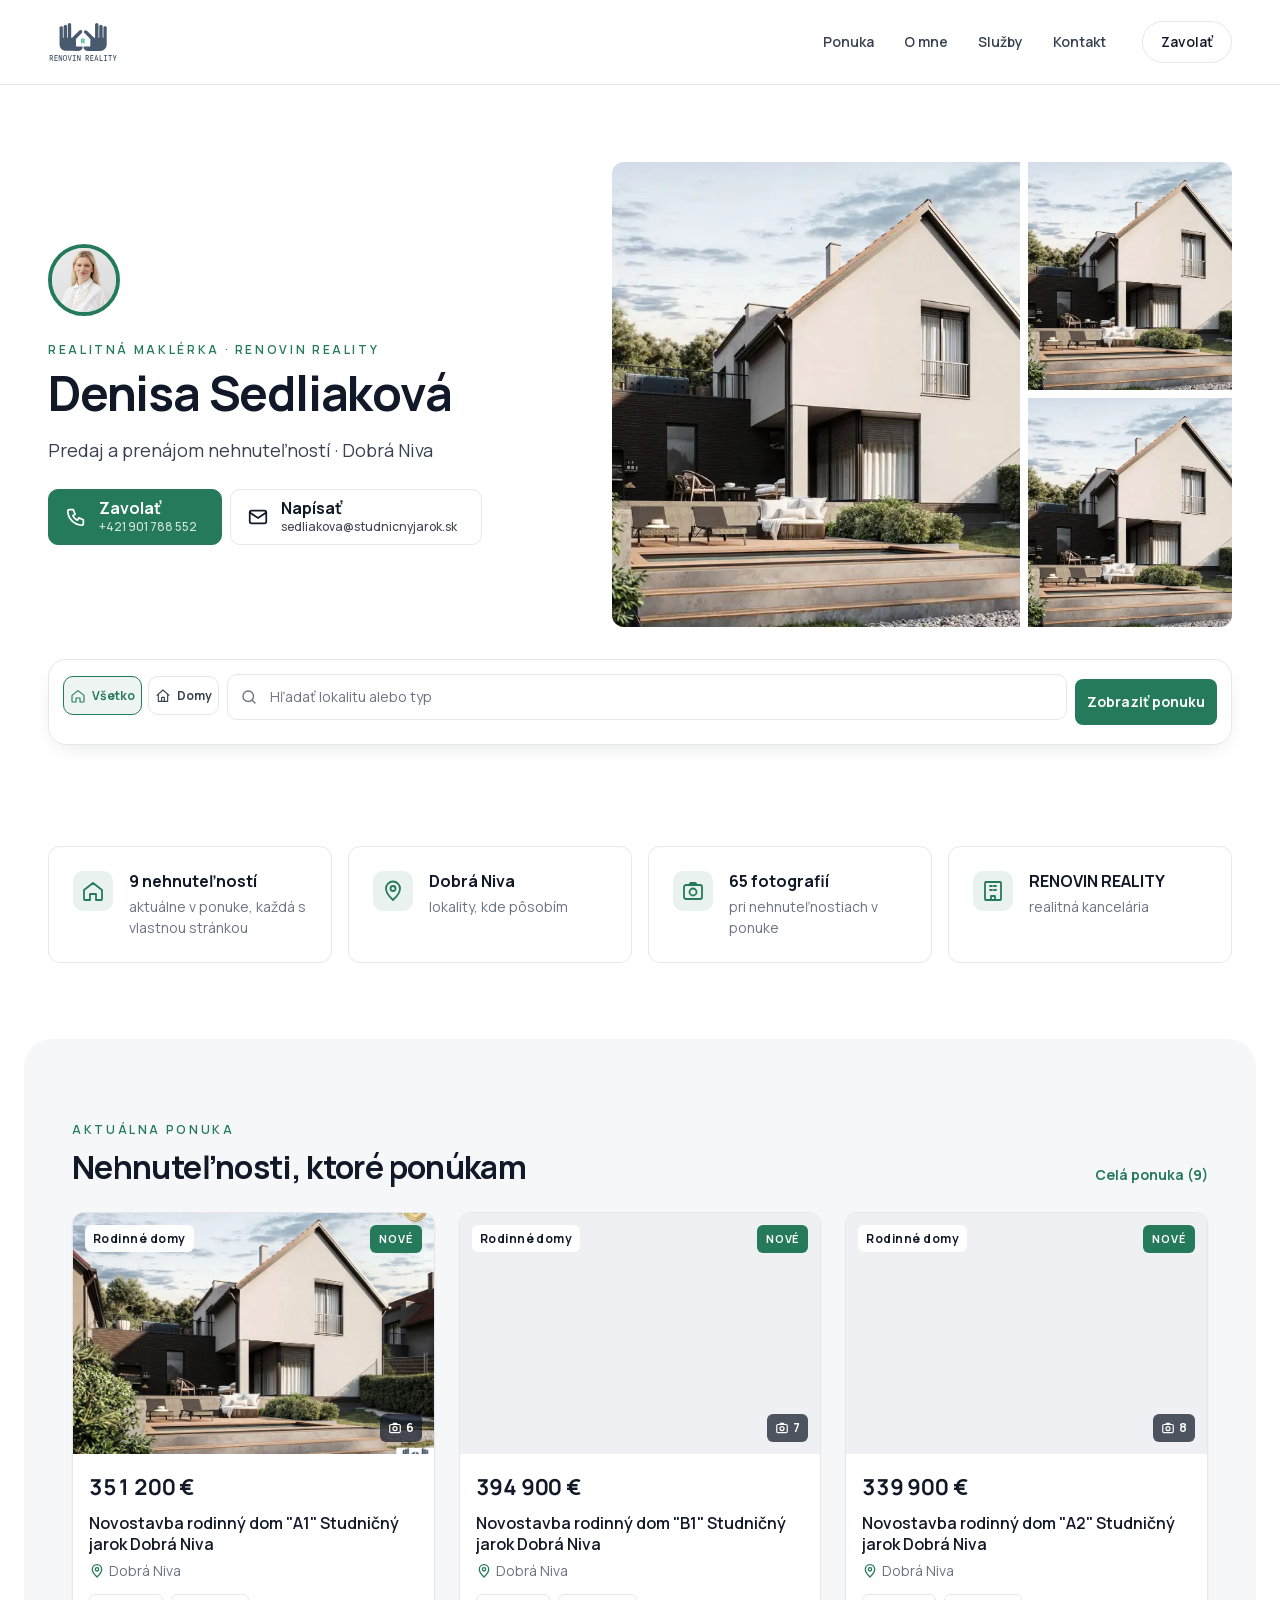
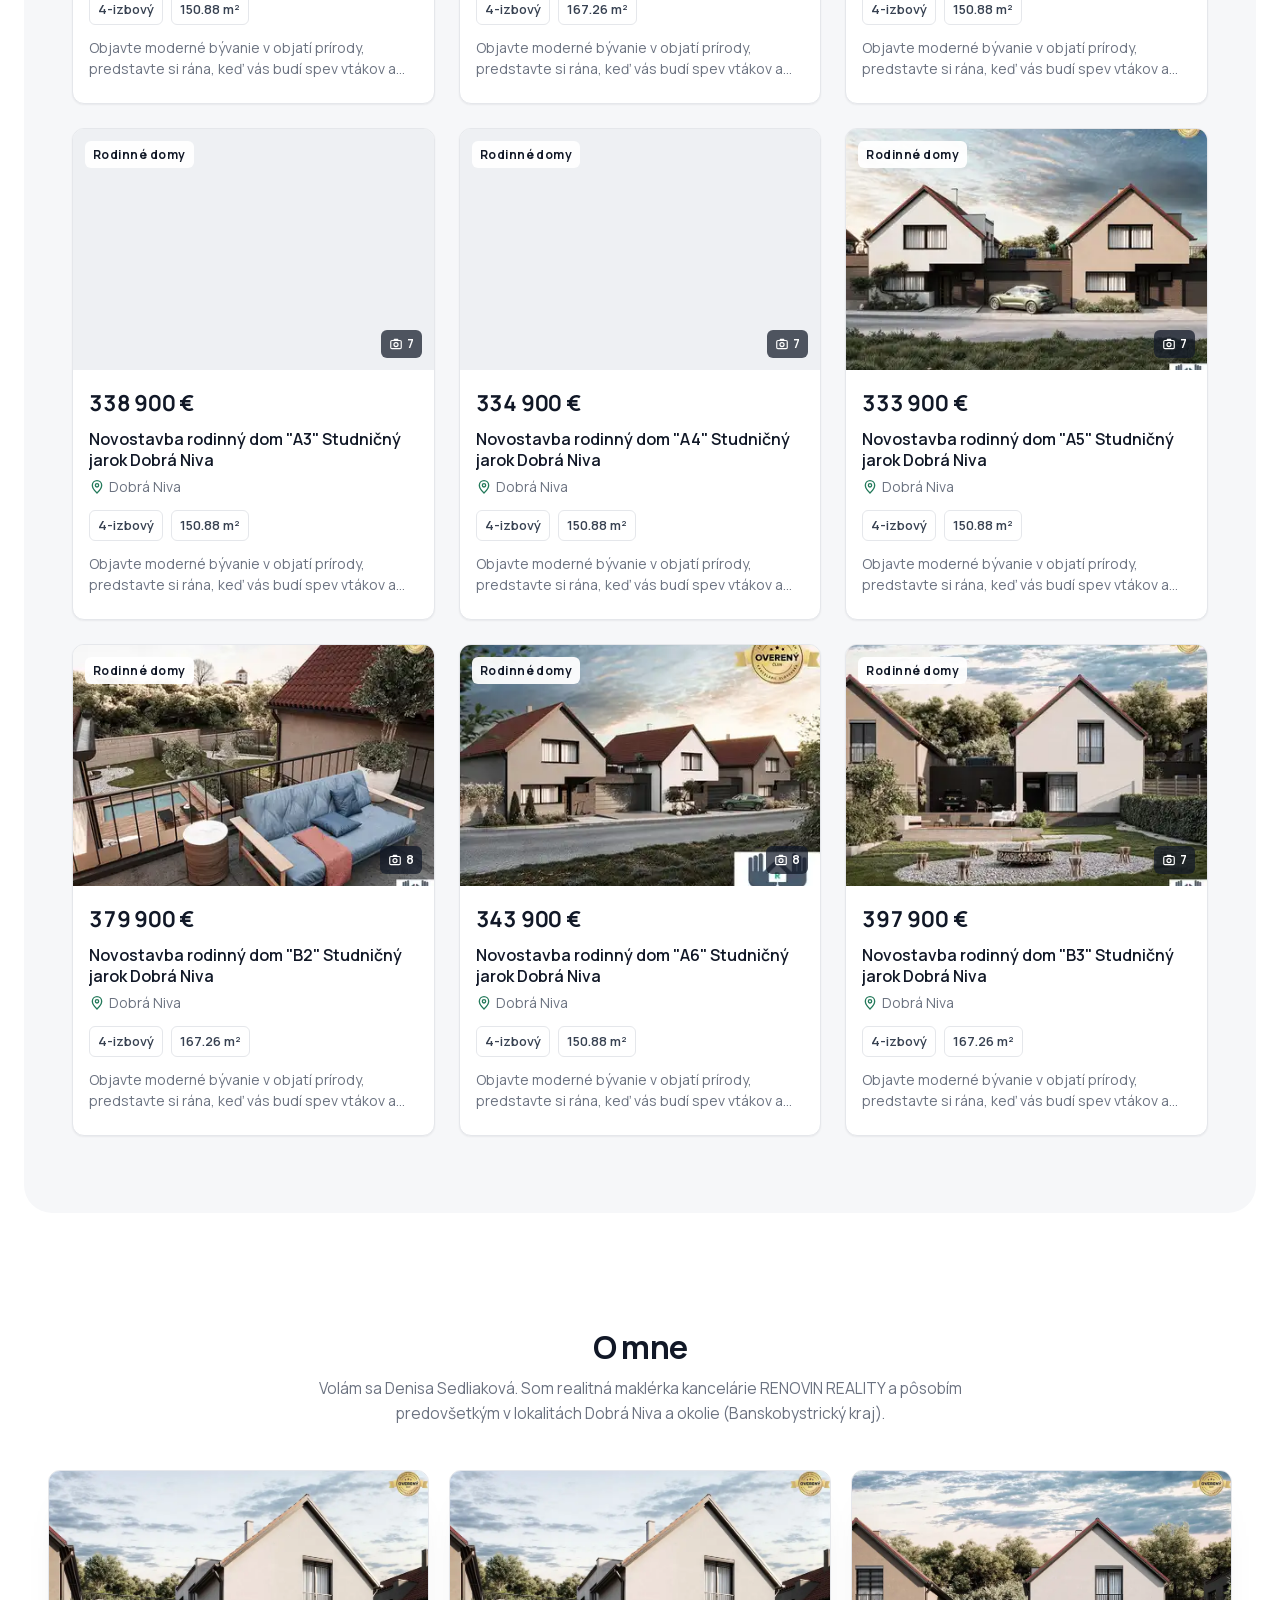
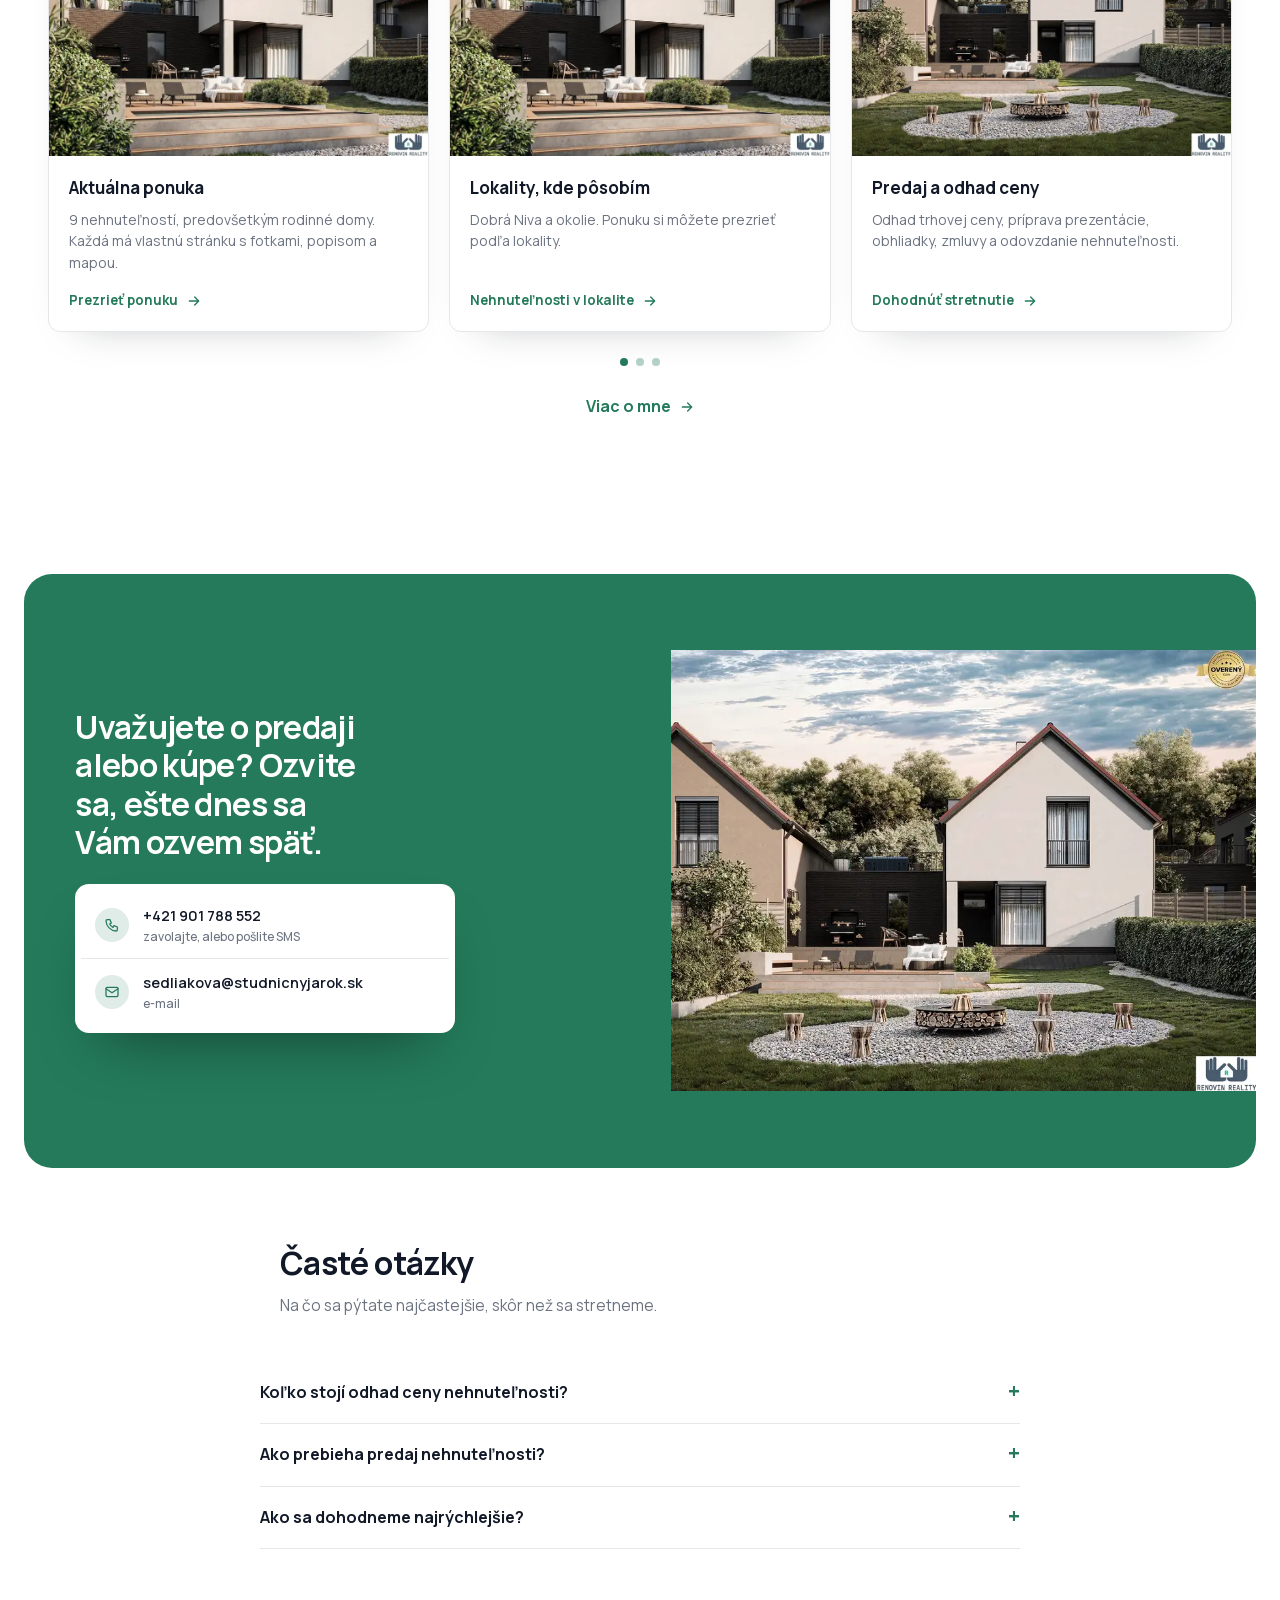
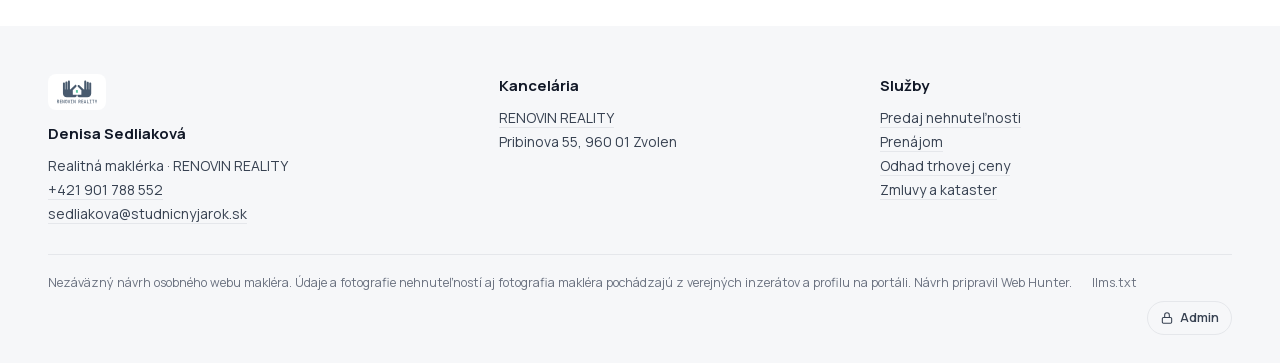
<file: denisa-sedliakova/index.html>
<!doctype html>
<html lang="sk"><head>
<meta charset="utf-8">
<meta name="viewport" content="width=device-width,initial-scale=1">
<title>Denisa Sedliaková | realitný maklér Dobrá Niva | RENOVIN REALITY</title>
<meta name="description" content="Denisa Sedliaková, realitný maklér kancelárie RENOVIN REALITY. Aktuálne 9 ponúk nehnuteľností, lokality Dobrá Niva a okolie. Predaj, prenájom, odhad ceny a ko">
<meta property="og:title" content="Denisa Sedliaková | realitný maklér Dobrá Niva | RENOVIN REALITY">
<meta property="og:description" content="Denisa Sedliaková, realitný maklér kancelárie RENOVIN REALITY. Aktuálne 9 ponúk nehnuteľností, lokality Dobrá Niva a okolie. Predaj, prenájom, odhad ceny a ko">
<meta property="og:type" content="profile">
<meta property="og:locale" content="sk_SK">
<meta property="og:image" content="assets/n/926059/00.webp">
<meta name="twitter:card" content="summary_large_image">
<meta name="robots" content="noindex">
<script type="application/ld+json">{"@context":"https://schema.org","@graph":[{"@type":"RealEstateAgent","name":"RENOVIN REALITY","url":"https://www.renovinreality.sk/","logo":"assets/logo.svg","telephone":"+421901788552","email":"projekt@renovin.sk","address":"Pribinova 55, 960 01 Zvolen"},{"@type":"Person","name":"Denisa Sedliaková","jobTitle":"Realitná maklérka","worksFor":{"@type":"RealEstateAgent","name":"RENOVIN REALITY"},"telephone":"+421901788552","email":"sedliakova@studnicnyjarok.sk","areaServed":[{"@type":"City","name":"Dobrá Niva"}]},{"@type":"ItemList","name":"Aktuálna ponuka nehnuteľností","numberOfItems":9,"itemListElement":[{"@type":"ListItem","position":1,"name":"Novostavba rodinný dom \"A1\" Studničný jarok Dobrá Niva"},{"@type":"ListItem","position":2,"name":"Novostavba rodinný dom \"B1\" Studničný jarok Dobrá Niva"},{"@type":"ListItem","position":3,"name":"Novostavba rodinný dom \"A2\" Studničný jarok Dobrá Niva"},{"@type":"ListItem","position":4,"name":"Novostavba rodinný dom \"A3\" Studničný jarok Dobrá Niva"},{"@type":"ListItem","position":5,"name":"Novostavba rodinný dom \"A4\" Studničný jarok Dobrá Niva"},{"@type":"ListItem","position":6,"name":"Novostavba rodinný dom \"A5\" Studničný jarok Dobrá Niva"},{"@type":"ListItem","position":7,"name":"Novostavba rodinný dom \"B2\" Studničný jarok Dobrá Niva"},{"@type":"ListItem","position":8,"name":"Novostavba rodinný dom \"A6\" Studničný jarok Dobrá Niva"},{"@type":"ListItem","position":9,"name":"Novostavba rodinný dom \"B3\" Studničný jarok Dobrá Niva"}]},{"@type":"FAQPage","mainEntity":[{"@type":"Question","name":"Koľko stojí odhad ceny nehnuteľnosti?","acceptedAnswer":{"@type":"Answer","text":"Odhad trhovej ceny vychádza z aktuálnych ponúk a predajov v lokalite, nie z cenníkových tabuliek. Podmienky Vám poviem pri prvom telefonáte."}},{"@type":"Question","name":"Ako prebieha predaj nehnuteľnosti?","acceptedAnswer":{"@type":"Answer","text":"Najprv obhliadka a odhad ceny, potom príprava prezentácie (fotografie, popis, inzercia), obhliadky so záujemcami, rezervačná zmluva, kúpna zmluva, návrh na vklad do katastra a odovzdanie nehnuteľnosti. O každom kroku viete vopred."}},{"@type":"Question","name":"Ako sa dohodneme najrýchlejšie?","acceptedAnswer":{"@type":"Answer","text":"Najrýchlejšie cez WhatsApp alebo telefón. Termín stretnutia alebo obhliadky dohodneme podľa Vás."}}]}]}</script>
<link rel="preload" href="assets/fonts/Manrope-latin-ext.woff2" as="font" type="font/woff2" crossorigin>
<link rel="stylesheet" href="assets/style.css">
<link rel="stylesheet" href="assets/makler.css">
<style>:root{--accent:#247a5b;--accent-deep:#0f3326}</style>
</head><body class="mk mk-uvod--svetla">
<div class="mk-page">

<div class="mk-svetla-hlava"><header class="mk-top mk-top--svetla" id="top"><div class="mk-in mk-top__in">
  <a class="mk-logo" href="./" aria-label="RENOVIN REALITY"><img src="assets/logo.svg" alt="RENOVIN REALITY"></a>
  <nav class="mk-nav" aria-label="Hlavná"><a href="nabidka/">Ponuka</a><a href="o-mne/">O mne</a><a href="sluzby/">Služby</a><a href="kontakt/">Kontakt</a></nav>
  <a class="mk-top__cta" href="tel:+421901788552">Zavolať</a>
  <button class="mk-burger" type="button" aria-label="Otvoriť menu" aria-expanded="false"><span></span></button>
</div></header></div>
<section class="mk-svetla" id="uvod"><div class="mk-in mk-svetla__in">
  <div class="mk-svetla__text">
    <div class="mk-hero__osoba mk-hero__osoba--portret"><div class="mk-portret"><img src="assets/portret.jpg" alt="Denisa Sedliaková" fetchpriority="high"><p><b>Denisa Sedliaková</b><span>Realitná maklérka</span></p></div></div>
    <p class="eyebrow">Realitná maklérka · RENOVIN REALITY</p>
    <h1>Denisa Sedliaková</h1>
    <p class="mk-svetla__pod">Predaj a prenájom nehnuteľností · Dobrá Niva</p>
    <div class="mk-cta mk-cta--svetla"><a class="mk-cta__b mk-cta__b--tel" href="tel:+421901788552"><svg viewBox="0 0 24 24" aria-hidden="true"><path d="M5 4h4l2 5-2.5 1.5a11 11 0 0 0 5 5L15 13l5 2v4a2 2 0 0 1-2 2A16 16 0 0 1 3 6a2 2 0 0 1 2-2"/></svg><span>Zavolať<small>+421 901 788 552</small></span></a><a class="mk-cta__b mk-cta__b--mail" href="mailto:sedliakova@studnicnyjarok.sk"><svg viewBox="0 0 24 24" aria-hidden="true"><rect x="3" y="5" width="18" height="14" rx="2"/><path d="m3 7 9 6 9-6"/></svg><span>Napísať<small>sedliakova@studnicnyjarok.sk</small></span></a></div>
  </div>
  <div class="mk-svetla__kolaz mk-svetla__kolaz--3"><img class="mk-svetla__f0" src="assets/n/926059/00.webp" srcset="assets/n/926059/00_m.webp 400w, assets/n/926059/00.webp 900w" sizes="(max-width: 860px) 100vw, 640px" width="900" height="675" alt="" fetchpriority="high" decoding="async"><img class="mk-svetla__f1" src="assets/n/926264/00.webp" srcset="assets/n/926264/00_m.webp 400w, assets/n/926264/00.webp 900w" sizes="(max-width: 860px) 100vw, 640px" width="900" height="675" alt="" loading="lazy" decoding="async"><img class="mk-svetla__f2" src="assets/n/975377/00.webp" srcset="assets/n/975377/00_m.webp 400w, assets/n/975377/00.webp 900w" sizes="(max-width: 860px) 100vw, 640px" width="900" height="675" alt="" loading="lazy" decoding="async"></div>
</div>
<div class="mk-in"><form class="mk-hledani" id="hledani" role="search" aria-label="Hľadanie v ponuke" action="nabidka/" method="get">
  <div class="mk-hledani__taby"><button type="button" class="mk-tab is-on" data-typ=""><svg viewBox="0 0 24 24" aria-hidden="true"><path d="M3 11l9-7 9 7v9a1 1 0 0 1-1 1h-5v-6H9v6H4a1 1 0 0 1-1-1z"/></svg>Všetko</button><button type="button" class="mk-tab" data-typ="dum"><svg viewBox="0 0 24 24" aria-hidden="true"><path d="M3 11l9-8 9 8"/><path d="M5 10v10h14V10"/><path d="M10 20v-6h4v6"/></svg>Domy</button></div>
  <label class="mk-hledani__pole"><svg viewBox="0 0 24 24" aria-hidden="true"><circle cx="11" cy="11" r="7"/><path d="m20 20-3.5-3.5"/></svg>
    <input type="search" name="q" placeholder="Hľadať lokalitu alebo typ" autocomplete="off" aria-label="Hľadať v ponuke"></label>
  <button type="submit" class="mk-hledani__btn">Zobraziť ponuku</button>
</form></div></section>

<main>
<section class="mk-vyhody"><div class="mk-in"><ul><li><svg viewBox="0 0 24 24" aria-hidden="true"><path d="M3 11l9-7 9 7v9a1 1 0 0 1-1 1h-5v-6H9v6H4a1 1 0 0 1-1-1z"/></svg><span><b>9 nehnuteľností</b>aktuálne v ponuke, každá s vlastnou stránkou</span></li><li><svg viewBox="0 0 24 24" aria-hidden="true"><path d="M12 21s-7-6.2-7-11.5a7 7 0 0 1 14 0C19 14.8 12 21 12 21z"/><circle cx="12" cy="9.5" r="2.5"/></svg><span><b>Dobrá Niva</b>lokality, kde pôsobím</span></li><li><svg viewBox="0 0 24 24" aria-hidden="true"><rect x="3" y="6" width="18" height="14" rx="2"/><circle cx="12" cy="13" r="3.5"/><path d="M8 6l1.5-2h5L16 6"/></svg><span><b>65 fotografií</b>pri nehnuteľnostiach v ponuke</span></li><li><svg viewBox="0 0 24 24" aria-hidden="true"><rect x="4" y="3" width="16" height="18" rx="1"/><path d="M9 7h2M13 7h2M9 11h2M13 11h2M10 21v-4h4v4"/></svg><span><b>RENOVIN REALITY</b>realitná kancelária</span></li></ul></div></section>
<section id="nabidka" class="mk-nabidka rv"><div class="mk-in">
  <div class="mk-sec-h"><div><span class="eyebrow">Aktuálna ponuka</span><h2>Nehnuteľnosti, ktoré ponúkam</h2></div>
    <a class="dt-vse" href="nabidka/">Celá ponuka (9)</a></div>
  <div class="mk-mriz"><a class="mk-karta" href="novostavba-rodinny-dom-a1-studnicny-jarok-dobra-ni-926059/" data-typ="dum" data-tr="ostatni" data-cena="351200" data-obec="Dobrá Niva" data-datum="2026-10-19" data-text="novostavba rodinný dom &quot;a1&quot; studničný jarok dobrá niva dobrá niva">
  <span class="mk-karta__foto"><img src="assets/n/926059/00.webp" srcset="assets/n/926059/00_m.webp 400w, assets/n/926059/00.webp 900w" sizes="(max-width: 700px) 100vw, 400px" width="900" height="675" alt="Novostavba rodinný dom &quot;A1&quot; Studničný jarok Dobrá Niva" loading="lazy" decoding="async"><span class="mk-karta__stitek">Rodinné domy</span><span class="mk-karta__nove">Nové</span><span class="mk-karta__pocet"><svg viewBox="0 0 24 24" aria-hidden="true"><rect x="3" y="6" width="18" height="14" rx="2"/><circle cx="12" cy="13" r="3.5"/><path d="M8 6l1.5-2h5L16 6"/></svg>6</span></span>
  <span class="mk-karta__telo"><span class="mk-karta__cena">351 200 €</span><b>Novostavba rodinný dom &quot;A1&quot; Studničný jarok Dobrá Niva</b>
    <span class="mk-karta__misto"><svg viewBox="0 0 24 24" aria-hidden="true"><path d="M12 21s-7-6.2-7-11.5a7 7 0 0 1 14 0C19 14.8 12 21 12 21z"/><circle cx="12" cy="9.5" r="2.5"/></svg>Dobrá Niva</span>
    <span class="mk-karta__chipy"><span>4-izbový</span><span>150.88 m²</span></span>
    <span class="mk-karta__popis">Objavte moderné bývanie v objatí prírody, predstavte si rána, keď vás budí spev vtákov a vôňa čerstvého vzduchu - objavte Studničný jarok. Deti sa…</span></span>
</a><a class="mk-karta" href="novostavba-rodinny-dom-b1-studnicny-jarok-dobra-ni-926264/" data-typ="dum" data-tr="ostatni" data-cena="394900" data-obec="Dobrá Niva" data-datum="2026-10-19" data-text="novostavba rodinný dom &quot;b1&quot; studničný jarok dobrá niva dobrá niva">
  <span class="mk-karta__foto"><img src="assets/n/926264/00.webp" srcset="assets/n/926264/00_m.webp 400w, assets/n/926264/00.webp 900w" sizes="(max-width: 700px) 100vw, 400px" width="900" height="675" alt="Novostavba rodinný dom &quot;B1&quot; Studničný jarok Dobrá Niva" loading="lazy" decoding="async"><span class="mk-karta__stitek">Rodinné domy</span><span class="mk-karta__nove">Nové</span><span class="mk-karta__pocet"><svg viewBox="0 0 24 24" aria-hidden="true"><rect x="3" y="6" width="18" height="14" rx="2"/><circle cx="12" cy="13" r="3.5"/><path d="M8 6l1.5-2h5L16 6"/></svg>7</span></span>
  <span class="mk-karta__telo"><span class="mk-karta__cena">394 900 €</span><b>Novostavba rodinný dom &quot;B1&quot; Studničný jarok Dobrá Niva</b>
    <span class="mk-karta__misto"><svg viewBox="0 0 24 24" aria-hidden="true"><path d="M12 21s-7-6.2-7-11.5a7 7 0 0 1 14 0C19 14.8 12 21 12 21z"/><circle cx="12" cy="9.5" r="2.5"/></svg>Dobrá Niva</span>
    <span class="mk-karta__chipy"><span>4-izbový</span><span>167.26 m²</span></span>
    <span class="mk-karta__popis">Objavte moderné bývanie v objatí prírody, predstavte si rána, keď vás budí spev vtákov a vôňa čerstvého vzduchu - objavte Studničný jarok. Deti sa…</span></span>
</a><a class="mk-karta" href="novostavba-rodinny-dom-a2-studnicny-jarok-dobra-ni-975377/" data-typ="dum" data-tr="ostatni" data-cena="339900" data-obec="Dobrá Niva" data-datum="2026-10-19" data-text="novostavba rodinný dom &quot;a2&quot; studničný jarok dobrá niva dobrá niva">
  <span class="mk-karta__foto"><img src="assets/n/975377/00.webp" srcset="assets/n/975377/00_m.webp 400w, assets/n/975377/00.webp 900w" sizes="(max-width: 700px) 100vw, 400px" width="900" height="675" alt="Novostavba rodinný dom &quot;A2&quot; Studničný jarok Dobrá Niva" loading="lazy" decoding="async"><span class="mk-karta__stitek">Rodinné domy</span><span class="mk-karta__nove">Nové</span><span class="mk-karta__pocet"><svg viewBox="0 0 24 24" aria-hidden="true"><rect x="3" y="6" width="18" height="14" rx="2"/><circle cx="12" cy="13" r="3.5"/><path d="M8 6l1.5-2h5L16 6"/></svg>8</span></span>
  <span class="mk-karta__telo"><span class="mk-karta__cena">339 900 €</span><b>Novostavba rodinný dom &quot;A2&quot; Studničný jarok Dobrá Niva</b>
    <span class="mk-karta__misto"><svg viewBox="0 0 24 24" aria-hidden="true"><path d="M12 21s-7-6.2-7-11.5a7 7 0 0 1 14 0C19 14.8 12 21 12 21z"/><circle cx="12" cy="9.5" r="2.5"/></svg>Dobrá Niva</span>
    <span class="mk-karta__chipy"><span>4-izbový</span><span>150.88 m²</span></span>
    <span class="mk-karta__popis">Objavte moderné bývanie v objatí prírody, predstavte si rána, keď vás budí spev vtákov a vôňa čerstvého vzduchu - objavte Studničný jarok. Deti sa…</span></span>
</a><a class="mk-karta" href="novostavba-rodinny-dom-a3-studnicny-jarok-dobra-ni-975380/" data-typ="dum" data-tr="ostatni" data-cena="338900" data-obec="Dobrá Niva" data-datum="2026-10-19" data-text="novostavba rodinný dom &quot;a3&quot; studničný jarok dobrá niva dobrá niva">
  <span class="mk-karta__foto"><img src="assets/n/975380/00.webp" srcset="assets/n/975380/00_m.webp 400w, assets/n/975380/00.webp 900w" sizes="(max-width: 700px) 100vw, 400px" width="900" height="675" alt="Novostavba rodinný dom &quot;A3&quot; Studničný jarok Dobrá Niva" loading="lazy" decoding="async"><span class="mk-karta__stitek">Rodinné domy</span><span class="mk-karta__pocet"><svg viewBox="0 0 24 24" aria-hidden="true"><rect x="3" y="6" width="18" height="14" rx="2"/><circle cx="12" cy="13" r="3.5"/><path d="M8 6l1.5-2h5L16 6"/></svg>7</span></span>
  <span class="mk-karta__telo"><span class="mk-karta__cena">338 900 €</span><b>Novostavba rodinný dom &quot;A3&quot; Studničný jarok Dobrá Niva</b>
    <span class="mk-karta__misto"><svg viewBox="0 0 24 24" aria-hidden="true"><path d="M12 21s-7-6.2-7-11.5a7 7 0 0 1 14 0C19 14.8 12 21 12 21z"/><circle cx="12" cy="9.5" r="2.5"/></svg>Dobrá Niva</span>
    <span class="mk-karta__chipy"><span>4-izbový</span><span>150.88 m²</span></span>
    <span class="mk-karta__popis">Objavte moderné bývanie v objatí prírody, predstavte si rána, keď vás budí spev vtákov a vôňa čerstvého vzduchu - objavte Studničný jarok. Deti sa…</span></span>
</a><a class="mk-karta" href="novostavba-rodinny-dom-a4-studnicny-jarok-dobra-ni-975382/" data-typ="dum" data-tr="ostatni" data-cena="334900" data-obec="Dobrá Niva" data-datum="2026-10-19" data-text="novostavba rodinný dom &quot;a4&quot; studničný jarok dobrá niva dobrá niva">
  <span class="mk-karta__foto"><img src="assets/n/975382/00.webp" srcset="assets/n/975382/00_m.webp 400w, assets/n/975382/00.webp 900w" sizes="(max-width: 700px) 100vw, 400px" width="900" height="675" alt="Novostavba rodinný dom &quot;A4&quot; Studničný jarok Dobrá Niva" loading="lazy" decoding="async"><span class="mk-karta__stitek">Rodinné domy</span><span class="mk-karta__pocet"><svg viewBox="0 0 24 24" aria-hidden="true"><rect x="3" y="6" width="18" height="14" rx="2"/><circle cx="12" cy="13" r="3.5"/><path d="M8 6l1.5-2h5L16 6"/></svg>7</span></span>
  <span class="mk-karta__telo"><span class="mk-karta__cena">334 900 €</span><b>Novostavba rodinný dom &quot;A4&quot; Studničný jarok Dobrá Niva</b>
    <span class="mk-karta__misto"><svg viewBox="0 0 24 24" aria-hidden="true"><path d="M12 21s-7-6.2-7-11.5a7 7 0 0 1 14 0C19 14.8 12 21 12 21z"/><circle cx="12" cy="9.5" r="2.5"/></svg>Dobrá Niva</span>
    <span class="mk-karta__chipy"><span>4-izbový</span><span>150.88 m²</span></span>
    <span class="mk-karta__popis">Objavte moderné bývanie v objatí prírody, predstavte si rána, keď vás budí spev vtákov a vôňa čerstvého vzduchu - objavte Studničný jarok. Deti sa…</span></span>
</a><a class="mk-karta" href="novostavba-rodinny-dom-a5-studnicny-jarok-dobra-ni-975383/" data-typ="dum" data-tr="ostatni" data-cena="333900" data-obec="Dobrá Niva" data-datum="2026-10-19" data-text="novostavba rodinný dom &quot;a5&quot; studničný jarok dobrá niva dobrá niva">
  <span class="mk-karta__foto"><img src="assets/n/975383/00.webp" srcset="assets/n/975383/00_m.webp 400w, assets/n/975383/00.webp 900w" sizes="(max-width: 700px) 100vw, 400px" width="900" height="675" alt="Novostavba rodinný dom &quot;A5&quot; Studničný jarok Dobrá Niva" loading="lazy" decoding="async"><span class="mk-karta__stitek">Rodinné domy</span><span class="mk-karta__pocet"><svg viewBox="0 0 24 24" aria-hidden="true"><rect x="3" y="6" width="18" height="14" rx="2"/><circle cx="12" cy="13" r="3.5"/><path d="M8 6l1.5-2h5L16 6"/></svg>7</span></span>
  <span class="mk-karta__telo"><span class="mk-karta__cena">333 900 €</span><b>Novostavba rodinný dom &quot;A5&quot; Studničný jarok Dobrá Niva</b>
    <span class="mk-karta__misto"><svg viewBox="0 0 24 24" aria-hidden="true"><path d="M12 21s-7-6.2-7-11.5a7 7 0 0 1 14 0C19 14.8 12 21 12 21z"/><circle cx="12" cy="9.5" r="2.5"/></svg>Dobrá Niva</span>
    <span class="mk-karta__chipy"><span>4-izbový</span><span>150.88 m²</span></span>
    <span class="mk-karta__popis">Objavte moderné bývanie v objatí prírody, predstavte si rána, keď vás budí spev vtákov a vôňa čerstvého vzduchu - objavte Studničný jarok. Deti sa…</span></span>
</a><a class="mk-karta" href="novostavba-rodinny-dom-b2-studnicny-jarok-dobra-ni-975385/" data-typ="dum" data-tr="ostatni" data-cena="379900" data-obec="Dobrá Niva" data-datum="2026-10-19" data-text="novostavba rodinný dom &quot;b2&quot; studničný jarok dobrá niva dobrá niva">
  <span class="mk-karta__foto"><img src="assets/n/975385/00.webp" srcset="assets/n/975385/00_m.webp 400w, assets/n/975385/00.webp 900w" sizes="(max-width: 700px) 100vw, 400px" width="900" height="675" alt="Novostavba rodinný dom &quot;B2&quot; Studničný jarok Dobrá Niva" loading="lazy" decoding="async"><span class="mk-karta__stitek">Rodinné domy</span><span class="mk-karta__pocet"><svg viewBox="0 0 24 24" aria-hidden="true"><rect x="3" y="6" width="18" height="14" rx="2"/><circle cx="12" cy="13" r="3.5"/><path d="M8 6l1.5-2h5L16 6"/></svg>8</span></span>
  <span class="mk-karta__telo"><span class="mk-karta__cena">379 900 €</span><b>Novostavba rodinný dom &quot;B2&quot; Studničný jarok Dobrá Niva</b>
    <span class="mk-karta__misto"><svg viewBox="0 0 24 24" aria-hidden="true"><path d="M12 21s-7-6.2-7-11.5a7 7 0 0 1 14 0C19 14.8 12 21 12 21z"/><circle cx="12" cy="9.5" r="2.5"/></svg>Dobrá Niva</span>
    <span class="mk-karta__chipy"><span>4-izbový</span><span>167.26 m²</span></span>
    <span class="mk-karta__popis">Objavte moderné bývanie v objatí prírody, predstavte si rána, keď vás budí spev vtákov a vôňa čerstvého vzduchu - objavte Studničný jarok. Deti sa…</span></span>
</a><a class="mk-karta" href="novostavba-rodinny-dom-a6-studnicny-jarok-dobra-ni-975384/" data-typ="dum" data-tr="ostatni" data-cena="343900" data-obec="Dobrá Niva" data-datum="2026-10-19" data-text="novostavba rodinný dom &quot;a6&quot; studničný jarok dobrá niva dobrá niva">
  <span class="mk-karta__foto"><img src="assets/n/975384/00.webp" srcset="assets/n/975384/00_m.webp 400w, assets/n/975384/00.webp 840w" sizes="(max-width: 700px) 100vw, 400px" width="840" height="630" alt="Novostavba rodinný dom &quot;A6&quot; Studničný jarok Dobrá Niva" loading="lazy" decoding="async"><span class="mk-karta__stitek">Rodinné domy</span><span class="mk-karta__pocet"><svg viewBox="0 0 24 24" aria-hidden="true"><rect x="3" y="6" width="18" height="14" rx="2"/><circle cx="12" cy="13" r="3.5"/><path d="M8 6l1.5-2h5L16 6"/></svg>8</span></span>
  <span class="mk-karta__telo"><span class="mk-karta__cena">343 900 €</span><b>Novostavba rodinný dom &quot;A6&quot; Studničný jarok Dobrá Niva</b>
    <span class="mk-karta__misto"><svg viewBox="0 0 24 24" aria-hidden="true"><path d="M12 21s-7-6.2-7-11.5a7 7 0 0 1 14 0C19 14.8 12 21 12 21z"/><circle cx="12" cy="9.5" r="2.5"/></svg>Dobrá Niva</span>
    <span class="mk-karta__chipy"><span>4-izbový</span><span>150.88 m²</span></span>
    <span class="mk-karta__popis">Objavte moderné bývanie v objatí prírody, predstavte si rána, keď vás budí spev vtákov a vôňa čerstvého vzduchu - objavte Studničný jarok. Deti sa…</span></span>
</a><a class="mk-karta" href="novostavba-rodinny-dom-b3-studnicny-jarok-dobra-ni-975387/" data-typ="dum" data-tr="ostatni" data-cena="397900" data-obec="Dobrá Niva" data-datum="2026-10-19" data-text="novostavba rodinný dom &quot;b3&quot; studničný jarok dobrá niva dobrá niva">
  <span class="mk-karta__foto"><img src="assets/n/975387/00.webp" srcset="assets/n/975387/00_m.webp 400w, assets/n/975387/00.webp 900w" sizes="(max-width: 700px) 100vw, 400px" width="900" height="675" alt="Novostavba rodinný dom &quot;B3&quot; Studničný jarok Dobrá Niva" loading="lazy" decoding="async"><span class="mk-karta__stitek">Rodinné domy</span><span class="mk-karta__pocet"><svg viewBox="0 0 24 24" aria-hidden="true"><rect x="3" y="6" width="18" height="14" rx="2"/><circle cx="12" cy="13" r="3.5"/><path d="M8 6l1.5-2h5L16 6"/></svg>7</span></span>
  <span class="mk-karta__telo"><span class="mk-karta__cena">397 900 €</span><b>Novostavba rodinný dom &quot;B3&quot; Studničný jarok Dobrá Niva</b>
    <span class="mk-karta__misto"><svg viewBox="0 0 24 24" aria-hidden="true"><path d="M12 21s-7-6.2-7-11.5a7 7 0 0 1 14 0C19 14.8 12 21 12 21z"/><circle cx="12" cy="9.5" r="2.5"/></svg>Dobrá Niva</span>
    <span class="mk-karta__chipy"><span>4-izbový</span><span>167.26 m²</span></span>
    <span class="mk-karta__popis">Objavte moderné bývanie v objatí prírody, predstavte si rána, keď vás budí spev vtákov a vôňa čerstvého vzduchu - objavte Studničný jarok. Deti sa…</span></span>
</a></div>
  <p class="mk-prazdno" hidden>Tomuto výberu zatiaľ nezodpovedá žiadna ponuka. Napíšte mi, čo hľadáte.</p>
</div></section>

<section id="o-mne" class="mk-omne rv"><div class="mk-in">
  <div class="mk-nadpis"><h2>O mne</h2><p>Volám sa Denisa Sedliaková. Som realitná maklérka kancelárie RENOVIN REALITY a pôsobím predovšetkým v lokalitách Dobrá Niva a okolie (Banskobystrický kraj).</p></div>
  <div class="mk-karty"><article class="mk-kart"><span class="mk-kart__foto"><img src="assets/n/926264/00.webp" alt="" loading="lazy"></span><div class="mk-kart__telo"><b>Aktuálna ponuka</b><p>9 nehnuteľností, predovšetkým rodinné domy. Každá má vlastnú stránku s fotkami, popisom a mapou.</p><a class="mk-kart__odkaz" href="nabidka/">Prezrieť ponuku<svg viewBox="0 0 24 24" aria-hidden="true"><path d="M5 12h14M13 6l6 6-6 6"/></svg></a></div></article><article class="mk-kart"><span class="mk-kart__foto"><img src="assets/n/975377/00.webp" alt="" loading="lazy"></span><div class="mk-kart__telo"><b>Lokality, kde pôsobím</b><p>Dobrá Niva a okolie. Ponuku si môžete prezrieť podľa lokality.</p><a class="mk-kart__odkaz" href="nabidka/">Nehnuteľnosti v lokalite<svg viewBox="0 0 24 24" aria-hidden="true"><path d="M5 12h14M13 6l6 6-6 6"/></svg></a></div></article><article class="mk-kart"><span class="mk-kart__foto"><img src="assets/n/975380/00.webp" alt="" loading="lazy"></span><div class="mk-kart__telo"><b>Predaj a odhad ceny</b><p>Odhad trhovej ceny, príprava prezentácie, obhliadky, zmluvy a odovzdanie nehnuteľnosti.</p><a class="mk-kart__odkaz" href="tel:+421901788552">Dohodnúť stretnutie<svg viewBox="0 0 24 24" aria-hidden="true"><path d="M5 12h14M13 6l6 6-6 6"/></svg></a></div></article></div>
  <div class="mk-tecky" aria-hidden="true"><i></i><i></i><i></i></div>
  <p class="mk-vice"><a href="o-mne/">Viac o mne<svg viewBox="0 0 24 24" aria-hidden="true"><path d="M5 12h14M13 6l6 6-6 6"/></svg></a></p>
</div></section>

<section id="sluzby" class="mk-pas rv">
  <div class="mk-pas__text"><h2>Uvažujete o predaji alebo kúpe? Ozvite sa, ešte dnes sa Vám ozvem späť.</h2>
    <div class="mk-pas__karta"><a href="tel:+421901788552"><span class="mk-pas__ik"><svg viewBox="0 0 24 24"><path d="M5 4h4l2 5-2.5 1.5a11 11 0 0 0 5 5L15 13l5 2v4a2 2 0 0 1-2 2A16 16 0 0 1 3 6a2 2 0 0 1 2-2"/></svg></span><span>+421 901 788 552<small>zavolajte, alebo pošlite SMS</small></span></a><a href="mailto:sedliakova@studnicnyjarok.sk"><span class="mk-pas__ik"><svg viewBox="0 0 24 24"><rect x="3" y="5" width="18" height="14" rx="2"/><path d="m3 7 9 6 9-6"/></svg></span><span>sedliakova@studnicnyjarok.sk<small>e-mail</small></span></a></div></div>
  <img class="mk-pas__foto" src="assets/n/975382/00.webp" alt="" loading="lazy">
</section>
<section id="faq" class="rv"><div class="mk-in">
  <div class="mk-nadpis"><h2>Časté otázky</h2><p>Na čo sa pýtate najčastejšie, skôr než sa stretneme.</p></div>
  <div class="mk-faq"><details><summary>Koľko stojí odhad ceny nehnuteľnosti?</summary><p>Odhad trhovej ceny vychádza z aktuálnych ponúk a predajov v lokalite, nie z cenníkových tabuliek. Podmienky Vám poviem pri prvom telefonáte.</p></details><details><summary>Ako prebieha predaj nehnuteľnosti?</summary><p>Najprv obhliadka a odhad ceny, potom príprava prezentácie (fotografie, popis, inzercia), obhliadky so záujemcami, rezervačná zmluva, kúpna zmluva, návrh na vklad do katastra a odovzdanie nehnuteľnosti. O každom kroku viete vopred.</p></details><details><summary>Ako sa dohodneme najrýchlejšie?</summary><p>Najrýchlejšie cez WhatsApp alebo telefón. Termín stretnutia alebo obhliadky dohodneme podľa Vás.</p></details></div>
</div></section>
</main>
<footer id="kontakt" class="mk-pata"><div class="mk-in">
  <div class="mk-pata__grid">
    <div><img class="mk-pata__logo" src="assets/logo.svg" alt="RENOVIN REALITY" loading="lazy"><b>Denisa Sedliaková</b><p>Realitná maklérka · RENOVIN REALITY</p>
      <ul><li><a href="tel:+421901788552">+421 901 788 552</a></li><li><a href="mailto:sedliakova@studnicnyjarok.sk">sedliakova@studnicnyjarok.sk</a></li></ul></div>
    <div><b>Kancelária</b><ul><li><a href="https://www.renovinreality.sk/" target=_blank rel=noopener>RENOVIN REALITY</a></li><li>Pribinova 55, 960 01 Zvolen</li></ul></div>
    <div><b>Služby</b><ul><li><a href="sluzby/">Predaj nehnuteľnosti</a></li><li><a href="sluzby/">Prenájom</a></li><li><a href="sluzby/">Odhad trhovej ceny</a></li><li><a href="sluzby/">Zmluvy a kataster</a></li></ul></div>
  </div>
  <div class="mk-pata__dole"><span>Nezáväzný návrh osobného webu makléra. Údaje a fotografie nehnuteľností aj fotografia makléra pochádzajú z verejných inzerátov a profilu na portáli. Návrh pripravil Web Hunter.</span><a href="llms.txt">llms.txt</a>
    <a class="mk-admin" href="admin/"><svg viewBox="0 0 24 24" aria-hidden="true"><rect x="4" y="11" width="16" height="10" rx="2"/><path d="M8 11V7a4 4 0 0 1 8 0v4"/></svg>Admin</a></div>
</div></footer>
<nav class="mk-lista" aria-label="Rýchly kontakt"><a href="tel:+421901788552"><svg viewBox="0 0 24 24" aria-hidden="true"><path d="M5 4h4l2 5-2.5 1.5a11 11 0 0 0 5 5L15 13l5 2v4a2 2 0 0 1-2 2A16 16 0 0 1 3 6a2 2 0 0 1 2-2"/></svg>Zavolať</a><a href="mailto:sedliakova@studnicnyjarok.sk"><svg viewBox="0 0 24 24" aria-hidden="true"><rect x="3" y="5" width="18" height="14" rx="2"/><path d="m3 7 9 6 9-6"/></svg>Napísať</a></nav>
</div>
<script>
(function(){
var top=document.querySelector('.mk-top'),burger=document.querySelector('.mk-burger'),hero=document.querySelector('.mk-hero');
if(top&&hero){var prah=0;function lista(){if(!prah)prah=hero.offsetHeight-120;top.classList.toggle('on',window.scrollY>prah)}
  lista();addEventListener('scroll',lista,{passive:true})}
addEventListener('error',function(e){var t=e.target;if(t&&t.tagName==='IMG'){t.classList.add('is-broken');if(t.parentNode)t.parentNode.classList.add('bez-fotky')}},true);
var mapa=document.querySelector('[data-mapa]');
if(mapa){var vrstva=mapa.querySelector('.mk-mapa__dlazdice');function skal(){var w=mapa.clientWidth,W=parseInt(vrstva.style.width,10)||1;vrstva.style.transform='scale('+(w/W)+')'}
  skal();addEventListener('resize',skal);var nacti=function(){mapa.classList.add('is-on');mapa.querySelectorAll('img[data-src]').forEach(function(i){i.onload=function(){i.classList.add('is-on')};i.src=i.dataset.src;i.removeAttribute('data-src')})};
  if('IntersectionObserver' in window){new IntersectionObserver(function(es,o){if(es[0].isIntersecting){nacti();o.disconnect()}},{rootMargin:'400px'}).observe(mapa)}else nacti()}
var razeni=document.querySelector('.mk-razeni');
if(razeni){razeni.addEventListener('change',function(){var m=document.querySelector('.mk-mriz'),k=[].slice.call(m.querySelectorAll('.mk-karta')),v=razeni.value;
  k.sort(function(a,b){if(v==='cena-asc')return (+a.dataset.cena||9e15)-(+b.dataset.cena||9e15);if(v==='cena-desc')return (+b.dataset.cena)-(+a.dataset.cena);return (b.dataset.datum||'').localeCompare(a.dataset.datum||'')});
  k.forEach(function(x){m.appendChild(x)})})}
if(burger){burger.addEventListener('click',function(){var o=top.classList.toggle('menu');
  burger.setAttribute('aria-expanded',o?'true':'false')});
  top.querySelectorAll('.mk-nav a').forEach(function(a){a.addEventListener('click',function(){
    top.classList.remove('menu');burger.setAttribute('aria-expanded','false')})})}
document.querySelectorAll('.rv').forEach(function(el){el.classList.add('in')});
var qs=new URLSearchParams(location.search),stav={typ:qs.get('typ')||'',tr:'',q:qs.get('q')||''},karty=[].slice.call(document.querySelectorAll('.mk-karta')),
  pocet=document.querySelector('[data-pocet]'),prazdno=document.querySelector('.mk-prazdno'),
  form=document.getElementById('hledani'),pole=form?form.querySelector('input'):null;
function norm(s){return (s||'').toLowerCase().normalize('NFD').replace(/[̀-ͯ]/g,'')}
stav.min=0;stav.max=0;stav.lok='';
function filtr(){var n=0,q=norm(stav.q);karty.forEach(function(k){var c=+k.dataset.cena||0,ok=(!stav.typ||k.dataset.typ===stav.typ)&&
  (!stav.tr||k.dataset.tr===stav.tr)&&(!q||norm(k.dataset.text).indexOf(q)>-1)&&(!stav.lok||k.dataset.obec===stav.lok)&&
  (!stav.min||c>=stav.min)&&(!stav.max||(c&&c<=stav.max));k.hidden=!ok;if(ok)n++});
  if(pocet)pocet.textContent=n;if(prazdno)prazdno.hidden=n>0;
  var ft=document.querySelector('[data-f-typ]');if(ft)ft.value=stav.typ}
var fp=document.querySelector('.mk-fpanel');
if(fp){fp.addEventListener('input',function(e){var t=e.target,d=t.dataset;
  if('fTyp' in d){stav.typ=t.value;document.querySelectorAll('.mk-tab').forEach(function(x){x.classList.toggle('is-on',x.getAttribute('data-typ')===stav.typ)})}
  if('fTr' in d)stav.tr=t.value;if('fLok' in d)stav.lok=t.value;if('fQ' in d)stav.q=t.value;
  if('fMin' in d)stav.min=+t.value||0;if('fMax' in d)stav.max=+t.value||0;filtr()});
  fp.addEventListener('reset',function(){setTimeout(function(){stav.typ='';stav.tr='';stav.lok='';stav.min=0;stav.max=0;stav.q='';if(pole)pole.value='';
    document.querySelectorAll('.mk-tab').forEach(function(x){x.classList.toggle('is-on',!x.getAttribute('data-typ'))});filtr()},0)})}
document.querySelectorAll('.mk-tab').forEach(function(b){b.addEventListener('click',function(){
  stav.typ=b.getAttribute('data-typ');document.querySelectorAll('.mk-tab').forEach(function(x){x.classList.toggle('is-on',x===b)});filtr()})});
document.querySelectorAll('.mk-pil').forEach(function(b){b.addEventListener('click',function(){
  stav.tr=b.getAttribute('data-tr');b.parentNode.querySelectorAll('.mk-pil').forEach(function(x){x.classList.toggle('is-on',x===b)});filtr()})});
if(pole){pole.addEventListener('input',function(){stav.q=pole.value;filtr()})}
if(form){form.addEventListener('submit',function(e){var c=document.getElementById('nabidka');
  if(!c||!karty.length||form.getAttribute('action')&&!document.body.classList.contains('mk-nabidka-str')){
    if(form.getAttribute('action')){e.preventDefault();location.href=form.getAttribute('action')+'?typ='+encodeURIComponent(stav.typ)+'&q='+encodeURIComponent(pole?pole.value:'');return}}
  e.preventDefault();stav.q=pole?pole.value:'';filtr();if(c)c.scrollIntoView({block:'start'})})}
if(pole&&stav.q)pole.value=stav.q;var fq=document.querySelector('[data-f-q]');if(fq&&stav.q)fq.value=stav.q;
document.querySelectorAll('.mk-tab').forEach(function(b){b.classList.toggle('is-on',b.getAttribute('data-typ')===stav.typ)});
if(karty.length)filtr();
})();
</script>
</body></html>
</file>
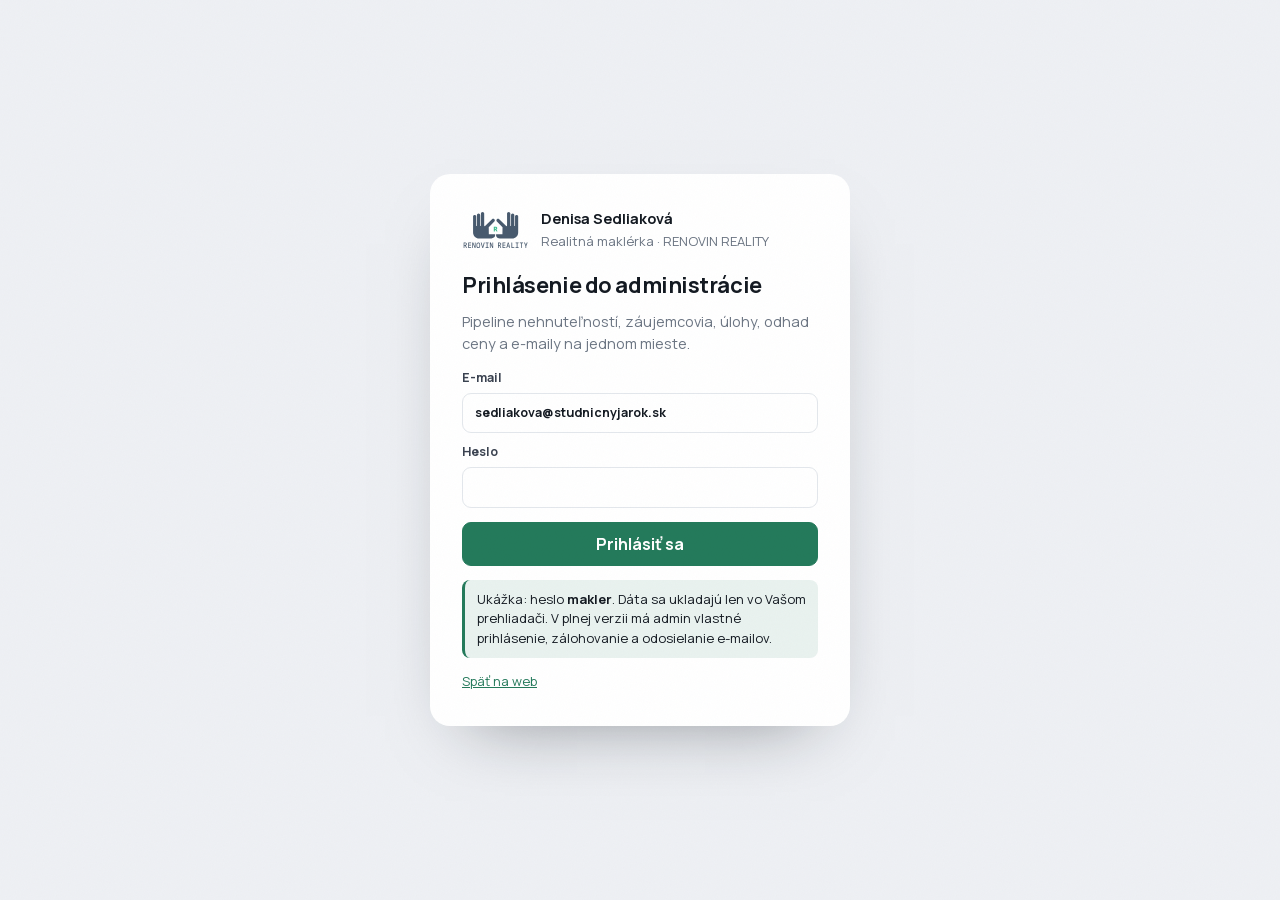
<file: denisa-sedliakova/admin/index.html>
<!doctype html>
<html lang="sk"><head>
<meta charset="utf-8"><meta name="viewport" content="width=device-width,initial-scale=1">
<title>Admin · Denisa Sedliaková</title>
<meta name="robots" content="noindex,nofollow">
<link rel="stylesheet" href="../assets/style.css">
<style>
:root{--display:Manrope,-apple-system,BlinkMacSystemFont,'Segoe UI',sans-serif;--a:#1f8a8a;--ink:#141a22;--soft:#3a4250;--muted:#6b7583;--line:#e3e7ec;--bg:#eef0f4;--card:#fff;--r:14px}
*{box-sizing:border-box}h1,h2,h3{font-family:var(--display);font-weight:800;letter-spacing:-.02em}body{margin:0;font-family:Manrope,-apple-system,BlinkMacSystemFont,'Segoe UI',sans-serif;background:var(--bg);color:var(--ink);font-size:14.5px;line-height:1.5}
a{color:var(--a)}button,input,select,textarea{font:inherit}
.btn{display:inline-flex;align-items:center;gap:8px;border:1px solid var(--line);background:#fff;color:var(--ink);padding:9px 14px;border-radius:9px;cursor:pointer;font-weight:700;text-decoration:none}
.btn:hover{border-color:var(--a);color:var(--a)}.btn--p{background:var(--a);border-color:var(--a);color:#fff}.btn--p:hover{filter:brightness(.92);color:#fff}
.btn--s{padding:6px 10px;font-size:13px}
input,select,textarea{width:100%;padding:10px 12px;border:1px solid var(--line);border-radius:9px;background:#fff;color:var(--ink)}
input:focus,select:focus,textarea:focus{outline:2px solid var(--a);outline-offset:1px}
label{display:grid;gap:5px;font-size:12.5px;font-weight:700;color:var(--soft)}
.hidden{display:none!important}
/* přihlášení */
.login{min-height:100vh;display:grid;place-items:center;padding:20px}
.login__box{background:#fff;border-radius:20px;padding:34px 32px;width:min(420px,100%);box-shadow:0 30px 70px -40px rgba(20,26,34,.5);display:grid;gap:14px}
.login__logo{display:flex;align-items:center;gap:12px;margin-bottom:8px}.login__logo img{height:38px;width:auto;max-width:160px;object-fit:contain}
.login__logo b{display:block}.login__logo span{color:var(--muted);font-size:13px}
.login h1{font-size:22px;margin:0}.login p{margin:0;color:var(--muted)}
.tip{background:color-mix(in srgb,var(--a) 10%,#fff);border-left:3px solid var(--a);padding:10px 12px;border-radius:8px;font-size:13px}
/* aplikace */
.app{display:grid;grid-template-columns:240px minmax(0,1fr);min-height:100vh}
.side{background:#fff;border-right:1px solid var(--line);padding:18px 14px;display:flex;flex-direction:column;gap:6px;position:sticky;top:0;height:100vh}
.side__brand{display:flex;align-items:center;gap:10px;padding:6px 8px 16px;border-bottom:1px solid var(--line);margin-bottom:8px}
.side__brand img{height:34px;width:auto;max-width:120px;object-fit:contain}.side__brand b{font-size:14px;display:block}.side__brand span{font-size:12px;color:var(--muted)}
.side a.nav{display:flex;align-items:center;gap:10px;padding:10px 12px;border-radius:10px;color:var(--soft);text-decoration:none;font-weight:600}
.side a.nav svg{width:18px;height:18px;stroke:currentColor;fill:none;stroke-width:1.8;stroke-linecap:round;stroke-linejoin:round}
.side a.nav.on{background:color-mix(in srgb,var(--a) 12%,#fff);color:var(--a)}
.side__dole{margin-top:auto;display:grid;gap:8px;font-size:12.5px;color:var(--muted)}
.side__osoba{display:flex;align-items:center;gap:10px;padding:8px}.side__osoba img{width:36px;height:36px;border-radius:50%;object-fit:cover;object-position:top}.side__inic{width:36px;height:36px;border-radius:50%;display:grid;place-items:center;background:var(--accent);color:#fff;font-weight:800;font-size:13px;flex:0 0 auto}
.main{padding:22px clamp(16px,3vw,36px) 60px}
.hlava{display:flex;align-items:flex-end;justify-content:space-between;gap:16px;flex-wrap:wrap;margin-bottom:20px}
.hlava h1{font-size:24px;margin:0}.hlava p{margin:4px 0 0;color:var(--muted)}
.kpi{display:grid;grid-template-columns:repeat(auto-fit,minmax(190px,1fr));gap:12px;margin-bottom:22px}
.kpi div{background:var(--card);border:1px solid var(--line);border-radius:var(--r);padding:16px 18px}
.kpi b{display:block;font-size:21px;font-weight:800;letter-spacing:-.02em;white-space:nowrap}.kpi span{color:var(--muted);font-size:12.5px;text-transform:uppercase;letter-spacing:.06em}
.karta{background:var(--card);border:1px solid var(--line);border-radius:var(--r);padding:18px}
.karta h2{font-size:16px;margin:0 0 12px}
.dva{display:grid;grid-template-columns:repeat(auto-fit,minmax(320px,1fr));gap:16px}
table{width:100%;border-collapse:collapse}th,td{text-align:left;padding:10px 8px;border-bottom:1px solid var(--line);vertical-align:top}th{font-size:12px;color:var(--muted);text-transform:uppercase;letter-spacing:.05em}
.stitek{display:inline-block;padding:3px 8px;border-radius:999px;font-size:12px;font-weight:700;background:color-mix(in srgb,var(--a) 12%,#fff);color:var(--a)}
/* kanban */
.kanban{display:grid;grid-auto-flow:column;grid-auto-columns:minmax(230px,1fr);gap:12px;overflow-x:auto;padding-bottom:10px;align-items:start}
.sloupec{background:#e6e9ef;border-radius:var(--r);padding:10px;min-height:200px}
.sloupec.over{outline:2px dashed var(--a)}
.sloupec__h{display:flex;justify-content:space-between;align-items:center;padding:4px 6px 10px;font-weight:800;font-size:13px}
.sloupec__h span{background:#fff;border-radius:999px;padding:1px 8px;font-size:12px;color:var(--muted)}
.kk{background:#fff;border-radius:10px;padding:8px;margin-bottom:8px;cursor:grab;box-shadow:0 8px 20px -14px rgba(0,0,0,.4);display:grid;grid-template-columns:56px 1fr;gap:10px;align-items:center}
.kk img{width:56px;height:44px;object-fit:cover;border-radius:6px;background:var(--bg)}
.kk b{display:block;font-size:13px;line-height:1.25}.kk span{font-size:12px;color:var(--muted)}.kk em{font-style:normal;color:var(--a);font-weight:700;font-size:12.5px}
.kk.dragging{opacity:.4}
img.is-broken{visibility:hidden}.kk .bez-fotky,.bez-fotky{background:var(--bg) center/28px no-repeat url("data:image/svg+xml,%3Csvg xmlns='http://www.w3.org/2000/svg' viewBox='0 0 24 24' fill='none' stroke='%239aa3ad' stroke-width='1.6'%3E%3Cpath d='M3 11l9-8 9 8v9a1 1 0 0 1-1 1H4a1 1 0 0 1-1-1z'/%3E%3C/svg%3E")}
/* panel detailu */
.panel{position:fixed;inset:0 0 0 auto;width:min(480px,100%);background:#fff;box-shadow:-20px 0 60px -30px rgba(0,0,0,.4);padding:22px;overflow:auto;z-index:20;display:grid;gap:14px;align-content:start}
.panel img.foto{width:100%;aspect-ratio:16/9;object-fit:cover;border-radius:10px;background:var(--bg)}
.panel h2{margin:0;font-size:18px}.panel .zavrit{position:absolute;right:14px;top:12px;border:0;background:var(--bg);width:34px;height:34px;border-radius:50%;cursor:pointer;font-size:18px}
.pozn{display:grid;gap:8px}.pozn div{background:var(--bg);border-radius:8px;padding:8px 10px;font-size:13px}.pozn small{color:var(--muted);display:block}
.zatemneni{position:fixed;inset:0;background:rgba(20,26,34,.35);z-index:19}
/* odhad */
.odhad{display:grid;grid-template-columns:repeat(auto-fit,minmax(150px,1fr));gap:12px}
.vysledek{background:linear-gradient(160deg,color-mix(in srgb,var(--a) 14%,#fff),#fff);border:1px solid color-mix(in srgb,var(--a) 30%,#fff)}
.vysledek b.cena{display:block;font-size:30px;font-weight:800;letter-spacing:-.02em}
.rozpeti{display:flex;justify-content:space-between;font-size:13px;color:var(--muted);margin-top:6px}
.pruh{height:8px;border-radius:999px;background:linear-gradient(90deg,#d9e6ea,var(--a),#d9e6ea);margin-top:10px;position:relative}
.pruh i{position:absolute;top:-4px;width:16px;height:16px;border-radius:50%;background:#fff;border:3px solid var(--a);transform:translateX(-50%)}
.toast{position:fixed;left:50%;bottom:22px;transform:translateX(-50%);background:var(--ink);color:#fff;padding:10px 16px;border-radius:999px;font-size:13px;z-index:30;opacity:0;transition:opacity .3s}
.toast.on{opacity:1}
.ukol{display:flex;gap:10px;align-items:flex-start;padding:10px 0;border-bottom:1px solid var(--line)}.ukol input[type=checkbox]{width:18px;height:18px;margin-top:2px}
.ukol.hotovo b{text-decoration:line-through;color:var(--muted)}.ukol small{color:var(--muted);display:block}
.ukol.pozde small{color:#c0392b;font-weight:700}
.burger{display:none}
@media(max-width:820px){.app{grid-template-columns:1fr}.side{position:static;height:auto;flex-direction:row;flex-wrap:wrap;align-items:center}
  .side__brand{border:0;padding:6px 8px;margin:0;flex:1 1 100%}.side a.nav{padding:8px 10px;font-size:13px}.side__dole{display:none}.kanban{grid-auto-columns:minmax(220px,260px)}}
</style>
</head><body>
<script id="mk-data" type="application/json">{"slug": "denisa-sedliakova", "jmeno": "Denisa Sedliaková", "role": "Realitná maklérka", "email": "sedliakova@studnicnyjarok.sk", "telefon": "+421901788552", "wa": "", "kancelar": "RENOVIN REALITY", "logo": "../assets/logo.svg", "foto": "../assets/portret.jpg", "accent": "#247a5b", "nemovitosti": [{"id": "926059", "slug": "novostavba-rodinny-dom-a1-studnicny-jarok-dobra-ni-926059", "titul": "Novostavba rodinný dom \"A1\" Studničný jarok Dobrá Niva", "typ": "dům", "tr": "prodej", "cena": 351200, "plocha": 150.88, "dispozice": "4-izbový", "obec": "Dobrá Niva", "okres": "Zvolen", "kraj": "Banskobystrický kraj", "foto": "../assets/n/926059/00_m.webp", "foto_velka": "../assets/n/926059/00.webp", "portal": "https://www.zoznamrealit.sk/novostavba-rodinny-dom-a1-studnicny-jarok-dobra-niva-926059", "vlozeno": "2026-10-19"}, {"id": "926264", "slug": "novostavba-rodinny-dom-b1-studnicny-jarok-dobra-ni-926264", "titul": "Novostavba rodinný dom \"B1\" Studničný jarok Dobrá Niva", "typ": "dům", "tr": "prodej", "cena": 394900, "plocha": 167.26, "dispozice": "4-izbový", "obec": "Dobrá Niva", "okres": "Zvolen", "kraj": "Banskobystrický kraj", "foto": "../assets/n/926264/00_m.webp", "foto_velka": "../assets/n/926264/00.webp", "portal": "https://www.zoznamrealit.sk/novostavba-rodinny-dom-b1-studnicny-jarok-dobra-niva-926264", "vlozeno": "2026-10-19"}, {"id": "975377", "slug": "novostavba-rodinny-dom-a2-studnicny-jarok-dobra-ni-975377", "titul": "Novostavba rodinný dom \"A2\" Studničný jarok Dobrá Niva", "typ": "dům", "tr": "prodej", "cena": 339900, "plocha": 150.88, "dispozice": "4-izbový", "obec": "Dobrá Niva", "okres": "Zvolen", "kraj": "Banskobystrický kraj", "foto": "../assets/n/975377/00_m.webp", "foto_velka": "../assets/n/975377/00.webp", "portal": "https://www.zoznamrealit.sk/novostavba-rodinny-dom-a2-studnicny-jarok-dobra-niva-975377", "vlozeno": "2026-10-19"}, {"id": "975380", "slug": "novostavba-rodinny-dom-a3-studnicny-jarok-dobra-ni-975380", "titul": "Novostavba rodinný dom \"A3\" Studničný jarok Dobrá Niva", "typ": "dům", "tr": "prodej", "cena": 338900, "plocha": 150.88, "dispozice": "4-izbový", "obec": "Dobrá Niva", "okres": "Zvolen", "kraj": "Banskobystrický kraj", "foto": "../assets/n/975380/00_m.webp", "foto_velka": "../assets/n/975380/00.webp", "portal": "https://www.zoznamrealit.sk/novostavba-rodinny-dom-a3-studnicny-jarok-dobra-niva-975380", "vlozeno": "2026-10-19"}, {"id": "975382", "slug": "novostavba-rodinny-dom-a4-studnicny-jarok-dobra-ni-975382", "titul": "Novostavba rodinný dom \"A4\" Studničný jarok Dobrá Niva", "typ": "dům", "tr": "prodej", "cena": 334900, "plocha": 150.88, "dispozice": "4-izbový", "obec": "Dobrá Niva", "okres": "Zvolen", "kraj": "Banskobystrický kraj", "foto": "../assets/n/975382/00_m.webp", "foto_velka": "../assets/n/975382/00.webp", "portal": "https://www.zoznamrealit.sk/novostavba-rodinny-dom-a4-studnicny-jarok-dobra-niva-975382", "vlozeno": "2026-10-19"}, {"id": "975383", "slug": "novostavba-rodinny-dom-a5-studnicny-jarok-dobra-ni-975383", "titul": "Novostavba rodinný dom \"A5\" Studničný jarok Dobrá Niva", "typ": "dům", "tr": "prodej", "cena": 333900, "plocha": 150.88, "dispozice": "4-izbový", "obec": "Dobrá Niva", "okres": "Zvolen", "kraj": "Banskobystrický kraj", "foto": "../assets/n/975383/00_m.webp", "foto_velka": "../assets/n/975383/00.webp", "portal": "https://www.zoznamrealit.sk/novostavba-rodinny-dom-a5-studnicny-jarok-dobra-niva-975383", "vlozeno": "2026-10-19"}, {"id": "975385", "slug": "novostavba-rodinny-dom-b2-studnicny-jarok-dobra-ni-975385", "titul": "Novostavba rodinný dom \"B2\" Studničný jarok Dobrá Niva", "typ": "dům", "tr": "prodej", "cena": 379900, "plocha": 167.26, "dispozice": "4-izbový", "obec": "Dobrá Niva", "okres": "Zvolen", "kraj": "Banskobystrický kraj", "foto": "../assets/n/975385/00_m.webp", "foto_velka": "../assets/n/975385/00.webp", "portal": "https://www.zoznamrealit.sk/novostavba-rodinny-dom-b2-studnicny-jarok-dobra-niva-975385", "vlozeno": "2026-10-19"}, {"id": "975384", "slug": "novostavba-rodinny-dom-a6-studnicny-jarok-dobra-ni-975384", "titul": "Novostavba rodinný dom \"A6\" Studničný jarok Dobrá Niva", "typ": "dům", "tr": "prodej", "cena": 343900, "plocha": 150.88, "dispozice": "4-izbový", "obec": "Dobrá Niva", "okres": "Zvolen", "kraj": "Banskobystrický kraj", "foto": "../assets/n/975384/00_m.webp", "foto_velka": "../assets/n/975384/00.webp", "portal": "https://www.zoznamrealit.sk/novostavba-rodinny-dom-a6-studnicny-jarok-dobra-niva-975384", "vlozeno": "2026-10-19"}, {"id": "975387", "slug": "novostavba-rodinny-dom-b3-studnicny-jarok-dobra-ni-975387", "titul": "Novostavba rodinný dom \"B3\" Studničný jarok Dobrá Niva", "typ": "dům", "tr": "prodej", "cena": 397900, "plocha": 167.26, "dispozice": "4-izbový", "obec": "Dobrá Niva", "okres": "Zvolen", "kraj": "Banskobystrický kraj", "foto": "../assets/n/975387/00_m.webp", "foto_velka": "../assets/n/975387/00.webp", "portal": "https://www.zoznamrealit.sk/novostavba-rodinny-dom-b3-studnicny-jarok-dobra-niva-975387", "vlozeno": "2026-10-19"}]}</script>

<div id="login" class="login"><div class="login__box">
  <div class="login__logo"><img src="../assets/logo.svg" alt="RENOVIN REALITY"><div><b>Denisa Sedliaková</b><span>Realitná maklérka · RENOVIN REALITY</span></div></div>
  <h1>Prihlásenie do administrácie</h1>
  <p>Pipeline nehnuteľností, záujemcovia, úlohy, odhad ceny a e-maily na jednom mieste.</p>
  <form>
    <label>E-mail<input type="email" value="sedliakova@studnicnyjarok.sk" autocomplete="username"></label>
    <label style="margin-top:10px">Heslo<input type="password" id="heslo" autocomplete="current-password" required></label>
    <p id="login-chyba" class="hidden" style="color:#c0392b;font-size:13px">Nesprávne heslo.</p>
    <button class="btn btn--p" type="submit" style="margin-top:14px;width:100%;justify-content:center">Prihlásiť sa</button>
  </form>
  <div class="tip">Ukážka: heslo <b>makler</b>. Dáta sa ukladajú len vo Vašom prehliadači. V plnej verzii má admin vlastné prihlásenie, zálohovanie a odosielanie e-mailov.</div>
  <p style="font-size:13px"><a href="../">Späť na web</a></p>
</div></div>

<div id="app" class="app hidden">
<aside class="side">
  <div class="side__brand"><img src="../assets/logo.svg" alt="RENOVIN REALITY"><div><b>Denisa Sedliaková</b><span>Realitná maklérka</span></div></div>
  <a class="nav" href="#prehled"><svg viewBox="0 0 24 24" aria-hidden="true"><rect x="3" y="3" width="8" height="8" rx="1"/><rect x="13" y="3" width="8" height="8" rx="1"/><rect x="3" y="13" width="8" height="8" rx="1"/><rect x="13" y="13" width="8" height="8" rx="1"/></svg>Prehľad</a><a class="nav" href="#pipeline"><svg viewBox="0 0 24 24" aria-hidden="true"><rect x="3" y="4" width="5" height="16" rx="1"/><rect x="10" y="4" width="5" height="10" rx="1"/><rect x="17" y="4" width="5" height="13" rx="1"/></svg>Pipeline</a><a class="nav" href="#zajemci"><svg viewBox="0 0 24 24" aria-hidden="true"><circle cx="9" cy="8" r="4"/><path d="M2 21c0-4 3-7 7-7s7 3 7 7"/><path d="M17 4a4 4 0 0 1 0 8M22 21c0-3-1.5-5.5-4-6.5"/></svg>Záujemcovia</a><a class="nav" href="#ukoly"><svg viewBox="0 0 24 24" aria-hidden="true"><path d="M9 6h11M9 12h11M9 18h11"/><path d="m3 6 1.5 1.5L7 5M3 12l1.5 1.5L7 11M3 18l1.5 1.5L7 17"/></svg>Úlohy</a><a class="nav" href="#odhad"><svg viewBox="0 0 24 24" aria-hidden="true"><path d="M4 19h16M6 15l4-5 4 3 4-6"/></svg>Odhad ceny</a><a class="nav" href="#emaily"><svg viewBox="0 0 24 24" aria-hidden="true"><rect x="3" y="5" width="18" height="14" rx="2"/><path d="m3 7 9 6 9-6"/></svg>E-maily</a><a class="nav" href="#nastaveni"><svg viewBox="0 0 24 24" aria-hidden="true"><circle cx="12" cy="12" r="3"/><path d="M19.4 15a1.7 1.7 0 0 0 .3 1.8l.1.1a2 2 0 1 1-2.8 2.8l-.1-.1a1.7 1.7 0 0 0-1.8-.3 1.7 1.7 0 0 0-1 1.5V21a2 2 0 1 1-4 0v-.1a1.7 1.7 0 0 0-1.1-1.5 1.7 1.7 0 0 0-1.8.3l-.1.1a2 2 0 1 1-2.8-2.8l.1-.1a1.7 1.7 0 0 0 .3-1.8 1.7 1.7 0 0 0-1.5-1H3a2 2 0 1 1 0-4h.1a1.7 1.7 0 0 0 1.5-1.1 1.7 1.7 0 0 0-.3-1.8l-.1-.1a2 2 0 1 1 2.8-2.8l.1.1a1.7 1.7 0 0 0 1.8.3H9a1.7 1.7 0 0 0 1-1.5V3a2 2 0 1 1 4 0v.1a1.7 1.7 0 0 0 1 1.5 1.7 1.7 0 0 0 1.8-.3l.1-.1a2 2 0 1 1 2.8 2.8l-.1.1a1.7 1.7 0 0 0-.3 1.8V9a1.7 1.7 0 0 0 1.5 1H21a2 2 0 1 1 0 4h-.1a1.7 1.7 0 0 0-1.5 1z"/></svg>Nastavenia</a>
  <div class="side__dole"><div class="side__osoba"><img src="../assets/portret.jpg" alt=""><div><b>Denisa Sedliaková</b><br>sedliakova@studnicnyjarok.sk</div></div>
    <a class="btn btn--s" href="../" target="_blank">Zobraziť web</a><button class="btn btn--s" id="odhlasit">Odhlásiť</button></div>
</aside>
<main class="main">
  <section class="sekce" id="s-prehled">
    <div class="hlava"><div><h1>Prehľad</h1><p>Čo sa deje vo Vašej ponuke.</p></div></div>
    <div class="kpi" id="kpi"></div>
    <div class="dva"><div class="karta"><h2>Pipeline podľa fáz</h2><table id="prehled-faze"></table></div>
      <div class="karta"><h2>Úlohy na tento týždeň</h2><div id="prehled-ukoly"></div></div></div>
  </section>
  <section class="sekce hidden" id="s-pipeline">
    <div class="hlava"><div><h1>Pipeline nehnuteľností</h1><p>Presuňte kartu do inej fázy, kliknutím otvoríte detail.</p></div></div>
    <div class="kanban" id="kanban"></div>
  </section>
  <section class="sekce hidden" id="s-zajemci">
    <div class="hlava"><div><h1>Záujemcovia</h1><p>Kto hľadá čo a v akej fáze rokovania je.</p></div></div>
    <div class="karta" style="margin-bottom:16px"><h2>Nový záujemca</h2><form id="z-form" class="odhad">
      <label>Meno<input name="jmeno" required></label><label>Telefón<input name="telefon"></label><label>E-mail<input name="email" type="email"></label>
      <label>Hľadá<input name="hleda" placeholder="2-izbový byt, Bratislava"></label><label>Rozpočet (€)<input name="rozpocet" type="number" min="0"></label>
      <label>Nehnuteľnosť<select name="nem" id="z-nem"></select></label><label>Poznámka<input name="pozn"></label>
      <label>&nbsp;<button class="btn btn--p" type="submit">Pridať záujemcu</button></label></form></div>
    <div class="karta" style="overflow:auto"><table><thead><tr><th>Záujemca</th><th>Hľadá</th><th>Nehnuteľnosť</th><th>Stav</th><th>Poznámka</th><th></th></tr></thead><tbody id="zajemci-tab"></tbody></table></div>
  </section>
  <section class="sekce hidden" id="s-ukoly">
    <div class="hlava"><div><h1>Úlohy a pripomienky</h1><p>Obhliadky, telefonáty, podklady. Čo je po termíne, svieti červeno.</p></div></div>
    <div class="karta" style="margin-bottom:16px"><form id="u-form" class="odhad"><label>Čo<input name="text" required placeholder="Zavolať späť pánovi Novákovi"></label>
      <label>Kedy<input name="datum" id="u-datum" type="date" required></label><label>Nehnuteľnosť<select name="nem" id="u-nem"></select></label>
      <label>&nbsp;<button class="btn btn--p" type="submit">Pridať úlohu</button></label></form></div>
    <div class="karta" id="ukoly-list"></div>
  </section>
  <section class="sekce hidden" id="s-odhad">
    <div class="hlava"><div><h1>Odhad ceny</h1><p>Vložte odkaz na inzerát (ZoznamRealit.sk, Nehnuteľnosti.sk, Reality.sk), alebo vyplňte údaje ručne.</p></div></div>
    <div class="karta" style="margin-bottom:16px"><div style="display:flex;gap:8px;flex-wrap:wrap"><input id="o-url" placeholder="https://www.nehnutelnosti.sk/detail/…" style="flex:1 1 320px"><button class="btn btn--p" id="o-url-btn" type="button">Načítať z odkazu</button></div></div>
    <div class="dva"><form class="karta" id="o-form"><h2>Údaje o nehnuteľnosti</h2><div class="odhad">
      <label>Typ<select id="o-typ"><option value="byt">byt</option><option value="dům">dom</option><option value="pozemek">pozemok</option><option value="chata">chata</option><option value="komerční">komerčné</option></select></label><label>Ponuka<select id="o-tr"><option value="prodej">predaj</option><option value="pronájem">prenájom</option></select></label>
      <label>Obec<input id="o-obec" list="o-obec-list" placeholder="Bratislava"><datalist id="o-obec-list"></datalist></label><label>Dispozícia<input id="o-disp" placeholder="3+kk"></label>
      <label>Plocha (m²)<input id="o-plocha" type="number" min="1" required></label><label>Ponúkaná cena (€, nepovinné)<input id="o-cena" type="number" min="0"></label></div>
      <button class="btn btn--p" type="submit" style="margin-top:14px">Vypočítať odhad</button></form>
      <div id="o-vysledek"><div class="karta"><p style="margin:0;color:var(--muted)">Odhad vychádza z mediánu ceny za m² v obci, okrese alebo kraji podľa aktuálnych inzerátov na slovenských portáloch. Je orientačný, nenahrádza znalecký posudok.</p></div></div></div>
  </section>
  <section class="sekce hidden" id="s-emaily">
    <div class="hlava"><div><h1>E-maily záujemcom</h1><p>Šablóny, ktoré sa vyplnia menom záujemcu a nehnuteľnosťou. V plnej verzii odchádzajú automaticky (deň pred obhliadkou, po obhliadke, po týždni).</p></div></div>
    <div class="dva"><div class="karta"><div class="odhad"><label>Šablóna<select id="e-sablona"></select></label><label>Nehnuteľnosť<select id="e-nem"></select></label><label>Záujemca<select id="e-zajemce"></select></label></div></div>
      <div class="karta"><label>Komu<input id="e-komu"></label><label style="margin-top:10px">Predmet<input id="e-predmet"></label><label style="margin-top:10px">Text<textarea id="e-telo" rows="12"></textarea></label>
        <div style="display:flex;gap:8px;margin-top:12px"><button class="btn btn--p" id="e-otevrit" type="button">Otvoriť v pošte</button><button class="btn" id="e-kopirovat" type="button">Skopírovať text</button></div></div></div>
  </section>
  <section class="sekce hidden" id="s-nastaveni">
    <div class="hlava"><div><h1>Nastavenia</h1></div></div>
    <form class="karta" id="n-form" style="max-width:420px"><label>Provízia (% z ceny, pre odhad na prehľade)<input id="n-provize" type="number" min="0" max="15" step="0.5"></label>
      <div style="display:flex;gap:8px;margin-top:14px"><button class="btn btn--p" type="submit">Uložiť</button><button class="btn" type="button" id="n-reset">Obnoviť ukážkové dáta</button></div></form>
  </section>
</main>
</div>
<div id="zatemneni" class="zatemneni hidden"></div>
<div id="panel" class="panel hidden"></div>
<div id="toast" class="toast" role="status"></div>
<script>
(function(){
var D=JSON.parse(document.getElementById('mk-data').textContent);
var KEY='mkcrm:'+D.slug, FAZE=['Nábor','Príprava','V inzercii','Obhliadky','Rezervácia','Predané'];
var S=null;
function nacti(){try{S=JSON.parse(localStorage.getItem(KEY)||'null')}catch(e){S=null}
  if(!S){S={faze:{},pozn:{},zajemci:[],ukoly:[],nast:{provize:3,prihlasen:false},seed:true};
    D.nemovitosti.forEach(function(n){S.faze[n.id]='V inzercii'});
    var dnes=new Date();function d(o){var x=new Date(dnes);x.setDate(x.getDate()+o);return x.toISOString().slice(0,10)}
    var n0=D.nemovitosti[0]||{},n1=D.nemovitosti[1]||n0;
    S.zajemci=[{id:'z1',jmeno:'Jana Ukážková (ukážka)',telefon:'+421 900 000 111',email:'jana@example.com',hleda:'3-izbový byt, '+(n0.obec||''),rozpocet:n0.cena||0,nem:n0.id,stav:'Obhliadka',pozn:'Záujem o obhliadku cez víkend.'},
      {id:'z2',jmeno:'Peter Ukážkový (ukážka)',telefon:'+421 900 000 222',email:'peter@example.com',hleda:'dom so záhradou',rozpocet:Math.round((n1.cena||0)*1.1),nem:n1.id,stav:'Nový',pozn:'Prišiel z inzerátu, poslať ďalšie ponuky.'}];
    S.ukoly=[{id:'u1',text:'Obhliadka: '+(n0.titul||'nehnuteľnosť')+' s Janou Ukážkovou',datum:d(1),nem:n0.id,hotovo:false},
      {id:'u2',text:'Zavolať späť Petrovi Ukážkovému',datum:d(0),nem:n1.id,hotovo:false},
      {id:'u3',text:'Pripraviť podklady pre kúpnu zmluvu',datum:d(-2),nem:n0.id,hotovo:true}];
    uloz()}}
function uloz(){localStorage.setItem(KEY,JSON.stringify(S))}
var LBL={prodej:'predaj','pronájem':'prenájom','dražba':'dražba','dům':'dom',pozemek:'pozemok','komerční':'komerčné','ostatní':'ostatné','garáž':'garáž'};
function lbl(v){return esc(LBL[v]||v)}
function Kc(n){return n?Math.round(n).toLocaleString('sk-SK')+' €':'cena na vyžiadanie'}
function esc(s){return String(s==null?'':s).replace(/[&<>"']/g,function(c){return{'&':'&amp;','<':'&lt;','>':'&gt;','"':'&quot;',"'":'&#39;'}[c]})}
function nem(id){return D.nemovitosti.find(function(n){return String(n.id)===String(id)})}
function toast(t){var e=document.getElementById('toast');e.textContent=t;e.classList.add('on');setTimeout(function(){e.classList.remove('on')},2200)}
function $(s,r){return (r||document).querySelector(s)}
function $$(s,r){return [].slice.call((r||document).querySelectorAll(s))}
document.documentElement.style.setProperty('--a',D.accent);
addEventListener('error',function(e){var t=e.target;if(t&&t.tagName==='IMG'){t.classList.add('is-broken');if(t.parentNode)t.parentNode.classList.add('bez-fotky')}},true);

/* ---------- přihlášení ---------- */
function ukazApp(){$('#login').classList.add('hidden');$('#app').classList.remove('hidden');jdi(location.hash.replace('#','')||'prehled')}
$('#login form').addEventListener('submit',function(e){e.preventDefault();
  if($('#heslo').value.trim().toLowerCase()!=='makler'){$('#login-chyba').classList.remove('hidden');return}
  S.nast.prihlasen=true;uloz();ukazApp()});
$('#odhlasit').addEventListener('click',function(){S.nast.prihlasen=false;uloz();location.hash='';location.reload()});

/* ---------- navigace ---------- */
function jdi(sekce){$$('.sekce').forEach(function(s){s.classList.toggle('hidden',s.id!=='s-'+sekce)});
  $$('.side a.nav').forEach(function(a){a.classList.toggle('on',a.getAttribute('href')==='#'+sekce)});
  location.hash=sekce;({prehled:prehled,pipeline:pipeline,zajemci:zajemci,ukoly:ukoly,odhad:odhadInit,emaily:emaily,nastaveni:nastaveni}[sekce]||prehled)()}
$$('.side a.nav').forEach(function(a){a.addEventListener('click',function(e){e.preventDefault();jdi(a.getAttribute('href').slice(1))})});

/* ---------- přehled ---------- */
function prehled(){var hodnota=0,prodano=0;D.nemovitosti.forEach(function(n){if(n.cena&&n.tr==='prodej'){if(S.faze[n.id]==='Predané')prodano+=n.cena;else hodnota+=n.cena}});
  var dnes=new Date().toISOString().slice(0,10),tyden=new Date();tyden.setDate(tyden.getDate()+7);tyden=tyden.toISOString().slice(0,10);
  var uk=S.ukoly.filter(function(u){return !u.hotovo&&u.datum<=tyden});
  $('#kpi').innerHTML='<div><b>'+D.nemovitosti.length+'</b><span>nehnuteľností v ponuke</span></div>'+
    '<div><b>'+Kc(hodnota)+'</b><span>hodnota aktívnej ponuky</span></div>'+
    '<div><b>'+Kc(hodnota*S.nast.provize/100)+'</b><span>odhad provízie ('+S.nast.provize+' %)</span></div>'+
    '<div><b>'+S.zajemci.length+'</b><span>záujemcov</span></div><div><b>'+uk.length+'</b><span>úloh do 7 dní</span></div>';
  var faze={};FAZE.forEach(function(f){faze[f]=0});D.nemovitosti.forEach(function(n){faze[S.faze[n.id]||'V inzercii']++});
  $('#prehled-faze').innerHTML=FAZE.map(function(f){return '<tr><td>'+f+'</td><td><b>'+faze[f]+'</b></td></tr>'}).join('');
  $('#prehled-ukoly').innerHTML=uk.length?uk.sort(function(a,b){return a.datum<b.datum?-1:1}).map(function(u){var n=nem(u.nem);
    return '<div class="ukol'+(u.datum<dnes?' pozde':'')+'"><div><b>'+esc(u.text)+'</b><small>'+u.datum+(n?' · '+esc(n.titul):'')+'</small></div></div>'}).join(''):'<p>Žiadne úlohy. Pridajte prvú v sekcii Úlohy.</p>'}

/* ---------- pipeline ---------- */
var otevreno=null;
function pipeline(){var k=$('#kanban');k.innerHTML=FAZE.map(function(f){var karty=D.nemovitosti.filter(function(n){return (S.faze[n.id]||'V inzercii')===f});
  return '<div class="sloupec" data-faze="'+f+'"><div class="sloupec__h">'+f+'<span>'+karty.length+'</span></div>'+karty.map(function(n){
    return '<div class="kk" draggable="true" data-id="'+esc(n.id)+'"><img src="'+esc(n.foto||'')+'" alt="" loading="lazy"><div><b>'+esc(n.titul)+'</b><span>'+esc(n.obec)+'</span><br><em>'+Kc(n.cena)+'</em></div></div>'}).join('')+'</div>'}).join('');
  $$('.kk',k).forEach(function(c){c.addEventListener('dragstart',function(e){e.dataTransfer.setData('text',c.dataset.id);c.classList.add('dragging')});
    c.addEventListener('dragend',function(){c.classList.remove('dragging')});c.addEventListener('click',function(){otevri(c.dataset.id)})});
  $$('.sloupec',k).forEach(function(s){s.addEventListener('dragover',function(e){e.preventDefault();s.classList.add('over')});s.addEventListener('dragleave',function(){s.classList.remove('over')});
    s.addEventListener('drop',function(e){e.preventDefault();s.classList.remove('over');var id=e.dataTransfer.getData('text');S.faze[id]=s.dataset.faze;uloz();pipeline();toast('Presunuté do „'+s.dataset.faze+'“')})})}
function otevri(id){var n=nem(id);if(!n)return;otevreno=id;var p=$('#panel');p.classList.remove('hidden');$('#zatemneni').classList.remove('hidden');
  var z=S.zajemci.filter(function(x){return String(x.nem)===String(id)});
  p.innerHTML='<button class="zavrit" aria-label="Zavrieť">×</button><img class="foto" src="'+esc(n.foto_velka||n.foto||'')+'" alt=""><h2>'+esc(n.titul)+'</h2>'+
    '<div><span class="stitek">'+lbl(n.tr)+' · '+lbl(n.typ)+'</span> &nbsp; <b>'+Kc(n.cena)+'</b>'+(n.plocha?' · '+n.plocha+' m²':'')+(n.cena&&n.plocha?' · '+Kc(n.cena/n.plocha)+'/m²':'')+'</div>'+
    '<div style="color:var(--muted)">'+esc([n.obec,n.okres,n.kraj].filter(Boolean).join(', '))+(n.vlozeno?' · v ponuke od '+n.vlozeno:'')+'</div>'+
    '<div style="display:flex;gap:8px;flex-wrap:wrap"><a class="btn btn--s" href="../'+esc(n.slug)+'/" target="_blank">Stránka na webe</a>'+(n.portal?'<a class="btn btn--s" href="'+esc(n.portal)+'" target="_blank" rel="noopener">Inzerát na portáli</a>':'')+'</div>'+
    '<label>Fáza<select id="p-faze">'+FAZE.map(function(f){return '<option'+((S.faze[id]||'V inzercii')===f?' selected':'')+'>'+f+'</option>'}).join('')+'</select></label>'+
    '<div class="karta"><h2>Záujemcovia ('+z.length+')</h2>'+(z.length?z.map(function(x){return '<div>'+esc(x.jmeno)+' · <span class="stitek">'+esc(x.stav)+'</span> · '+esc(x.telefon)+'</div>'}).join(''):'<p style="margin:0;color:var(--muted)">Zatiaľ žiadny. Pridajte v sekcii Záujemcovia.</p>')+'</div>'+
    '<div class="karta"><h2>Poznámky</h2><div class="pozn" id="p-pozn"></div><div style="display:flex;gap:8px;margin-top:10px"><input id="p-nova" placeholder="Napr. obhliadka prebehla, záujemca chce zľavu"><button class="btn btn--p" id="p-pridat">Pridať</button></div></div>'+
    '<div class="karta"><h2>Rýchle akcie</h2><div style="display:flex;gap:8px;flex-wrap:wrap"><button class="btn btn--s" data-akce="prohlidka">+ Úloha: obhliadka zajtra</button><button class="btn btn--s" data-akce="email">Napísať záujemcom</button><button class="btn btn--s" data-akce="odhad">Porovnať s cenami v okolí</button></div></div>';
  vykresliPozn();
  $('.zavrit',p).addEventListener('click',zavri);$('#p-faze').addEventListener('change',function(){S.faze[id]=this.value;uloz();pipeline();toast('Fáza zmenená')});
  $('#p-pridat').addEventListener('click',function(){var t=$('#p-nova').value.trim();if(!t)return;(S.pozn[id]=S.pozn[id]||[]).unshift({t:new Date().toISOString().slice(0,16).replace('T',' '),txt:t});uloz();$('#p-nova').value='';vykresliPozn()});
  $$('[data-akce]',p).forEach(function(b){b.addEventListener('click',function(){var a=b.dataset.akce;
    if(a==='prohlidka'){var d=new Date();d.setDate(d.getDate()+1);S.ukoly.unshift({id:'u'+Date.now(),text:'Obhliadka: '+n.titul,datum:d.toISOString().slice(0,10),nem:id,hotovo:false});uloz();toast('Úloha pridaná');}
    if(a==='email'){zavri();jdi('emaily');$('#e-nem').value=id;$('#e-sablona').value='nova';sestavEmail()}
    if(a==='odhad'){zavri();jdi('odhad');$('#o-typ').value=n.typ;$('#o-tr').value=n.tr;$('#o-obec').value=n.obec||'';$('#o-plocha').value=n.plocha||'';$('#o-cena').value=n.cena||'';spocitej()}})})}
function vykresliPozn(){var l=S.pozn[otevreno]||[];$('#p-pozn').innerHTML=l.length?l.map(function(p){return '<div>'+esc(p.txt)+'<small>'+p.t+'</small></div>'}).join(''):'<p style="margin:0;color:var(--muted)">Zatiaľ bez poznámok.</p>'}
function zavri(){$('#panel').classList.add('hidden');$('#zatemneni').classList.add('hidden');otevreno=null}
$('#zatemneni').addEventListener('click',zavri);

/* ---------- zájemci ---------- */
var STAVY=['Nový','Kontaktovaný','Obhliadka','Ponuka','Uzavreté','Nezáujem'];
function zajemci(){var t=$('#zajemci-tab');t.innerHTML=S.zajemci.map(function(z){var n=nem(z.nem);
  return '<tr><td><b>'+esc(z.jmeno)+'</b><br><small>'+esc(z.telefon)+' · '+esc(z.email)+'</small></td><td>'+esc(z.hleda)+'<br><small>rozpočet '+Kc(z.rozpocet)+'</small></td><td>'+(n?esc(n.titul):'-')+'</td>'+
    '<td><select data-z="'+z.id+'">'+STAVY.map(function(s){return '<option'+(s===z.stav?' selected':'')+'>'+s+'</option>'}).join('')+'</select></td><td>'+esc(z.pozn)+'</td><td><button class="btn btn--s" data-smaz="'+z.id+'">×</button></td></tr>'}).join('')||'<tr><td colspan="6">Zatiaľ žiadny záujemca.</td></tr>';
  $$('select[data-z]',t).forEach(function(s){s.addEventListener('change',function(){var z=S.zajemci.find(function(x){return x.id===s.dataset.z});z.stav=s.value;uloz();toast('Stav uložený')})});
  $$('[data-smaz]',t).forEach(function(b){b.addEventListener('click',function(){S.zajemci=S.zajemci.filter(function(x){return x.id!==b.dataset.smaz});uloz();zajemci()})});
  $('#z-nem').innerHTML='<option value="">bez nehnuteľnosti</option>'+D.nemovitosti.map(function(n){return '<option value="'+esc(n.id)+'">'+esc(n.titul)+' · '+esc(n.obec)+'</option>'}).join('')}
$('#z-form').addEventListener('submit',function(e){e.preventDefault();var f=e.target;
  S.zajemci.unshift({id:'z'+Date.now(),jmeno:f.jmeno.value,telefon:f.telefon.value,email:f.email.value,hleda:f.hleda.value,rozpocet:+f.rozpocet.value||0,nem:f.nem.value,stav:'Nový',pozn:f.pozn.value});
  uloz();f.reset();zajemci();toast('Záujemca pridaný')});

/* ---------- úkoly ---------- */
function ukoly(){var dnes=new Date().toISOString().slice(0,10);var l=S.ukoly.slice().sort(function(a,b){return (a.hotovo-b.hotovo)||(a.datum<b.datum?-1:1)});
  $('#ukoly-list').innerHTML=l.map(function(u){var n=nem(u.nem);return '<div class="ukol'+(u.hotovo?' hotovo':'')+(!u.hotovo&&u.datum<dnes?' pozde':'')+'"><input type="checkbox" data-u="'+u.id+'"'+(u.hotovo?' checked':'')+'><div><b>'+esc(u.text)+'</b><small>'+u.datum+(n?' · '+esc(n.titul):'')+'</small></div></div>'}).join('')||'<p>Žiadne úlohy.</p>';
  $$('input[data-u]').forEach(function(c){c.addEventListener('change',function(){var u=S.ukoly.find(function(x){return x.id===c.dataset.u});u.hotovo=c.checked;uloz();ukoly()})});
  $('#u-nem').innerHTML='<option value="">bez nehnuteľnosti</option>'+D.nemovitosti.map(function(n){return '<option value="'+esc(n.id)+'">'+esc(n.titul)+'</option>'}).join('');
  if(!$('#u-datum').value)$('#u-datum').value=dnes}
$('#u-form').addEventListener('submit',function(e){e.preventDefault();var f=e.target;S.ukoly.unshift({id:'u'+Date.now(),text:f.text.value,datum:f.datum.value,nem:f.nem.value,hotovo:false});uloz();f.text.value='';ukoly();toast('Úloha pridaná')});

/* ---------- odhad ceny ---------- */
var CENY=null;
function slug(s){return String(s||'').toLowerCase().normalize('NFD').replace(/[̀-ͯ]/g,'').replace(/[^a-z0-9]+/g,'-').replace(/^-|-$/g,'')}
function odhadInit(){if(CENY)return;fetch('../assets/ceny.json').then(function(r){return r.json()}).then(function(j){CENY=j;var o=$('#o-obec-list');o.innerHTML=j.filter(function(r){return r.u==='obec'}).map(function(r){return r.k}).filter(function(v,i,a){return a.indexOf(v)===i}).sort().map(function(k){return '<option value="'+esc(k)+'">'}).join('')}).catch(function(){$('#o-vysledek').innerHTML='<p>Cenové dáta sa nepodarilo načítať (v náhľade zo súboru nie sú dostupné, na webe áno).</p>'})}
function zUrl(){var u=$('#o-url').value.trim();if(!u)return;var m;
  if((m=u.match(/sreality\.cz\/detail\/(prodej|pronajem)\/(byt|dum|pozemek|komercni|ostatni)\/([^\/]+)\/([^\/]+)\//))){
    $('#o-tr').value=m[1]==='pronajem'?'pronájem':'prodej';$('#o-typ').value={byt:'byt',dum:'dům',pozemek:'pozemek',komercni:'komerční',ostatni:'ostatní'}[m[2]];
    if(/^\d\+(kk|1)$/.test(m[3]))$('#o-disp').value=m[3];najdiObec(m[4])}
  else if((m=u.match(/realitymix\.cz\/detail\/([^\/]+)\/([^\/]+)-\d+\.html/))){var s=m[2];
    $('#o-tr').value=/pronajem/.test(s)?'pronájem':'prodej';$('#o-typ').value=/pozemk/.test(s)?'pozemek':/dom|vil|chat|chalup/.test(s)?'dům':/byt/.test(s)?'byt':/komer|kancel/.test(s)?'komerční':'byt';
    var d=s.match(/(\d)-?(kk|1)(?:-|$)/);if(d)$('#o-disp').value=d[1]+'+'+d[2];var p=s.match(/(\d+)-m2/);if(p)$('#o-plocha').value=p[1];najdiObec(m[1])}
  else if((m=u.match(/bezrealitky\.cz\/.*?(prodej|pronajem)-(bytu|domu|pozemku)[^\/]*?-(.+?)(?:\?|$)/))){$('#o-tr').value=m[1]==='pronajem'?'pronájem':'prodej';$('#o-typ').value={bytu:'byt',domu:'dům',pozemku:'pozemek'}[m[2]];najdiObec(m[3])}
  else{toast('Adresu neviem prečítať, vyplňte polia ručne');return}
  toast('Údaje z inzerátu predvyplnené, skontrolujte plochu');spocitej()}
function najdiObec(seo){if(!CENY)return;var s=slug(seo),best='';CENY.forEach(function(r){if(r.u!=='obec')return;var k=slug(r.k);if(s.indexOf(k)===0&&k.length>best.length)best=r.k});if(best)$('#o-obec').value=best}
function spocitej(){if(!CENY){$('#o-vysledek').innerHTML='<p>Načítavam cenové dáta…</p>';return}
  var typ=$('#o-typ').value,tr=$('#o-tr').value,ob=$('#o-obec').value.trim(),pl=+$('#o-plocha').value,cena=+$('#o-cena').value;
  if(!pl){$('#o-vysledek').innerHTML='<p>Zadajte plochu v m².</p>';return}
  var obR=CENY.find(function(r){return r.u==='obec'&&r.t===typ&&r.r===tr&&slug(r.k)===slug(ob)});
  var okres=obR&&obR.ok,kraj=obR&&obR.kr;
  if(!obR){var any=CENY.find(function(r){return r.u==='obec'&&slug(r.k)===slug(ob)&&r.ok});if(any){okres=any.ok;kraj=any.kr}}
  var kand=[[obR,'obec '+ob],[CENY.find(function(r){return r.u==='okres'&&r.k===okres&&r.t===typ&&r.r===tr}),'okres '+okres],
    [CENY.find(function(r){return r.u==='kraj'&&r.k===kraj&&r.t===typ&&r.r===tr}),kraj],[CENY.find(function(r){return r.u==='cr'&&r.t===typ&&r.r===tr}),'celá SR']];
  var pouz=null;for(var i=0;i<kand.length;i++){if(kand[i][0]&&kand[i][0].n>=8){pouz=kand[i];break}}
  if(!pouz){for(i=0;i<kand.length;i++){if(kand[i][0]){pouz=kand[i];break}}}
  if(!pouz){$('#o-vysledek').innerHTML='<p>Pre túto kombináciu nemám dáta.</p>';return}
  var r=pouz[0],med=r.med*pl,q1=r.q1*pl,q3=r.q3*pl,jm=(tr==='pronájem'?' / mesiac':'');
  var moje=D.nemovitosti.filter(function(n){return n.typ===typ&&n.tr===tr&&n.cena&&n.plocha});var mojeM2=moje.length?moje.reduce(function(a,n){return a+n.cena/n.plocha},0)/moje.length:0;
  var poz=cena?Math.max(0,Math.min(100,(cena-q1)/(q3-q1)*100)):50;
  $('#o-vysledek').innerHTML='<div class="karta vysledek"><span style="color:var(--muted)">Orientačná trhová cena</span><b class="cena">'+Kc(med)+jm+'</b>'+
    '<div class="rozpeti"><span>spodná štvrtina '+Kc(q1)+'</span><span>horná štvrtina '+Kc(q3)+'</span></div><div class="pruh"><i style="left:'+poz+'%"></i></div>'+
    (cena?'<p><b>Zadaná cena '+Kc(cena)+'</b> je '+(cena<q1?'pod spodnou štvrtinou (rýchly predaj, možno podcenené)':cena>q3?'nad hornou štvrtinou (dlhší predaj, priestor na zľavu)':'v obvyklom rozpätí')+'.</p>':'')+
    '<p style="color:var(--muted);font-size:13px;margin:8px 0 0">Medián '+Kc(r.med)+'/m², '+r.n+' inzerátov, úroveň: '+esc(pouz[1])+'. Zdroj: aktuálna inzercia (ZoznamRealit.sk, Nehnuteľnosti.sk, Reality.sk). Nie je to znalecký posudok.</p>'+
    (mojeM2?'<p style="font-size:13px;margin:6px 0 0">Vaša ponuka rovnakého typu: priemer '+Kc(mojeM2)+'/m² ('+moje.length+' nehnuteľností).</p>':'')+'</div>'}
$('#o-url-btn').addEventListener('click',zUrl);$('#o-url').addEventListener('keydown',function(e){if(e.key==='Enter'){e.preventDefault();zUrl()}});
$('#o-form').addEventListener('submit',function(e){e.preventDefault();spocitej()});

/* ---------- e-maily ---------- */
var SABLONY={potvrzeni:{n:'Potvrdenie obhliadky',p:'Potvrdenie obhliadky: {titul}',t:'Dobrý deň, {zajemce},\n\npotvrdzujem našu obhliadku nehnuteľnosti {titul} ({obec}) v termíne {datum}. Stretneme sa priamo pred domom.\n\nAk by sa čokoľvek zmenilo, dajte mi prosím vedieť, najrýchlejšie cez WhatsApp.\n\nTeším sa na Vás,\n{makler}\n{telefon}'},
  podekovani:{n:'Poďakovanie po obhliadke',p:'Ďakujem za obhliadku: {titul}',t:'Dobrý deň, {zajemce},\n\nďakujem za dnešnú obhliadku nehnuteľnosti {titul}. Ak máte akékoľvek otázky k technickému stavu, financovaniu alebo termínu odovzdania, rád ich zodpoviem.\n\nAk by Vás nehnuteľnosť zaujala, dajte mi prosím vedieť do konca týždňa, záujemcov je viac.\n\nS pozdravom\n{makler}\n{telefon}'},
  nova:{n:'Nová ponuka pre záujemcu',p:'Nová ponuka: {titul}',t:'Dobrý deň, {zajemce},\n\nmám pre Vás novú ponuku, ktorá zodpovedá tomu, čo hľadáte: {titul}, {obec}, {cena}.\n\nPodrobnosti a fotografie: {odkaz}\n\nAk Vás zaujme, dohodneme obhliadku hneď tento týždeň.\n\nS pozdravom\n{makler}\n{telefon}'},
  followup:{n:'Pripomenutie po týždni',p:'Ešte k nehnuteľnosti {titul}',t:'Dobrý deň, {zajemce},\n\npred týždňom sme spolu hovorili o nehnuteľnosti {titul}. Chcem sa len spýtať, či je pre Vás stále aktuálna, prípadne či mám poslať iné ponuky v lokalite {obec}.\n\nS pozdravom\n{makler}\n{telefon}'},
  doporuceni:{n:'Prosba o odporúčanie po predaji',p:'Ďakujem za spoluprácu',t:'Dobrý deň, {zajemce},\n\nďakujem za dôveru pri predaji nehnuteľnosti {titul}. Ak ste boli spokojní, budem vďačný za krátke hodnotenie alebo odporúčanie známym, ktorí riešia predaj či kúpu.\n\nSo želaním všetkého dobrého\n{makler}\n{telefon}'}};
function emaily(){$('#e-sablona').innerHTML=Object.keys(SABLONY).map(function(k){return '<option value="'+k+'">'+SABLONY[k].n+'</option>'}).join('');
  $('#e-nem').innerHTML=D.nemovitosti.map(function(n){return '<option value="'+esc(n.id)+'">'+esc(n.titul)+' · '+esc(n.obec)+'</option>'}).join('');
  $('#e-zajemce').innerHTML=S.zajemci.map(function(z){return '<option value="'+z.id+'">'+esc(z.jmeno)+'</option>'}).join('')||'<option value="">(pridajte záujemcu)</option>';sestavEmail()}
function sestavEmail(){var s=SABLONY[$('#e-sablona').value]||SABLONY.nova,n=nem($('#e-nem').value)||{},z=S.zajemci.find(function(x){return x.id===$('#e-zajemce').value})||{jmeno:'',email:''};
  var d=new Date();d.setDate(d.getDate()+1);var odkaz=location.href.replace(/admin\/.*$/,'')+(n.slug||'')+'/';
  var map={zajemce:z.jmeno.replace(/ \(ukážka\)/,'')||'',titul:n.titul||'',obec:n.obec||'',cena:Kc(n.cena),datum:d.toLocaleDateString('sk-SK')+' o 17:00',makler:D.jmeno,telefon:D.telefon,odkaz:odkaz};
  function f(t){return t.replace(/\{(\w+)\}/g,function(_,k){return map[k]||''})}
  $('#e-predmet').value=f(s.p);$('#e-telo').value=f(s.t);$('#e-komu').value=z.email||''}
$$('#e-sablona,#e-nem,#e-zajemce').forEach(function(el){el.addEventListener('change',sestavEmail)});
$('#e-kopirovat').addEventListener('click',function(){navigator.clipboard&&navigator.clipboard.writeText($('#e-telo').value).then(function(){toast('Skopírované')})});
$('#e-otevrit').addEventListener('click',function(){location.href='mailto:'+encodeURIComponent($('#e-komu').value)+'?subject='+encodeURIComponent($('#e-predmet').value)+'&body='+encodeURIComponent($('#e-telo').value)});

/* ---------- nastavení ---------- */
function nastaveni(){$('#n-provize').value=S.nast.provize}
$('#n-form').addEventListener('submit',function(e){e.preventDefault();S.nast.provize=+$('#n-provize').value||3;uloz();toast('Uložené')});
$('#n-reset').addEventListener('click',function(){localStorage.removeItem(KEY);location.reload()});

nacti();if(S.nast.prihlasen)ukazApp();
})();
</script>
</body></html>
</file>
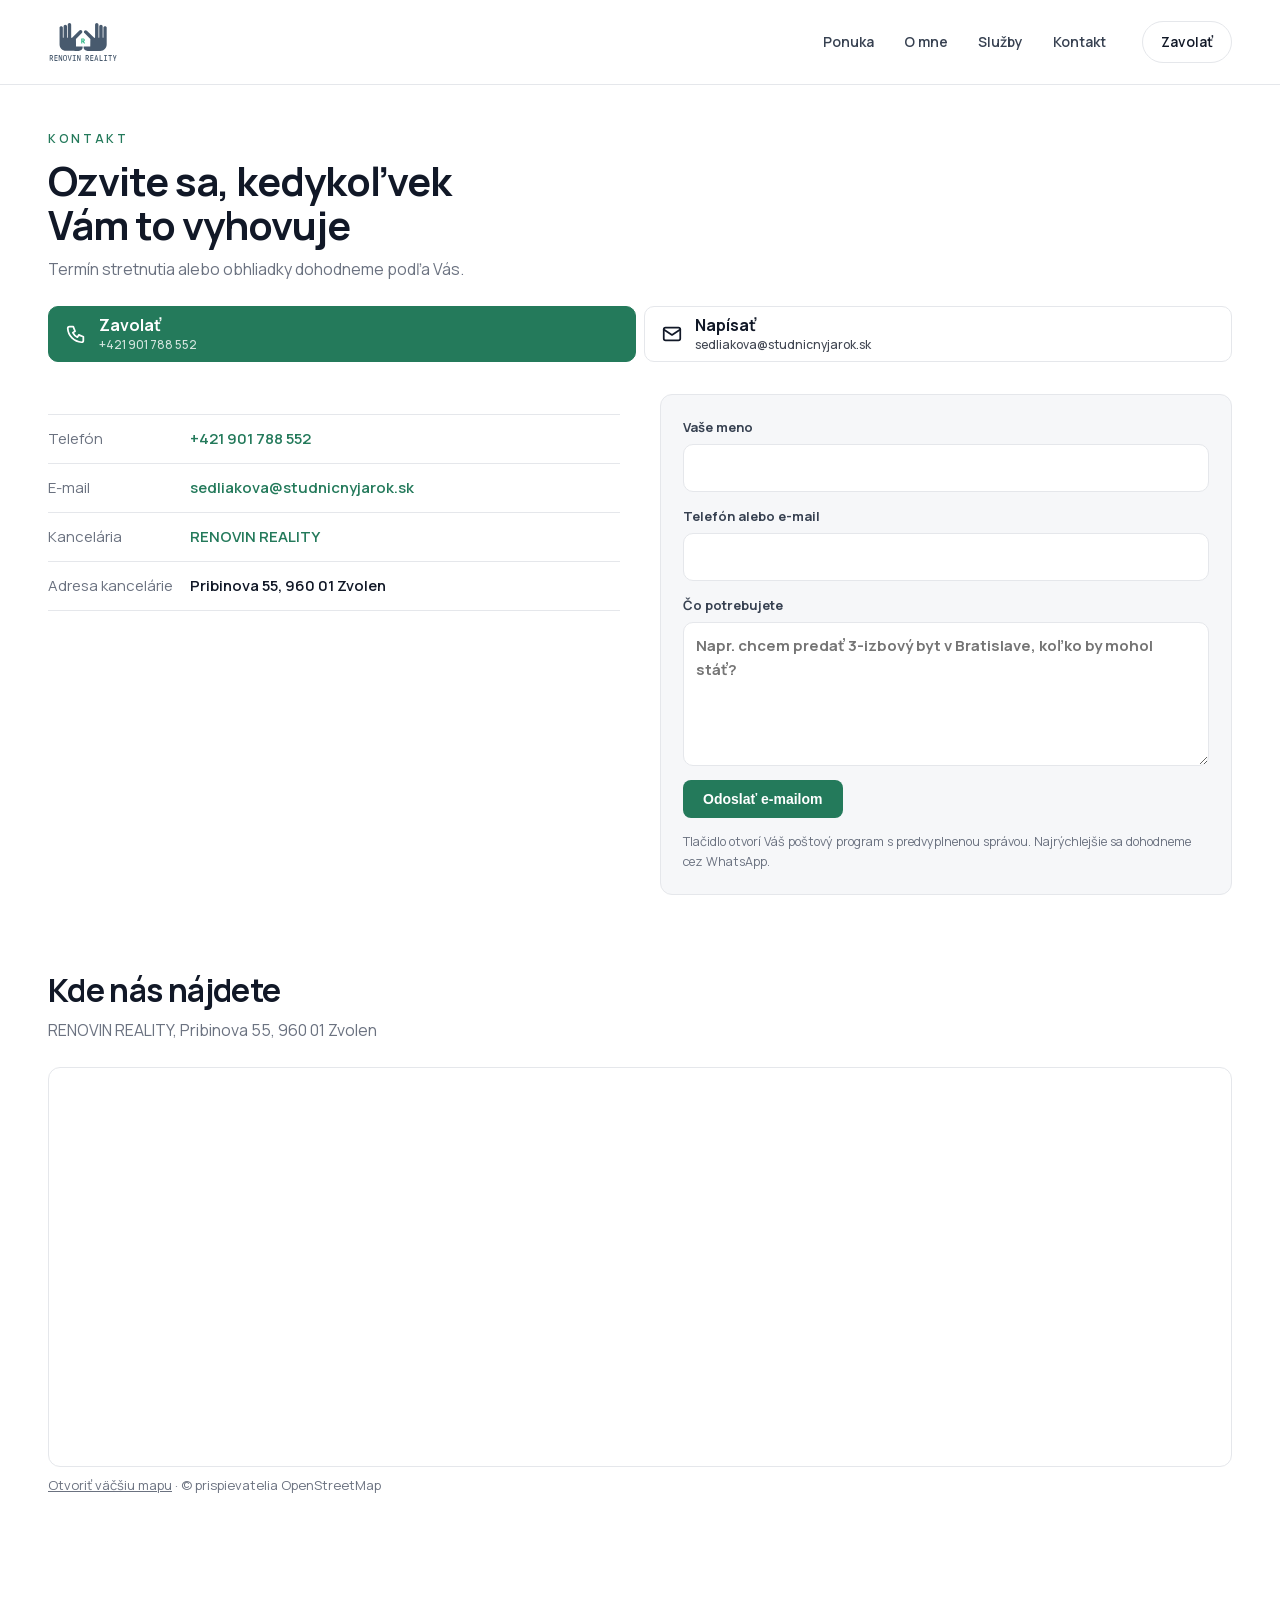
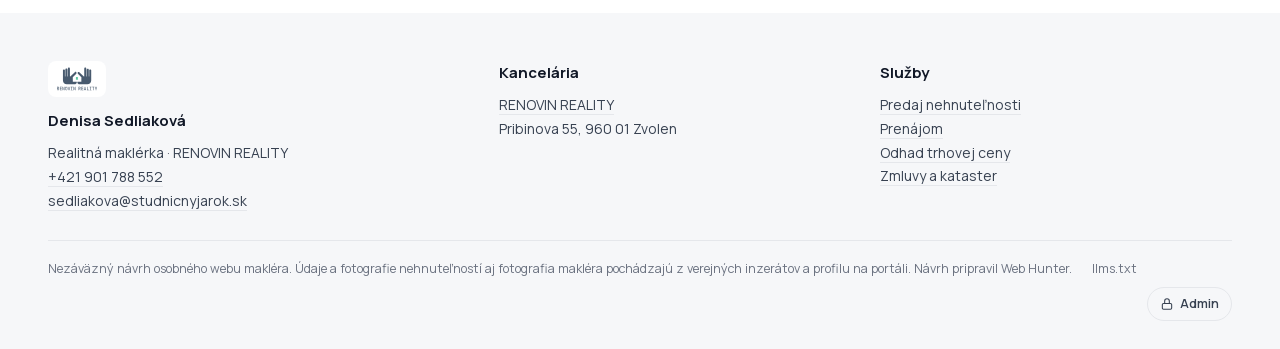
<file: denisa-sedliakova/kontakt/index.html>
<!doctype html>
<html lang="sk"><head>
<meta charset="utf-8">
<meta name="viewport" content="width=device-width,initial-scale=1">
<title>Kontakt | Denisa Sedliaková</title>
<meta name="description" content="Kontakt na makléra Denisa Sedliaková: telefón, e-mail, WhatsApp.">
<meta property="og:title" content="Kontakt | Denisa Sedliaková">
<meta property="og:description" content="Kontakt na makléra Denisa Sedliaková: telefón, e-mail, WhatsApp.">
<meta property="og:type" content="website"><meta property="og:locale" content="sk_SK">

<meta name="robots" content="noindex">
<link rel="preload" href="../assets/fonts/Manrope-latin-ext.woff2" as="font" type="font/woff2" crossorigin>
<link rel="stylesheet" href="../assets/style.css">
<link rel="stylesheet" href="../assets/makler.css">
<style>:root{--accent:#247a5b;--accent-deep:#0f3326}</style>
</head><body class="mk mk-str ">
<div class="mk-page">
<header class="mk-top mk-top--svetla" id="top"><div class="mk-in mk-top__in">
  <a class="mk-logo" href="../" aria-label="RENOVIN REALITY"><img src="../assets/logo.svg" alt="RENOVIN REALITY"></a>
  <nav class="mk-nav" aria-label="Hlavná"><a href="../nabidka/">Ponuka</a><a href="../o-mne/">O mne</a><a href="../sluzby/">Služby</a><a href="../kontakt/" aria-current=page>Kontakt</a></nav>
  <a class="mk-top__cta" href="tel:+421901788552">Zavolať</a>
  <button class="mk-burger" type="button" aria-label="Otvoriť menu" aria-expanded="false"><span></span></button>
</div></header>
<main class="mk-str__telo">
<div class="mk-in mk-str__hlava"><span class="eyebrow">Kontakt</span><h1>Ozvite sa, kedykoľvek Vám to vyhovuje</h1><p>Termín stretnutia alebo obhliadky dohodneme podľa Vás.</p></div><div class="mk-in"><div class="mk-cta mk-cta--velke"><a class="mk-cta__b mk-cta__b--tel" href="tel:+421901788552"><svg viewBox="0 0 24 24" aria-hidden="true"><path d="M5 4h4l2 5-2.5 1.5a11 11 0 0 0 5 5L15 13l5 2v4a2 2 0 0 1-2 2A16 16 0 0 1 3 6a2 2 0 0 1 2-2"/></svg><span>Zavolať<small>+421 901 788 552</small></span></a><a class="mk-cta__b mk-cta__b--mail" href="mailto:sedliakova@studnicnyjarok.sk"><svg viewBox="0 0 24 24" aria-hidden="true"><rect x="3" y="5" width="18" height="14" rx="2"/><path d="m3 7 9 6 9-6"/></svg><span>Napísať<small>sedliakova@studnicnyjarok.sk</small></span></a></div></div>
<div class="mk-in mk-kontakt"><div><dl class="mk-fakta-tab"><div><dt>Telefón</dt><dd><a href="tel:+421901788552">+421 901 788 552</a></dd></div><div><dt>E-mail</dt><dd><a href="mailto:sedliakova@studnicnyjarok.sk">sedliakova@studnicnyjarok.sk</a></dd></div><div><dt>Kancelária</dt><dd><a href="https://www.renovinreality.sk/" target=_blank rel=noopener>RENOVIN REALITY</a></dd></div><div><dt>Adresa kancelárie</dt><dd>Pribinova 55, 960 01 Zvolen</dd></div></dl></div><form class="mk-form" action="mailto:sedliakova@studnicnyjarok.sk" method="get">
  <label>Vaše meno<input name="jmeno" required></label>
  <label>Telefón alebo e-mail<input name="kontakt" required></label>
  <label>Čo potrebujete<textarea name="body" rows="5" placeholder="Napr. chcem predať 3-izbový byt v Bratislave, koľko by mohol stáť?"></textarea></label>
  <input type="hidden" name="subject" value="Otázka z webu">
  <button type="submit" class="mk-hero__btn">Odoslať e-mailom</button>
  <p class="mk-form__pozn">Tlačidlo otvorí Váš poštový program s predvyplnenou správou. Najrýchlejšie sa dohodneme cez WhatsApp.</p>
</form></div>
<section class="mk-kmapa"><div class="mk-in">
  <div class="mk-kmapa__h"><h2>Kde nás nájdete</h2><p>RENOVIN REALITY, Pribinova 55, 960 01 Zvolen</p></div>
  <div class="mk-kmapa__ram"><iframe src="https://www.openstreetmap.org/export/embed.html?bbox=19.14356%2C48.56123%2C19.15956%2C48.56923&amp;layer=mapnik&amp;marker=48.565227%2C19.151562" title="Mapa: poloha kancelárie" referrerpolicy="no-referrer"></iframe></div>
  <p class="mk-kmapa__odkaz"><a href="https://www.openstreetmap.org/?mlat=48.565227&amp;mlon=19.151562#map=17/48.565227/19.151562" target="_blank" rel="noopener">Otvoriť väčšiu mapu</a> · © prispievatelia OpenStreetMap</p>
</div></section>
</main>
<footer id="kontakt" class="mk-pata"><div class="mk-in">
  <div class="mk-pata__grid">
    <div><img class="mk-pata__logo" src="../assets/logo.svg" alt="RENOVIN REALITY" loading="lazy"><b>Denisa Sedliaková</b><p>Realitná maklérka · RENOVIN REALITY</p>
      <ul><li><a href="tel:+421901788552">+421 901 788 552</a></li><li><a href="mailto:sedliakova@studnicnyjarok.sk">sedliakova@studnicnyjarok.sk</a></li></ul></div>
    <div><b>Kancelária</b><ul><li><a href="https://www.renovinreality.sk/" target=_blank rel=noopener>RENOVIN REALITY</a></li><li>Pribinova 55, 960 01 Zvolen</li></ul></div>
    <div><b>Služby</b><ul><li><a href="../sluzby/">Predaj nehnuteľnosti</a></li><li><a href="../sluzby/">Prenájom</a></li><li><a href="../sluzby/">Odhad trhovej ceny</a></li><li><a href="../sluzby/">Zmluvy a kataster</a></li></ul></div>
  </div>
  <div class="mk-pata__dole"><span>Nezáväzný návrh osobného webu makléra. Údaje a fotografie nehnuteľností aj fotografia makléra pochádzajú z verejných inzerátov a profilu na portáli. Návrh pripravil Web Hunter.</span><a href="../llms.txt">llms.txt</a>
    <a class="mk-admin" href="../admin/"><svg viewBox="0 0 24 24" aria-hidden="true"><rect x="4" y="11" width="16" height="10" rx="2"/><path d="M8 11V7a4 4 0 0 1 8 0v4"/></svg>Admin</a></div>
</div></footer>
<nav class="mk-lista" aria-label="Rýchly kontakt"><a href="tel:+421901788552"><svg viewBox="0 0 24 24" aria-hidden="true"><path d="M5 4h4l2 5-2.5 1.5a11 11 0 0 0 5 5L15 13l5 2v4a2 2 0 0 1-2 2A16 16 0 0 1 3 6a2 2 0 0 1 2-2"/></svg>Zavolať</a><a href="mailto:sedliakova@studnicnyjarok.sk"><svg viewBox="0 0 24 24" aria-hidden="true"><rect x="3" y="5" width="18" height="14" rx="2"/><path d="m3 7 9 6 9-6"/></svg>Napísať</a></nav>
</div>
<script>
(function(){
var top=document.querySelector('.mk-top'),burger=document.querySelector('.mk-burger'),hero=document.querySelector('.mk-hero');
if(top&&hero){var prah=0;function lista(){if(!prah)prah=hero.offsetHeight-120;top.classList.toggle('on',window.scrollY>prah)}
  lista();addEventListener('scroll',lista,{passive:true})}
addEventListener('error',function(e){var t=e.target;if(t&&t.tagName==='IMG'){t.classList.add('is-broken');if(t.parentNode)t.parentNode.classList.add('bez-fotky')}},true);
var mapa=document.querySelector('[data-mapa]');
if(mapa){var vrstva=mapa.querySelector('.mk-mapa__dlazdice');function skal(){var w=mapa.clientWidth,W=parseInt(vrstva.style.width,10)||1;vrstva.style.transform='scale('+(w/W)+')'}
  skal();addEventListener('resize',skal);var nacti=function(){mapa.classList.add('is-on');mapa.querySelectorAll('img[data-src]').forEach(function(i){i.onload=function(){i.classList.add('is-on')};i.src=i.dataset.src;i.removeAttribute('data-src')})};
  if('IntersectionObserver' in window){new IntersectionObserver(function(es,o){if(es[0].isIntersecting){nacti();o.disconnect()}},{rootMargin:'400px'}).observe(mapa)}else nacti()}
var razeni=document.querySelector('.mk-razeni');
if(razeni){razeni.addEventListener('change',function(){var m=document.querySelector('.mk-mriz'),k=[].slice.call(m.querySelectorAll('.mk-karta')),v=razeni.value;
  k.sort(function(a,b){if(v==='cena-asc')return (+a.dataset.cena||9e15)-(+b.dataset.cena||9e15);if(v==='cena-desc')return (+b.dataset.cena)-(+a.dataset.cena);return (b.dataset.datum||'').localeCompare(a.dataset.datum||'')});
  k.forEach(function(x){m.appendChild(x)})})}
if(burger){burger.addEventListener('click',function(){var o=top.classList.toggle('menu');
  burger.setAttribute('aria-expanded',o?'true':'false')});
  top.querySelectorAll('.mk-nav a').forEach(function(a){a.addEventListener('click',function(){
    top.classList.remove('menu');burger.setAttribute('aria-expanded','false')})})}
document.querySelectorAll('.rv').forEach(function(el){el.classList.add('in')});
var qs=new URLSearchParams(location.search),stav={typ:qs.get('typ')||'',tr:'',q:qs.get('q')||''},karty=[].slice.call(document.querySelectorAll('.mk-karta')),
  pocet=document.querySelector('[data-pocet]'),prazdno=document.querySelector('.mk-prazdno'),
  form=document.getElementById('hledani'),pole=form?form.querySelector('input'):null;
function norm(s){return (s||'').toLowerCase().normalize('NFD').replace(/[̀-ͯ]/g,'')}
stav.min=0;stav.max=0;stav.lok='';
function filtr(){var n=0,q=norm(stav.q);karty.forEach(function(k){var c=+k.dataset.cena||0,ok=(!stav.typ||k.dataset.typ===stav.typ)&&
  (!stav.tr||k.dataset.tr===stav.tr)&&(!q||norm(k.dataset.text).indexOf(q)>-1)&&(!stav.lok||k.dataset.obec===stav.lok)&&
  (!stav.min||c>=stav.min)&&(!stav.max||(c&&c<=stav.max));k.hidden=!ok;if(ok)n++});
  if(pocet)pocet.textContent=n;if(prazdno)prazdno.hidden=n>0;
  var ft=document.querySelector('[data-f-typ]');if(ft)ft.value=stav.typ}
var fp=document.querySelector('.mk-fpanel');
if(fp){fp.addEventListener('input',function(e){var t=e.target,d=t.dataset;
  if('fTyp' in d){stav.typ=t.value;document.querySelectorAll('.mk-tab').forEach(function(x){x.classList.toggle('is-on',x.getAttribute('data-typ')===stav.typ)})}
  if('fTr' in d)stav.tr=t.value;if('fLok' in d)stav.lok=t.value;if('fQ' in d)stav.q=t.value;
  if('fMin' in d)stav.min=+t.value||0;if('fMax' in d)stav.max=+t.value||0;filtr()});
  fp.addEventListener('reset',function(){setTimeout(function(){stav.typ='';stav.tr='';stav.lok='';stav.min=0;stav.max=0;stav.q='';if(pole)pole.value='';
    document.querySelectorAll('.mk-tab').forEach(function(x){x.classList.toggle('is-on',!x.getAttribute('data-typ'))});filtr()},0)})}
document.querySelectorAll('.mk-tab').forEach(function(b){b.addEventListener('click',function(){
  stav.typ=b.getAttribute('data-typ');document.querySelectorAll('.mk-tab').forEach(function(x){x.classList.toggle('is-on',x===b)});filtr()})});
document.querySelectorAll('.mk-pil').forEach(function(b){b.addEventListener('click',function(){
  stav.tr=b.getAttribute('data-tr');b.parentNode.querySelectorAll('.mk-pil').forEach(function(x){x.classList.toggle('is-on',x===b)});filtr()})});
if(pole){pole.addEventListener('input',function(){stav.q=pole.value;filtr()})}
if(form){form.addEventListener('submit',function(e){var c=document.getElementById('nabidka');
  if(!c||!karty.length||form.getAttribute('action')&&!document.body.classList.contains('mk-nabidka-str')){
    if(form.getAttribute('action')){e.preventDefault();location.href=form.getAttribute('action')+'?typ='+encodeURIComponent(stav.typ)+'&q='+encodeURIComponent(pole?pole.value:'');return}}
  e.preventDefault();stav.q=pole?pole.value:'';filtr();if(c)c.scrollIntoView({block:'start'})})}
if(pole&&stav.q)pole.value=stav.q;var fq=document.querySelector('[data-f-q]');if(fq&&stav.q)fq.value=stav.q;
document.querySelectorAll('.mk-tab').forEach(function(b){b.classList.toggle('is-on',b.getAttribute('data-typ')===stav.typ)});
if(karty.length)filtr();
})();
</script>
</body></html>
</file>
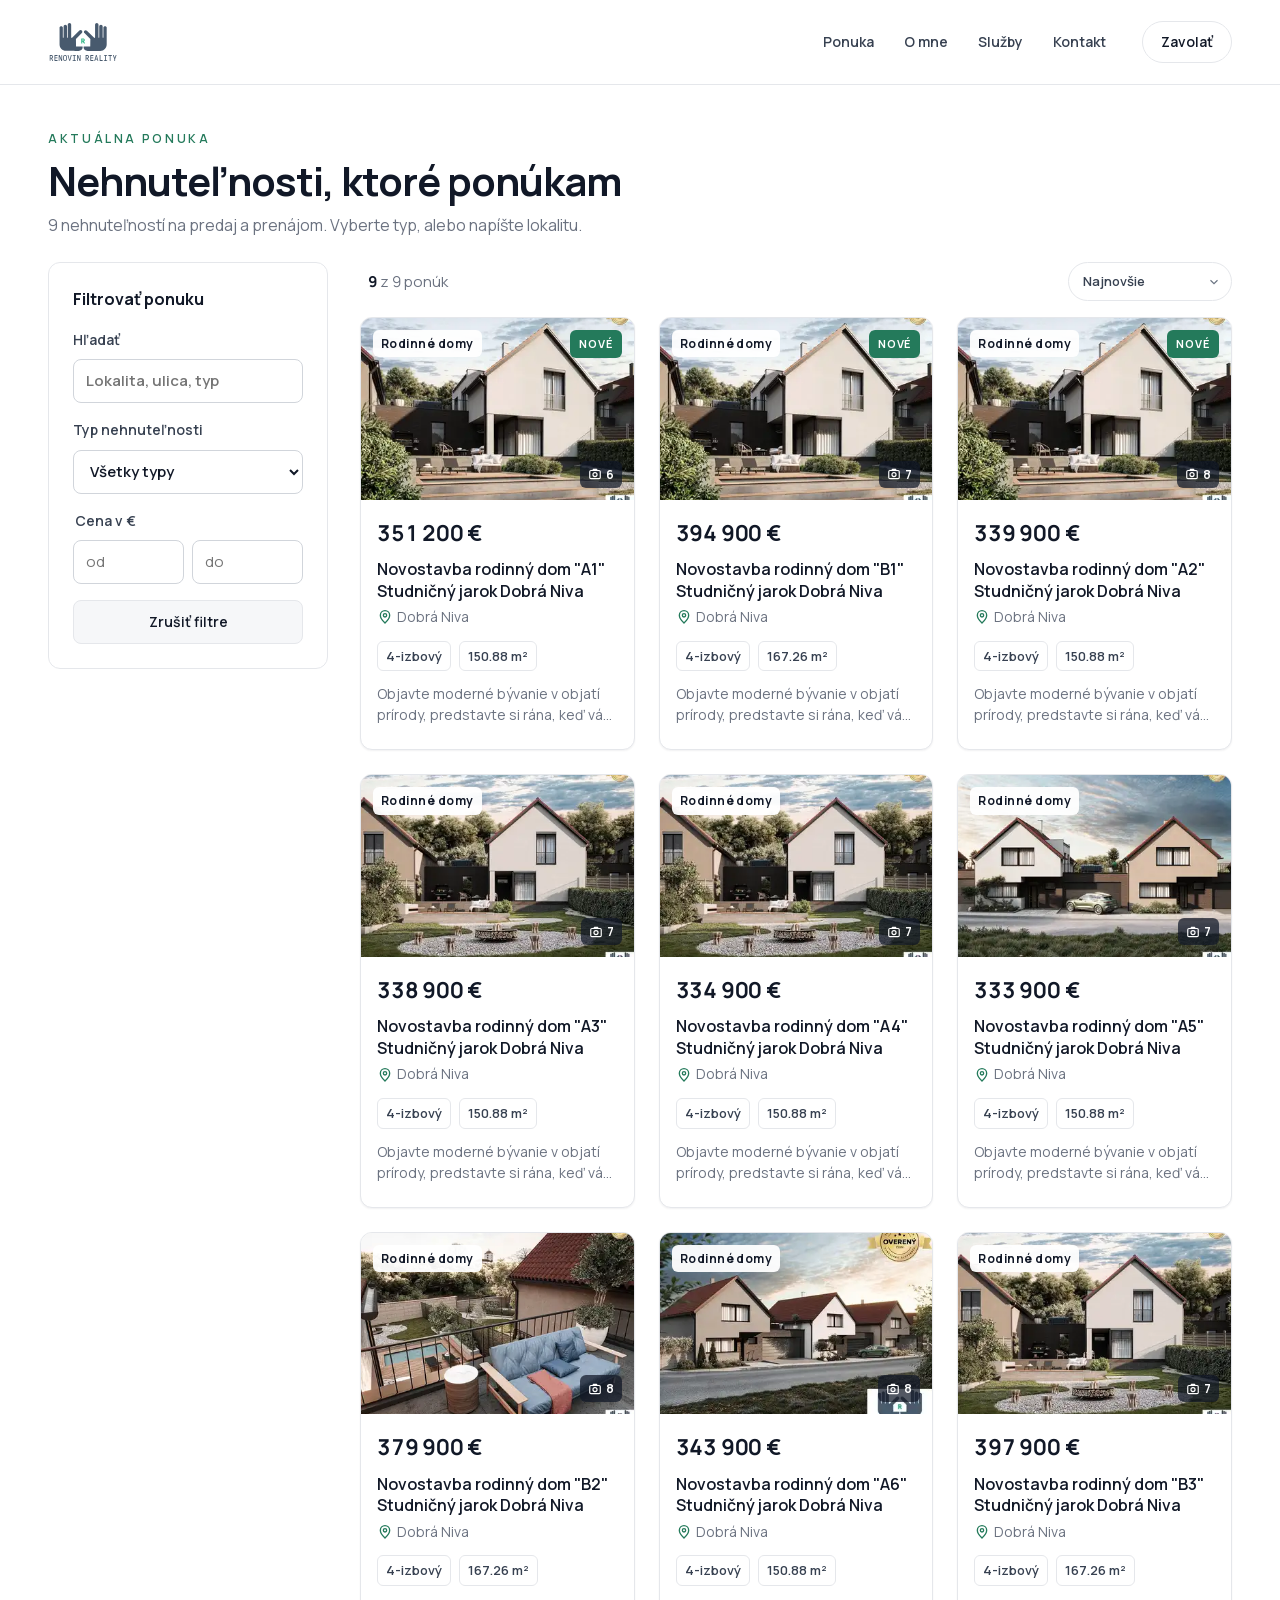
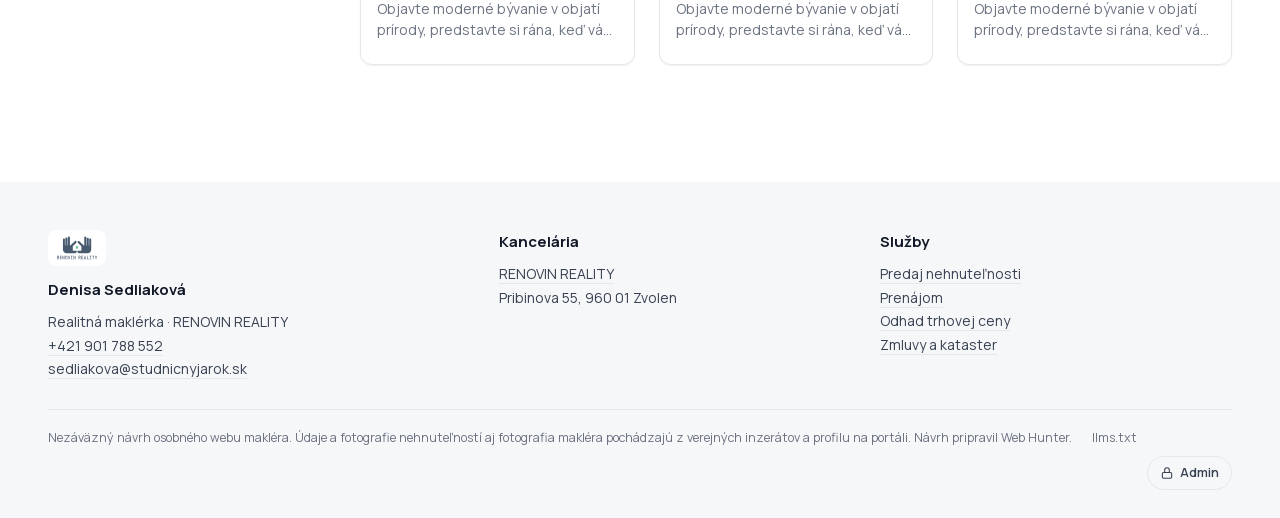
<file: denisa-sedliakova/nabidka/index.html>
<!doctype html>
<html lang="sk"><head>
<meta charset="utf-8">
<meta name="viewport" content="width=device-width,initial-scale=1">
<title>Ponuka nehnuteľností | Denisa Sedliaková</title>
<meta name="description" content="Denisa Sedliaková, realitný maklér kancelárie RENOVIN REALITY. Aktuálne 9 ponúk nehnuteľností, lokality Dobrá Niva a okolie. Predaj, prenájom, odhad ceny a ko">
<meta property="og:title" content="Ponuka nehnuteľností | Denisa Sedliaková">
<meta property="og:description" content="Denisa Sedliaková, realitný maklér kancelárie RENOVIN REALITY. Aktuálne 9 ponúk nehnuteľností, lokality Dobrá Niva a okolie. Predaj, prenájom, odhad ceny a ko">
<meta property="og:type" content="website"><meta property="og:locale" content="sk_SK">

<meta name="robots" content="noindex">
<link rel="preload" href="../assets/fonts/Manrope-latin-ext.woff2" as="font" type="font/woff2" crossorigin>
<link rel="stylesheet" href="../assets/style.css">
<link rel="stylesheet" href="../assets/makler.css">
<style>:root{--accent:#247a5b;--accent-deep:#0f3326}</style>
</head><body class="mk mk-str mk-nabidka-str">
<div class="mk-page">
<header class="mk-top mk-top--svetla" id="top"><div class="mk-in mk-top__in">
  <a class="mk-logo" href="../" aria-label="RENOVIN REALITY"><img src="../assets/logo.svg" alt="RENOVIN REALITY"></a>
  <nav class="mk-nav" aria-label="Hlavná"><a href="../nabidka/" aria-current=page>Ponuka</a><a href="../o-mne/">O mne</a><a href="../sluzby/">Služby</a><a href="../kontakt/">Kontakt</a></nav>
  <a class="mk-top__cta" href="tel:+421901788552">Zavolať</a>
  <button class="mk-burger" type="button" aria-label="Otvoriť menu" aria-expanded="false"><span></span></button>
</div></header>
<main class="mk-str__telo">
<div class="mk-in mk-str__hlava"><span class="eyebrow">Aktuálna ponuka</span><h1>Nehnuteľnosti, ktoré ponúkam</h1><p>9 nehnuteľností na predaj a prenájom. Vyberte typ, alebo napíšte lokalitu.</p></div><section id="nabidka" class="mk-nabidka mk-nabidka--portal rv"><div class="mk-in mk-portal">
  <form class="mk-fpanel" aria-label="Filtre ponuky" onsubmit="return false"><b class="mk-fpanel__h">Filtrovať ponuku</b><label>Hľadať<input type="search" placeholder="Lokalita, ulica, typ" autocomplete="off" data-f-q></label><label>Typ nehnuteľnosti<select data-f-typ><option value="">Všetky typy</option><option value="dum">Domy</option></select></label><fieldset><legend>Cena v €</legend><div class="mk-fpanel__od"><input type="number" inputmode="numeric" min="0" step="1000" placeholder="od" aria-label="Cena od" data-f-min><input type="number" inputmode="numeric" min="0" step="1000" placeholder="do" aria-label="Cena do" data-f-max></div></fieldset><button type="reset" class="mk-fpanel__reset">Zrušiť filtre</button></form>
  <div class="mk-portal__vysledky">
  <div class="mk-portal__lista"><span class="mk-filtr__pocet"><b data-pocet>9</b> z 9 ponúk</span><select class="mk-razeni" aria-label="Zoradenie"><option value="nove">Najnovšie</option><option value="cena-asc">Cena od najnižšej</option><option value="cena-desc">Cena od najvyššej</option></select></div>
  <div class="mk-mriz"><a class="mk-karta" href="../novostavba-rodinny-dom-a1-studnicny-jarok-dobra-ni-926059/" data-typ="dum" data-tr="ostatni" data-cena="351200" data-obec="Dobrá Niva" data-datum="2026-10-19" data-text="novostavba rodinný dom &quot;a1&quot; studničný jarok dobrá niva dobrá niva">
  <span class="mk-karta__foto"><img src="../assets/n/926059/00.webp" srcset="../assets/n/926059/00_m.webp 400w, ../assets/n/926059/00.webp 900w" sizes="(max-width: 700px) 100vw, 400px" width="900" height="675" alt="Novostavba rodinný dom &quot;A1&quot; Studničný jarok Dobrá Niva" loading="lazy" decoding="async"><span class="mk-karta__stitek">Rodinné domy</span><span class="mk-karta__nove">Nové</span><span class="mk-karta__pocet"><svg viewBox="0 0 24 24" aria-hidden="true"><rect x="3" y="6" width="18" height="14" rx="2"/><circle cx="12" cy="13" r="3.5"/><path d="M8 6l1.5-2h5L16 6"/></svg>6</span></span>
  <span class="mk-karta__telo"><span class="mk-karta__cena">351 200 €</span><b>Novostavba rodinný dom &quot;A1&quot; Studničný jarok Dobrá Niva</b>
    <span class="mk-karta__misto"><svg viewBox="0 0 24 24" aria-hidden="true"><path d="M12 21s-7-6.2-7-11.5a7 7 0 0 1 14 0C19 14.8 12 21 12 21z"/><circle cx="12" cy="9.5" r="2.5"/></svg>Dobrá Niva</span>
    <span class="mk-karta__chipy"><span>4-izbový</span><span>150.88 m²</span></span>
    <span class="mk-karta__popis">Objavte moderné bývanie v objatí prírody, predstavte si rána, keď vás budí spev vtákov a vôňa čerstvého vzduchu - objavte Studničný jarok. Deti sa…</span></span>
</a><a class="mk-karta" href="../novostavba-rodinny-dom-b1-studnicny-jarok-dobra-ni-926264/" data-typ="dum" data-tr="ostatni" data-cena="394900" data-obec="Dobrá Niva" data-datum="2026-10-19" data-text="novostavba rodinný dom &quot;b1&quot; studničný jarok dobrá niva dobrá niva">
  <span class="mk-karta__foto"><img src="../assets/n/926264/00.webp" srcset="../assets/n/926264/00_m.webp 400w, ../assets/n/926264/00.webp 900w" sizes="(max-width: 700px) 100vw, 400px" width="900" height="675" alt="Novostavba rodinný dom &quot;B1&quot; Studničný jarok Dobrá Niva" loading="lazy" decoding="async"><span class="mk-karta__stitek">Rodinné domy</span><span class="mk-karta__nove">Nové</span><span class="mk-karta__pocet"><svg viewBox="0 0 24 24" aria-hidden="true"><rect x="3" y="6" width="18" height="14" rx="2"/><circle cx="12" cy="13" r="3.5"/><path d="M8 6l1.5-2h5L16 6"/></svg>7</span></span>
  <span class="mk-karta__telo"><span class="mk-karta__cena">394 900 €</span><b>Novostavba rodinný dom &quot;B1&quot; Studničný jarok Dobrá Niva</b>
    <span class="mk-karta__misto"><svg viewBox="0 0 24 24" aria-hidden="true"><path d="M12 21s-7-6.2-7-11.5a7 7 0 0 1 14 0C19 14.8 12 21 12 21z"/><circle cx="12" cy="9.5" r="2.5"/></svg>Dobrá Niva</span>
    <span class="mk-karta__chipy"><span>4-izbový</span><span>167.26 m²</span></span>
    <span class="mk-karta__popis">Objavte moderné bývanie v objatí prírody, predstavte si rána, keď vás budí spev vtákov a vôňa čerstvého vzduchu - objavte Studničný jarok. Deti sa…</span></span>
</a><a class="mk-karta" href="../novostavba-rodinny-dom-a2-studnicny-jarok-dobra-ni-975377/" data-typ="dum" data-tr="ostatni" data-cena="339900" data-obec="Dobrá Niva" data-datum="2026-10-19" data-text="novostavba rodinný dom &quot;a2&quot; studničný jarok dobrá niva dobrá niva">
  <span class="mk-karta__foto"><img src="../assets/n/975377/00.webp" srcset="../assets/n/975377/00_m.webp 400w, ../assets/n/975377/00.webp 900w" sizes="(max-width: 700px) 100vw, 400px" width="900" height="675" alt="Novostavba rodinný dom &quot;A2&quot; Studničný jarok Dobrá Niva" loading="lazy" decoding="async"><span class="mk-karta__stitek">Rodinné domy</span><span class="mk-karta__nove">Nové</span><span class="mk-karta__pocet"><svg viewBox="0 0 24 24" aria-hidden="true"><rect x="3" y="6" width="18" height="14" rx="2"/><circle cx="12" cy="13" r="3.5"/><path d="M8 6l1.5-2h5L16 6"/></svg>8</span></span>
  <span class="mk-karta__telo"><span class="mk-karta__cena">339 900 €</span><b>Novostavba rodinný dom &quot;A2&quot; Studničný jarok Dobrá Niva</b>
    <span class="mk-karta__misto"><svg viewBox="0 0 24 24" aria-hidden="true"><path d="M12 21s-7-6.2-7-11.5a7 7 0 0 1 14 0C19 14.8 12 21 12 21z"/><circle cx="12" cy="9.5" r="2.5"/></svg>Dobrá Niva</span>
    <span class="mk-karta__chipy"><span>4-izbový</span><span>150.88 m²</span></span>
    <span class="mk-karta__popis">Objavte moderné bývanie v objatí prírody, predstavte si rána, keď vás budí spev vtákov a vôňa čerstvého vzduchu - objavte Studničný jarok. Deti sa…</span></span>
</a><a class="mk-karta" href="../novostavba-rodinny-dom-a3-studnicny-jarok-dobra-ni-975380/" data-typ="dum" data-tr="ostatni" data-cena="338900" data-obec="Dobrá Niva" data-datum="2026-10-19" data-text="novostavba rodinný dom &quot;a3&quot; studničný jarok dobrá niva dobrá niva">
  <span class="mk-karta__foto"><img src="../assets/n/975380/00.webp" srcset="../assets/n/975380/00_m.webp 400w, ../assets/n/975380/00.webp 900w" sizes="(max-width: 700px) 100vw, 400px" width="900" height="675" alt="Novostavba rodinný dom &quot;A3&quot; Studničný jarok Dobrá Niva" loading="lazy" decoding="async"><span class="mk-karta__stitek">Rodinné domy</span><span class="mk-karta__pocet"><svg viewBox="0 0 24 24" aria-hidden="true"><rect x="3" y="6" width="18" height="14" rx="2"/><circle cx="12" cy="13" r="3.5"/><path d="M8 6l1.5-2h5L16 6"/></svg>7</span></span>
  <span class="mk-karta__telo"><span class="mk-karta__cena">338 900 €</span><b>Novostavba rodinný dom &quot;A3&quot; Studničný jarok Dobrá Niva</b>
    <span class="mk-karta__misto"><svg viewBox="0 0 24 24" aria-hidden="true"><path d="M12 21s-7-6.2-7-11.5a7 7 0 0 1 14 0C19 14.8 12 21 12 21z"/><circle cx="12" cy="9.5" r="2.5"/></svg>Dobrá Niva</span>
    <span class="mk-karta__chipy"><span>4-izbový</span><span>150.88 m²</span></span>
    <span class="mk-karta__popis">Objavte moderné bývanie v objatí prírody, predstavte si rána, keď vás budí spev vtákov a vôňa čerstvého vzduchu - objavte Studničný jarok. Deti sa…</span></span>
</a><a class="mk-karta" href="../novostavba-rodinny-dom-a4-studnicny-jarok-dobra-ni-975382/" data-typ="dum" data-tr="ostatni" data-cena="334900" data-obec="Dobrá Niva" data-datum="2026-10-19" data-text="novostavba rodinný dom &quot;a4&quot; studničný jarok dobrá niva dobrá niva">
  <span class="mk-karta__foto"><img src="../assets/n/975382/00.webp" srcset="../assets/n/975382/00_m.webp 400w, ../assets/n/975382/00.webp 900w" sizes="(max-width: 700px) 100vw, 400px" width="900" height="675" alt="Novostavba rodinný dom &quot;A4&quot; Studničný jarok Dobrá Niva" loading="lazy" decoding="async"><span class="mk-karta__stitek">Rodinné domy</span><span class="mk-karta__pocet"><svg viewBox="0 0 24 24" aria-hidden="true"><rect x="3" y="6" width="18" height="14" rx="2"/><circle cx="12" cy="13" r="3.5"/><path d="M8 6l1.5-2h5L16 6"/></svg>7</span></span>
  <span class="mk-karta__telo"><span class="mk-karta__cena">334 900 €</span><b>Novostavba rodinný dom &quot;A4&quot; Studničný jarok Dobrá Niva</b>
    <span class="mk-karta__misto"><svg viewBox="0 0 24 24" aria-hidden="true"><path d="M12 21s-7-6.2-7-11.5a7 7 0 0 1 14 0C19 14.8 12 21 12 21z"/><circle cx="12" cy="9.5" r="2.5"/></svg>Dobrá Niva</span>
    <span class="mk-karta__chipy"><span>4-izbový</span><span>150.88 m²</span></span>
    <span class="mk-karta__popis">Objavte moderné bývanie v objatí prírody, predstavte si rána, keď vás budí spev vtákov a vôňa čerstvého vzduchu - objavte Studničný jarok. Deti sa…</span></span>
</a><a class="mk-karta" href="../novostavba-rodinny-dom-a5-studnicny-jarok-dobra-ni-975383/" data-typ="dum" data-tr="ostatni" data-cena="333900" data-obec="Dobrá Niva" data-datum="2026-10-19" data-text="novostavba rodinný dom &quot;a5&quot; studničný jarok dobrá niva dobrá niva">
  <span class="mk-karta__foto"><img src="../assets/n/975383/00.webp" srcset="../assets/n/975383/00_m.webp 400w, ../assets/n/975383/00.webp 900w" sizes="(max-width: 700px) 100vw, 400px" width="900" height="675" alt="Novostavba rodinný dom &quot;A5&quot; Studničný jarok Dobrá Niva" loading="lazy" decoding="async"><span class="mk-karta__stitek">Rodinné domy</span><span class="mk-karta__pocet"><svg viewBox="0 0 24 24" aria-hidden="true"><rect x="3" y="6" width="18" height="14" rx="2"/><circle cx="12" cy="13" r="3.5"/><path d="M8 6l1.5-2h5L16 6"/></svg>7</span></span>
  <span class="mk-karta__telo"><span class="mk-karta__cena">333 900 €</span><b>Novostavba rodinný dom &quot;A5&quot; Studničný jarok Dobrá Niva</b>
    <span class="mk-karta__misto"><svg viewBox="0 0 24 24" aria-hidden="true"><path d="M12 21s-7-6.2-7-11.5a7 7 0 0 1 14 0C19 14.8 12 21 12 21z"/><circle cx="12" cy="9.5" r="2.5"/></svg>Dobrá Niva</span>
    <span class="mk-karta__chipy"><span>4-izbový</span><span>150.88 m²</span></span>
    <span class="mk-karta__popis">Objavte moderné bývanie v objatí prírody, predstavte si rána, keď vás budí spev vtákov a vôňa čerstvého vzduchu - objavte Studničný jarok. Deti sa…</span></span>
</a><a class="mk-karta" href="../novostavba-rodinny-dom-b2-studnicny-jarok-dobra-ni-975385/" data-typ="dum" data-tr="ostatni" data-cena="379900" data-obec="Dobrá Niva" data-datum="2026-10-19" data-text="novostavba rodinný dom &quot;b2&quot; studničný jarok dobrá niva dobrá niva">
  <span class="mk-karta__foto"><img src="../assets/n/975385/00.webp" srcset="../assets/n/975385/00_m.webp 400w, ../assets/n/975385/00.webp 900w" sizes="(max-width: 700px) 100vw, 400px" width="900" height="675" alt="Novostavba rodinný dom &quot;B2&quot; Studničný jarok Dobrá Niva" loading="lazy" decoding="async"><span class="mk-karta__stitek">Rodinné domy</span><span class="mk-karta__pocet"><svg viewBox="0 0 24 24" aria-hidden="true"><rect x="3" y="6" width="18" height="14" rx="2"/><circle cx="12" cy="13" r="3.5"/><path d="M8 6l1.5-2h5L16 6"/></svg>8</span></span>
  <span class="mk-karta__telo"><span class="mk-karta__cena">379 900 €</span><b>Novostavba rodinný dom &quot;B2&quot; Studničný jarok Dobrá Niva</b>
    <span class="mk-karta__misto"><svg viewBox="0 0 24 24" aria-hidden="true"><path d="M12 21s-7-6.2-7-11.5a7 7 0 0 1 14 0C19 14.8 12 21 12 21z"/><circle cx="12" cy="9.5" r="2.5"/></svg>Dobrá Niva</span>
    <span class="mk-karta__chipy"><span>4-izbový</span><span>167.26 m²</span></span>
    <span class="mk-karta__popis">Objavte moderné bývanie v objatí prírody, predstavte si rána, keď vás budí spev vtákov a vôňa čerstvého vzduchu - objavte Studničný jarok. Deti sa…</span></span>
</a><a class="mk-karta" href="../novostavba-rodinny-dom-a6-studnicny-jarok-dobra-ni-975384/" data-typ="dum" data-tr="ostatni" data-cena="343900" data-obec="Dobrá Niva" data-datum="2026-10-19" data-text="novostavba rodinný dom &quot;a6&quot; studničný jarok dobrá niva dobrá niva">
  <span class="mk-karta__foto"><img src="../assets/n/975384/00.webp" srcset="../assets/n/975384/00_m.webp 400w, ../assets/n/975384/00.webp 840w" sizes="(max-width: 700px) 100vw, 400px" width="840" height="630" alt="Novostavba rodinný dom &quot;A6&quot; Studničný jarok Dobrá Niva" loading="lazy" decoding="async"><span class="mk-karta__stitek">Rodinné domy</span><span class="mk-karta__pocet"><svg viewBox="0 0 24 24" aria-hidden="true"><rect x="3" y="6" width="18" height="14" rx="2"/><circle cx="12" cy="13" r="3.5"/><path d="M8 6l1.5-2h5L16 6"/></svg>8</span></span>
  <span class="mk-karta__telo"><span class="mk-karta__cena">343 900 €</span><b>Novostavba rodinný dom &quot;A6&quot; Studničný jarok Dobrá Niva</b>
    <span class="mk-karta__misto"><svg viewBox="0 0 24 24" aria-hidden="true"><path d="M12 21s-7-6.2-7-11.5a7 7 0 0 1 14 0C19 14.8 12 21 12 21z"/><circle cx="12" cy="9.5" r="2.5"/></svg>Dobrá Niva</span>
    <span class="mk-karta__chipy"><span>4-izbový</span><span>150.88 m²</span></span>
    <span class="mk-karta__popis">Objavte moderné bývanie v objatí prírody, predstavte si rána, keď vás budí spev vtákov a vôňa čerstvého vzduchu - objavte Studničný jarok. Deti sa…</span></span>
</a><a class="mk-karta" href="../novostavba-rodinny-dom-b3-studnicny-jarok-dobra-ni-975387/" data-typ="dum" data-tr="ostatni" data-cena="397900" data-obec="Dobrá Niva" data-datum="2026-10-19" data-text="novostavba rodinný dom &quot;b3&quot; studničný jarok dobrá niva dobrá niva">
  <span class="mk-karta__foto"><img src="../assets/n/975387/00.webp" srcset="../assets/n/975387/00_m.webp 400w, ../assets/n/975387/00.webp 900w" sizes="(max-width: 700px) 100vw, 400px" width="900" height="675" alt="Novostavba rodinný dom &quot;B3&quot; Studničný jarok Dobrá Niva" loading="lazy" decoding="async"><span class="mk-karta__stitek">Rodinné domy</span><span class="mk-karta__pocet"><svg viewBox="0 0 24 24" aria-hidden="true"><rect x="3" y="6" width="18" height="14" rx="2"/><circle cx="12" cy="13" r="3.5"/><path d="M8 6l1.5-2h5L16 6"/></svg>7</span></span>
  <span class="mk-karta__telo"><span class="mk-karta__cena">397 900 €</span><b>Novostavba rodinný dom &quot;B3&quot; Studničný jarok Dobrá Niva</b>
    <span class="mk-karta__misto"><svg viewBox="0 0 24 24" aria-hidden="true"><path d="M12 21s-7-6.2-7-11.5a7 7 0 0 1 14 0C19 14.8 12 21 12 21z"/><circle cx="12" cy="9.5" r="2.5"/></svg>Dobrá Niva</span>
    <span class="mk-karta__chipy"><span>4-izbový</span><span>167.26 m²</span></span>
    <span class="mk-karta__popis">Objavte moderné bývanie v objatí prírody, predstavte si rána, keď vás budí spev vtákov a vôňa čerstvého vzduchu - objavte Studničný jarok. Deti sa…</span></span>
</a></div>
  <p class="mk-prazdno" hidden>Tomuto výberu zatiaľ nezodpovedá žiadna ponuka. Napíšte mi, čo hľadáte.</p>
  </div>
</div></section>
</main>
<footer id="kontakt" class="mk-pata"><div class="mk-in">
  <div class="mk-pata__grid">
    <div><img class="mk-pata__logo" src="../assets/logo.svg" alt="RENOVIN REALITY" loading="lazy"><b>Denisa Sedliaková</b><p>Realitná maklérka · RENOVIN REALITY</p>
      <ul><li><a href="tel:+421901788552">+421 901 788 552</a></li><li><a href="mailto:sedliakova@studnicnyjarok.sk">sedliakova@studnicnyjarok.sk</a></li></ul></div>
    <div><b>Kancelária</b><ul><li><a href="https://www.renovinreality.sk/" target=_blank rel=noopener>RENOVIN REALITY</a></li><li>Pribinova 55, 960 01 Zvolen</li></ul></div>
    <div><b>Služby</b><ul><li><a href="../sluzby/">Predaj nehnuteľnosti</a></li><li><a href="../sluzby/">Prenájom</a></li><li><a href="../sluzby/">Odhad trhovej ceny</a></li><li><a href="../sluzby/">Zmluvy a kataster</a></li></ul></div>
  </div>
  <div class="mk-pata__dole"><span>Nezáväzný návrh osobného webu makléra. Údaje a fotografie nehnuteľností aj fotografia makléra pochádzajú z verejných inzerátov a profilu na portáli. Návrh pripravil Web Hunter.</span><a href="../llms.txt">llms.txt</a>
    <a class="mk-admin" href="../admin/"><svg viewBox="0 0 24 24" aria-hidden="true"><rect x="4" y="11" width="16" height="10" rx="2"/><path d="M8 11V7a4 4 0 0 1 8 0v4"/></svg>Admin</a></div>
</div></footer>
<nav class="mk-lista" aria-label="Rýchly kontakt"><a href="tel:+421901788552"><svg viewBox="0 0 24 24" aria-hidden="true"><path d="M5 4h4l2 5-2.5 1.5a11 11 0 0 0 5 5L15 13l5 2v4a2 2 0 0 1-2 2A16 16 0 0 1 3 6a2 2 0 0 1 2-2"/></svg>Zavolať</a><a href="mailto:sedliakova@studnicnyjarok.sk"><svg viewBox="0 0 24 24" aria-hidden="true"><rect x="3" y="5" width="18" height="14" rx="2"/><path d="m3 7 9 6 9-6"/></svg>Napísať</a></nav>
</div>
<script>
(function(){
var top=document.querySelector('.mk-top'),burger=document.querySelector('.mk-burger'),hero=document.querySelector('.mk-hero');
if(top&&hero){var prah=0;function lista(){if(!prah)prah=hero.offsetHeight-120;top.classList.toggle('on',window.scrollY>prah)}
  lista();addEventListener('scroll',lista,{passive:true})}
addEventListener('error',function(e){var t=e.target;if(t&&t.tagName==='IMG'){t.classList.add('is-broken');if(t.parentNode)t.parentNode.classList.add('bez-fotky')}},true);
var mapa=document.querySelector('[data-mapa]');
if(mapa){var vrstva=mapa.querySelector('.mk-mapa__dlazdice');function skal(){var w=mapa.clientWidth,W=parseInt(vrstva.style.width,10)||1;vrstva.style.transform='scale('+(w/W)+')'}
  skal();addEventListener('resize',skal);var nacti=function(){mapa.classList.add('is-on');mapa.querySelectorAll('img[data-src]').forEach(function(i){i.onload=function(){i.classList.add('is-on')};i.src=i.dataset.src;i.removeAttribute('data-src')})};
  if('IntersectionObserver' in window){new IntersectionObserver(function(es,o){if(es[0].isIntersecting){nacti();o.disconnect()}},{rootMargin:'400px'}).observe(mapa)}else nacti()}
var razeni=document.querySelector('.mk-razeni');
if(razeni){razeni.addEventListener('change',function(){var m=document.querySelector('.mk-mriz'),k=[].slice.call(m.querySelectorAll('.mk-karta')),v=razeni.value;
  k.sort(function(a,b){if(v==='cena-asc')return (+a.dataset.cena||9e15)-(+b.dataset.cena||9e15);if(v==='cena-desc')return (+b.dataset.cena)-(+a.dataset.cena);return (b.dataset.datum||'').localeCompare(a.dataset.datum||'')});
  k.forEach(function(x){m.appendChild(x)})})}
if(burger){burger.addEventListener('click',function(){var o=top.classList.toggle('menu');
  burger.setAttribute('aria-expanded',o?'true':'false')});
  top.querySelectorAll('.mk-nav a').forEach(function(a){a.addEventListener('click',function(){
    top.classList.remove('menu');burger.setAttribute('aria-expanded','false')})})}
document.querySelectorAll('.rv').forEach(function(el){el.classList.add('in')});
var qs=new URLSearchParams(location.search),stav={typ:qs.get('typ')||'',tr:'',q:qs.get('q')||''},karty=[].slice.call(document.querySelectorAll('.mk-karta')),
  pocet=document.querySelector('[data-pocet]'),prazdno=document.querySelector('.mk-prazdno'),
  form=document.getElementById('hledani'),pole=form?form.querySelector('input'):null;
function norm(s){return (s||'').toLowerCase().normalize('NFD').replace(/[̀-ͯ]/g,'')}
stav.min=0;stav.max=0;stav.lok='';
function filtr(){var n=0,q=norm(stav.q);karty.forEach(function(k){var c=+k.dataset.cena||0,ok=(!stav.typ||k.dataset.typ===stav.typ)&&
  (!stav.tr||k.dataset.tr===stav.tr)&&(!q||norm(k.dataset.text).indexOf(q)>-1)&&(!stav.lok||k.dataset.obec===stav.lok)&&
  (!stav.min||c>=stav.min)&&(!stav.max||(c&&c<=stav.max));k.hidden=!ok;if(ok)n++});
  if(pocet)pocet.textContent=n;if(prazdno)prazdno.hidden=n>0;
  var ft=document.querySelector('[data-f-typ]');if(ft)ft.value=stav.typ}
var fp=document.querySelector('.mk-fpanel');
if(fp){fp.addEventListener('input',function(e){var t=e.target,d=t.dataset;
  if('fTyp' in d){stav.typ=t.value;document.querySelectorAll('.mk-tab').forEach(function(x){x.classList.toggle('is-on',x.getAttribute('data-typ')===stav.typ)})}
  if('fTr' in d)stav.tr=t.value;if('fLok' in d)stav.lok=t.value;if('fQ' in d)stav.q=t.value;
  if('fMin' in d)stav.min=+t.value||0;if('fMax' in d)stav.max=+t.value||0;filtr()});
  fp.addEventListener('reset',function(){setTimeout(function(){stav.typ='';stav.tr='';stav.lok='';stav.min=0;stav.max=0;stav.q='';if(pole)pole.value='';
    document.querySelectorAll('.mk-tab').forEach(function(x){x.classList.toggle('is-on',!x.getAttribute('data-typ'))});filtr()},0)})}
document.querySelectorAll('.mk-tab').forEach(function(b){b.addEventListener('click',function(){
  stav.typ=b.getAttribute('data-typ');document.querySelectorAll('.mk-tab').forEach(function(x){x.classList.toggle('is-on',x===b)});filtr()})});
document.querySelectorAll('.mk-pil').forEach(function(b){b.addEventListener('click',function(){
  stav.tr=b.getAttribute('data-tr');b.parentNode.querySelectorAll('.mk-pil').forEach(function(x){x.classList.toggle('is-on',x===b)});filtr()})});
if(pole){pole.addEventListener('input',function(){stav.q=pole.value;filtr()})}
if(form){form.addEventListener('submit',function(e){var c=document.getElementById('nabidka');
  if(!c||!karty.length||form.getAttribute('action')&&!document.body.classList.contains('mk-nabidka-str')){
    if(form.getAttribute('action')){e.preventDefault();location.href=form.getAttribute('action')+'?typ='+encodeURIComponent(stav.typ)+'&q='+encodeURIComponent(pole?pole.value:'');return}}
  e.preventDefault();stav.q=pole?pole.value:'';filtr();if(c)c.scrollIntoView({block:'start'})})}
if(pole&&stav.q)pole.value=stav.q;var fq=document.querySelector('[data-f-q]');if(fq&&stav.q)fq.value=stav.q;
document.querySelectorAll('.mk-tab').forEach(function(b){b.classList.toggle('is-on',b.getAttribute('data-typ')===stav.typ)});
if(karty.length)filtr();
})();
</script>
</body></html>
</file>
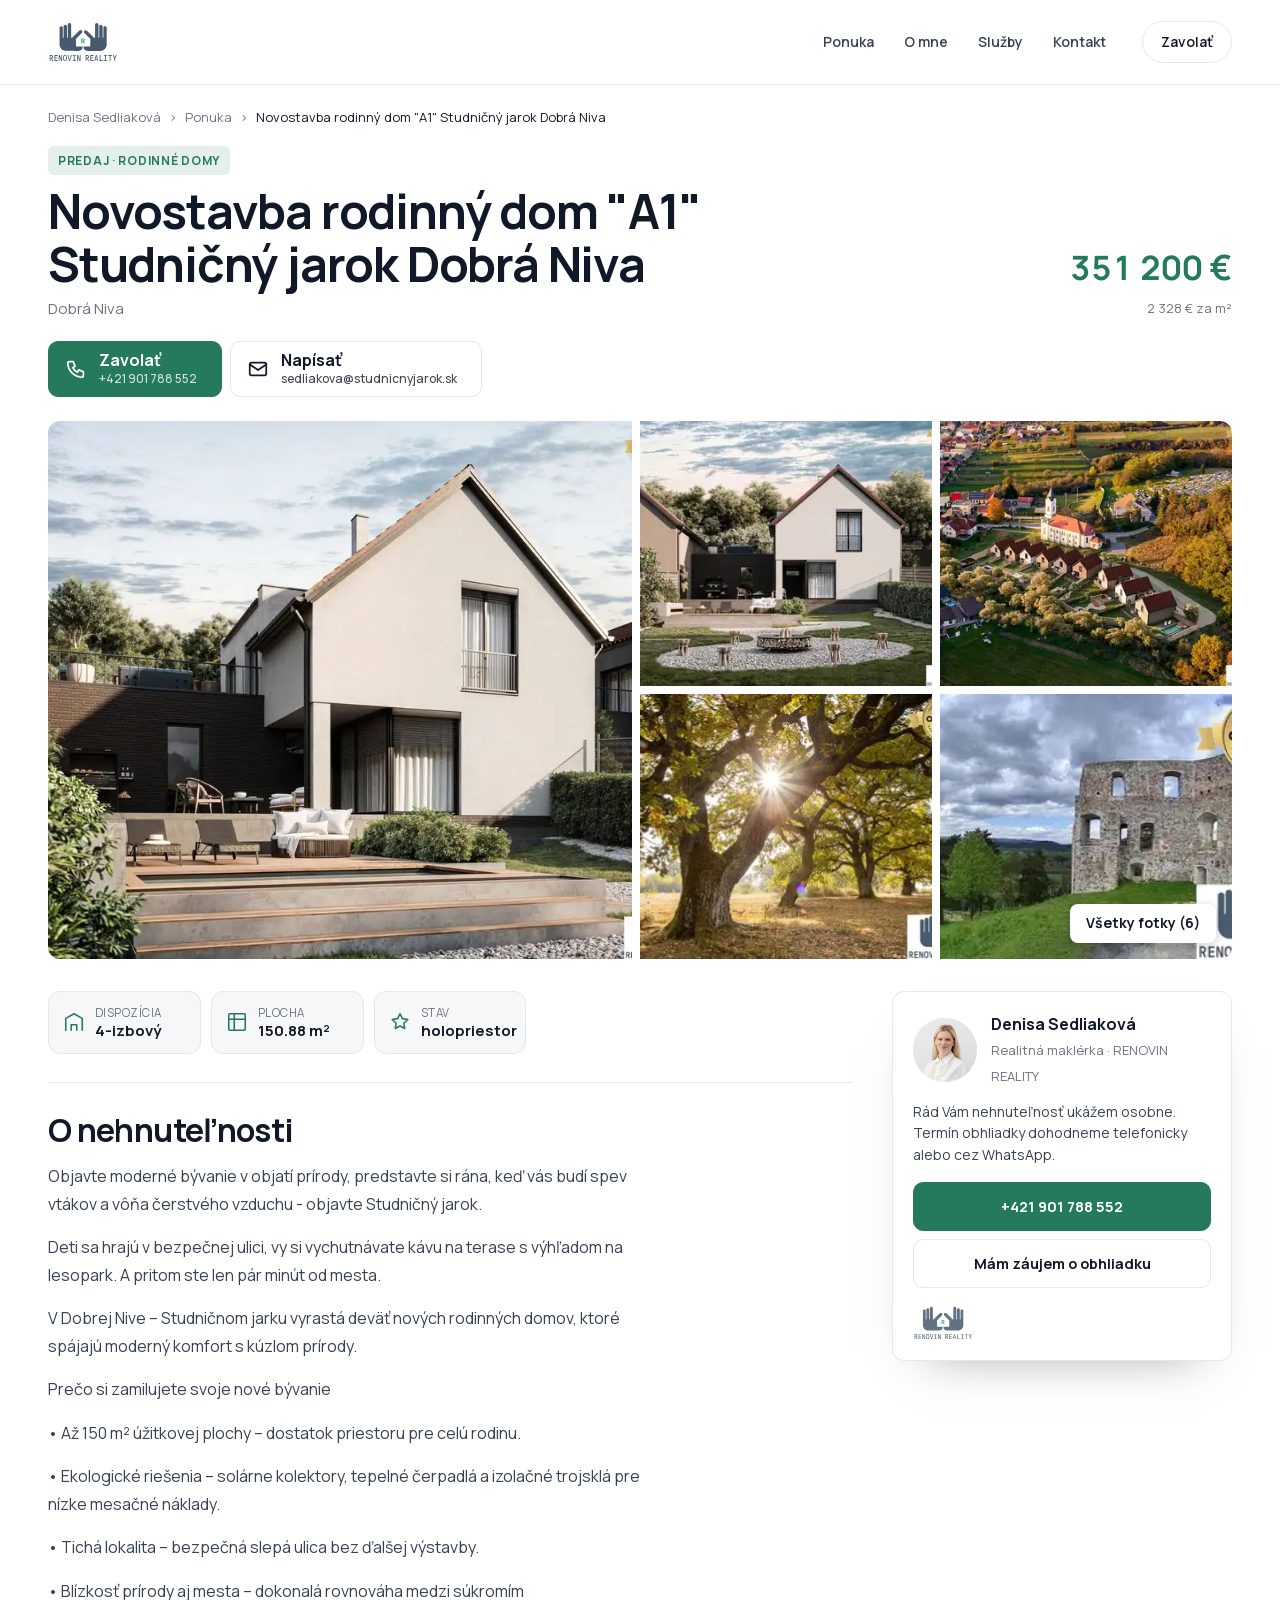
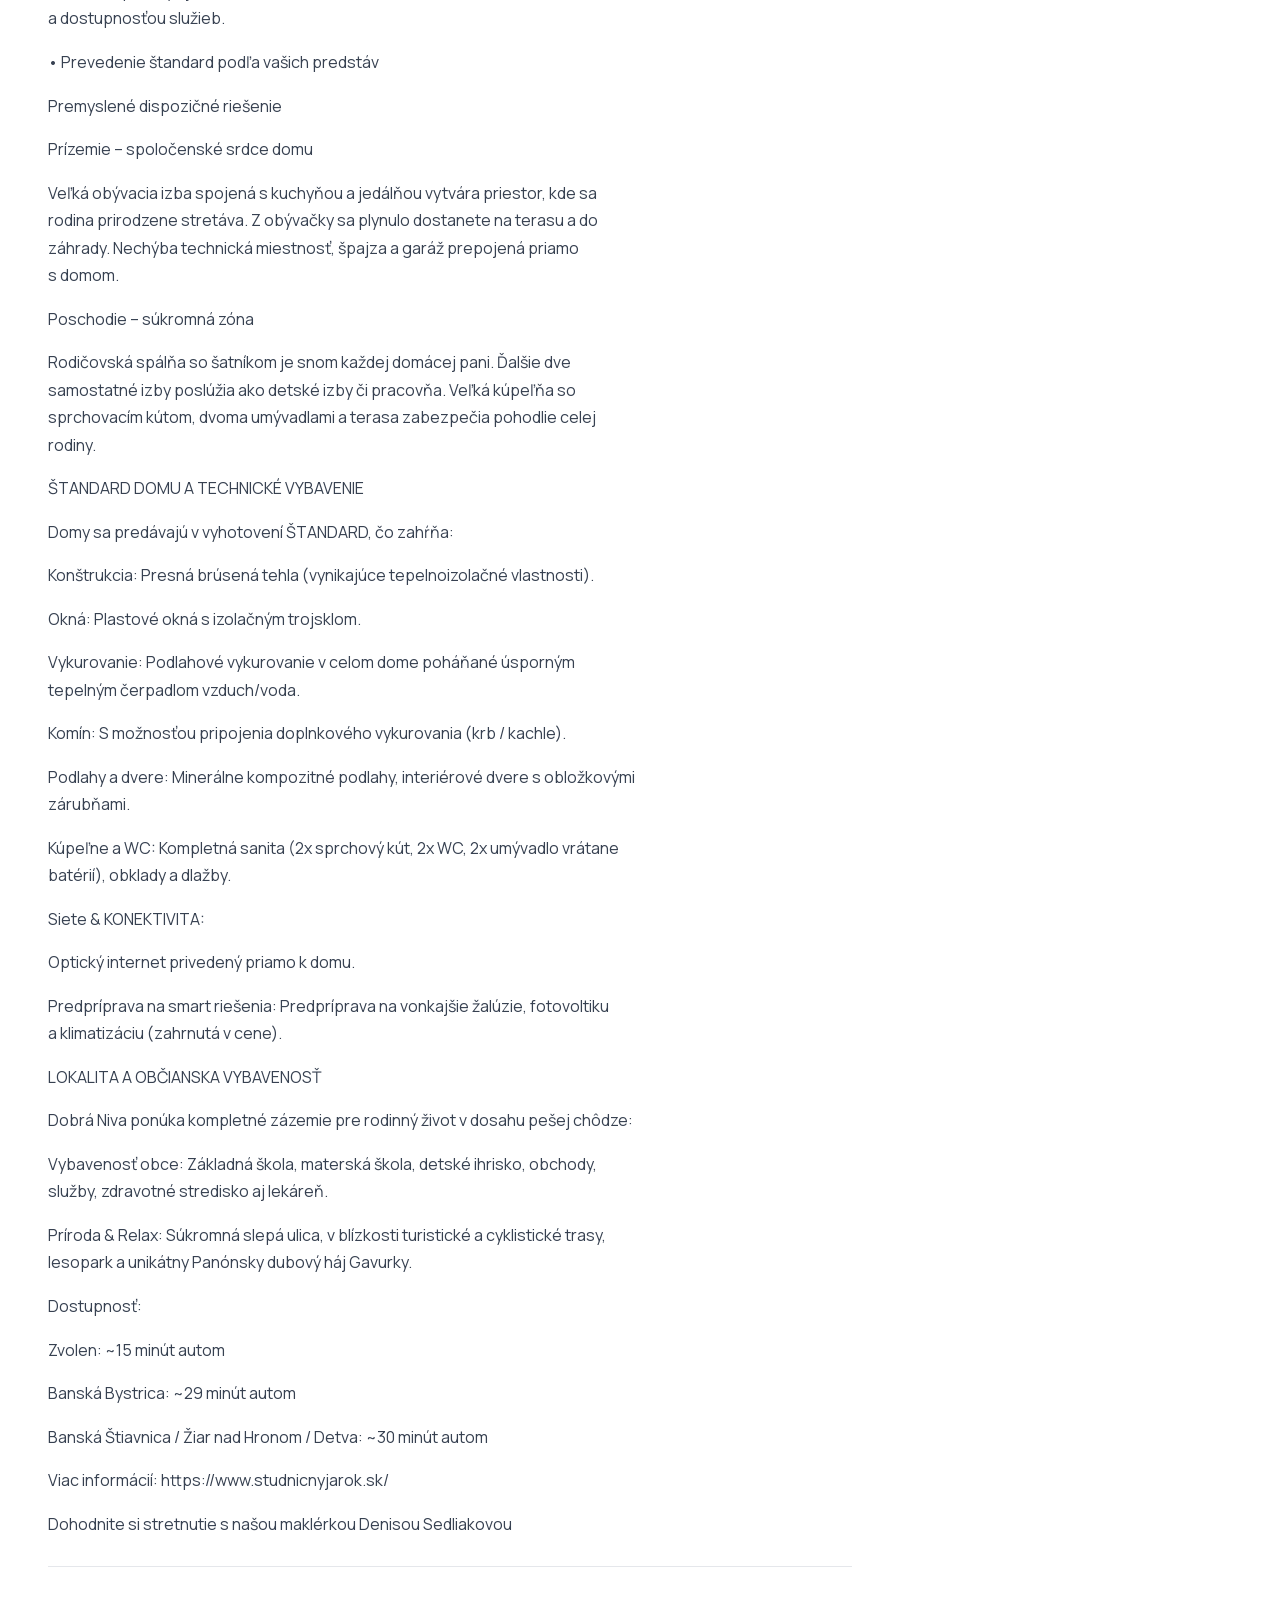
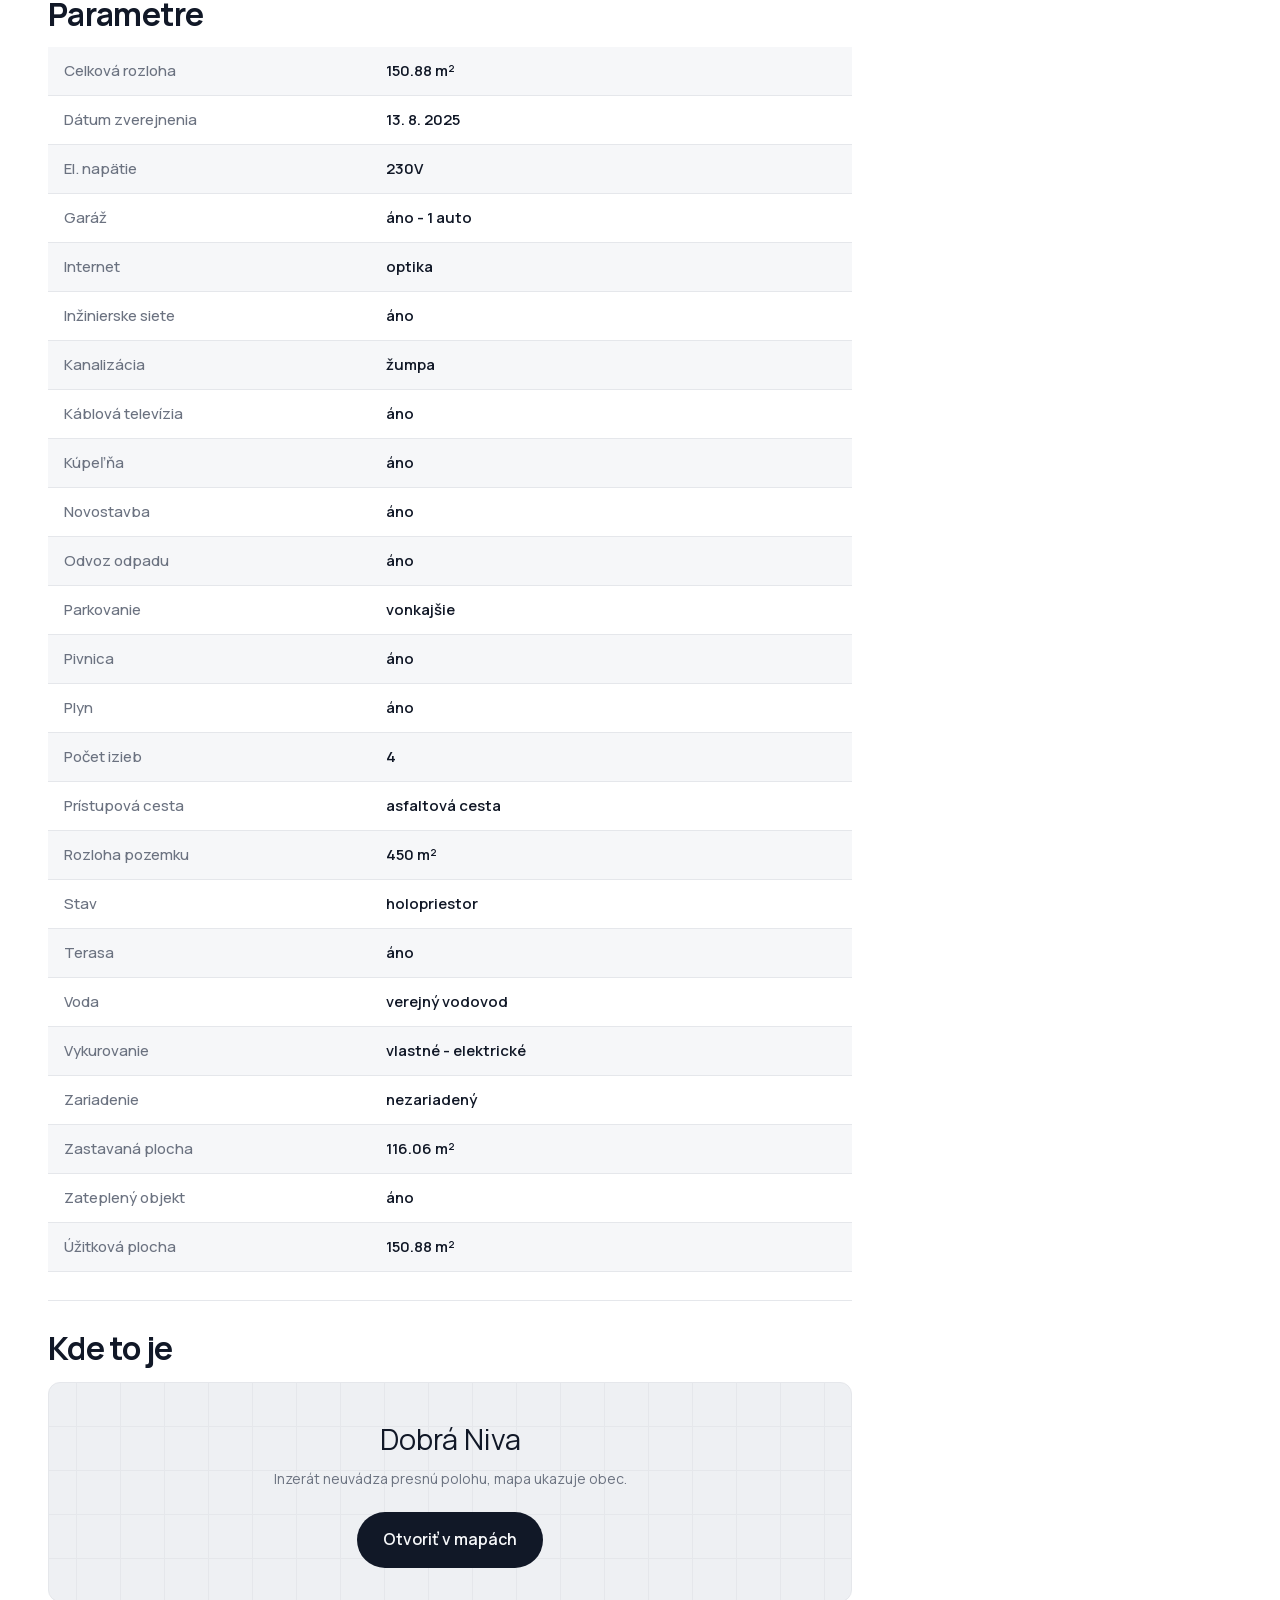
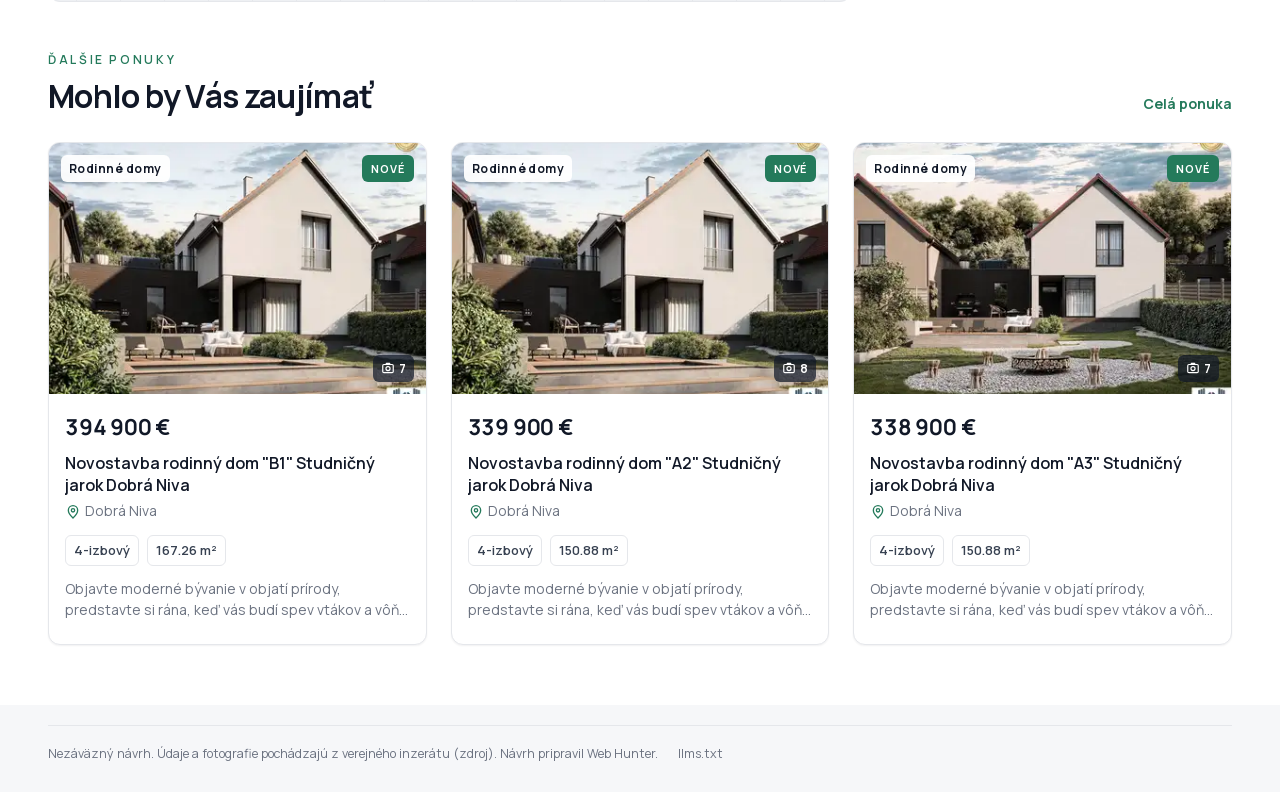
<file: denisa-sedliakova/novostavba-rodinny-dom-a1-studnicny-jarok-dobra-ni-926059/index.html>
<!doctype html>
<html lang="sk"><head>
<meta charset="utf-8">
<meta name="viewport" content="width=device-width,initial-scale=1">
<title>Novostavba rodinný dom &quot;A1&quot; Studničný jarok Dobrá Niva | Denisa Sedliaková</title>
<meta name="description" content="Objavte moderné bývanie v objatí prírody, predstavte si rána, keď vás budí spev vtákov a vôňa čerstvého vzduchu - objavte Studničný jarok.
Deti sa hrajú v bez">
<meta property="og:title" content="Novostavba rodinný dom &quot;A1&quot; Studničný jarok Dobrá Niva">
<meta property="og:description" content="Objavte moderné bývanie v objatí prírody, predstavte si rána, keď vás budí spev vtákov a vôňa čerstvého vzduchu - objavte Studničný jarok.
Deti sa hrajú v bez">
<meta property="og:type" content="website">
<meta property="og:locale" content="sk_SK">
<meta property="og:image" content="../assets/n/926059/00.webp">
<meta property="og:image:alt" content="Novostavba rodinný dom &quot;A1&quot; Studničný jarok Dobrá Niva">
<meta name="twitter:card" content="summary_large_image">
<meta name="twitter:title" content="Novostavba rodinný dom &quot;A1&quot; Studničný jarok Dobrá Niva">
<meta name="twitter:description" content="Objavte moderné bývanie v objatí prírody, predstavte si rána, keď vás budí spev vtákov a vôňa čerstvého vzduchu - objavte Studničný jarok.
Deti sa hrajú v bez">
<meta name="robots" content="noindex">
<script type="application/ld+json">{"@context":"https://schema.org","@graph":[{"@type":"House","@id":"#nemovitost","name":"Novostavba rodinný dom \"A1\" Studničný jarok Dobrá Niva","address":{"@type":"PostalAddress","addressCountry":"SK","addressLocality":"Dobrá Niva"},"description":"Objavte moderné bývanie v objatí prírody, predstavte si rána, keď vás budí spev vtákov a vôňa čerstvého vzduchu - objavte Studničný jarok.\nDeti sa hrajú v bez","photo":["../assets/n/926059/00.webp","../assets/n/926059/01.webp","../assets/n/926059/02.webp","../assets/n/926059/03.webp","../assets/n/926059/04.webp","../assets/n/926059/05.webp"],"floorSize":{"@type":"QuantitativeValue","value":150.88,"unitCode":"MTK"},"numberOfRooms":4,"additionalProperty":[{"@type":"PropertyValue","name":"Dispozice","value":"4-izbový"},{"@type":"PropertyValue","name":"Stav objektu","value":"holopriestor"}],"offers":{"@type":"Offer","price":351200,"priceCurrency":"EUR","availability":"https://schema.org/InStock","businessFunction":"http://purl.org/goodrelations/v1#Sell","seller":{"@id":"#kancelar"}}},{"@type":"RealEstateAgent","@id":"#kancelar","name":"RENOVIN REALITY","url":"https://www.renovinreality.sk/","logo":"../assets/logo.svg","telephone":"+421901788552","email":"projekt@renovin.sk","address":"Pribinova 55, 960 01 Zvolen"},{"@type":"Person","@id":"#makler","name":"Denisa Sedliaková","jobTitle":"realitný maklér","telephone":"+421901788552","email":"sedliakova@studnicnyjarok.sk","image":"../assets/portret.jpg","worksFor":{"@id":"#kancelar"}},{"@type":"RealEstateListing","name":"Novostavba rodinný dom \"A1\" Studničný jarok Dobrá Niva","mainEntity":{"@id":"#nemovitost"},"inLanguage":"sk-SK","description":"Objavte moderné bývanie v objatí prírody, predstavte si rána, keď vás budí spev vtákov a vôňa čerstvého vzduchu - objavte Studničný jarok.\nDeti sa hrajú v bez","primaryImageOfPage":"../assets/n/926059/00.webp","datePosted":"2026-10-19"}]}</script>
<link rel="preload" href="../assets/fonts/Manrope-latin-ext.woff2" as="font" type="font/woff2" crossorigin>
<link rel="stylesheet" href="../assets/style.css">
<link rel="stylesheet" href="../assets/makler.css">
<style>:root{--accent:#247a5b;--accent-deep:#0f3326}</style>
</head><body class="mk mk-detail">
<div class="mk-page">
<header class="mk-top mk-top--svetla"><div class="mk-in mk-top__in">
  <a class="mk-logo" href="../" aria-label="RENOVIN REALITY"><img src="../assets/logo.svg" alt="RENOVIN REALITY"></a>
  <nav class="mk-nav" aria-label="Hlavná">
    <a href="../nabidka/">Ponuka</a><a href="../o-mne/">O mne</a><a href="../sluzby/">Služby</a><a href="../kontakt/">Kontakt</a>
  </nav>
  <a class="mk-top__cta" href="tel:+421901788552">Zavolať</a>
</div></header>

<main class="mk-in dt">
<nav class="dt-drobky" aria-label="Kde ste"><a href="../">Denisa Sedliaková</a><span>›</span><a href="../nabidka/">Ponuka</a><span>›</span><em>Novostavba rodinný dom &quot;A1&quot; Studničný jarok Dobrá Niva</em></nav>
<div class="dt-hlava">
  <div><span class="dt-stitek">Predaj · Rodinné domy</span><h1>Novostavba rodinný dom &quot;A1&quot; Studničný jarok Dobrá Niva</h1><p class="dt-misto">Dobrá Niva</p></div>
  <div class="dt-cena"><b>351 200 €</b><span>2 328 € za m²</span></div>
</div>
<div class="mk-cta mk-cta--detail"><a class="mk-cta__b mk-cta__b--tel" href="tel:+421901788552"><svg viewBox="0 0 24 24" aria-hidden="true"><path d="M5 4h4l2 5-2.5 1.5a11 11 0 0 0 5 5L15 13l5 2v4a2 2 0 0 1-2 2A16 16 0 0 1 3 6a2 2 0 0 1 2-2"/></svg><span>Zavolať<small>+421 901 788 552</small></span></a><a class="mk-cta__b mk-cta__b--mail" href="mailto:sedliakova@studnicnyjarok.sk"><svg viewBox="0 0 24 24" aria-hidden="true"><rect x="3" y="5" width="18" height="14" rx="2"/><path d="m3 7 9 6 9-6"/></svg><span>Napísať<small>sedliakova@studnicnyjarok.sk</small></span></a></div>
<div class="dt-gal dt-gal--5">
  <button type="button" class="dt-gal__hl" data-i="0" aria-label="Zväčšiť fotografiu 1"><img src="../assets/n/926059/00.webp" srcset="../assets/n/926059/00_m.webp 400w, ../assets/n/926059/00.webp 900w" sizes="(max-width: 860px) 100vw, 760px" width="900" height="675" alt="Novostavba rodinný dom &quot;A1&quot; Studničný jarok Dobrá Niva, fotografia 1" fetchpriority="high" decoding="async"></button>
  <div class="dt-gal__mriez"><button type="button" class="dt-gal__m" data-i="1" aria-label="Fotografia 2"><img src="../assets/n/926059/01.webp" srcset="../assets/n/926059/01_m.webp 400w, ../assets/n/926059/01.webp 900w" sizes="(max-width: 860px) 50vw, 300px" width="900" height="675" alt="" loading="lazy" decoding="async"></button><button type="button" class="dt-gal__m" data-i="2" aria-label="Fotografia 3"><img src="../assets/n/926059/02.webp" srcset="../assets/n/926059/02_m.webp 400w, ../assets/n/926059/02.webp 900w" sizes="(max-width: 860px) 50vw, 300px" width="900" height="675" alt="" loading="lazy" decoding="async"></button><button type="button" class="dt-gal__m" data-i="3" aria-label="Fotografia 4"><img src="../assets/n/926059/03.webp" srcset="../assets/n/926059/03_m.webp 400w, ../assets/n/926059/03.webp 900w" sizes="(max-width: 860px) 50vw, 300px" width="900" height="599" alt="" loading="lazy" decoding="async"></button><button type="button" class="dt-gal__m" data-i="4" aria-label="Fotografia 5"><img src="../assets/n/926059/04.webp" srcset="../assets/n/926059/04_m.webp 400w, ../assets/n/926059/04.webp 738w" sizes="(max-width: 860px) 50vw, 300px" width="738" height="406" alt="" loading="lazy" decoding="async"></button></div>
  <button type="button" class="dt-gal__vsetky" data-i="0">Všetky fotky (6)</button>
  <ul class="dt-gal__zoznam" hidden><li data-src="../assets/n/926059/00.webp" data-w="900" data-h="675"></li><li data-src="../assets/n/926059/01.webp" data-w="900" data-h="675"></li><li data-src="../assets/n/926059/02.webp" data-w="900" data-h="675"></li><li data-src="../assets/n/926059/03.webp" data-w="900" data-h="599"></li><li data-src="../assets/n/926059/04.webp" data-w="738" data-h="406"></li><li data-src="../assets/n/926059/05.webp" data-w="900" data-h="675"></li></ul>
</div>
<div class="dt-lb" hidden role="dialog" aria-modal="true" aria-label="Fotografie: Novostavba rodinný dom &quot;A1&quot; Studničný jarok Dobrá Niva">
  <img class="dt-lb__img" alt="Novostavba rodinný dom &quot;A1&quot; Studničný jarok Dobrá Niva">
  <button type="button" class="dt-lb__x" aria-label="Zavrieť">×</button>
  <button type="button" class="dt-lb__nav dt-lb__prev" aria-label="Predchádzajúca fotografia">‹</button>
  <button type="button" class="dt-lb__nav dt-lb__next" aria-label="Ďalšia fotografia">›</button>
  <span class="dt-lb__pocet"></span>
</div>
<div class="dt-grid">
  <div class="dt-obsah">
    <ul class="dt-fakta"><li><svg viewBox="0 0 24 24" aria-hidden="true"><path d="M3 21V8l9-5 9 5v13"/><path d="M9 21v-6h6v6"/></svg><span>Dispozícia</span><b>4-izbový</b></li><li><svg viewBox="0 0 24 24" aria-hidden="true"><rect x="3" y="3" width="18" height="18" rx="1"/><path d="M3 9h18M9 3v18"/></svg><span>Plocha</span><b>150.88 m²</b></li><li><svg viewBox="0 0 24 24" aria-hidden="true"><path d="M12 3l2.6 5.3 5.9.9-4.3 4.1 1 5.8L12 16.4 6.8 19.1l1-5.8L3.5 9.2l5.9-.9z"/></svg><span>Stav</span><b>holopriestor</b></li></ul>
    
    <section class="dt-sekce" id="popis"><h2>O nehnuteľnosti</h2><div class="dt-prose"><p>Objavte moderné bývanie v objatí prírody, predstavte si rána, keď vás budí spev vtákov a vôňa čerstvého vzduchu - objavte Studničný jarok.</p><p>Deti sa hrajú v bezpečnej ulici, vy si vychutnávate kávu na terase s výhľadom na lesopark. A pritom ste len pár minút od mesta.</p><p>V Dobrej Nive – Studničnom jarku vyrastá deväť nových rodinných domov, ktoré spájajú moderný komfort s kúzlom prírody.</p><p>Prečo si zamilujete svoje nové bývanie</p><p>•	Až 150 m² úžitkovej plochy – dostatok priestoru pre celú rodinu.</p><p>•	Ekologické riešenia – solárne kolektory, tepelné čerpadlá a izolačné trojsklá pre nízke mesačné náklady.</p><p>•	Tichá lokalita – bezpečná slepá ulica bez ďalšej výstavby.</p><p>•	Blízkosť prírody aj mesta – dokonalá rovnováha medzi súkromím a dostupnosťou služieb.</p><p>•	Prevedenie štandard podľa vašich predstáv</p><p>Premyslené dispozičné riešenie</p><p>Prízemie – spoločenské srdce domu</p><p>Veľká obývacia izba spojená s kuchyňou a jedálňou vytvára priestor, kde sa rodina prirodzene stretáva. Z obývačky sa plynulo dostanete na terasu a do záhrady. Nechýba technická miestnosť, špajza a garáž prepojená priamo s domom.</p><p>Poschodie – súkromná zóna</p><p>Rodičovská spálňa so šatníkom je snom každej domácej pani. Ďalšie dve samostatné izby poslúžia ako detské izby či pracovňa. Veľká kúpeľňa so sprchovacím kútom, dvoma umývadlami a terasa zabezpečia pohodlie celej rodiny.</p><p>ŠTANDARD DOMU A TECHNICKÉ VYBAVENIE</p><p>Domy sa predávajú v vyhotovení ŠTANDARD, čo zahŕňa:</p><p>Konštrukcia: Presná brúsená tehla (vynikajúce tepelnoizolačné vlastnosti).</p><p>Okná: Plastové okná s izolačným trojsklom.</p><p>Vykurovanie: Podlahové vykurovanie v celom dome poháňané úsporným tepelným čerpadlom vzduch/voda.</p><p>Komín: S možnosťou pripojenia doplnkového vykurovania (krb / kachle).</p><p>Podlahy a dvere: Minerálne kompozitné podlahy, interiérové dvere s obložkovými zárubňami.</p><p>Kúpeľne a WC: Kompletná sanita (2x sprchový kút, 2x WC, 2x umývadlo vrátane batérií), obklady a dlažby.</p><p>Siete &amp; KONEKTIVITA:</p><p>Optický internet privedený priamo k domu.</p><p>Predpríprava na smart riešenia: Predpríprava na vonkajšie žalúzie, fotovoltiku a klimatizáciu (zahrnutá v cene).</p><p>LOKALITA A OBČIANSKA VYBAVENOSŤ</p><p>Dobrá Niva ponúka kompletné zázemie pre rodinný život v dosahu pešej chôdze:</p><p>Vybavenosť obce: Základná škola, materská škola, detské ihrisko, obchody, služby, zdravotné stredisko aj lekáreň.</p><p>Príroda &amp; Relax: Súkromná slepá ulica, v blízkosti turistické a cyklistické trasy, lesopark a unikátny Panónsky dubový háj Gavurky.</p><p>Dostupnosť:</p><p>Zvolen: ~15 minút autom</p><p>Banská Bystrica: ~29 minút autom</p><p>Banská Štiavnica / Žiar nad Hronom / Detva: ~30 minút autom</p><p>Viac informácií: https://www.studnicnyjarok.sk/</p><p>Dohodnite si stretnutie s našou maklérkou Denisou Sedliakovou</p></div></section>
    <section class="dt-sekce" id="parametry"><h2>Parametre</h2><table class="dt-tab"><tbody><tr><th scope=row>Celková rozloha</th><td>150.88 m²</td></tr><tr><th scope=row>Dátum zverejnenia</th><td>13. 8. 2025</td></tr><tr><th scope=row>El. napätie</th><td>230V</td></tr><tr><th scope=row>Garáž</th><td>áno - 1 auto</td></tr><tr><th scope=row>Internet</th><td>optika</td></tr><tr><th scope=row>Inžinierske siete</th><td>áno</td></tr><tr><th scope=row>Kanalizácia</th><td>žumpa</td></tr><tr><th scope=row>Káblová televízia</th><td>áno</td></tr><tr><th scope=row>Kúpeľňa</th><td>áno</td></tr><tr><th scope=row>Novostavba</th><td>áno</td></tr><tr><th scope=row>Odvoz odpadu</th><td>áno</td></tr><tr><th scope=row>Parkovanie</th><td>vonkajšie</td></tr><tr><th scope=row>Pivnica</th><td>áno</td></tr><tr><th scope=row>Plyn</th><td>áno</td></tr><tr><th scope=row>Počet izieb</th><td>4</td></tr><tr><th scope=row>Prístupová cesta</th><td>asfaltová cesta</td></tr><tr><th scope=row>Rozloha pozemku</th><td>450 m²</td></tr><tr><th scope=row>Stav</th><td>holopriestor</td></tr><tr><th scope=row>Terasa</th><td>áno</td></tr><tr><th scope=row>Voda</th><td>verejný vodovod</td></tr><tr><th scope=row>Vykurovanie</th><td>vlastné - elektrické</td></tr><tr><th scope=row>Zariadenie</th><td>nezariadený</td></tr><tr><th scope=row>Zastavaná plocha</th><td>116.06 m²</td></tr><tr><th scope=row>Zateplený objekt</th><td>áno</td></tr><tr><th scope=row>Úžitková plocha</th><td>150.88 m²</td></tr></tbody></table></section>
    <section class="dt-sekce" id="mapa"><h2>Kde to je</h2><div class="map map--flat"><div class="map__ask">
  <p class="map__place">Dobrá Niva</p>
  <p class="map__note">Inzerát neuvádza presnú polohu, mapa ukazuje obec.</p>
  <a class="btn btn--dark" href="https://www.openstreetmap.org/search?query=Dobr%C3%A1%20Niva" target="_blank" rel="noopener">Otvoriť v mapách</a>
</div></div></section>
  </div>
  <aside class="dt-bok"><div class="dt-makler">
  <div class="dt-makler__hlava"><img class="dt-makler__foto" src="../assets/portret.jpg" alt="" width="56" height="56" loading="lazy"><div><b>Denisa Sedliaková</b><span>Realitná maklérka · RENOVIN REALITY</span></div></div>
  <p class="dt-makler__pozn">Rád Vám nehnuteľnosť ukážem osobne. Termín obhliadky dohodneme telefonicky alebo cez WhatsApp.</p>
  <div class="dt-makler__tl"><a class="dt-btn dt-btn--akcent" href="tel:+421901788552">+421 901 788 552</a><a class="dt-btn" href="mailto:sedliakova@studnicnyjarok.sk?subject=Otázka k nehnuteľnosti: Novostavba rodinný dom &quot;A1&quot; Studničný jarok Dobrá Niva">Mám záujem o obhliadku</a></div>
  <img class="dt-makler__logo" src="../assets/logo.svg" alt="RENOVIN REALITY" loading="lazy">
</div></aside>
</div>
<section class="dt-dalsi rv"><div class="mk-sec-h"><div><span class="eyebrow">Ďalšie ponuky</span>
  <h2>Mohlo by Vás zaujímať</h2></div><a class="dt-vse" href="../nabidka/">Celá ponuka</a></div>
  <div class="mk-mriz"><a class="mk-karta" href="../novostavba-rodinny-dom-b1-studnicny-jarok-dobra-ni-926264/" data-typ="dum" data-tr="ostatni" data-cena="394900" data-obec="Dobrá Niva" data-datum="2026-10-19" data-text="novostavba rodinný dom &quot;b1&quot; studničný jarok dobrá niva dobrá niva">
  <span class="mk-karta__foto"><img src="../assets/n/926264/00.webp" srcset="../assets/n/926264/00_m.webp 400w, ../assets/n/926264/00.webp 900w" sizes="(max-width: 700px) 100vw, 400px" width="900" height="675" alt="Novostavba rodinný dom &quot;B1&quot; Studničný jarok Dobrá Niva" loading="lazy" decoding="async"><span class="mk-karta__stitek">Rodinné domy</span><span class="mk-karta__nove">Nové</span><span class="mk-karta__pocet"><svg viewBox="0 0 24 24" aria-hidden="true"><rect x="3" y="6" width="18" height="14" rx="2"/><circle cx="12" cy="13" r="3.5"/><path d="M8 6l1.5-2h5L16 6"/></svg>7</span></span>
  <span class="mk-karta__telo"><span class="mk-karta__cena">394 900 €</span><b>Novostavba rodinný dom &quot;B1&quot; Studničný jarok Dobrá Niva</b>
    <span class="mk-karta__misto"><svg viewBox="0 0 24 24" aria-hidden="true"><path d="M12 21s-7-6.2-7-11.5a7 7 0 0 1 14 0C19 14.8 12 21 12 21z"/><circle cx="12" cy="9.5" r="2.5"/></svg>Dobrá Niva</span>
    <span class="mk-karta__chipy"><span>4-izbový</span><span>167.26 m²</span></span>
    <span class="mk-karta__popis">Objavte moderné bývanie v objatí prírody, predstavte si rána, keď vás budí spev vtákov a vôňa čerstvého vzduchu - objavte Studničný jarok. Deti sa…</span></span>
</a><a class="mk-karta" href="../novostavba-rodinny-dom-a2-studnicny-jarok-dobra-ni-975377/" data-typ="dum" data-tr="ostatni" data-cena="339900" data-obec="Dobrá Niva" data-datum="2026-10-19" data-text="novostavba rodinný dom &quot;a2&quot; studničný jarok dobrá niva dobrá niva">
  <span class="mk-karta__foto"><img src="../assets/n/975377/00.webp" srcset="../assets/n/975377/00_m.webp 400w, ../assets/n/975377/00.webp 900w" sizes="(max-width: 700px) 100vw, 400px" width="900" height="675" alt="Novostavba rodinný dom &quot;A2&quot; Studničný jarok Dobrá Niva" loading="lazy" decoding="async"><span class="mk-karta__stitek">Rodinné domy</span><span class="mk-karta__nove">Nové</span><span class="mk-karta__pocet"><svg viewBox="0 0 24 24" aria-hidden="true"><rect x="3" y="6" width="18" height="14" rx="2"/><circle cx="12" cy="13" r="3.5"/><path d="M8 6l1.5-2h5L16 6"/></svg>8</span></span>
  <span class="mk-karta__telo"><span class="mk-karta__cena">339 900 €</span><b>Novostavba rodinný dom &quot;A2&quot; Studničný jarok Dobrá Niva</b>
    <span class="mk-karta__misto"><svg viewBox="0 0 24 24" aria-hidden="true"><path d="M12 21s-7-6.2-7-11.5a7 7 0 0 1 14 0C19 14.8 12 21 12 21z"/><circle cx="12" cy="9.5" r="2.5"/></svg>Dobrá Niva</span>
    <span class="mk-karta__chipy"><span>4-izbový</span><span>150.88 m²</span></span>
    <span class="mk-karta__popis">Objavte moderné bývanie v objatí prírody, predstavte si rána, keď vás budí spev vtákov a vôňa čerstvého vzduchu - objavte Studničný jarok. Deti sa…</span></span>
</a><a class="mk-karta" href="../novostavba-rodinny-dom-a3-studnicny-jarok-dobra-ni-975380/" data-typ="dum" data-tr="ostatni" data-cena="338900" data-obec="Dobrá Niva" data-datum="2026-10-19" data-text="novostavba rodinný dom &quot;a3&quot; studničný jarok dobrá niva dobrá niva">
  <span class="mk-karta__foto"><img src="../assets/n/975380/00.webp" srcset="../assets/n/975380/00_m.webp 400w, ../assets/n/975380/00.webp 900w" sizes="(max-width: 700px) 100vw, 400px" width="900" height="675" alt="Novostavba rodinný dom &quot;A3&quot; Studničný jarok Dobrá Niva" loading="lazy" decoding="async"><span class="mk-karta__stitek">Rodinné domy</span><span class="mk-karta__nove">Nové</span><span class="mk-karta__pocet"><svg viewBox="0 0 24 24" aria-hidden="true"><rect x="3" y="6" width="18" height="14" rx="2"/><circle cx="12" cy="13" r="3.5"/><path d="M8 6l1.5-2h5L16 6"/></svg>7</span></span>
  <span class="mk-karta__telo"><span class="mk-karta__cena">338 900 €</span><b>Novostavba rodinný dom &quot;A3&quot; Studničný jarok Dobrá Niva</b>
    <span class="mk-karta__misto"><svg viewBox="0 0 24 24" aria-hidden="true"><path d="M12 21s-7-6.2-7-11.5a7 7 0 0 1 14 0C19 14.8 12 21 12 21z"/><circle cx="12" cy="9.5" r="2.5"/></svg>Dobrá Niva</span>
    <span class="mk-karta__chipy"><span>4-izbový</span><span>150.88 m²</span></span>
    <span class="mk-karta__popis">Objavte moderné bývanie v objatí prírody, predstavte si rána, keď vás budí spev vtákov a vôňa čerstvého vzduchu - objavte Studničný jarok. Deti sa…</span></span>
</a></div></section>
</main>
<footer class="mk-pata mk-pata--detail"><div class="mk-in"><div class="mk-pata__dole"><span>Nezáväzný návrh. Údaje a fotografie pochádzajú z verejného inzerátu (<a href="https://www.zoznamrealit.sk/novostavba-rodinny-dom-a1-studnicny-jarok-dobra-niva-926059" target="_blank" rel="noopener">zdroj</a>). Návrh pripravil Web Hunter.</span><a href="../llms.txt">llms.txt</a></div></div></footer>
</div>
<nav class="mk-lista" aria-label="Rýchly kontakt"><a href="tel:+421901788552"><svg viewBox="0 0 24 24" aria-hidden="true"><path d="M5 4h4l2 5-2.5 1.5a11 11 0 0 0 5 5L15 13l5 2v4a2 2 0 0 1-2 2A16 16 0 0 1 3 6a2 2 0 0 1 2-2"/></svg>Zavolať</a><a href="mailto:sedliakova@studnicnyjarok.sk"><svg viewBox="0 0 24 24" aria-hidden="true"><rect x="3" y="5" width="18" height="14" rx="2"/><path d="m3 7 9 6 9-6"/></svg>Napísať</a></nav>
<script>
// Video a 3D prohlídka: přehrávač se vloží až na klik, ne při načtení stránky.
document.querySelectorAll('.media-plocha').forEach(function(b){
  b.addEventListener('click', function(){
    var f=document.createElement('iframe');
    f.src=b.dataset.embed;
    f.title=b.getAttribute('aria-label')||'Prohlídka';
    f.allow='accelerometer; autoplay; encrypted-media; gyroscope; fullscreen; xr-spatial-tracking';
    f.setAttribute('allowfullscreen','');
    f.loading='lazy';
    b.replaceWith(f);
    f.focus({preventScroll:true});
  });
});

// Lepicí lišta se ukáže, až hero odjede z obrazovky.
const hero=document.querySelector('.hero'),bar=document.querySelector('.bar');
if(hero&&bar)new IntersectionObserver(([e])=>bar.classList.toggle('on',!e.isIntersecting),
  {threshold:0.08}).observe(hero);

// Sekce se odhalují při scrollu, jednou.
const rv=new IntersectionObserver((es)=>es.forEach(e=>{if(e.isIntersecting){
  e.target.classList.add('in');rv.unobserve(e.target)}}),{threshold:0.12});
document.querySelectorAll('.rv').forEach(el=>rv.observe(el));

// Slideshow: šipky, klávesnice, tah prstem, klik na náhled.
const show=document.getElementById('show');
if(show){
  const slides=[...show.querySelectorAll('.slide')];
  const thumbs=[...document.querySelectorAll('.thumb')];
  const now=document.getElementById('slide-now');
  let i=0;
  const go=n=>{
    i=(n+slides.length)%slides.length;
    slides.forEach((s,k)=>s.classList.toggle('is-on',k===i));
    thumbs.forEach((t,k)=>{t.classList.toggle('is-on',k===i);
      if(k===i)t.scrollIntoView({block:'nearest',inline:'center',behavior:'smooth'})});
    if(now)now.textContent=i+1;
    // Sousední fotku předběžně načteme, ať další snímek neproblikne.
    const nx=slides[(i+1)%slides.length].querySelector('img');
    if(nx&&nx.loading==='lazy'){nx.loading='eager';}
  };
  show.querySelector('.show__prev').onclick=()=>go(i-1);
  show.querySelector('.show__next').onclick=()=>go(i+1);
  thumbs.forEach(t=>t.onclick=()=>go(+t.dataset.t));
  document.addEventListener('keydown',e=>{
    if(e.key==='ArrowLeft')go(i-1); if(e.key==='ArrowRight')go(i+1)});
  let x0=null;
  show.addEventListener('touchstart',e=>{x0=e.touches[0].clientX},{passive:true});
  show.addEventListener('touchend',e=>{
    if(x0===null)return; const dx=e.changedTouches[0].clientX-x0;
    if(Math.abs(dx)>45)go(dx<0?i+1:i-1); x0=null},{passive:true});
}

// Mapa se načte sama, ale až když na ni dojde scroll. Kdo se k ní nedostane,
// nestáhne ani dlaždici.
const map=document.querySelector('[data-map]');
if(map){
  const load=()=>{
    map.classList.add('is-on');
    map.querySelectorAll('.map__tiles img[data-src]').forEach(img=>{
      img.onload=()=>img.classList.add('is-on');
      img.src=img.dataset.src; img.removeAttribute('data-src');
    });
  };
  new IntersectionObserver((es,o)=>{if(es[0].isIntersecting){load();o.disconnect();}},
    {rootMargin:'400px'}).observe(map);
}

document.querySelectorAll('.dt-video').forEach(function(b){b.addEventListener('click',function(){
  var f=document.createElement('iframe');
  f.src=b.dataset.embed||('https://www.youtube-nocookie.com/embed/'+b.dataset.yt+'?autoplay=1&rel=0');
  f.title=b.getAttribute('aria-label');f.loading='lazy';
  f.allow='autoplay; encrypted-media; picture-in-picture; fullscreen; xr-spatial-tracking; gyroscope; accelerometer';
  f.allowFullscreen=true;f.className='dt-video__frame';b.replaceWith(f)})});

(function(){var lb=document.querySelector('.dt-lb');if(!lb)return;
var src=[].slice.call(document.querySelectorAll('.dt-gal__zoznam li')).map(function(l){return l.dataset.src}),i=0,
  img=lb.querySelector('.dt-lb__img'),poc=lb.querySelector('.dt-lb__pocet'),spat=null;
function ukaz(n){i=(n+src.length)%src.length;img.src=src[i];poc.textContent=(i+1)+' / '+src.length}
function otvor(n){spat=document.activeElement;ukaz(n);lb.hidden=false;document.body.style.overflow='hidden';lb.querySelector('.dt-lb__x').focus()}
function zavri(){lb.hidden=true;document.body.style.overflow='';if(spat)spat.focus()}
document.querySelectorAll('.dt-gal [data-i]').forEach(function(b){b.addEventListener('click',function(){otvor(+b.dataset.i)})});
lb.querySelector('.dt-lb__x').addEventListener('click',zavri);
lb.querySelector('.dt-lb__prev').addEventListener('click',function(){ukaz(i-1)});
lb.querySelector('.dt-lb__next').addEventListener('click',function(){ukaz(i+1)});
lb.addEventListener('click',function(e){if(e.target===lb)zavri()});
addEventListener('keydown',function(e){if(lb.hidden)return;if(e.key==='Escape')zavri();if(e.key==='ArrowLeft')ukaz(i-1);if(e.key==='ArrowRight')ukaz(i+1)});
var x0=null;lb.addEventListener('touchstart',function(e){x0=e.touches[0].clientX},{passive:true});
lb.addEventListener('touchend',function(e){if(x0===null)return;var d=e.changedTouches[0].clientX-x0;if(Math.abs(d)>40)ukaz(i+(d<0?1:-1));x0=null})})();
</script>
</body></html>
</file>
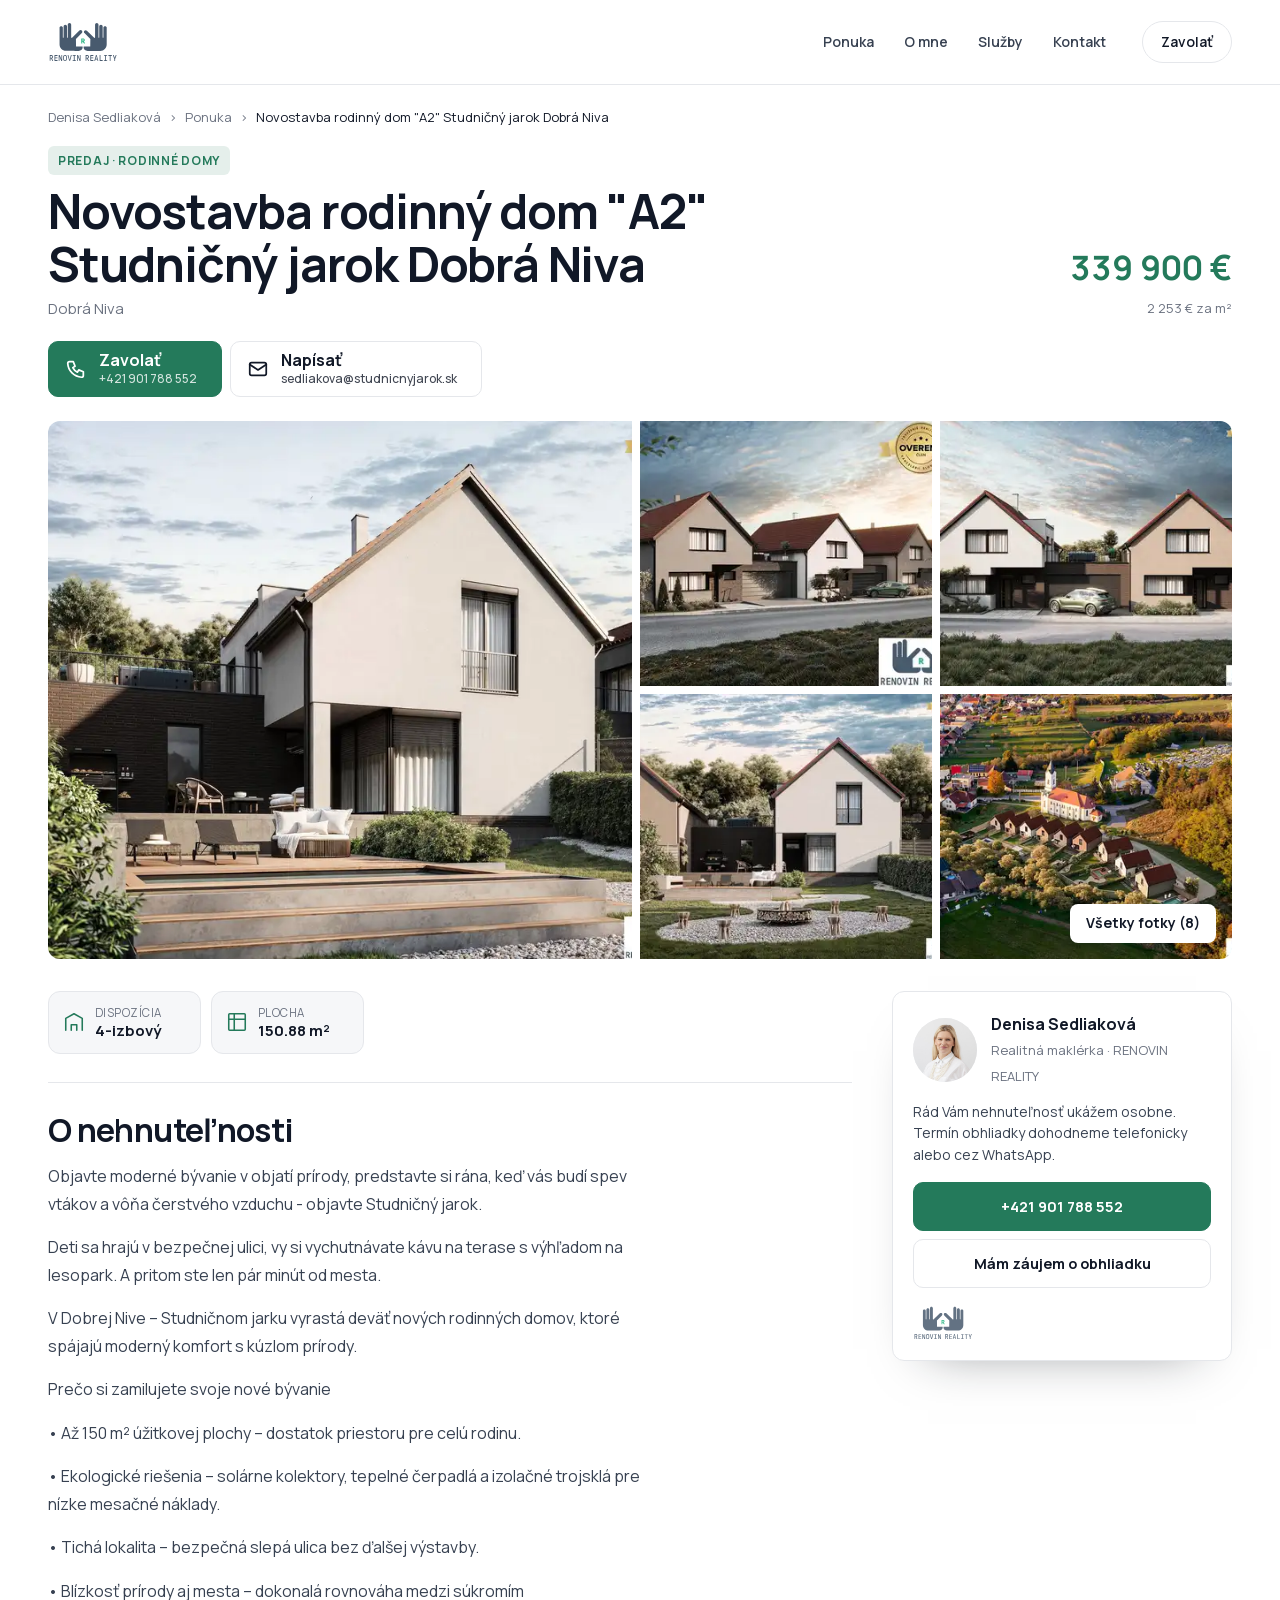
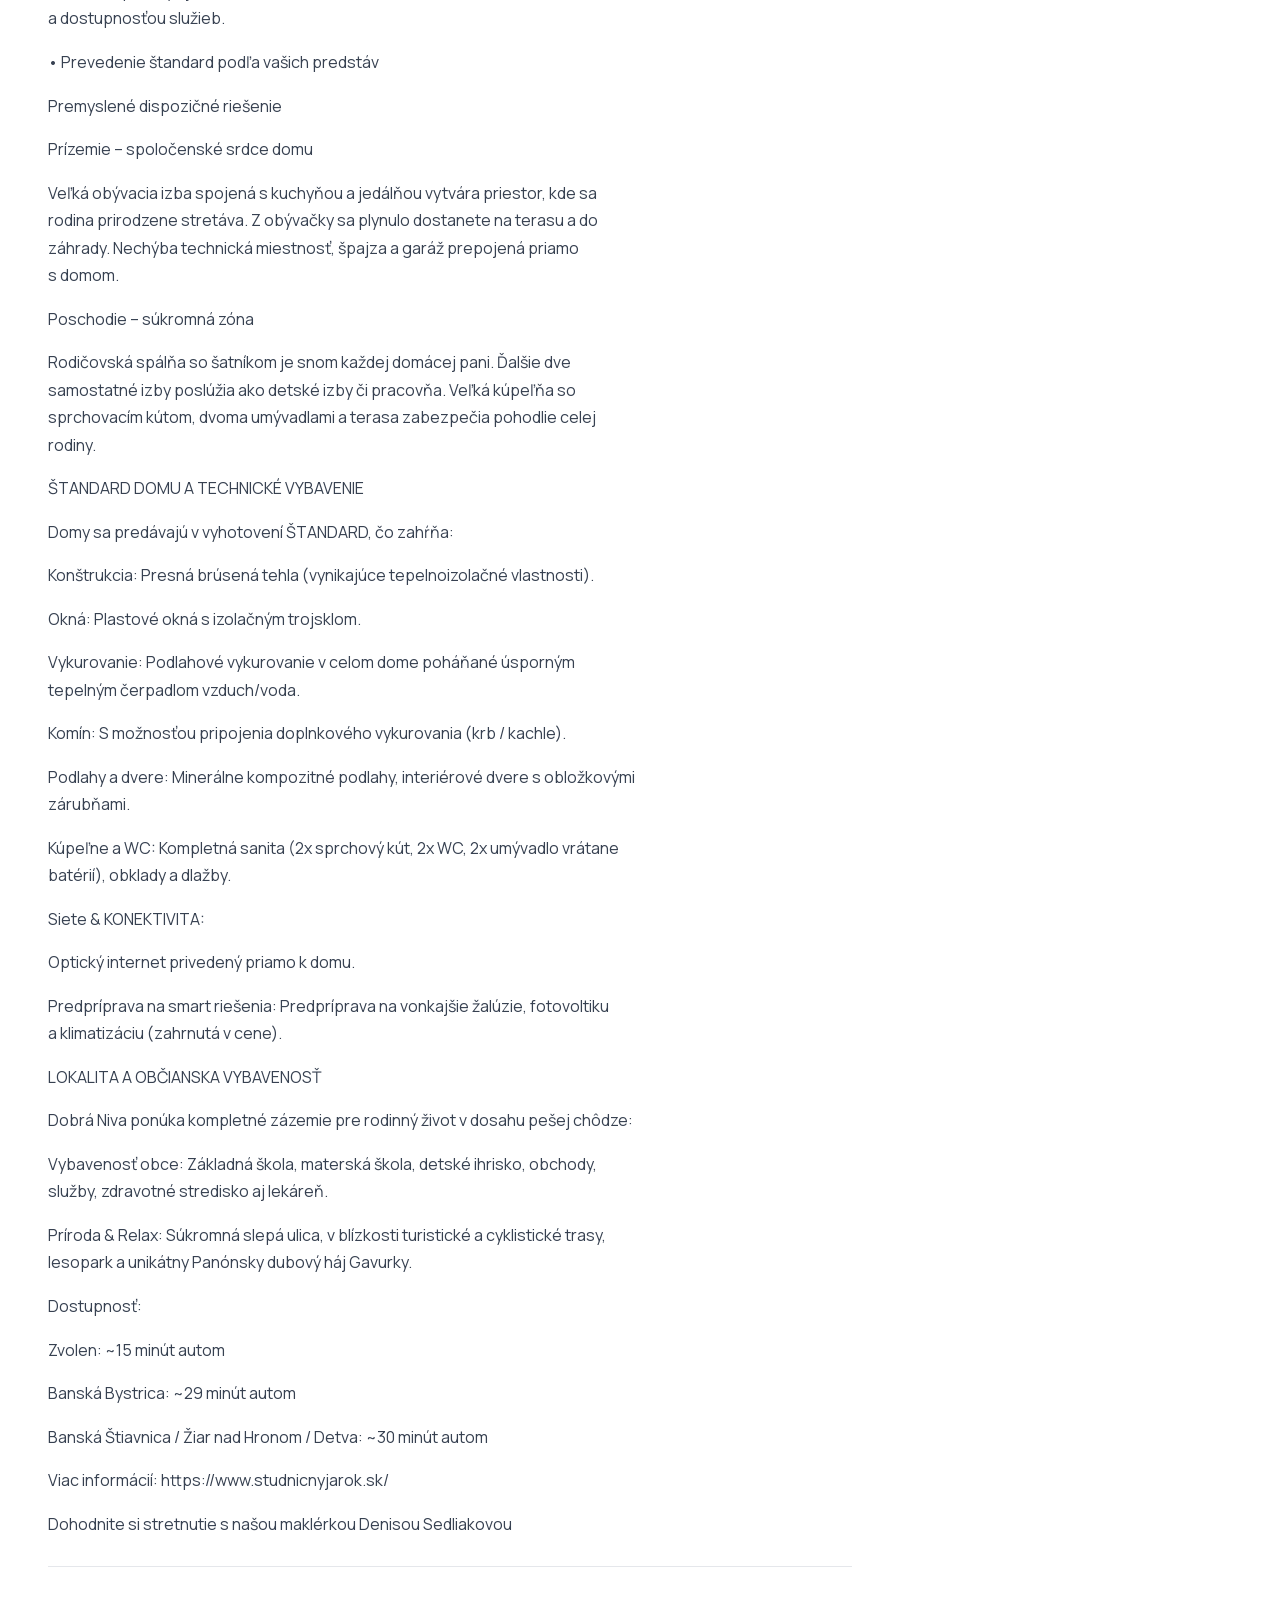
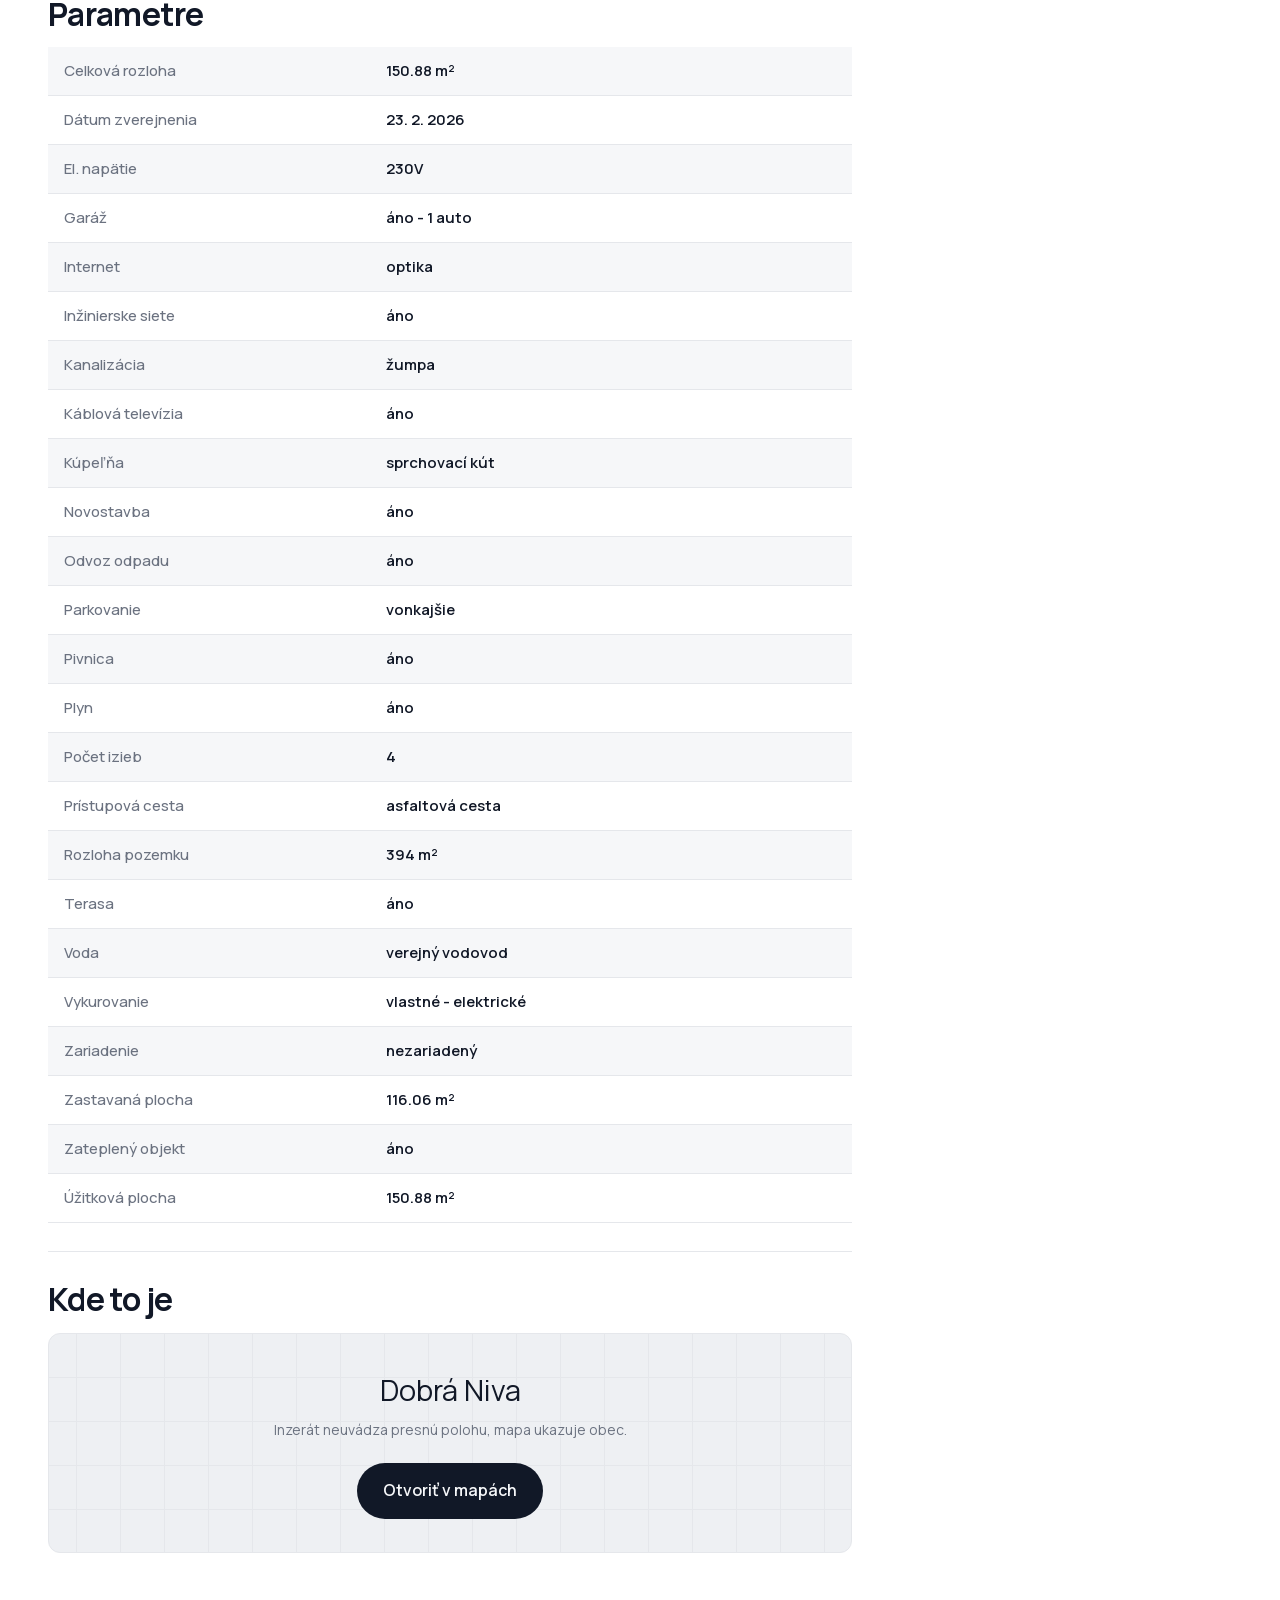
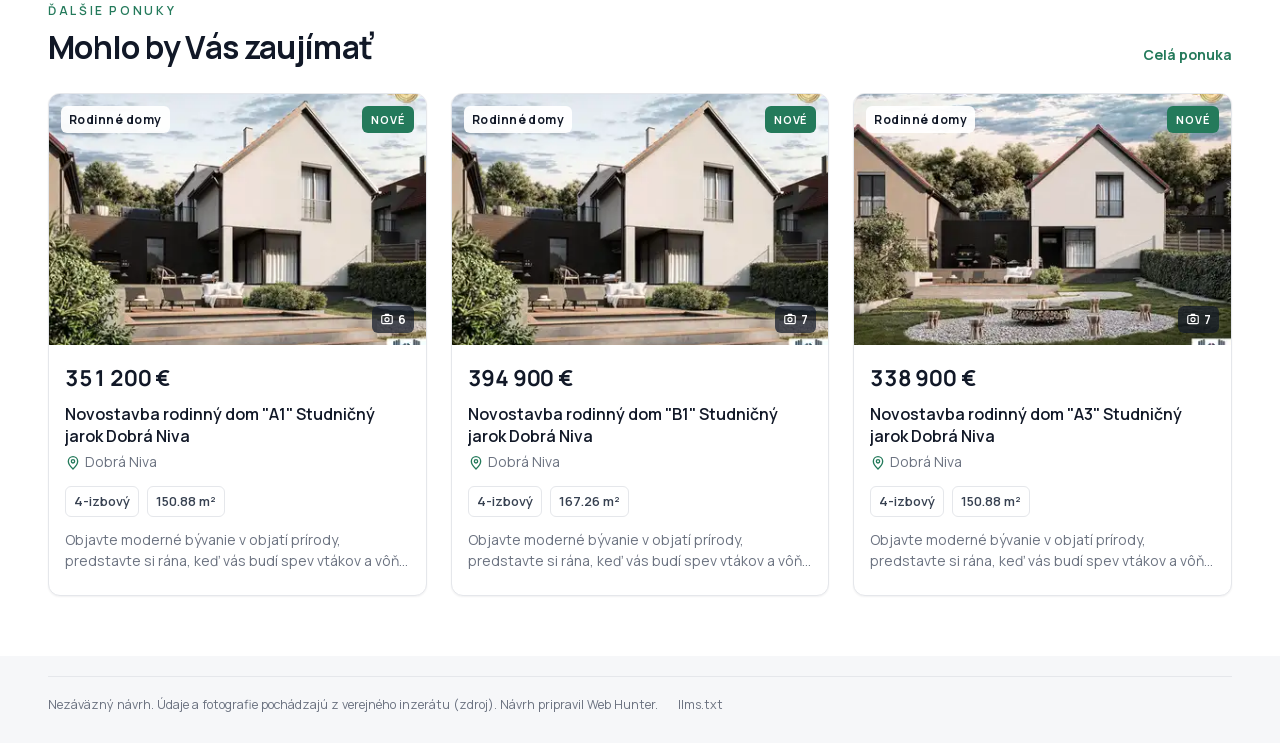
<file: denisa-sedliakova/novostavba-rodinny-dom-a2-studnicny-jarok-dobra-ni-975377/index.html>
<!doctype html>
<html lang="sk"><head>
<meta charset="utf-8">
<meta name="viewport" content="width=device-width,initial-scale=1">
<title>Novostavba rodinný dom &quot;A2&quot; Studničný jarok Dobrá Niva | Denisa Sedliaková</title>
<meta name="description" content="Objavte moderné bývanie v objatí prírody, predstavte si rána, keď vás budí spev vtákov a vôňa čerstvého vzduchu - objavte Studničný jarok.
Deti sa hrajú v bez">
<meta property="og:title" content="Novostavba rodinný dom &quot;A2&quot; Studničný jarok Dobrá Niva">
<meta property="og:description" content="Objavte moderné bývanie v objatí prírody, predstavte si rána, keď vás budí spev vtákov a vôňa čerstvého vzduchu - objavte Studničný jarok.
Deti sa hrajú v bez">
<meta property="og:type" content="website">
<meta property="og:locale" content="sk_SK">
<meta property="og:image" content="../assets/n/975377/00.webp">
<meta property="og:image:alt" content="Novostavba rodinný dom &quot;A2&quot; Studničný jarok Dobrá Niva">
<meta name="twitter:card" content="summary_large_image">
<meta name="twitter:title" content="Novostavba rodinný dom &quot;A2&quot; Studničný jarok Dobrá Niva">
<meta name="twitter:description" content="Objavte moderné bývanie v objatí prírody, predstavte si rána, keď vás budí spev vtákov a vôňa čerstvého vzduchu - objavte Studničný jarok.
Deti sa hrajú v bez">
<meta name="robots" content="noindex">
<script type="application/ld+json">{"@context":"https://schema.org","@graph":[{"@type":"House","@id":"#nemovitost","name":"Novostavba rodinný dom \"A2\" Studničný jarok Dobrá Niva","address":{"@type":"PostalAddress","addressCountry":"SK","addressLocality":"Dobrá Niva"},"description":"Objavte moderné bývanie v objatí prírody, predstavte si rána, keď vás budí spev vtákov a vôňa čerstvého vzduchu - objavte Studničný jarok.\nDeti sa hrajú v bez","photo":["../assets/n/975377/00.webp","../assets/n/975377/01.webp","../assets/n/975377/02.webp","../assets/n/975377/03.webp","../assets/n/975377/04.webp","../assets/n/975377/05.webp","../assets/n/975377/06.webp","../assets/n/975377/07.webp"],"floorSize":{"@type":"QuantitativeValue","value":150.88,"unitCode":"MTK"},"numberOfRooms":4,"additionalProperty":[{"@type":"PropertyValue","name":"Dispozice","value":"4-izbový"}],"offers":{"@type":"Offer","price":339900,"priceCurrency":"EUR","availability":"https://schema.org/InStock","businessFunction":"http://purl.org/goodrelations/v1#Sell","seller":{"@id":"#kancelar"}}},{"@type":"RealEstateAgent","@id":"#kancelar","name":"RENOVIN REALITY","url":"https://www.renovinreality.sk/","logo":"../assets/logo.svg","telephone":"+421901788552","email":"projekt@renovin.sk","address":"Pribinova 55, 960 01 Zvolen"},{"@type":"Person","@id":"#makler","name":"Denisa Sedliaková","jobTitle":"realitný maklér","telephone":"+421901788552","email":"sedliakova@studnicnyjarok.sk","image":"../assets/portret.jpg","worksFor":{"@id":"#kancelar"}},{"@type":"RealEstateListing","name":"Novostavba rodinný dom \"A2\" Studničný jarok Dobrá Niva","mainEntity":{"@id":"#nemovitost"},"inLanguage":"sk-SK","description":"Objavte moderné bývanie v objatí prírody, predstavte si rána, keď vás budí spev vtákov a vôňa čerstvého vzduchu - objavte Studničný jarok.\nDeti sa hrajú v bez","primaryImageOfPage":"../assets/n/975377/00.webp","datePosted":"2026-10-19"}]}</script>
<link rel="preload" href="../assets/fonts/Manrope-latin-ext.woff2" as="font" type="font/woff2" crossorigin>
<link rel="stylesheet" href="../assets/style.css">
<link rel="stylesheet" href="../assets/makler.css">
<style>:root{--accent:#247a5b;--accent-deep:#0f3326}</style>
</head><body class="mk mk-detail">
<div class="mk-page">
<header class="mk-top mk-top--svetla"><div class="mk-in mk-top__in">
  <a class="mk-logo" href="../" aria-label="RENOVIN REALITY"><img src="../assets/logo.svg" alt="RENOVIN REALITY"></a>
  <nav class="mk-nav" aria-label="Hlavná">
    <a href="../nabidka/">Ponuka</a><a href="../o-mne/">O mne</a><a href="../sluzby/">Služby</a><a href="../kontakt/">Kontakt</a>
  </nav>
  <a class="mk-top__cta" href="tel:+421901788552">Zavolať</a>
</div></header>

<main class="mk-in dt">
<nav class="dt-drobky" aria-label="Kde ste"><a href="../">Denisa Sedliaková</a><span>›</span><a href="../nabidka/">Ponuka</a><span>›</span><em>Novostavba rodinný dom &quot;A2&quot; Studničný jarok Dobrá Niva</em></nav>
<div class="dt-hlava">
  <div><span class="dt-stitek">Predaj · Rodinné domy</span><h1>Novostavba rodinný dom &quot;A2&quot; Studničný jarok Dobrá Niva</h1><p class="dt-misto">Dobrá Niva</p></div>
  <div class="dt-cena"><b>339 900 €</b><span>2 253 € za m²</span></div>
</div>
<div class="mk-cta mk-cta--detail"><a class="mk-cta__b mk-cta__b--tel" href="tel:+421901788552"><svg viewBox="0 0 24 24" aria-hidden="true"><path d="M5 4h4l2 5-2.5 1.5a11 11 0 0 0 5 5L15 13l5 2v4a2 2 0 0 1-2 2A16 16 0 0 1 3 6a2 2 0 0 1 2-2"/></svg><span>Zavolať<small>+421 901 788 552</small></span></a><a class="mk-cta__b mk-cta__b--mail" href="mailto:sedliakova@studnicnyjarok.sk"><svg viewBox="0 0 24 24" aria-hidden="true"><rect x="3" y="5" width="18" height="14" rx="2"/><path d="m3 7 9 6 9-6"/></svg><span>Napísať<small>sedliakova@studnicnyjarok.sk</small></span></a></div>
<div class="dt-gal dt-gal--5">
  <button type="button" class="dt-gal__hl" data-i="0" aria-label="Zväčšiť fotografiu 1"><img src="../assets/n/975377/00.webp" srcset="../assets/n/975377/00_m.webp 400w, ../assets/n/975377/00.webp 900w" sizes="(max-width: 860px) 100vw, 760px" width="900" height="675" alt="Novostavba rodinný dom &quot;A2&quot; Studničný jarok Dobrá Niva, fotografia 1" fetchpriority="high" decoding="async"></button>
  <div class="dt-gal__mriez"><button type="button" class="dt-gal__m" data-i="1" aria-label="Fotografia 2"><img src="../assets/n/975377/01.webp" srcset="../assets/n/975377/01_m.webp 400w, ../assets/n/975377/01.webp 840w" sizes="(max-width: 860px) 50vw, 300px" width="840" height="630" alt="" loading="lazy" decoding="async"></button><button type="button" class="dt-gal__m" data-i="2" aria-label="Fotografia 3"><img src="../assets/n/975377/02.webp" srcset="../assets/n/975377/02_m.webp 400w, ../assets/n/975377/02.webp 900w" sizes="(max-width: 860px) 50vw, 300px" width="900" height="675" alt="" loading="lazy" decoding="async"></button><button type="button" class="dt-gal__m" data-i="3" aria-label="Fotografia 4"><img src="../assets/n/975377/03.webp" srcset="../assets/n/975377/03_m.webp 400w, ../assets/n/975377/03.webp 900w" sizes="(max-width: 860px) 50vw, 300px" width="900" height="675" alt="" loading="lazy" decoding="async"></button><button type="button" class="dt-gal__m" data-i="4" aria-label="Fotografia 5"><img src="../assets/n/975377/04.webp" srcset="../assets/n/975377/04_m.webp 400w, ../assets/n/975377/04.webp 900w" sizes="(max-width: 860px) 50vw, 300px" width="900" height="675" alt="" loading="lazy" decoding="async"></button></div>
  <button type="button" class="dt-gal__vsetky" data-i="0">Všetky fotky (8)</button>
  <ul class="dt-gal__zoznam" hidden><li data-src="../assets/n/975377/00.webp" data-w="900" data-h="675"></li><li data-src="../assets/n/975377/01.webp" data-w="840" data-h="630"></li><li data-src="../assets/n/975377/02.webp" data-w="900" data-h="675"></li><li data-src="../assets/n/975377/03.webp" data-w="900" data-h="675"></li><li data-src="../assets/n/975377/04.webp" data-w="900" data-h="675"></li><li data-src="../assets/n/975377/05.webp" data-w="900" data-h="599"></li><li data-src="../assets/n/975377/06.webp" data-w="738" data-h="406"></li><li data-src="../assets/n/975377/07.webp" data-w="900" data-h="675"></li></ul>
</div>
<div class="dt-lb" hidden role="dialog" aria-modal="true" aria-label="Fotografie: Novostavba rodinný dom &quot;A2&quot; Studničný jarok Dobrá Niva">
  <img class="dt-lb__img" alt="Novostavba rodinný dom &quot;A2&quot; Studničný jarok Dobrá Niva">
  <button type="button" class="dt-lb__x" aria-label="Zavrieť">×</button>
  <button type="button" class="dt-lb__nav dt-lb__prev" aria-label="Predchádzajúca fotografia">‹</button>
  <button type="button" class="dt-lb__nav dt-lb__next" aria-label="Ďalšia fotografia">›</button>
  <span class="dt-lb__pocet"></span>
</div>
<div class="dt-grid">
  <div class="dt-obsah">
    <ul class="dt-fakta"><li><svg viewBox="0 0 24 24" aria-hidden="true"><path d="M3 21V8l9-5 9 5v13"/><path d="M9 21v-6h6v6"/></svg><span>Dispozícia</span><b>4-izbový</b></li><li><svg viewBox="0 0 24 24" aria-hidden="true"><rect x="3" y="3" width="18" height="18" rx="1"/><path d="M3 9h18M9 3v18"/></svg><span>Plocha</span><b>150.88 m²</b></li></ul>
    
    <section class="dt-sekce" id="popis"><h2>O nehnuteľnosti</h2><div class="dt-prose"><p>Objavte moderné bývanie v objatí prírody, predstavte si rána, keď vás budí spev vtákov a vôňa čerstvého vzduchu - objavte Studničný jarok.</p><p>Deti sa hrajú v bezpečnej ulici, vy si vychutnávate kávu na terase s výhľadom na lesopark. A pritom ste len pár minút od mesta.</p><p>V Dobrej Nive – Studničnom jarku vyrastá deväť nových rodinných domov, ktoré spájajú moderný komfort s kúzlom prírody.</p><p>Prečo si zamilujete svoje nové bývanie</p><p>•	Až 150 m² úžitkovej plochy – dostatok priestoru pre celú rodinu.</p><p>•	Ekologické riešenia – solárne kolektory, tepelné čerpadlá a izolačné trojsklá pre nízke mesačné náklady.</p><p>•	Tichá lokalita – bezpečná slepá ulica bez ďalšej výstavby.</p><p>•	Blízkosť prírody aj mesta – dokonalá rovnováha medzi súkromím a dostupnosťou služieb.</p><p>•	Prevedenie štandard podľa vašich predstáv</p><p>Premyslené dispozičné riešenie</p><p>Prízemie – spoločenské srdce domu</p><p>Veľká obývacia izba spojená s kuchyňou a jedálňou vytvára priestor, kde sa rodina prirodzene stretáva. Z obývačky sa plynulo dostanete na terasu a do záhrady. Nechýba technická miestnosť, špajza a garáž prepojená priamo s domom.</p><p>Poschodie – súkromná zóna</p><p>Rodičovská spálňa so šatníkom je snom každej domácej pani. Ďalšie dve samostatné izby poslúžia ako detské izby či pracovňa. Veľká kúpeľňa so sprchovacím kútom, dvoma umývadlami a terasa zabezpečia pohodlie celej rodiny.</p><p>ŠTANDARD DOMU A TECHNICKÉ VYBAVENIE</p><p>Domy sa predávajú v vyhotovení ŠTANDARD, čo zahŕňa:</p><p>Konštrukcia: Presná brúsená tehla (vynikajúce tepelnoizolačné vlastnosti).</p><p>Okná: Plastové okná s izolačným trojsklom.</p><p>Vykurovanie: Podlahové vykurovanie v celom dome poháňané úsporným tepelným čerpadlom vzduch/voda.</p><p>Komín: S možnosťou pripojenia doplnkového vykurovania (krb / kachle).</p><p>Podlahy a dvere: Minerálne kompozitné podlahy, interiérové dvere s obložkovými zárubňami.</p><p>Kúpeľne a WC: Kompletná sanita (2x sprchový kút, 2x WC, 2x umývadlo vrátane batérií), obklady a dlažby.</p><p>Siete &amp; KONEKTIVITA:</p><p>Optický internet privedený priamo k domu.</p><p>Predpríprava na smart riešenia: Predpríprava na vonkajšie žalúzie, fotovoltiku a klimatizáciu (zahrnutá v cene).</p><p>LOKALITA A OBČIANSKA VYBAVENOSŤ</p><p>Dobrá Niva ponúka kompletné zázemie pre rodinný život v dosahu pešej chôdze:</p><p>Vybavenosť obce: Základná škola, materská škola, detské ihrisko, obchody, služby, zdravotné stredisko aj lekáreň.</p><p>Príroda &amp; Relax: Súkromná slepá ulica, v blízkosti turistické a cyklistické trasy, lesopark a unikátny Panónsky dubový háj Gavurky.</p><p>Dostupnosť:</p><p>Zvolen: ~15 minút autom</p><p>Banská Bystrica: ~29 minút autom</p><p>Banská Štiavnica / Žiar nad Hronom / Detva: ~30 minút autom</p><p>Viac informácií: https://www.studnicnyjarok.sk/</p><p>Dohodnite si stretnutie s našou maklérkou Denisou Sedliakovou</p></div></section>
    <section class="dt-sekce" id="parametry"><h2>Parametre</h2><table class="dt-tab"><tbody><tr><th scope=row>Celková rozloha</th><td>150.88 m²</td></tr><tr><th scope=row>Dátum zverejnenia</th><td>23. 2. 2026</td></tr><tr><th scope=row>El. napätie</th><td>230V</td></tr><tr><th scope=row>Garáž</th><td>áno - 1 auto</td></tr><tr><th scope=row>Internet</th><td>optika</td></tr><tr><th scope=row>Inžinierske siete</th><td>áno</td></tr><tr><th scope=row>Kanalizácia</th><td>žumpa</td></tr><tr><th scope=row>Káblová televízia</th><td>áno</td></tr><tr><th scope=row>Kúpeľňa</th><td>sprchovací kút</td></tr><tr><th scope=row>Novostavba</th><td>áno</td></tr><tr><th scope=row>Odvoz odpadu</th><td>áno</td></tr><tr><th scope=row>Parkovanie</th><td>vonkajšie</td></tr><tr><th scope=row>Pivnica</th><td>áno</td></tr><tr><th scope=row>Plyn</th><td>áno</td></tr><tr><th scope=row>Počet izieb</th><td>4</td></tr><tr><th scope=row>Prístupová cesta</th><td>asfaltová cesta</td></tr><tr><th scope=row>Rozloha pozemku</th><td>394 m²</td></tr><tr><th scope=row>Terasa</th><td>áno</td></tr><tr><th scope=row>Voda</th><td>verejný vodovod</td></tr><tr><th scope=row>Vykurovanie</th><td>vlastné - elektrické</td></tr><tr><th scope=row>Zariadenie</th><td>nezariadený</td></tr><tr><th scope=row>Zastavaná plocha</th><td>116.06 m²</td></tr><tr><th scope=row>Zateplený objekt</th><td>áno</td></tr><tr><th scope=row>Úžitková plocha</th><td>150.88 m²</td></tr></tbody></table></section>
    <section class="dt-sekce" id="mapa"><h2>Kde to je</h2><div class="map map--flat"><div class="map__ask">
  <p class="map__place">Dobrá Niva</p>
  <p class="map__note">Inzerát neuvádza presnú polohu, mapa ukazuje obec.</p>
  <a class="btn btn--dark" href="https://www.openstreetmap.org/search?query=Dobr%C3%A1%20Niva" target="_blank" rel="noopener">Otvoriť v mapách</a>
</div></div></section>
  </div>
  <aside class="dt-bok"><div class="dt-makler">
  <div class="dt-makler__hlava"><img class="dt-makler__foto" src="../assets/portret.jpg" alt="" width="56" height="56" loading="lazy"><div><b>Denisa Sedliaková</b><span>Realitná maklérka · RENOVIN REALITY</span></div></div>
  <p class="dt-makler__pozn">Rád Vám nehnuteľnosť ukážem osobne. Termín obhliadky dohodneme telefonicky alebo cez WhatsApp.</p>
  <div class="dt-makler__tl"><a class="dt-btn dt-btn--akcent" href="tel:+421901788552">+421 901 788 552</a><a class="dt-btn" href="mailto:sedliakova@studnicnyjarok.sk?subject=Otázka k nehnuteľnosti: Novostavba rodinný dom &quot;A2&quot; Studničný jarok Dobrá Niva">Mám záujem o obhliadku</a></div>
  <img class="dt-makler__logo" src="../assets/logo.svg" alt="RENOVIN REALITY" loading="lazy">
</div></aside>
</div>
<section class="dt-dalsi rv"><div class="mk-sec-h"><div><span class="eyebrow">Ďalšie ponuky</span>
  <h2>Mohlo by Vás zaujímať</h2></div><a class="dt-vse" href="../nabidka/">Celá ponuka</a></div>
  <div class="mk-mriz"><a class="mk-karta" href="../novostavba-rodinny-dom-a1-studnicny-jarok-dobra-ni-926059/" data-typ="dum" data-tr="ostatni" data-cena="351200" data-obec="Dobrá Niva" data-datum="2026-10-19" data-text="novostavba rodinný dom &quot;a1&quot; studničný jarok dobrá niva dobrá niva">
  <span class="mk-karta__foto"><img src="../assets/n/926059/00.webp" srcset="../assets/n/926059/00_m.webp 400w, ../assets/n/926059/00.webp 900w" sizes="(max-width: 700px) 100vw, 400px" width="900" height="675" alt="Novostavba rodinný dom &quot;A1&quot; Studničný jarok Dobrá Niva" loading="lazy" decoding="async"><span class="mk-karta__stitek">Rodinné domy</span><span class="mk-karta__nove">Nové</span><span class="mk-karta__pocet"><svg viewBox="0 0 24 24" aria-hidden="true"><rect x="3" y="6" width="18" height="14" rx="2"/><circle cx="12" cy="13" r="3.5"/><path d="M8 6l1.5-2h5L16 6"/></svg>6</span></span>
  <span class="mk-karta__telo"><span class="mk-karta__cena">351 200 €</span><b>Novostavba rodinný dom &quot;A1&quot; Studničný jarok Dobrá Niva</b>
    <span class="mk-karta__misto"><svg viewBox="0 0 24 24" aria-hidden="true"><path d="M12 21s-7-6.2-7-11.5a7 7 0 0 1 14 0C19 14.8 12 21 12 21z"/><circle cx="12" cy="9.5" r="2.5"/></svg>Dobrá Niva</span>
    <span class="mk-karta__chipy"><span>4-izbový</span><span>150.88 m²</span></span>
    <span class="mk-karta__popis">Objavte moderné bývanie v objatí prírody, predstavte si rána, keď vás budí spev vtákov a vôňa čerstvého vzduchu - objavte Studničný jarok. Deti sa…</span></span>
</a><a class="mk-karta" href="../novostavba-rodinny-dom-b1-studnicny-jarok-dobra-ni-926264/" data-typ="dum" data-tr="ostatni" data-cena="394900" data-obec="Dobrá Niva" data-datum="2026-10-19" data-text="novostavba rodinný dom &quot;b1&quot; studničný jarok dobrá niva dobrá niva">
  <span class="mk-karta__foto"><img src="../assets/n/926264/00.webp" srcset="../assets/n/926264/00_m.webp 400w, ../assets/n/926264/00.webp 900w" sizes="(max-width: 700px) 100vw, 400px" width="900" height="675" alt="Novostavba rodinný dom &quot;B1&quot; Studničný jarok Dobrá Niva" loading="lazy" decoding="async"><span class="mk-karta__stitek">Rodinné domy</span><span class="mk-karta__nove">Nové</span><span class="mk-karta__pocet"><svg viewBox="0 0 24 24" aria-hidden="true"><rect x="3" y="6" width="18" height="14" rx="2"/><circle cx="12" cy="13" r="3.5"/><path d="M8 6l1.5-2h5L16 6"/></svg>7</span></span>
  <span class="mk-karta__telo"><span class="mk-karta__cena">394 900 €</span><b>Novostavba rodinný dom &quot;B1&quot; Studničný jarok Dobrá Niva</b>
    <span class="mk-karta__misto"><svg viewBox="0 0 24 24" aria-hidden="true"><path d="M12 21s-7-6.2-7-11.5a7 7 0 0 1 14 0C19 14.8 12 21 12 21z"/><circle cx="12" cy="9.5" r="2.5"/></svg>Dobrá Niva</span>
    <span class="mk-karta__chipy"><span>4-izbový</span><span>167.26 m²</span></span>
    <span class="mk-karta__popis">Objavte moderné bývanie v objatí prírody, predstavte si rána, keď vás budí spev vtákov a vôňa čerstvého vzduchu - objavte Studničný jarok. Deti sa…</span></span>
</a><a class="mk-karta" href="../novostavba-rodinny-dom-a3-studnicny-jarok-dobra-ni-975380/" data-typ="dum" data-tr="ostatni" data-cena="338900" data-obec="Dobrá Niva" data-datum="2026-10-19" data-text="novostavba rodinný dom &quot;a3&quot; studničný jarok dobrá niva dobrá niva">
  <span class="mk-karta__foto"><img src="../assets/n/975380/00.webp" srcset="../assets/n/975380/00_m.webp 400w, ../assets/n/975380/00.webp 900w" sizes="(max-width: 700px) 100vw, 400px" width="900" height="675" alt="Novostavba rodinný dom &quot;A3&quot; Studničný jarok Dobrá Niva" loading="lazy" decoding="async"><span class="mk-karta__stitek">Rodinné domy</span><span class="mk-karta__nove">Nové</span><span class="mk-karta__pocet"><svg viewBox="0 0 24 24" aria-hidden="true"><rect x="3" y="6" width="18" height="14" rx="2"/><circle cx="12" cy="13" r="3.5"/><path d="M8 6l1.5-2h5L16 6"/></svg>7</span></span>
  <span class="mk-karta__telo"><span class="mk-karta__cena">338 900 €</span><b>Novostavba rodinný dom &quot;A3&quot; Studničný jarok Dobrá Niva</b>
    <span class="mk-karta__misto"><svg viewBox="0 0 24 24" aria-hidden="true"><path d="M12 21s-7-6.2-7-11.5a7 7 0 0 1 14 0C19 14.8 12 21 12 21z"/><circle cx="12" cy="9.5" r="2.5"/></svg>Dobrá Niva</span>
    <span class="mk-karta__chipy"><span>4-izbový</span><span>150.88 m²</span></span>
    <span class="mk-karta__popis">Objavte moderné bývanie v objatí prírody, predstavte si rána, keď vás budí spev vtákov a vôňa čerstvého vzduchu - objavte Studničný jarok. Deti sa…</span></span>
</a></div></section>
</main>
<footer class="mk-pata mk-pata--detail"><div class="mk-in"><div class="mk-pata__dole"><span>Nezáväzný návrh. Údaje a fotografie pochádzajú z verejného inzerátu (<a href="https://www.zoznamrealit.sk/novostavba-rodinny-dom-a2-studnicny-jarok-dobra-niva-975377" target="_blank" rel="noopener">zdroj</a>). Návrh pripravil Web Hunter.</span><a href="../llms.txt">llms.txt</a></div></div></footer>
</div>
<nav class="mk-lista" aria-label="Rýchly kontakt"><a href="tel:+421901788552"><svg viewBox="0 0 24 24" aria-hidden="true"><path d="M5 4h4l2 5-2.5 1.5a11 11 0 0 0 5 5L15 13l5 2v4a2 2 0 0 1-2 2A16 16 0 0 1 3 6a2 2 0 0 1 2-2"/></svg>Zavolať</a><a href="mailto:sedliakova@studnicnyjarok.sk"><svg viewBox="0 0 24 24" aria-hidden="true"><rect x="3" y="5" width="18" height="14" rx="2"/><path d="m3 7 9 6 9-6"/></svg>Napísať</a></nav>
<script>
// Video a 3D prohlídka: přehrávač se vloží až na klik, ne při načtení stránky.
document.querySelectorAll('.media-plocha').forEach(function(b){
  b.addEventListener('click', function(){
    var f=document.createElement('iframe');
    f.src=b.dataset.embed;
    f.title=b.getAttribute('aria-label')||'Prohlídka';
    f.allow='accelerometer; autoplay; encrypted-media; gyroscope; fullscreen; xr-spatial-tracking';
    f.setAttribute('allowfullscreen','');
    f.loading='lazy';
    b.replaceWith(f);
    f.focus({preventScroll:true});
  });
});

// Lepicí lišta se ukáže, až hero odjede z obrazovky.
const hero=document.querySelector('.hero'),bar=document.querySelector('.bar');
if(hero&&bar)new IntersectionObserver(([e])=>bar.classList.toggle('on',!e.isIntersecting),
  {threshold:0.08}).observe(hero);

// Sekce se odhalují při scrollu, jednou.
const rv=new IntersectionObserver((es)=>es.forEach(e=>{if(e.isIntersecting){
  e.target.classList.add('in');rv.unobserve(e.target)}}),{threshold:0.12});
document.querySelectorAll('.rv').forEach(el=>rv.observe(el));

// Slideshow: šipky, klávesnice, tah prstem, klik na náhled.
const show=document.getElementById('show');
if(show){
  const slides=[...show.querySelectorAll('.slide')];
  const thumbs=[...document.querySelectorAll('.thumb')];
  const now=document.getElementById('slide-now');
  let i=0;
  const go=n=>{
    i=(n+slides.length)%slides.length;
    slides.forEach((s,k)=>s.classList.toggle('is-on',k===i));
    thumbs.forEach((t,k)=>{t.classList.toggle('is-on',k===i);
      if(k===i)t.scrollIntoView({block:'nearest',inline:'center',behavior:'smooth'})});
    if(now)now.textContent=i+1;
    // Sousední fotku předběžně načteme, ať další snímek neproblikne.
    const nx=slides[(i+1)%slides.length].querySelector('img');
    if(nx&&nx.loading==='lazy'){nx.loading='eager';}
  };
  show.querySelector('.show__prev').onclick=()=>go(i-1);
  show.querySelector('.show__next').onclick=()=>go(i+1);
  thumbs.forEach(t=>t.onclick=()=>go(+t.dataset.t));
  document.addEventListener('keydown',e=>{
    if(e.key==='ArrowLeft')go(i-1); if(e.key==='ArrowRight')go(i+1)});
  let x0=null;
  show.addEventListener('touchstart',e=>{x0=e.touches[0].clientX},{passive:true});
  show.addEventListener('touchend',e=>{
    if(x0===null)return; const dx=e.changedTouches[0].clientX-x0;
    if(Math.abs(dx)>45)go(dx<0?i+1:i-1); x0=null},{passive:true});
}

// Mapa se načte sama, ale až když na ni dojde scroll. Kdo se k ní nedostane,
// nestáhne ani dlaždici.
const map=document.querySelector('[data-map]');
if(map){
  const load=()=>{
    map.classList.add('is-on');
    map.querySelectorAll('.map__tiles img[data-src]').forEach(img=>{
      img.onload=()=>img.classList.add('is-on');
      img.src=img.dataset.src; img.removeAttribute('data-src');
    });
  };
  new IntersectionObserver((es,o)=>{if(es[0].isIntersecting){load();o.disconnect();}},
    {rootMargin:'400px'}).observe(map);
}

document.querySelectorAll('.dt-video').forEach(function(b){b.addEventListener('click',function(){
  var f=document.createElement('iframe');
  f.src=b.dataset.embed||('https://www.youtube-nocookie.com/embed/'+b.dataset.yt+'?autoplay=1&rel=0');
  f.title=b.getAttribute('aria-label');f.loading='lazy';
  f.allow='autoplay; encrypted-media; picture-in-picture; fullscreen; xr-spatial-tracking; gyroscope; accelerometer';
  f.allowFullscreen=true;f.className='dt-video__frame';b.replaceWith(f)})});

(function(){var lb=document.querySelector('.dt-lb');if(!lb)return;
var src=[].slice.call(document.querySelectorAll('.dt-gal__zoznam li')).map(function(l){return l.dataset.src}),i=0,
  img=lb.querySelector('.dt-lb__img'),poc=lb.querySelector('.dt-lb__pocet'),spat=null;
function ukaz(n){i=(n+src.length)%src.length;img.src=src[i];poc.textContent=(i+1)+' / '+src.length}
function otvor(n){spat=document.activeElement;ukaz(n);lb.hidden=false;document.body.style.overflow='hidden';lb.querySelector('.dt-lb__x').focus()}
function zavri(){lb.hidden=true;document.body.style.overflow='';if(spat)spat.focus()}
document.querySelectorAll('.dt-gal [data-i]').forEach(function(b){b.addEventListener('click',function(){otvor(+b.dataset.i)})});
lb.querySelector('.dt-lb__x').addEventListener('click',zavri);
lb.querySelector('.dt-lb__prev').addEventListener('click',function(){ukaz(i-1)});
lb.querySelector('.dt-lb__next').addEventListener('click',function(){ukaz(i+1)});
lb.addEventListener('click',function(e){if(e.target===lb)zavri()});
addEventListener('keydown',function(e){if(lb.hidden)return;if(e.key==='Escape')zavri();if(e.key==='ArrowLeft')ukaz(i-1);if(e.key==='ArrowRight')ukaz(i+1)});
var x0=null;lb.addEventListener('touchstart',function(e){x0=e.touches[0].clientX},{passive:true});
lb.addEventListener('touchend',function(e){if(x0===null)return;var d=e.changedTouches[0].clientX-x0;if(Math.abs(d)>40)ukaz(i+(d<0?1:-1));x0=null})})();
</script>
</body></html>
</file>
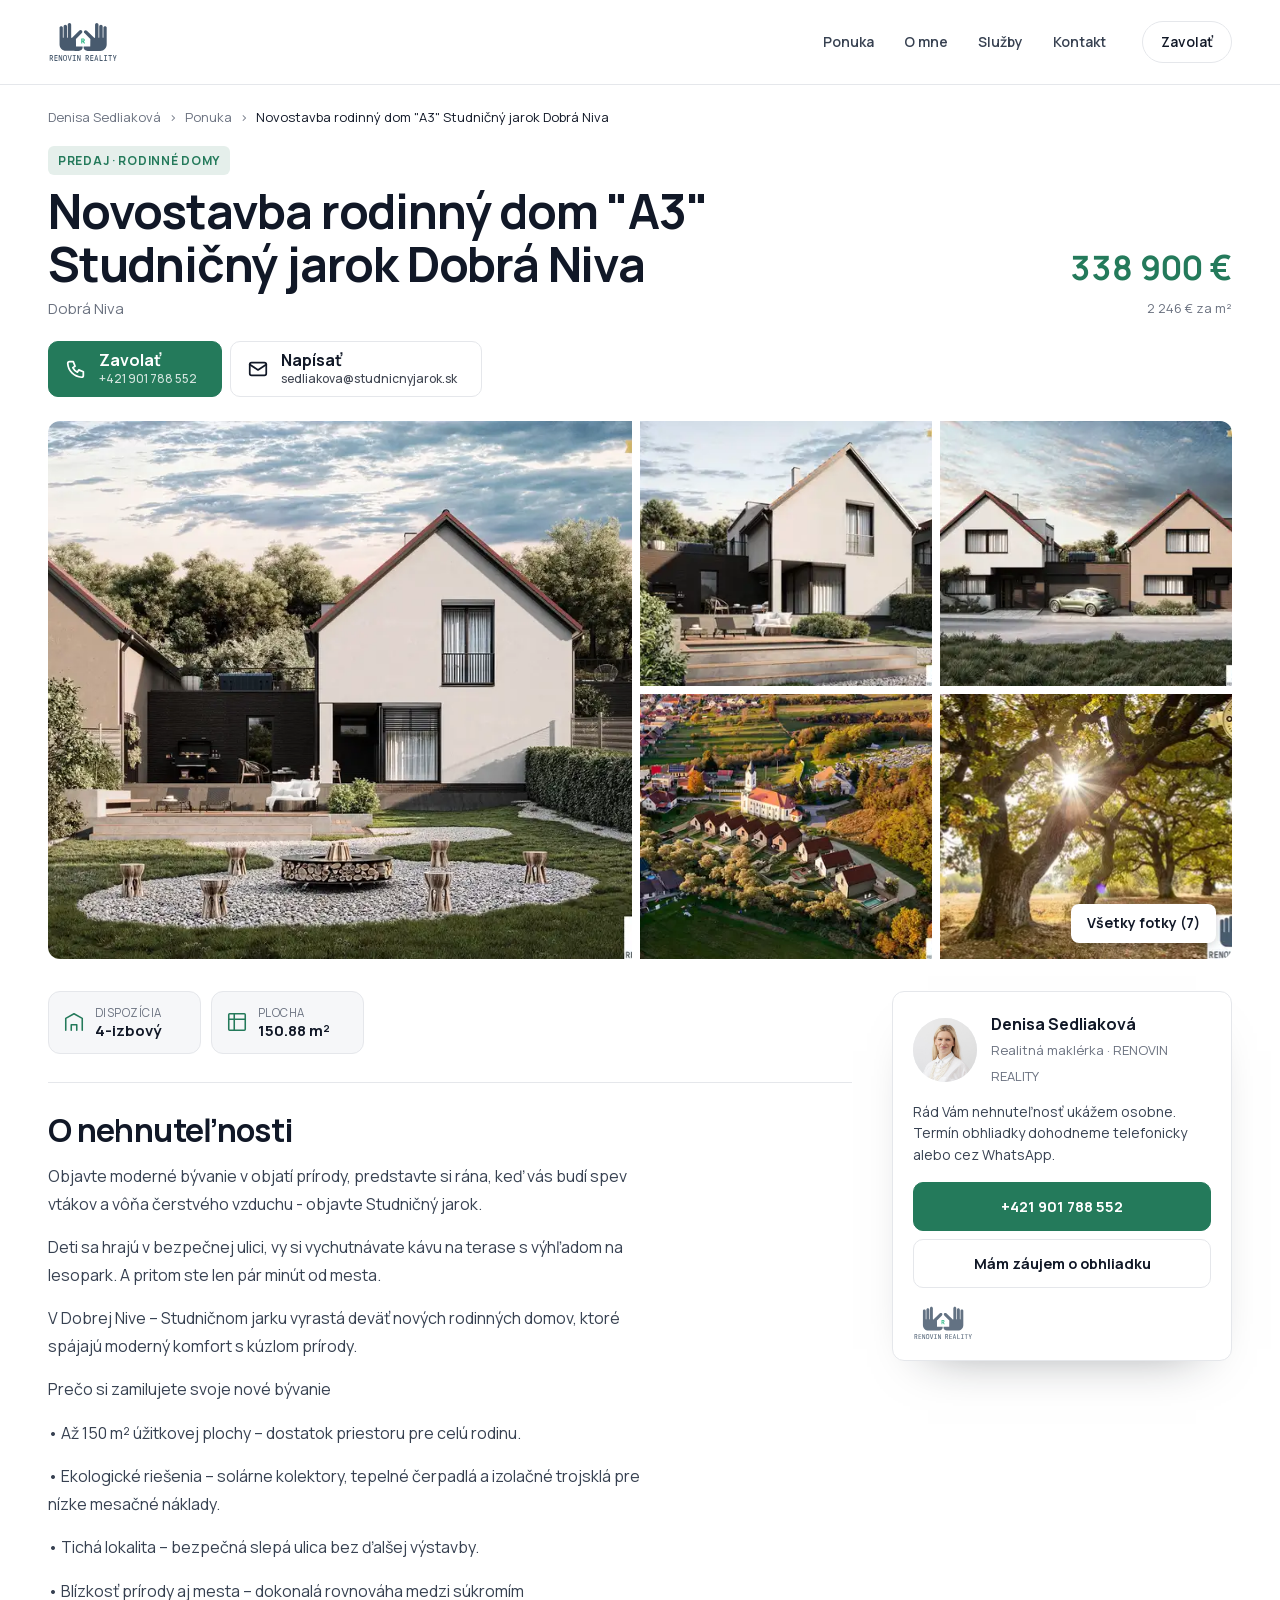
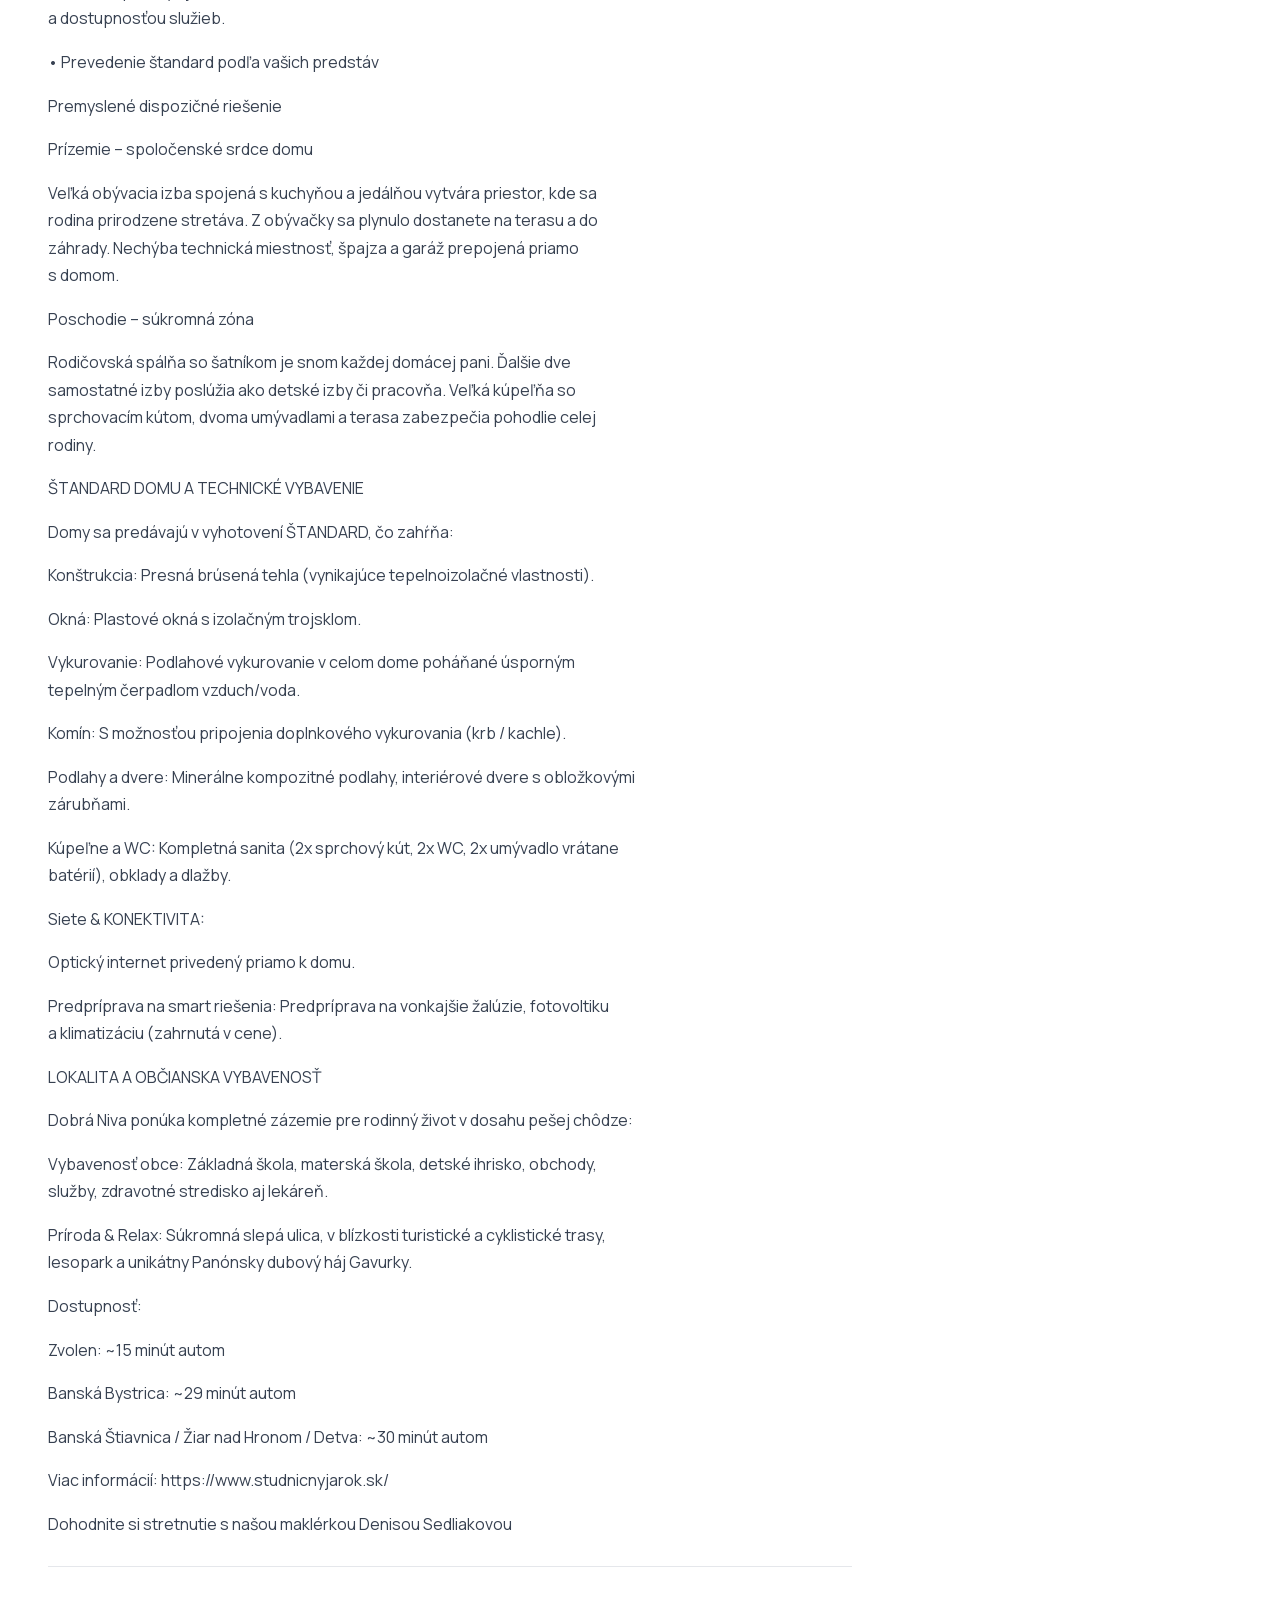
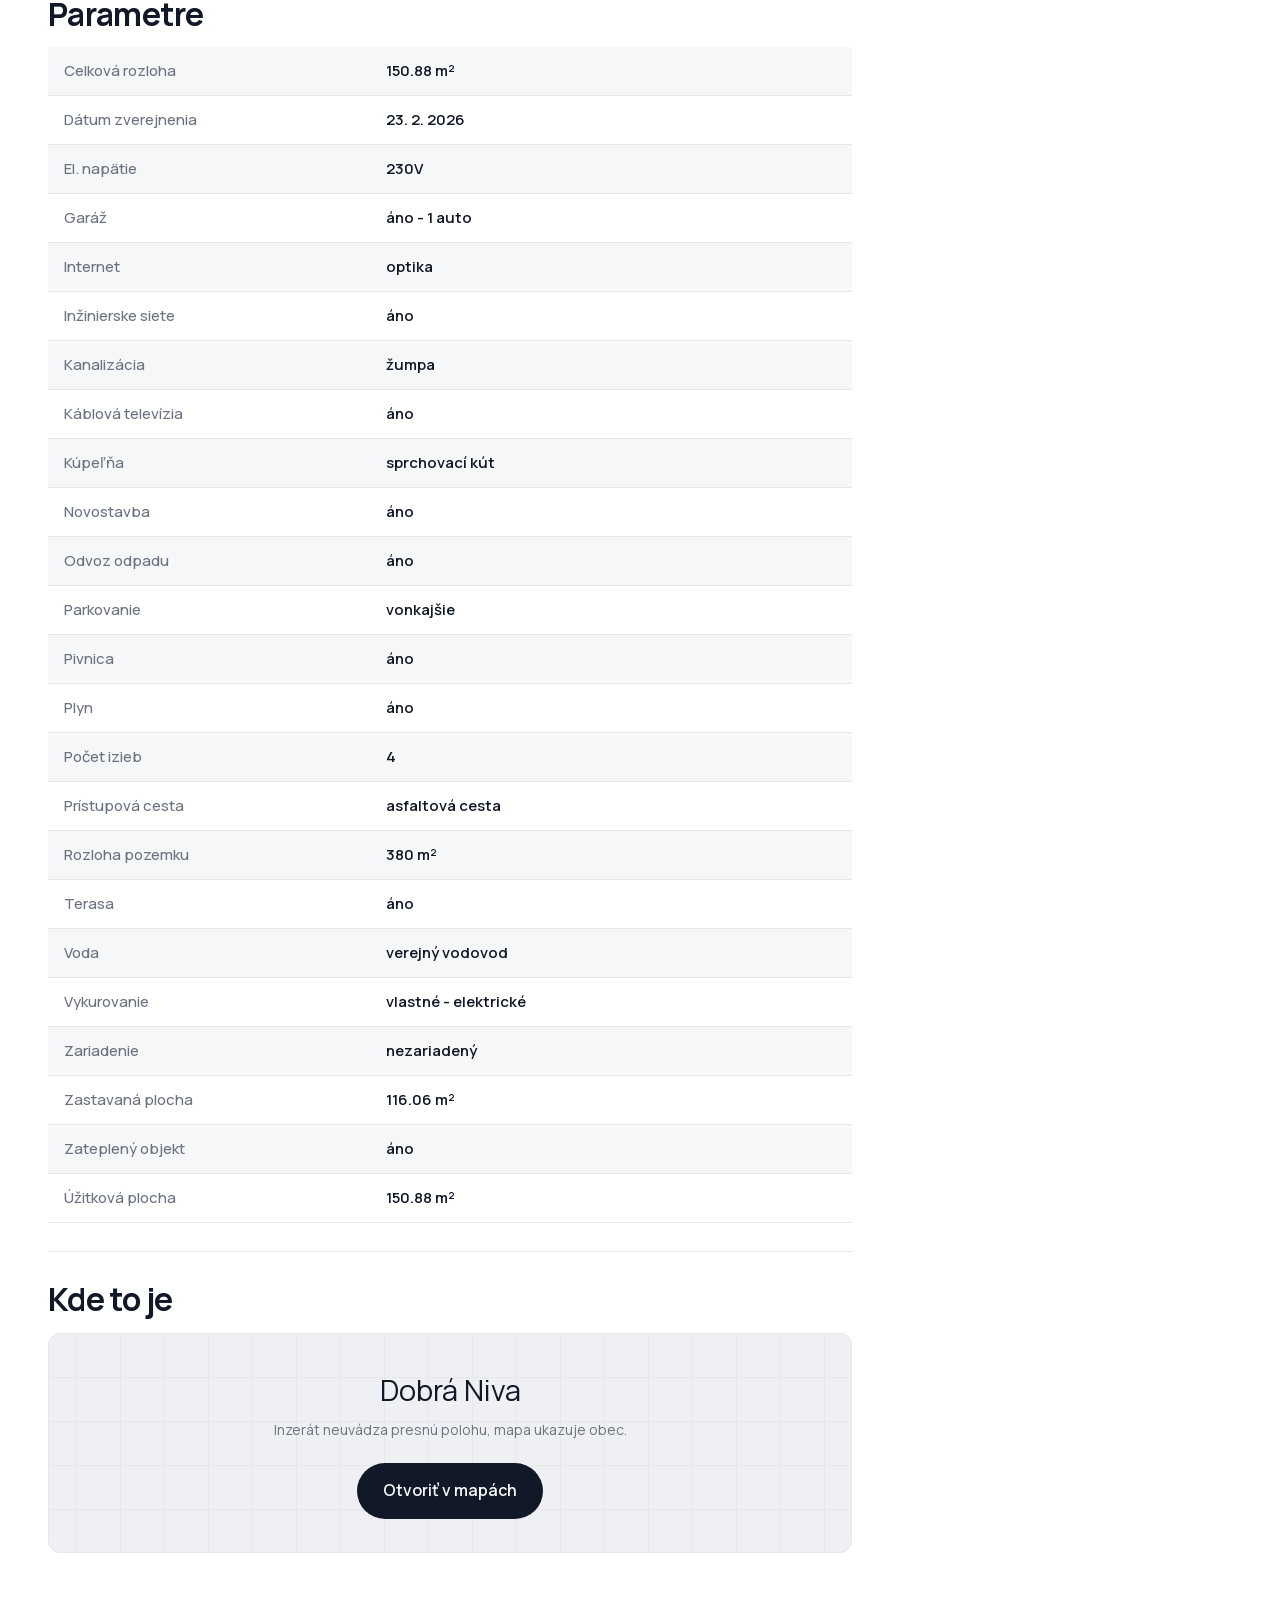
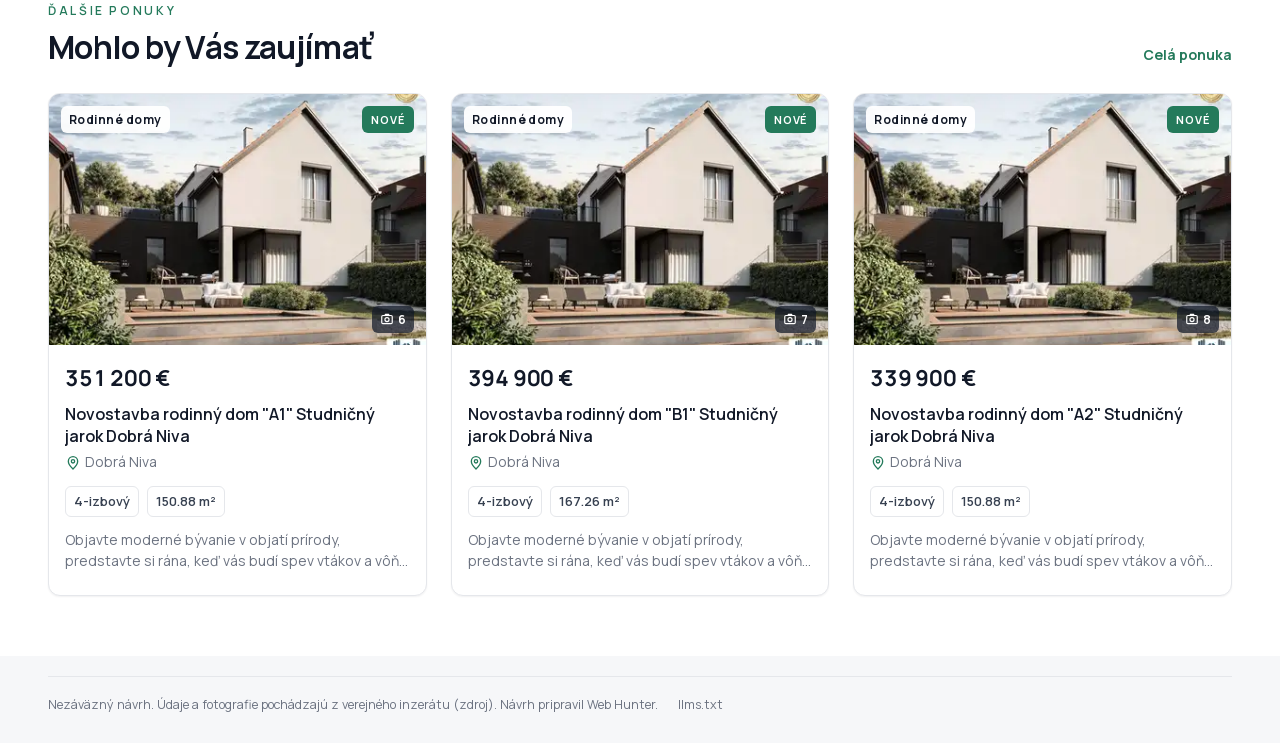
<file: denisa-sedliakova/novostavba-rodinny-dom-a3-studnicny-jarok-dobra-ni-975380/index.html>
<!doctype html>
<html lang="sk"><head>
<meta charset="utf-8">
<meta name="viewport" content="width=device-width,initial-scale=1">
<title>Novostavba rodinný dom &quot;A3&quot; Studničný jarok Dobrá Niva | Denisa Sedliaková</title>
<meta name="description" content="Objavte moderné bývanie v objatí prírody, predstavte si rána, keď vás budí spev vtákov a vôňa čerstvého vzduchu - objavte Studničný jarok.
Deti sa hrajú v bez">
<meta property="og:title" content="Novostavba rodinný dom &quot;A3&quot; Studničný jarok Dobrá Niva">
<meta property="og:description" content="Objavte moderné bývanie v objatí prírody, predstavte si rána, keď vás budí spev vtákov a vôňa čerstvého vzduchu - objavte Studničný jarok.
Deti sa hrajú v bez">
<meta property="og:type" content="website">
<meta property="og:locale" content="sk_SK">
<meta property="og:image" content="../assets/n/975380/00.webp">
<meta property="og:image:alt" content="Novostavba rodinný dom &quot;A3&quot; Studničný jarok Dobrá Niva">
<meta name="twitter:card" content="summary_large_image">
<meta name="twitter:title" content="Novostavba rodinný dom &quot;A3&quot; Studničný jarok Dobrá Niva">
<meta name="twitter:description" content="Objavte moderné bývanie v objatí prírody, predstavte si rána, keď vás budí spev vtákov a vôňa čerstvého vzduchu - objavte Studničný jarok.
Deti sa hrajú v bez">
<meta name="robots" content="noindex">
<script type="application/ld+json">{"@context":"https://schema.org","@graph":[{"@type":"House","@id":"#nemovitost","name":"Novostavba rodinný dom \"A3\" Studničný jarok Dobrá Niva","address":{"@type":"PostalAddress","addressCountry":"SK","addressLocality":"Dobrá Niva"},"description":"Objavte moderné bývanie v objatí prírody, predstavte si rána, keď vás budí spev vtákov a vôňa čerstvého vzduchu - objavte Studničný jarok.\nDeti sa hrajú v bez","photo":["../assets/n/975380/00.webp","../assets/n/975380/01.webp","../assets/n/975380/02.webp","../assets/n/975380/03.webp","../assets/n/975380/04.webp","../assets/n/975380/05.webp","../assets/n/975380/06.webp"],"floorSize":{"@type":"QuantitativeValue","value":150.88,"unitCode":"MTK"},"numberOfRooms":4,"additionalProperty":[{"@type":"PropertyValue","name":"Dispozice","value":"4-izbový"}],"offers":{"@type":"Offer","price":338900,"priceCurrency":"EUR","availability":"https://schema.org/InStock","businessFunction":"http://purl.org/goodrelations/v1#Sell","seller":{"@id":"#kancelar"}}},{"@type":"RealEstateAgent","@id":"#kancelar","name":"RENOVIN REALITY","url":"https://www.renovinreality.sk/","logo":"../assets/logo.svg","telephone":"+421901788552","email":"projekt@renovin.sk","address":"Pribinova 55, 960 01 Zvolen"},{"@type":"Person","@id":"#makler","name":"Denisa Sedliaková","jobTitle":"realitný maklér","telephone":"+421901788552","email":"sedliakova@studnicnyjarok.sk","image":"../assets/portret.jpg","worksFor":{"@id":"#kancelar"}},{"@type":"RealEstateListing","name":"Novostavba rodinný dom \"A3\" Studničný jarok Dobrá Niva","mainEntity":{"@id":"#nemovitost"},"inLanguage":"sk-SK","description":"Objavte moderné bývanie v objatí prírody, predstavte si rána, keď vás budí spev vtákov a vôňa čerstvého vzduchu - objavte Studničný jarok.\nDeti sa hrajú v bez","primaryImageOfPage":"../assets/n/975380/00.webp","datePosted":"2026-10-19"}]}</script>
<link rel="preload" href="../assets/fonts/Manrope-latin-ext.woff2" as="font" type="font/woff2" crossorigin>
<link rel="stylesheet" href="../assets/style.css">
<link rel="stylesheet" href="../assets/makler.css">
<style>:root{--accent:#247a5b;--accent-deep:#0f3326}</style>
</head><body class="mk mk-detail">
<div class="mk-page">
<header class="mk-top mk-top--svetla"><div class="mk-in mk-top__in">
  <a class="mk-logo" href="../" aria-label="RENOVIN REALITY"><img src="../assets/logo.svg" alt="RENOVIN REALITY"></a>
  <nav class="mk-nav" aria-label="Hlavná">
    <a href="../nabidka/">Ponuka</a><a href="../o-mne/">O mne</a><a href="../sluzby/">Služby</a><a href="../kontakt/">Kontakt</a>
  </nav>
  <a class="mk-top__cta" href="tel:+421901788552">Zavolať</a>
</div></header>

<main class="mk-in dt">
<nav class="dt-drobky" aria-label="Kde ste"><a href="../">Denisa Sedliaková</a><span>›</span><a href="../nabidka/">Ponuka</a><span>›</span><em>Novostavba rodinný dom &quot;A3&quot; Studničný jarok Dobrá Niva</em></nav>
<div class="dt-hlava">
  <div><span class="dt-stitek">Predaj · Rodinné domy</span><h1>Novostavba rodinný dom &quot;A3&quot; Studničný jarok Dobrá Niva</h1><p class="dt-misto">Dobrá Niva</p></div>
  <div class="dt-cena"><b>338 900 €</b><span>2 246 € za m²</span></div>
</div>
<div class="mk-cta mk-cta--detail"><a class="mk-cta__b mk-cta__b--tel" href="tel:+421901788552"><svg viewBox="0 0 24 24" aria-hidden="true"><path d="M5 4h4l2 5-2.5 1.5a11 11 0 0 0 5 5L15 13l5 2v4a2 2 0 0 1-2 2A16 16 0 0 1 3 6a2 2 0 0 1 2-2"/></svg><span>Zavolať<small>+421 901 788 552</small></span></a><a class="mk-cta__b mk-cta__b--mail" href="mailto:sedliakova@studnicnyjarok.sk"><svg viewBox="0 0 24 24" aria-hidden="true"><rect x="3" y="5" width="18" height="14" rx="2"/><path d="m3 7 9 6 9-6"/></svg><span>Napísať<small>sedliakova@studnicnyjarok.sk</small></span></a></div>
<div class="dt-gal dt-gal--5">
  <button type="button" class="dt-gal__hl" data-i="0" aria-label="Zväčšiť fotografiu 1"><img src="../assets/n/975380/00.webp" srcset="../assets/n/975380/00_m.webp 400w, ../assets/n/975380/00.webp 900w" sizes="(max-width: 860px) 100vw, 760px" width="900" height="675" alt="Novostavba rodinný dom &quot;A3&quot; Studničný jarok Dobrá Niva, fotografia 1" fetchpriority="high" decoding="async"></button>
  <div class="dt-gal__mriez"><button type="button" class="dt-gal__m" data-i="1" aria-label="Fotografia 2"><img src="../assets/n/975380/01.webp" srcset="../assets/n/975380/01_m.webp 400w, ../assets/n/975380/01.webp 900w" sizes="(max-width: 860px) 50vw, 300px" width="900" height="675" alt="" loading="lazy" decoding="async"></button><button type="button" class="dt-gal__m" data-i="2" aria-label="Fotografia 3"><img src="../assets/n/975380/02.webp" srcset="../assets/n/975380/02_m.webp 400w, ../assets/n/975380/02.webp 900w" sizes="(max-width: 860px) 50vw, 300px" width="900" height="675" alt="" loading="lazy" decoding="async"></button><button type="button" class="dt-gal__m" data-i="3" aria-label="Fotografia 4"><img src="../assets/n/975380/03.webp" srcset="../assets/n/975380/03_m.webp 400w, ../assets/n/975380/03.webp 900w" sizes="(max-width: 860px) 50vw, 300px" width="900" height="675" alt="" loading="lazy" decoding="async"></button><button type="button" class="dt-gal__m" data-i="4" aria-label="Fotografia 5"><img src="../assets/n/975380/04.webp" srcset="../assets/n/975380/04_m.webp 400w, ../assets/n/975380/04.webp 900w" sizes="(max-width: 860px) 50vw, 300px" width="900" height="599" alt="" loading="lazy" decoding="async"></button></div>
  <button type="button" class="dt-gal__vsetky" data-i="0">Všetky fotky (7)</button>
  <ul class="dt-gal__zoznam" hidden><li data-src="../assets/n/975380/00.webp" data-w="900" data-h="675"></li><li data-src="../assets/n/975380/01.webp" data-w="900" data-h="675"></li><li data-src="../assets/n/975380/02.webp" data-w="900" data-h="675"></li><li data-src="../assets/n/975380/03.webp" data-w="900" data-h="675"></li><li data-src="../assets/n/975380/04.webp" data-w="900" data-h="599"></li><li data-src="../assets/n/975380/05.webp" data-w="738" data-h="406"></li><li data-src="../assets/n/975380/06.webp" data-w="900" data-h="675"></li></ul>
</div>
<div class="dt-lb" hidden role="dialog" aria-modal="true" aria-label="Fotografie: Novostavba rodinný dom &quot;A3&quot; Studničný jarok Dobrá Niva">
  <img class="dt-lb__img" alt="Novostavba rodinný dom &quot;A3&quot; Studničný jarok Dobrá Niva">
  <button type="button" class="dt-lb__x" aria-label="Zavrieť">×</button>
  <button type="button" class="dt-lb__nav dt-lb__prev" aria-label="Predchádzajúca fotografia">‹</button>
  <button type="button" class="dt-lb__nav dt-lb__next" aria-label="Ďalšia fotografia">›</button>
  <span class="dt-lb__pocet"></span>
</div>
<div class="dt-grid">
  <div class="dt-obsah">
    <ul class="dt-fakta"><li><svg viewBox="0 0 24 24" aria-hidden="true"><path d="M3 21V8l9-5 9 5v13"/><path d="M9 21v-6h6v6"/></svg><span>Dispozícia</span><b>4-izbový</b></li><li><svg viewBox="0 0 24 24" aria-hidden="true"><rect x="3" y="3" width="18" height="18" rx="1"/><path d="M3 9h18M9 3v18"/></svg><span>Plocha</span><b>150.88 m²</b></li></ul>
    
    <section class="dt-sekce" id="popis"><h2>O nehnuteľnosti</h2><div class="dt-prose"><p>Objavte moderné bývanie v objatí prírody, predstavte si rána, keď vás budí spev vtákov a vôňa čerstvého vzduchu - objavte Studničný jarok.</p><p>Deti sa hrajú v bezpečnej ulici, vy si vychutnávate kávu na terase s výhľadom na lesopark. A pritom ste len pár minút od mesta.</p><p>V Dobrej Nive – Studničnom jarku vyrastá deväť nových rodinných domov, ktoré spájajú moderný komfort s kúzlom prírody.</p><p>Prečo si zamilujete svoje nové bývanie</p><p>•	Až 150 m² úžitkovej plochy – dostatok priestoru pre celú rodinu.</p><p>•	Ekologické riešenia – solárne kolektory, tepelné čerpadlá a izolačné trojsklá pre nízke mesačné náklady.</p><p>•	Tichá lokalita – bezpečná slepá ulica bez ďalšej výstavby.</p><p>•	Blízkosť prírody aj mesta – dokonalá rovnováha medzi súkromím a dostupnosťou služieb.</p><p>•	Prevedenie štandard podľa vašich predstáv</p><p>Premyslené dispozičné riešenie</p><p>Prízemie – spoločenské srdce domu</p><p>Veľká obývacia izba spojená s kuchyňou a jedálňou vytvára priestor, kde sa rodina prirodzene stretáva. Z obývačky sa plynulo dostanete na terasu a do záhrady. Nechýba technická miestnosť, špajza a garáž prepojená priamo s domom.</p><p>Poschodie – súkromná zóna</p><p>Rodičovská spálňa so šatníkom je snom každej domácej pani. Ďalšie dve samostatné izby poslúžia ako detské izby či pracovňa. Veľká kúpeľňa so sprchovacím kútom, dvoma umývadlami a terasa zabezpečia pohodlie celej rodiny.</p><p>ŠTANDARD DOMU A TECHNICKÉ VYBAVENIE</p><p>Domy sa predávajú v vyhotovení ŠTANDARD, čo zahŕňa:</p><p>Konštrukcia: Presná brúsená tehla (vynikajúce tepelnoizolačné vlastnosti).</p><p>Okná: Plastové okná s izolačným trojsklom.</p><p>Vykurovanie: Podlahové vykurovanie v celom dome poháňané úsporným tepelným čerpadlom vzduch/voda.</p><p>Komín: S možnosťou pripojenia doplnkového vykurovania (krb / kachle).</p><p>Podlahy a dvere: Minerálne kompozitné podlahy, interiérové dvere s obložkovými zárubňami.</p><p>Kúpeľne a WC: Kompletná sanita (2x sprchový kút, 2x WC, 2x umývadlo vrátane batérií), obklady a dlažby.</p><p>Siete &amp; KONEKTIVITA:</p><p>Optický internet privedený priamo k domu.</p><p>Predpríprava na smart riešenia: Predpríprava na vonkajšie žalúzie, fotovoltiku a klimatizáciu (zahrnutá v cene).</p><p>LOKALITA A OBČIANSKA VYBAVENOSŤ</p><p>Dobrá Niva ponúka kompletné zázemie pre rodinný život v dosahu pešej chôdze:</p><p>Vybavenosť obce: Základná škola, materská škola, detské ihrisko, obchody, služby, zdravotné stredisko aj lekáreň.</p><p>Príroda &amp; Relax: Súkromná slepá ulica, v blízkosti turistické a cyklistické trasy, lesopark a unikátny Panónsky dubový háj Gavurky.</p><p>Dostupnosť:</p><p>Zvolen: ~15 minút autom</p><p>Banská Bystrica: ~29 minút autom</p><p>Banská Štiavnica / Žiar nad Hronom / Detva: ~30 minút autom</p><p>Viac informácií: https://www.studnicnyjarok.sk/</p><p>Dohodnite si stretnutie s našou maklérkou Denisou Sedliakovou</p></div></section>
    <section class="dt-sekce" id="parametry"><h2>Parametre</h2><table class="dt-tab"><tbody><tr><th scope=row>Celková rozloha</th><td>150.88 m²</td></tr><tr><th scope=row>Dátum zverejnenia</th><td>23. 2. 2026</td></tr><tr><th scope=row>El. napätie</th><td>230V</td></tr><tr><th scope=row>Garáž</th><td>áno - 1 auto</td></tr><tr><th scope=row>Internet</th><td>optika</td></tr><tr><th scope=row>Inžinierske siete</th><td>áno</td></tr><tr><th scope=row>Kanalizácia</th><td>žumpa</td></tr><tr><th scope=row>Káblová televízia</th><td>áno</td></tr><tr><th scope=row>Kúpeľňa</th><td>sprchovací kút</td></tr><tr><th scope=row>Novostavba</th><td>áno</td></tr><tr><th scope=row>Odvoz odpadu</th><td>áno</td></tr><tr><th scope=row>Parkovanie</th><td>vonkajšie</td></tr><tr><th scope=row>Pivnica</th><td>áno</td></tr><tr><th scope=row>Plyn</th><td>áno</td></tr><tr><th scope=row>Počet izieb</th><td>4</td></tr><tr><th scope=row>Prístupová cesta</th><td>asfaltová cesta</td></tr><tr><th scope=row>Rozloha pozemku</th><td>380 m²</td></tr><tr><th scope=row>Terasa</th><td>áno</td></tr><tr><th scope=row>Voda</th><td>verejný vodovod</td></tr><tr><th scope=row>Vykurovanie</th><td>vlastné - elektrické</td></tr><tr><th scope=row>Zariadenie</th><td>nezariadený</td></tr><tr><th scope=row>Zastavaná plocha</th><td>116.06 m²</td></tr><tr><th scope=row>Zateplený objekt</th><td>áno</td></tr><tr><th scope=row>Úžitková plocha</th><td>150.88 m²</td></tr></tbody></table></section>
    <section class="dt-sekce" id="mapa"><h2>Kde to je</h2><div class="map map--flat"><div class="map__ask">
  <p class="map__place">Dobrá Niva</p>
  <p class="map__note">Inzerát neuvádza presnú polohu, mapa ukazuje obec.</p>
  <a class="btn btn--dark" href="https://www.openstreetmap.org/search?query=Dobr%C3%A1%20Niva" target="_blank" rel="noopener">Otvoriť v mapách</a>
</div></div></section>
  </div>
  <aside class="dt-bok"><div class="dt-makler">
  <div class="dt-makler__hlava"><img class="dt-makler__foto" src="../assets/portret.jpg" alt="" width="56" height="56" loading="lazy"><div><b>Denisa Sedliaková</b><span>Realitná maklérka · RENOVIN REALITY</span></div></div>
  <p class="dt-makler__pozn">Rád Vám nehnuteľnosť ukážem osobne. Termín obhliadky dohodneme telefonicky alebo cez WhatsApp.</p>
  <div class="dt-makler__tl"><a class="dt-btn dt-btn--akcent" href="tel:+421901788552">+421 901 788 552</a><a class="dt-btn" href="mailto:sedliakova@studnicnyjarok.sk?subject=Otázka k nehnuteľnosti: Novostavba rodinný dom &quot;A3&quot; Studničný jarok Dobrá Niva">Mám záujem o obhliadku</a></div>
  <img class="dt-makler__logo" src="../assets/logo.svg" alt="RENOVIN REALITY" loading="lazy">
</div></aside>
</div>
<section class="dt-dalsi rv"><div class="mk-sec-h"><div><span class="eyebrow">Ďalšie ponuky</span>
  <h2>Mohlo by Vás zaujímať</h2></div><a class="dt-vse" href="../nabidka/">Celá ponuka</a></div>
  <div class="mk-mriz"><a class="mk-karta" href="../novostavba-rodinny-dom-a1-studnicny-jarok-dobra-ni-926059/" data-typ="dum" data-tr="ostatni" data-cena="351200" data-obec="Dobrá Niva" data-datum="2026-10-19" data-text="novostavba rodinný dom &quot;a1&quot; studničný jarok dobrá niva dobrá niva">
  <span class="mk-karta__foto"><img src="../assets/n/926059/00.webp" srcset="../assets/n/926059/00_m.webp 400w, ../assets/n/926059/00.webp 900w" sizes="(max-width: 700px) 100vw, 400px" width="900" height="675" alt="Novostavba rodinný dom &quot;A1&quot; Studničný jarok Dobrá Niva" loading="lazy" decoding="async"><span class="mk-karta__stitek">Rodinné domy</span><span class="mk-karta__nove">Nové</span><span class="mk-karta__pocet"><svg viewBox="0 0 24 24" aria-hidden="true"><rect x="3" y="6" width="18" height="14" rx="2"/><circle cx="12" cy="13" r="3.5"/><path d="M8 6l1.5-2h5L16 6"/></svg>6</span></span>
  <span class="mk-karta__telo"><span class="mk-karta__cena">351 200 €</span><b>Novostavba rodinný dom &quot;A1&quot; Studničný jarok Dobrá Niva</b>
    <span class="mk-karta__misto"><svg viewBox="0 0 24 24" aria-hidden="true"><path d="M12 21s-7-6.2-7-11.5a7 7 0 0 1 14 0C19 14.8 12 21 12 21z"/><circle cx="12" cy="9.5" r="2.5"/></svg>Dobrá Niva</span>
    <span class="mk-karta__chipy"><span>4-izbový</span><span>150.88 m²</span></span>
    <span class="mk-karta__popis">Objavte moderné bývanie v objatí prírody, predstavte si rána, keď vás budí spev vtákov a vôňa čerstvého vzduchu - objavte Studničný jarok. Deti sa…</span></span>
</a><a class="mk-karta" href="../novostavba-rodinny-dom-b1-studnicny-jarok-dobra-ni-926264/" data-typ="dum" data-tr="ostatni" data-cena="394900" data-obec="Dobrá Niva" data-datum="2026-10-19" data-text="novostavba rodinný dom &quot;b1&quot; studničný jarok dobrá niva dobrá niva">
  <span class="mk-karta__foto"><img src="../assets/n/926264/00.webp" srcset="../assets/n/926264/00_m.webp 400w, ../assets/n/926264/00.webp 900w" sizes="(max-width: 700px) 100vw, 400px" width="900" height="675" alt="Novostavba rodinný dom &quot;B1&quot; Studničný jarok Dobrá Niva" loading="lazy" decoding="async"><span class="mk-karta__stitek">Rodinné domy</span><span class="mk-karta__nove">Nové</span><span class="mk-karta__pocet"><svg viewBox="0 0 24 24" aria-hidden="true"><rect x="3" y="6" width="18" height="14" rx="2"/><circle cx="12" cy="13" r="3.5"/><path d="M8 6l1.5-2h5L16 6"/></svg>7</span></span>
  <span class="mk-karta__telo"><span class="mk-karta__cena">394 900 €</span><b>Novostavba rodinný dom &quot;B1&quot; Studničný jarok Dobrá Niva</b>
    <span class="mk-karta__misto"><svg viewBox="0 0 24 24" aria-hidden="true"><path d="M12 21s-7-6.2-7-11.5a7 7 0 0 1 14 0C19 14.8 12 21 12 21z"/><circle cx="12" cy="9.5" r="2.5"/></svg>Dobrá Niva</span>
    <span class="mk-karta__chipy"><span>4-izbový</span><span>167.26 m²</span></span>
    <span class="mk-karta__popis">Objavte moderné bývanie v objatí prírody, predstavte si rána, keď vás budí spev vtákov a vôňa čerstvého vzduchu - objavte Studničný jarok. Deti sa…</span></span>
</a><a class="mk-karta" href="../novostavba-rodinny-dom-a2-studnicny-jarok-dobra-ni-975377/" data-typ="dum" data-tr="ostatni" data-cena="339900" data-obec="Dobrá Niva" data-datum="2026-10-19" data-text="novostavba rodinný dom &quot;a2&quot; studničný jarok dobrá niva dobrá niva">
  <span class="mk-karta__foto"><img src="../assets/n/975377/00.webp" srcset="../assets/n/975377/00_m.webp 400w, ../assets/n/975377/00.webp 900w" sizes="(max-width: 700px) 100vw, 400px" width="900" height="675" alt="Novostavba rodinný dom &quot;A2&quot; Studničný jarok Dobrá Niva" loading="lazy" decoding="async"><span class="mk-karta__stitek">Rodinné domy</span><span class="mk-karta__nove">Nové</span><span class="mk-karta__pocet"><svg viewBox="0 0 24 24" aria-hidden="true"><rect x="3" y="6" width="18" height="14" rx="2"/><circle cx="12" cy="13" r="3.5"/><path d="M8 6l1.5-2h5L16 6"/></svg>8</span></span>
  <span class="mk-karta__telo"><span class="mk-karta__cena">339 900 €</span><b>Novostavba rodinný dom &quot;A2&quot; Studničný jarok Dobrá Niva</b>
    <span class="mk-karta__misto"><svg viewBox="0 0 24 24" aria-hidden="true"><path d="M12 21s-7-6.2-7-11.5a7 7 0 0 1 14 0C19 14.8 12 21 12 21z"/><circle cx="12" cy="9.5" r="2.5"/></svg>Dobrá Niva</span>
    <span class="mk-karta__chipy"><span>4-izbový</span><span>150.88 m²</span></span>
    <span class="mk-karta__popis">Objavte moderné bývanie v objatí prírody, predstavte si rána, keď vás budí spev vtákov a vôňa čerstvého vzduchu - objavte Studničný jarok. Deti sa…</span></span>
</a></div></section>
</main>
<footer class="mk-pata mk-pata--detail"><div class="mk-in"><div class="mk-pata__dole"><span>Nezáväzný návrh. Údaje a fotografie pochádzajú z verejného inzerátu (<a href="https://www.zoznamrealit.sk/novostavba-rodinny-dom-a3-studnicny-jarok-dobra-niva-975380" target="_blank" rel="noopener">zdroj</a>). Návrh pripravil Web Hunter.</span><a href="../llms.txt">llms.txt</a></div></div></footer>
</div>
<nav class="mk-lista" aria-label="Rýchly kontakt"><a href="tel:+421901788552"><svg viewBox="0 0 24 24" aria-hidden="true"><path d="M5 4h4l2 5-2.5 1.5a11 11 0 0 0 5 5L15 13l5 2v4a2 2 0 0 1-2 2A16 16 0 0 1 3 6a2 2 0 0 1 2-2"/></svg>Zavolať</a><a href="mailto:sedliakova@studnicnyjarok.sk"><svg viewBox="0 0 24 24" aria-hidden="true"><rect x="3" y="5" width="18" height="14" rx="2"/><path d="m3 7 9 6 9-6"/></svg>Napísať</a></nav>
<script>
// Video a 3D prohlídka: přehrávač se vloží až na klik, ne při načtení stránky.
document.querySelectorAll('.media-plocha').forEach(function(b){
  b.addEventListener('click', function(){
    var f=document.createElement('iframe');
    f.src=b.dataset.embed;
    f.title=b.getAttribute('aria-label')||'Prohlídka';
    f.allow='accelerometer; autoplay; encrypted-media; gyroscope; fullscreen; xr-spatial-tracking';
    f.setAttribute('allowfullscreen','');
    f.loading='lazy';
    b.replaceWith(f);
    f.focus({preventScroll:true});
  });
});

// Lepicí lišta se ukáže, až hero odjede z obrazovky.
const hero=document.querySelector('.hero'),bar=document.querySelector('.bar');
if(hero&&bar)new IntersectionObserver(([e])=>bar.classList.toggle('on',!e.isIntersecting),
  {threshold:0.08}).observe(hero);

// Sekce se odhalují při scrollu, jednou.
const rv=new IntersectionObserver((es)=>es.forEach(e=>{if(e.isIntersecting){
  e.target.classList.add('in');rv.unobserve(e.target)}}),{threshold:0.12});
document.querySelectorAll('.rv').forEach(el=>rv.observe(el));

// Slideshow: šipky, klávesnice, tah prstem, klik na náhled.
const show=document.getElementById('show');
if(show){
  const slides=[...show.querySelectorAll('.slide')];
  const thumbs=[...document.querySelectorAll('.thumb')];
  const now=document.getElementById('slide-now');
  let i=0;
  const go=n=>{
    i=(n+slides.length)%slides.length;
    slides.forEach((s,k)=>s.classList.toggle('is-on',k===i));
    thumbs.forEach((t,k)=>{t.classList.toggle('is-on',k===i);
      if(k===i)t.scrollIntoView({block:'nearest',inline:'center',behavior:'smooth'})});
    if(now)now.textContent=i+1;
    // Sousední fotku předběžně načteme, ať další snímek neproblikne.
    const nx=slides[(i+1)%slides.length].querySelector('img');
    if(nx&&nx.loading==='lazy'){nx.loading='eager';}
  };
  show.querySelector('.show__prev').onclick=()=>go(i-1);
  show.querySelector('.show__next').onclick=()=>go(i+1);
  thumbs.forEach(t=>t.onclick=()=>go(+t.dataset.t));
  document.addEventListener('keydown',e=>{
    if(e.key==='ArrowLeft')go(i-1); if(e.key==='ArrowRight')go(i+1)});
  let x0=null;
  show.addEventListener('touchstart',e=>{x0=e.touches[0].clientX},{passive:true});
  show.addEventListener('touchend',e=>{
    if(x0===null)return; const dx=e.changedTouches[0].clientX-x0;
    if(Math.abs(dx)>45)go(dx<0?i+1:i-1); x0=null},{passive:true});
}

// Mapa se načte sama, ale až když na ni dojde scroll. Kdo se k ní nedostane,
// nestáhne ani dlaždici.
const map=document.querySelector('[data-map]');
if(map){
  const load=()=>{
    map.classList.add('is-on');
    map.querySelectorAll('.map__tiles img[data-src]').forEach(img=>{
      img.onload=()=>img.classList.add('is-on');
      img.src=img.dataset.src; img.removeAttribute('data-src');
    });
  };
  new IntersectionObserver((es,o)=>{if(es[0].isIntersecting){load();o.disconnect();}},
    {rootMargin:'400px'}).observe(map);
}

document.querySelectorAll('.dt-video').forEach(function(b){b.addEventListener('click',function(){
  var f=document.createElement('iframe');
  f.src=b.dataset.embed||('https://www.youtube-nocookie.com/embed/'+b.dataset.yt+'?autoplay=1&rel=0');
  f.title=b.getAttribute('aria-label');f.loading='lazy';
  f.allow='autoplay; encrypted-media; picture-in-picture; fullscreen; xr-spatial-tracking; gyroscope; accelerometer';
  f.allowFullscreen=true;f.className='dt-video__frame';b.replaceWith(f)})});

(function(){var lb=document.querySelector('.dt-lb');if(!lb)return;
var src=[].slice.call(document.querySelectorAll('.dt-gal__zoznam li')).map(function(l){return l.dataset.src}),i=0,
  img=lb.querySelector('.dt-lb__img'),poc=lb.querySelector('.dt-lb__pocet'),spat=null;
function ukaz(n){i=(n+src.length)%src.length;img.src=src[i];poc.textContent=(i+1)+' / '+src.length}
function otvor(n){spat=document.activeElement;ukaz(n);lb.hidden=false;document.body.style.overflow='hidden';lb.querySelector('.dt-lb__x').focus()}
function zavri(){lb.hidden=true;document.body.style.overflow='';if(spat)spat.focus()}
document.querySelectorAll('.dt-gal [data-i]').forEach(function(b){b.addEventListener('click',function(){otvor(+b.dataset.i)})});
lb.querySelector('.dt-lb__x').addEventListener('click',zavri);
lb.querySelector('.dt-lb__prev').addEventListener('click',function(){ukaz(i-1)});
lb.querySelector('.dt-lb__next').addEventListener('click',function(){ukaz(i+1)});
lb.addEventListener('click',function(e){if(e.target===lb)zavri()});
addEventListener('keydown',function(e){if(lb.hidden)return;if(e.key==='Escape')zavri();if(e.key==='ArrowLeft')ukaz(i-1);if(e.key==='ArrowRight')ukaz(i+1)});
var x0=null;lb.addEventListener('touchstart',function(e){x0=e.touches[0].clientX},{passive:true});
lb.addEventListener('touchend',function(e){if(x0===null)return;var d=e.changedTouches[0].clientX-x0;if(Math.abs(d)>40)ukaz(i+(d<0?1:-1));x0=null})})();
</script>
</body></html>
</file>
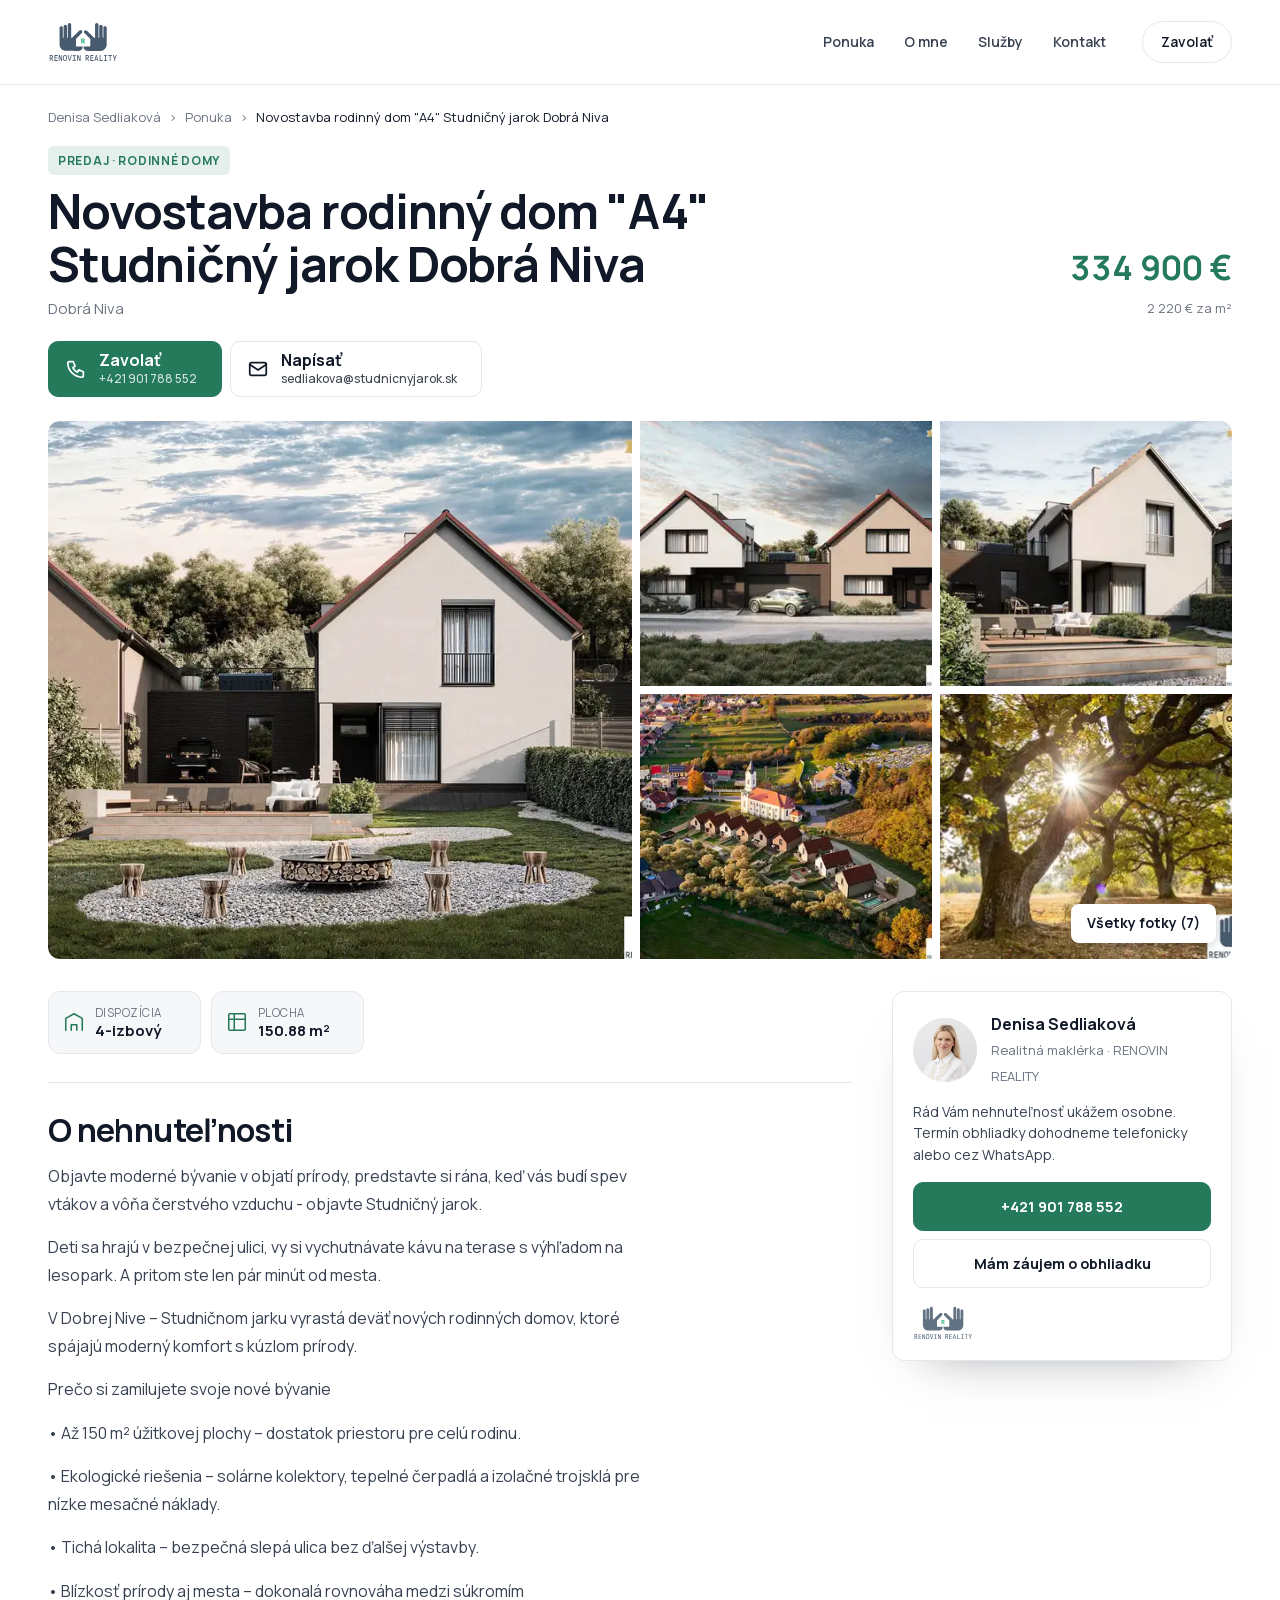
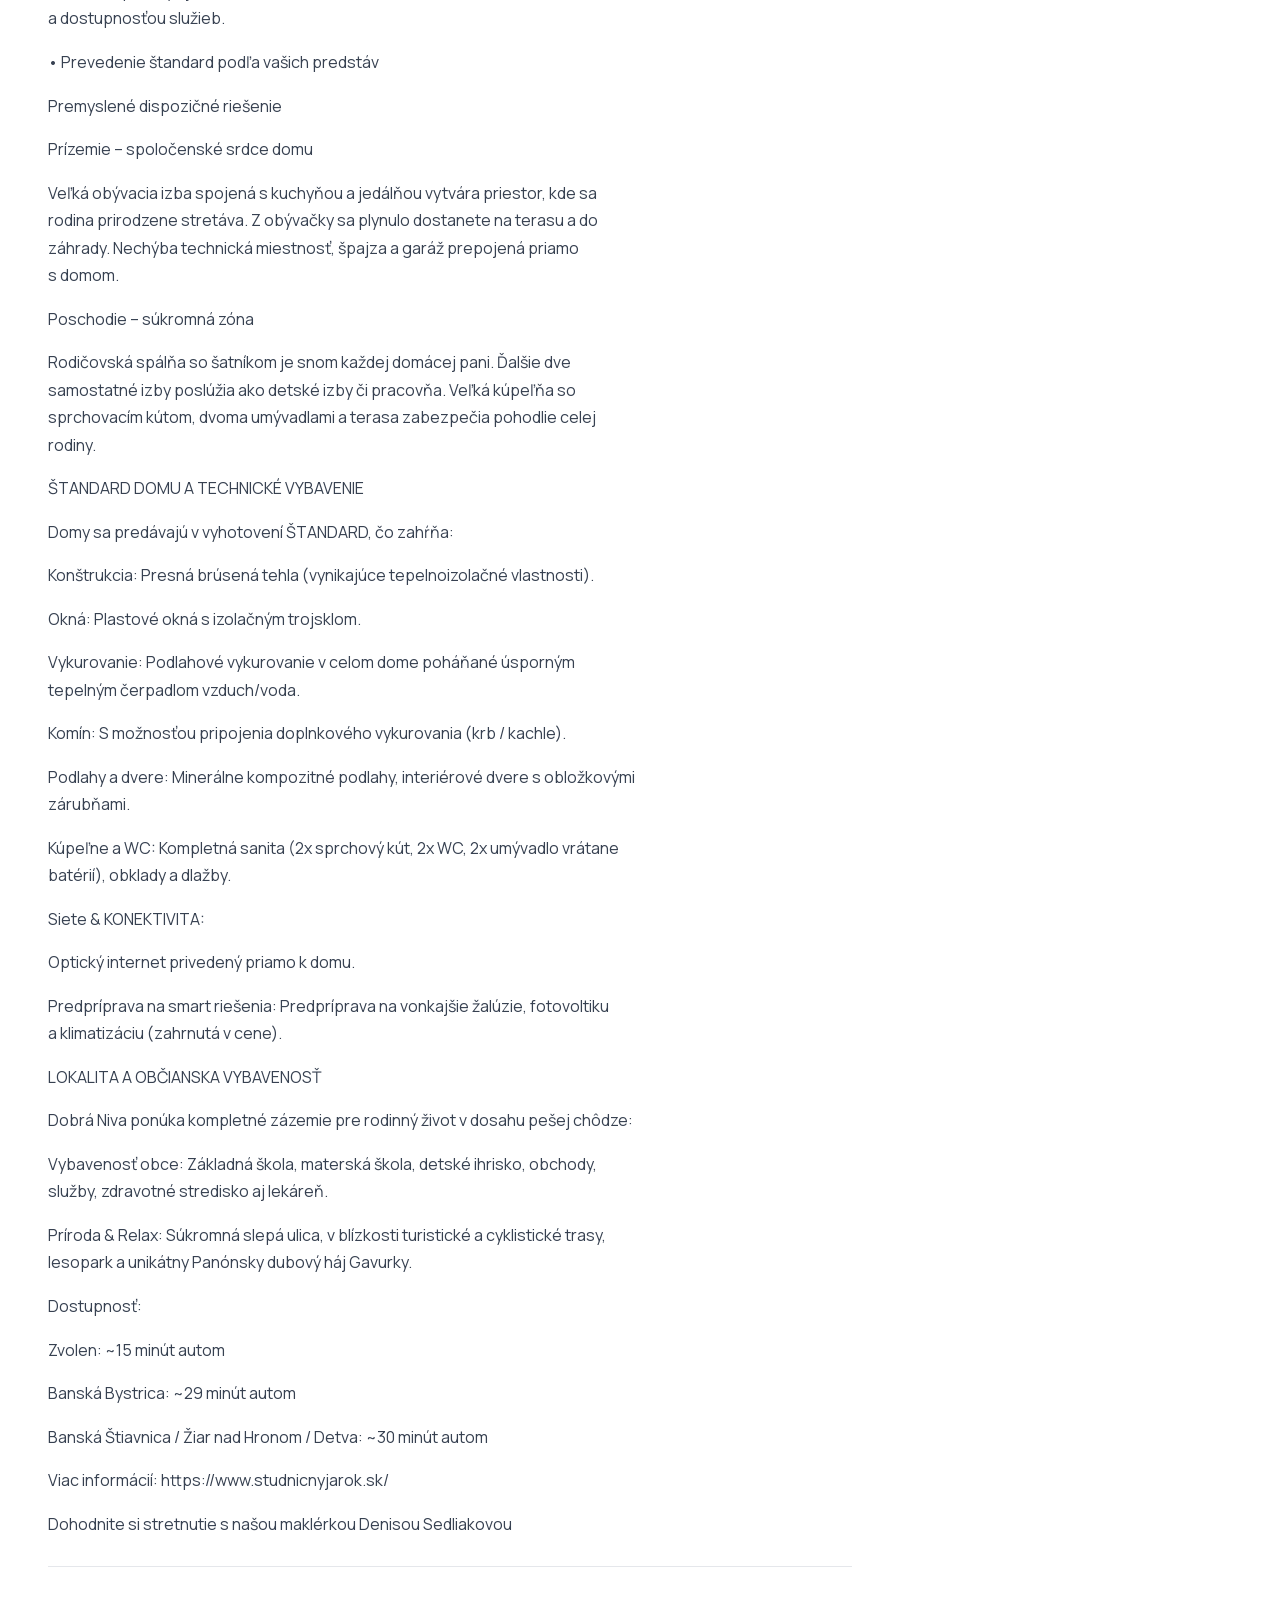
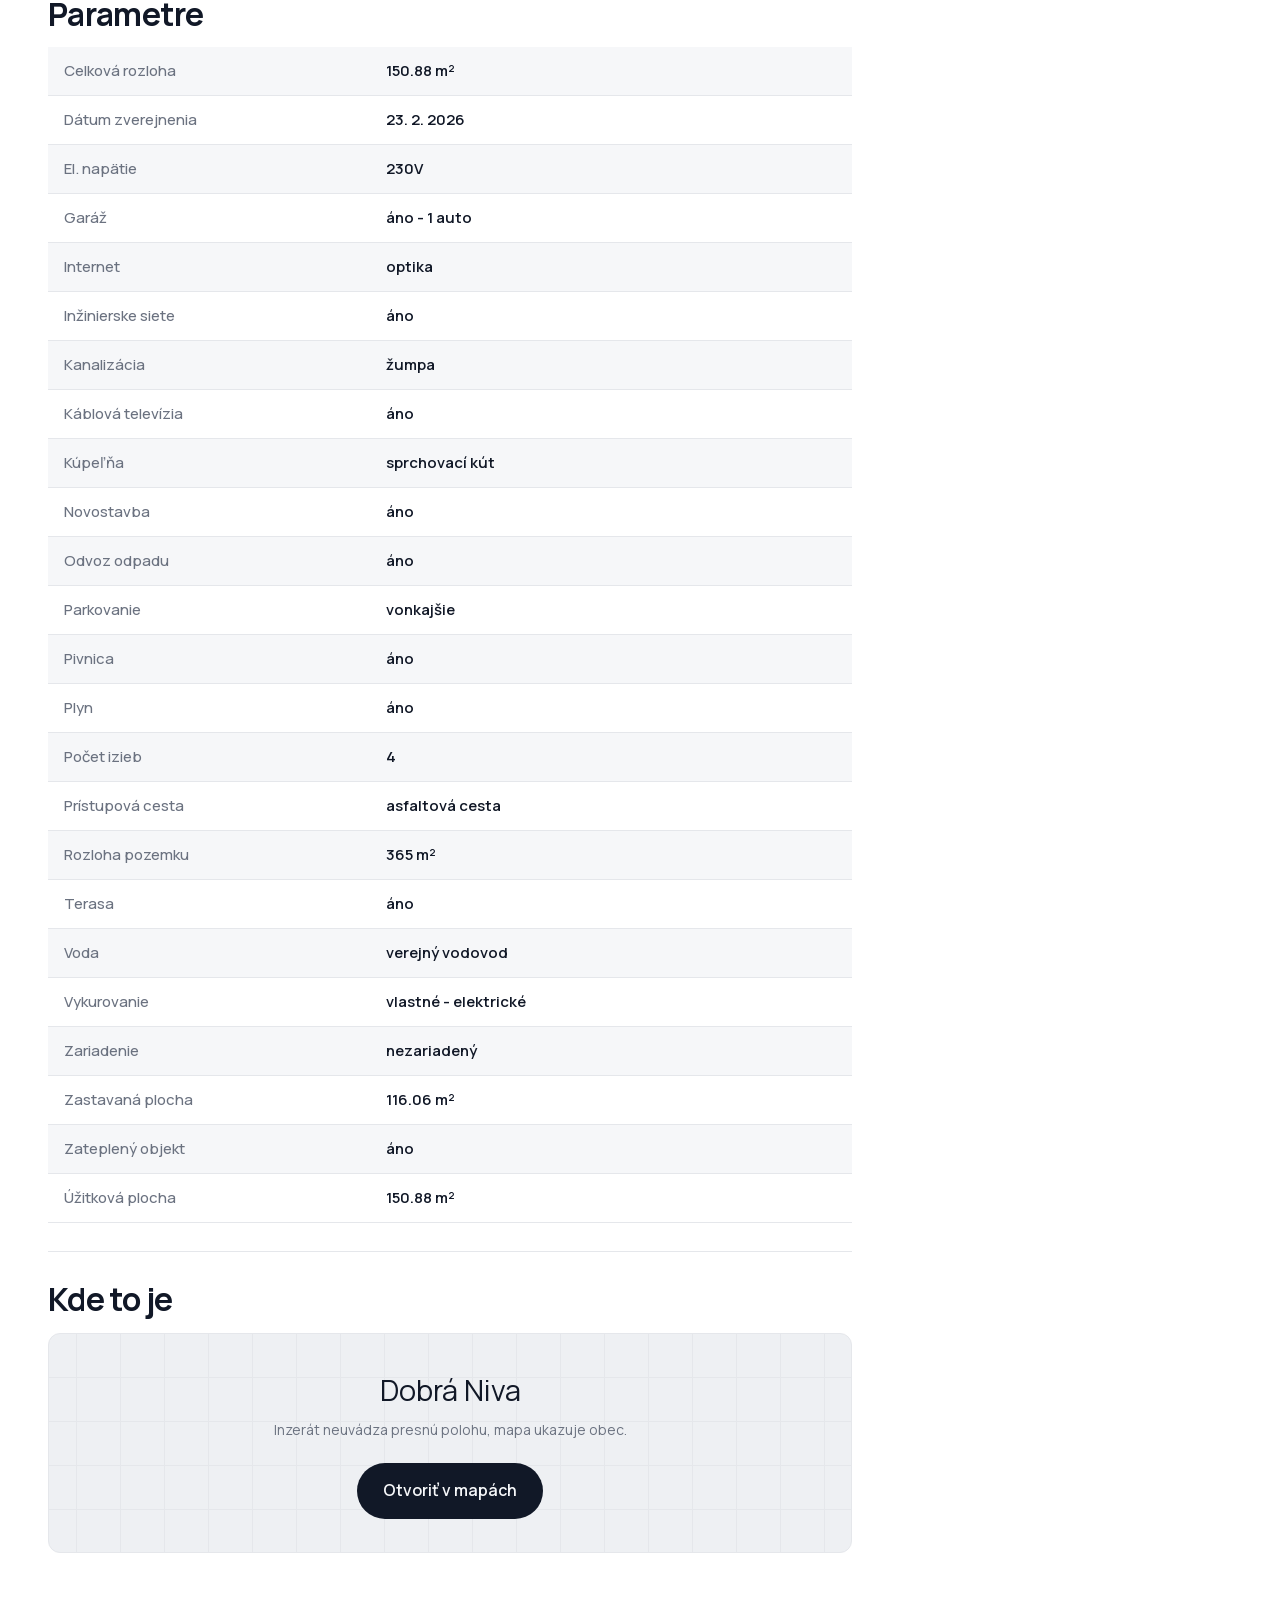
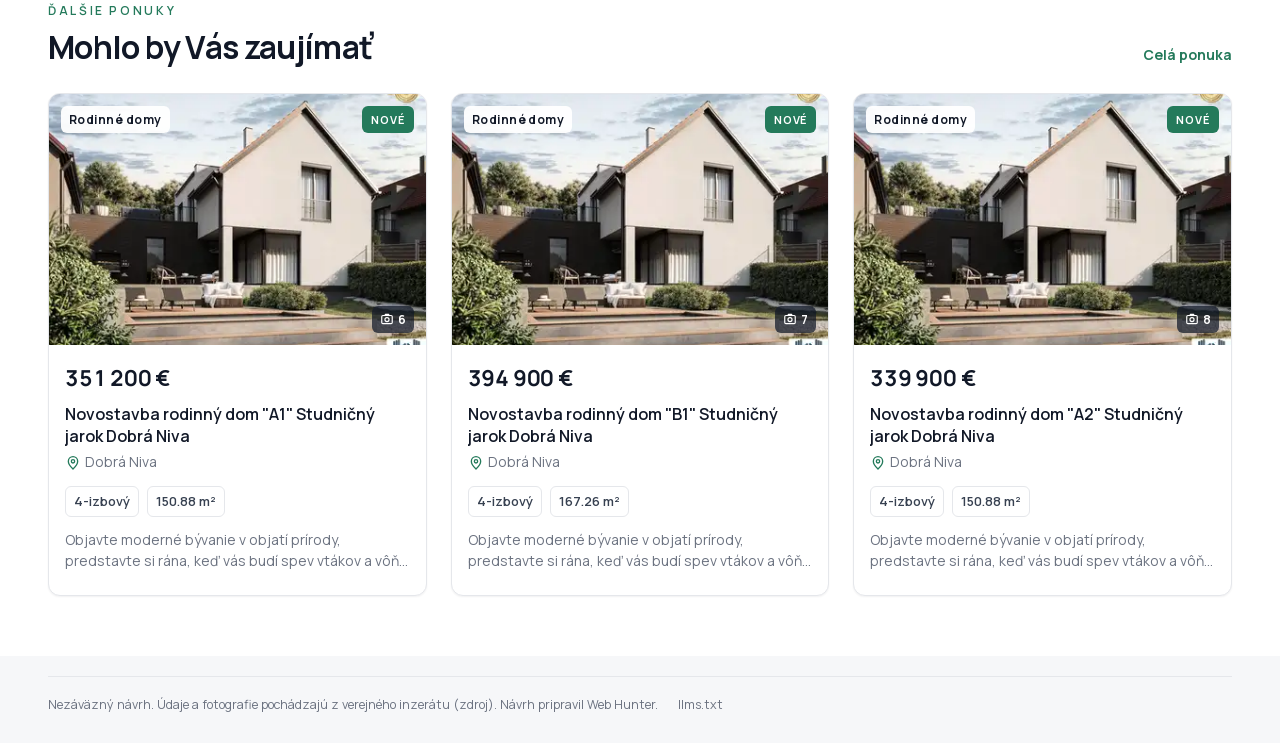
<file: denisa-sedliakova/novostavba-rodinny-dom-a4-studnicny-jarok-dobra-ni-975382/index.html>
<!doctype html>
<html lang="sk"><head>
<meta charset="utf-8">
<meta name="viewport" content="width=device-width,initial-scale=1">
<title>Novostavba rodinný dom &quot;A4&quot; Studničný jarok Dobrá Niva | Denisa Sedliaková</title>
<meta name="description" content="Objavte moderné bývanie v objatí prírody, predstavte si rána, keď vás budí spev vtákov a vôňa čerstvého vzduchu - objavte Studničný jarok.
Deti sa hrajú v bez">
<meta property="og:title" content="Novostavba rodinný dom &quot;A4&quot; Studničný jarok Dobrá Niva">
<meta property="og:description" content="Objavte moderné bývanie v objatí prírody, predstavte si rána, keď vás budí spev vtákov a vôňa čerstvého vzduchu - objavte Studničný jarok.
Deti sa hrajú v bez">
<meta property="og:type" content="website">
<meta property="og:locale" content="sk_SK">
<meta property="og:image" content="../assets/n/975382/00.webp">
<meta property="og:image:alt" content="Novostavba rodinný dom &quot;A4&quot; Studničný jarok Dobrá Niva">
<meta name="twitter:card" content="summary_large_image">
<meta name="twitter:title" content="Novostavba rodinný dom &quot;A4&quot; Studničný jarok Dobrá Niva">
<meta name="twitter:description" content="Objavte moderné bývanie v objatí prírody, predstavte si rána, keď vás budí spev vtákov a vôňa čerstvého vzduchu - objavte Studničný jarok.
Deti sa hrajú v bez">
<meta name="robots" content="noindex">
<script type="application/ld+json">{"@context":"https://schema.org","@graph":[{"@type":"House","@id":"#nemovitost","name":"Novostavba rodinný dom \"A4\" Studničný jarok Dobrá Niva","address":{"@type":"PostalAddress","addressCountry":"SK","addressLocality":"Dobrá Niva"},"description":"Objavte moderné bývanie v objatí prírody, predstavte si rána, keď vás budí spev vtákov a vôňa čerstvého vzduchu - objavte Studničný jarok.\nDeti sa hrajú v bez","photo":["../assets/n/975382/00.webp","../assets/n/975382/01.webp","../assets/n/975382/02.webp","../assets/n/975382/03.webp","../assets/n/975382/04.webp","../assets/n/975382/05.webp","../assets/n/975382/06.webp"],"floorSize":{"@type":"QuantitativeValue","value":150.88,"unitCode":"MTK"},"numberOfRooms":4,"additionalProperty":[{"@type":"PropertyValue","name":"Dispozice","value":"4-izbový"}],"offers":{"@type":"Offer","price":334900,"priceCurrency":"EUR","availability":"https://schema.org/InStock","businessFunction":"http://purl.org/goodrelations/v1#Sell","seller":{"@id":"#kancelar"}}},{"@type":"RealEstateAgent","@id":"#kancelar","name":"RENOVIN REALITY","url":"https://www.renovinreality.sk/","logo":"../assets/logo.svg","telephone":"+421901788552","email":"projekt@renovin.sk","address":"Pribinova 55, 960 01 Zvolen"},{"@type":"Person","@id":"#makler","name":"Denisa Sedliaková","jobTitle":"realitný maklér","telephone":"+421901788552","email":"sedliakova@studnicnyjarok.sk","image":"../assets/portret.jpg","worksFor":{"@id":"#kancelar"}},{"@type":"RealEstateListing","name":"Novostavba rodinný dom \"A4\" Studničný jarok Dobrá Niva","mainEntity":{"@id":"#nemovitost"},"inLanguage":"sk-SK","description":"Objavte moderné bývanie v objatí prírody, predstavte si rána, keď vás budí spev vtákov a vôňa čerstvého vzduchu - objavte Studničný jarok.\nDeti sa hrajú v bez","primaryImageOfPage":"../assets/n/975382/00.webp","datePosted":"2026-10-19"}]}</script>
<link rel="preload" href="../assets/fonts/Manrope-latin-ext.woff2" as="font" type="font/woff2" crossorigin>
<link rel="stylesheet" href="../assets/style.css">
<link rel="stylesheet" href="../assets/makler.css">
<style>:root{--accent:#247a5b;--accent-deep:#0f3326}</style>
</head><body class="mk mk-detail">
<div class="mk-page">
<header class="mk-top mk-top--svetla"><div class="mk-in mk-top__in">
  <a class="mk-logo" href="../" aria-label="RENOVIN REALITY"><img src="../assets/logo.svg" alt="RENOVIN REALITY"></a>
  <nav class="mk-nav" aria-label="Hlavná">
    <a href="../nabidka/">Ponuka</a><a href="../o-mne/">O mne</a><a href="../sluzby/">Služby</a><a href="../kontakt/">Kontakt</a>
  </nav>
  <a class="mk-top__cta" href="tel:+421901788552">Zavolať</a>
</div></header>

<main class="mk-in dt">
<nav class="dt-drobky" aria-label="Kde ste"><a href="../">Denisa Sedliaková</a><span>›</span><a href="../nabidka/">Ponuka</a><span>›</span><em>Novostavba rodinný dom &quot;A4&quot; Studničný jarok Dobrá Niva</em></nav>
<div class="dt-hlava">
  <div><span class="dt-stitek">Predaj · Rodinné domy</span><h1>Novostavba rodinný dom &quot;A4&quot; Studničný jarok Dobrá Niva</h1><p class="dt-misto">Dobrá Niva</p></div>
  <div class="dt-cena"><b>334 900 €</b><span>2 220 € za m²</span></div>
</div>
<div class="mk-cta mk-cta--detail"><a class="mk-cta__b mk-cta__b--tel" href="tel:+421901788552"><svg viewBox="0 0 24 24" aria-hidden="true"><path d="M5 4h4l2 5-2.5 1.5a11 11 0 0 0 5 5L15 13l5 2v4a2 2 0 0 1-2 2A16 16 0 0 1 3 6a2 2 0 0 1 2-2"/></svg><span>Zavolať<small>+421 901 788 552</small></span></a><a class="mk-cta__b mk-cta__b--mail" href="mailto:sedliakova@studnicnyjarok.sk"><svg viewBox="0 0 24 24" aria-hidden="true"><rect x="3" y="5" width="18" height="14" rx="2"/><path d="m3 7 9 6 9-6"/></svg><span>Napísať<small>sedliakova@studnicnyjarok.sk</small></span></a></div>
<div class="dt-gal dt-gal--5">
  <button type="button" class="dt-gal__hl" data-i="0" aria-label="Zväčšiť fotografiu 1"><img src="../assets/n/975382/00.webp" srcset="../assets/n/975382/00_m.webp 400w, ../assets/n/975382/00.webp 900w" sizes="(max-width: 860px) 100vw, 760px" width="900" height="675" alt="Novostavba rodinný dom &quot;A4&quot; Studničný jarok Dobrá Niva, fotografia 1" fetchpriority="high" decoding="async"></button>
  <div class="dt-gal__mriez"><button type="button" class="dt-gal__m" data-i="1" aria-label="Fotografia 2"><img src="../assets/n/975382/01.webp" srcset="../assets/n/975382/01_m.webp 400w, ../assets/n/975382/01.webp 900w" sizes="(max-width: 860px) 50vw, 300px" width="900" height="675" alt="" loading="lazy" decoding="async"></button><button type="button" class="dt-gal__m" data-i="2" aria-label="Fotografia 3"><img src="../assets/n/975382/02.webp" srcset="../assets/n/975382/02_m.webp 400w, ../assets/n/975382/02.webp 900w" sizes="(max-width: 860px) 50vw, 300px" width="900" height="675" alt="" loading="lazy" decoding="async"></button><button type="button" class="dt-gal__m" data-i="3" aria-label="Fotografia 4"><img src="../assets/n/975382/03.webp" srcset="../assets/n/975382/03_m.webp 400w, ../assets/n/975382/03.webp 900w" sizes="(max-width: 860px) 50vw, 300px" width="900" height="675" alt="" loading="lazy" decoding="async"></button><button type="button" class="dt-gal__m" data-i="4" aria-label="Fotografia 5"><img src="../assets/n/975382/04.webp" srcset="../assets/n/975382/04_m.webp 400w, ../assets/n/975382/04.webp 900w" sizes="(max-width: 860px) 50vw, 300px" width="900" height="599" alt="" loading="lazy" decoding="async"></button></div>
  <button type="button" class="dt-gal__vsetky" data-i="0">Všetky fotky (7)</button>
  <ul class="dt-gal__zoznam" hidden><li data-src="../assets/n/975382/00.webp" data-w="900" data-h="675"></li><li data-src="../assets/n/975382/01.webp" data-w="900" data-h="675"></li><li data-src="../assets/n/975382/02.webp" data-w="900" data-h="675"></li><li data-src="../assets/n/975382/03.webp" data-w="900" data-h="675"></li><li data-src="../assets/n/975382/04.webp" data-w="900" data-h="599"></li><li data-src="../assets/n/975382/05.webp" data-w="738" data-h="406"></li><li data-src="../assets/n/975382/06.webp" data-w="900" data-h="675"></li></ul>
</div>
<div class="dt-lb" hidden role="dialog" aria-modal="true" aria-label="Fotografie: Novostavba rodinný dom &quot;A4&quot; Studničný jarok Dobrá Niva">
  <img class="dt-lb__img" alt="Novostavba rodinný dom &quot;A4&quot; Studničný jarok Dobrá Niva">
  <button type="button" class="dt-lb__x" aria-label="Zavrieť">×</button>
  <button type="button" class="dt-lb__nav dt-lb__prev" aria-label="Predchádzajúca fotografia">‹</button>
  <button type="button" class="dt-lb__nav dt-lb__next" aria-label="Ďalšia fotografia">›</button>
  <span class="dt-lb__pocet"></span>
</div>
<div class="dt-grid">
  <div class="dt-obsah">
    <ul class="dt-fakta"><li><svg viewBox="0 0 24 24" aria-hidden="true"><path d="M3 21V8l9-5 9 5v13"/><path d="M9 21v-6h6v6"/></svg><span>Dispozícia</span><b>4-izbový</b></li><li><svg viewBox="0 0 24 24" aria-hidden="true"><rect x="3" y="3" width="18" height="18" rx="1"/><path d="M3 9h18M9 3v18"/></svg><span>Plocha</span><b>150.88 m²</b></li></ul>
    
    <section class="dt-sekce" id="popis"><h2>O nehnuteľnosti</h2><div class="dt-prose"><p>Objavte moderné bývanie v objatí prírody, predstavte si rána, keď vás budí spev vtákov a vôňa čerstvého vzduchu - objavte Studničný jarok.</p><p>Deti sa hrajú v bezpečnej ulici, vy si vychutnávate kávu na terase s výhľadom na lesopark. A pritom ste len pár minút od mesta.</p><p>V Dobrej Nive – Studničnom jarku vyrastá deväť nových rodinných domov, ktoré spájajú moderný komfort s kúzlom prírody.</p><p>Prečo si zamilujete svoje nové bývanie</p><p>•	Až 150 m² úžitkovej plochy – dostatok priestoru pre celú rodinu.</p><p>•	Ekologické riešenia – solárne kolektory, tepelné čerpadlá a izolačné trojsklá pre nízke mesačné náklady.</p><p>•	Tichá lokalita – bezpečná slepá ulica bez ďalšej výstavby.</p><p>•	Blízkosť prírody aj mesta – dokonalá rovnováha medzi súkromím a dostupnosťou služieb.</p><p>•	Prevedenie štandard podľa vašich predstáv</p><p>Premyslené dispozičné riešenie</p><p>Prízemie – spoločenské srdce domu</p><p>Veľká obývacia izba spojená s kuchyňou a jedálňou vytvára priestor, kde sa rodina prirodzene stretáva. Z obývačky sa plynulo dostanete na terasu a do záhrady. Nechýba technická miestnosť, špajza a garáž prepojená priamo s domom.</p><p>Poschodie – súkromná zóna</p><p>Rodičovská spálňa so šatníkom je snom každej domácej pani. Ďalšie dve samostatné izby poslúžia ako detské izby či pracovňa. Veľká kúpeľňa so sprchovacím kútom, dvoma umývadlami a terasa zabezpečia pohodlie celej rodiny.</p><p>ŠTANDARD DOMU A TECHNICKÉ VYBAVENIE</p><p>Domy sa predávajú v vyhotovení ŠTANDARD, čo zahŕňa:</p><p>Konštrukcia: Presná brúsená tehla (vynikajúce tepelnoizolačné vlastnosti).</p><p>Okná: Plastové okná s izolačným trojsklom.</p><p>Vykurovanie: Podlahové vykurovanie v celom dome poháňané úsporným tepelným čerpadlom vzduch/voda.</p><p>Komín: S možnosťou pripojenia doplnkového vykurovania (krb / kachle).</p><p>Podlahy a dvere: Minerálne kompozitné podlahy, interiérové dvere s obložkovými zárubňami.</p><p>Kúpeľne a WC: Kompletná sanita (2x sprchový kút, 2x WC, 2x umývadlo vrátane batérií), obklady a dlažby.</p><p>Siete &amp; KONEKTIVITA:</p><p>Optický internet privedený priamo k domu.</p><p>Predpríprava na smart riešenia: Predpríprava na vonkajšie žalúzie, fotovoltiku a klimatizáciu (zahrnutá v cene).</p><p>LOKALITA A OBČIANSKA VYBAVENOSŤ</p><p>Dobrá Niva ponúka kompletné zázemie pre rodinný život v dosahu pešej chôdze:</p><p>Vybavenosť obce: Základná škola, materská škola, detské ihrisko, obchody, služby, zdravotné stredisko aj lekáreň.</p><p>Príroda &amp; Relax: Súkromná slepá ulica, v blízkosti turistické a cyklistické trasy, lesopark a unikátny Panónsky dubový háj Gavurky.</p><p>Dostupnosť:</p><p>Zvolen: ~15 minút autom</p><p>Banská Bystrica: ~29 minút autom</p><p>Banská Štiavnica / Žiar nad Hronom / Detva: ~30 minút autom</p><p>Viac informácií: https://www.studnicnyjarok.sk/</p><p>Dohodnite si stretnutie s našou maklérkou Denisou Sedliakovou</p></div></section>
    <section class="dt-sekce" id="parametry"><h2>Parametre</h2><table class="dt-tab"><tbody><tr><th scope=row>Celková rozloha</th><td>150.88 m²</td></tr><tr><th scope=row>Dátum zverejnenia</th><td>23. 2. 2026</td></tr><tr><th scope=row>El. napätie</th><td>230V</td></tr><tr><th scope=row>Garáž</th><td>áno - 1 auto</td></tr><tr><th scope=row>Internet</th><td>optika</td></tr><tr><th scope=row>Inžinierske siete</th><td>áno</td></tr><tr><th scope=row>Kanalizácia</th><td>žumpa</td></tr><tr><th scope=row>Káblová televízia</th><td>áno</td></tr><tr><th scope=row>Kúpeľňa</th><td>sprchovací kút</td></tr><tr><th scope=row>Novostavba</th><td>áno</td></tr><tr><th scope=row>Odvoz odpadu</th><td>áno</td></tr><tr><th scope=row>Parkovanie</th><td>vonkajšie</td></tr><tr><th scope=row>Pivnica</th><td>áno</td></tr><tr><th scope=row>Plyn</th><td>áno</td></tr><tr><th scope=row>Počet izieb</th><td>4</td></tr><tr><th scope=row>Prístupová cesta</th><td>asfaltová cesta</td></tr><tr><th scope=row>Rozloha pozemku</th><td>365 m²</td></tr><tr><th scope=row>Terasa</th><td>áno</td></tr><tr><th scope=row>Voda</th><td>verejný vodovod</td></tr><tr><th scope=row>Vykurovanie</th><td>vlastné - elektrické</td></tr><tr><th scope=row>Zariadenie</th><td>nezariadený</td></tr><tr><th scope=row>Zastavaná plocha</th><td>116.06 m²</td></tr><tr><th scope=row>Zateplený objekt</th><td>áno</td></tr><tr><th scope=row>Úžitková plocha</th><td>150.88 m²</td></tr></tbody></table></section>
    <section class="dt-sekce" id="mapa"><h2>Kde to je</h2><div class="map map--flat"><div class="map__ask">
  <p class="map__place">Dobrá Niva</p>
  <p class="map__note">Inzerát neuvádza presnú polohu, mapa ukazuje obec.</p>
  <a class="btn btn--dark" href="https://www.openstreetmap.org/search?query=Dobr%C3%A1%20Niva" target="_blank" rel="noopener">Otvoriť v mapách</a>
</div></div></section>
  </div>
  <aside class="dt-bok"><div class="dt-makler">
  <div class="dt-makler__hlava"><img class="dt-makler__foto" src="../assets/portret.jpg" alt="" width="56" height="56" loading="lazy"><div><b>Denisa Sedliaková</b><span>Realitná maklérka · RENOVIN REALITY</span></div></div>
  <p class="dt-makler__pozn">Rád Vám nehnuteľnosť ukážem osobne. Termín obhliadky dohodneme telefonicky alebo cez WhatsApp.</p>
  <div class="dt-makler__tl"><a class="dt-btn dt-btn--akcent" href="tel:+421901788552">+421 901 788 552</a><a class="dt-btn" href="mailto:sedliakova@studnicnyjarok.sk?subject=Otázka k nehnuteľnosti: Novostavba rodinný dom &quot;A4&quot; Studničný jarok Dobrá Niva">Mám záujem o obhliadku</a></div>
  <img class="dt-makler__logo" src="../assets/logo.svg" alt="RENOVIN REALITY" loading="lazy">
</div></aside>
</div>
<section class="dt-dalsi rv"><div class="mk-sec-h"><div><span class="eyebrow">Ďalšie ponuky</span>
  <h2>Mohlo by Vás zaujímať</h2></div><a class="dt-vse" href="../nabidka/">Celá ponuka</a></div>
  <div class="mk-mriz"><a class="mk-karta" href="../novostavba-rodinny-dom-a1-studnicny-jarok-dobra-ni-926059/" data-typ="dum" data-tr="ostatni" data-cena="351200" data-obec="Dobrá Niva" data-datum="2026-10-19" data-text="novostavba rodinný dom &quot;a1&quot; studničný jarok dobrá niva dobrá niva">
  <span class="mk-karta__foto"><img src="../assets/n/926059/00.webp" srcset="../assets/n/926059/00_m.webp 400w, ../assets/n/926059/00.webp 900w" sizes="(max-width: 700px) 100vw, 400px" width="900" height="675" alt="Novostavba rodinný dom &quot;A1&quot; Studničný jarok Dobrá Niva" loading="lazy" decoding="async"><span class="mk-karta__stitek">Rodinné domy</span><span class="mk-karta__nove">Nové</span><span class="mk-karta__pocet"><svg viewBox="0 0 24 24" aria-hidden="true"><rect x="3" y="6" width="18" height="14" rx="2"/><circle cx="12" cy="13" r="3.5"/><path d="M8 6l1.5-2h5L16 6"/></svg>6</span></span>
  <span class="mk-karta__telo"><span class="mk-karta__cena">351 200 €</span><b>Novostavba rodinný dom &quot;A1&quot; Studničný jarok Dobrá Niva</b>
    <span class="mk-karta__misto"><svg viewBox="0 0 24 24" aria-hidden="true"><path d="M12 21s-7-6.2-7-11.5a7 7 0 0 1 14 0C19 14.8 12 21 12 21z"/><circle cx="12" cy="9.5" r="2.5"/></svg>Dobrá Niva</span>
    <span class="mk-karta__chipy"><span>4-izbový</span><span>150.88 m²</span></span>
    <span class="mk-karta__popis">Objavte moderné bývanie v objatí prírody, predstavte si rána, keď vás budí spev vtákov a vôňa čerstvého vzduchu - objavte Studničný jarok. Deti sa…</span></span>
</a><a class="mk-karta" href="../novostavba-rodinny-dom-b1-studnicny-jarok-dobra-ni-926264/" data-typ="dum" data-tr="ostatni" data-cena="394900" data-obec="Dobrá Niva" data-datum="2026-10-19" data-text="novostavba rodinný dom &quot;b1&quot; studničný jarok dobrá niva dobrá niva">
  <span class="mk-karta__foto"><img src="../assets/n/926264/00.webp" srcset="../assets/n/926264/00_m.webp 400w, ../assets/n/926264/00.webp 900w" sizes="(max-width: 700px) 100vw, 400px" width="900" height="675" alt="Novostavba rodinný dom &quot;B1&quot; Studničný jarok Dobrá Niva" loading="lazy" decoding="async"><span class="mk-karta__stitek">Rodinné domy</span><span class="mk-karta__nove">Nové</span><span class="mk-karta__pocet"><svg viewBox="0 0 24 24" aria-hidden="true"><rect x="3" y="6" width="18" height="14" rx="2"/><circle cx="12" cy="13" r="3.5"/><path d="M8 6l1.5-2h5L16 6"/></svg>7</span></span>
  <span class="mk-karta__telo"><span class="mk-karta__cena">394 900 €</span><b>Novostavba rodinný dom &quot;B1&quot; Studničný jarok Dobrá Niva</b>
    <span class="mk-karta__misto"><svg viewBox="0 0 24 24" aria-hidden="true"><path d="M12 21s-7-6.2-7-11.5a7 7 0 0 1 14 0C19 14.8 12 21 12 21z"/><circle cx="12" cy="9.5" r="2.5"/></svg>Dobrá Niva</span>
    <span class="mk-karta__chipy"><span>4-izbový</span><span>167.26 m²</span></span>
    <span class="mk-karta__popis">Objavte moderné bývanie v objatí prírody, predstavte si rána, keď vás budí spev vtákov a vôňa čerstvého vzduchu - objavte Studničný jarok. Deti sa…</span></span>
</a><a class="mk-karta" href="../novostavba-rodinny-dom-a2-studnicny-jarok-dobra-ni-975377/" data-typ="dum" data-tr="ostatni" data-cena="339900" data-obec="Dobrá Niva" data-datum="2026-10-19" data-text="novostavba rodinný dom &quot;a2&quot; studničný jarok dobrá niva dobrá niva">
  <span class="mk-karta__foto"><img src="../assets/n/975377/00.webp" srcset="../assets/n/975377/00_m.webp 400w, ../assets/n/975377/00.webp 900w" sizes="(max-width: 700px) 100vw, 400px" width="900" height="675" alt="Novostavba rodinný dom &quot;A2&quot; Studničný jarok Dobrá Niva" loading="lazy" decoding="async"><span class="mk-karta__stitek">Rodinné domy</span><span class="mk-karta__nove">Nové</span><span class="mk-karta__pocet"><svg viewBox="0 0 24 24" aria-hidden="true"><rect x="3" y="6" width="18" height="14" rx="2"/><circle cx="12" cy="13" r="3.5"/><path d="M8 6l1.5-2h5L16 6"/></svg>8</span></span>
  <span class="mk-karta__telo"><span class="mk-karta__cena">339 900 €</span><b>Novostavba rodinný dom &quot;A2&quot; Studničný jarok Dobrá Niva</b>
    <span class="mk-karta__misto"><svg viewBox="0 0 24 24" aria-hidden="true"><path d="M12 21s-7-6.2-7-11.5a7 7 0 0 1 14 0C19 14.8 12 21 12 21z"/><circle cx="12" cy="9.5" r="2.5"/></svg>Dobrá Niva</span>
    <span class="mk-karta__chipy"><span>4-izbový</span><span>150.88 m²</span></span>
    <span class="mk-karta__popis">Objavte moderné bývanie v objatí prírody, predstavte si rána, keď vás budí spev vtákov a vôňa čerstvého vzduchu - objavte Studničný jarok. Deti sa…</span></span>
</a></div></section>
</main>
<footer class="mk-pata mk-pata--detail"><div class="mk-in"><div class="mk-pata__dole"><span>Nezáväzný návrh. Údaje a fotografie pochádzajú z verejného inzerátu (<a href="https://www.zoznamrealit.sk/novostavba-rodinny-dom-a4-studnicny-jarok-dobra-niva-975382" target="_blank" rel="noopener">zdroj</a>). Návrh pripravil Web Hunter.</span><a href="../llms.txt">llms.txt</a></div></div></footer>
</div>
<nav class="mk-lista" aria-label="Rýchly kontakt"><a href="tel:+421901788552"><svg viewBox="0 0 24 24" aria-hidden="true"><path d="M5 4h4l2 5-2.5 1.5a11 11 0 0 0 5 5L15 13l5 2v4a2 2 0 0 1-2 2A16 16 0 0 1 3 6a2 2 0 0 1 2-2"/></svg>Zavolať</a><a href="mailto:sedliakova@studnicnyjarok.sk"><svg viewBox="0 0 24 24" aria-hidden="true"><rect x="3" y="5" width="18" height="14" rx="2"/><path d="m3 7 9 6 9-6"/></svg>Napísať</a></nav>
<script>
// Video a 3D prohlídka: přehrávač se vloží až na klik, ne při načtení stránky.
document.querySelectorAll('.media-plocha').forEach(function(b){
  b.addEventListener('click', function(){
    var f=document.createElement('iframe');
    f.src=b.dataset.embed;
    f.title=b.getAttribute('aria-label')||'Prohlídka';
    f.allow='accelerometer; autoplay; encrypted-media; gyroscope; fullscreen; xr-spatial-tracking';
    f.setAttribute('allowfullscreen','');
    f.loading='lazy';
    b.replaceWith(f);
    f.focus({preventScroll:true});
  });
});

// Lepicí lišta se ukáže, až hero odjede z obrazovky.
const hero=document.querySelector('.hero'),bar=document.querySelector('.bar');
if(hero&&bar)new IntersectionObserver(([e])=>bar.classList.toggle('on',!e.isIntersecting),
  {threshold:0.08}).observe(hero);

// Sekce se odhalují při scrollu, jednou.
const rv=new IntersectionObserver((es)=>es.forEach(e=>{if(e.isIntersecting){
  e.target.classList.add('in');rv.unobserve(e.target)}}),{threshold:0.12});
document.querySelectorAll('.rv').forEach(el=>rv.observe(el));

// Slideshow: šipky, klávesnice, tah prstem, klik na náhled.
const show=document.getElementById('show');
if(show){
  const slides=[...show.querySelectorAll('.slide')];
  const thumbs=[...document.querySelectorAll('.thumb')];
  const now=document.getElementById('slide-now');
  let i=0;
  const go=n=>{
    i=(n+slides.length)%slides.length;
    slides.forEach((s,k)=>s.classList.toggle('is-on',k===i));
    thumbs.forEach((t,k)=>{t.classList.toggle('is-on',k===i);
      if(k===i)t.scrollIntoView({block:'nearest',inline:'center',behavior:'smooth'})});
    if(now)now.textContent=i+1;
    // Sousední fotku předběžně načteme, ať další snímek neproblikne.
    const nx=slides[(i+1)%slides.length].querySelector('img');
    if(nx&&nx.loading==='lazy'){nx.loading='eager';}
  };
  show.querySelector('.show__prev').onclick=()=>go(i-1);
  show.querySelector('.show__next').onclick=()=>go(i+1);
  thumbs.forEach(t=>t.onclick=()=>go(+t.dataset.t));
  document.addEventListener('keydown',e=>{
    if(e.key==='ArrowLeft')go(i-1); if(e.key==='ArrowRight')go(i+1)});
  let x0=null;
  show.addEventListener('touchstart',e=>{x0=e.touches[0].clientX},{passive:true});
  show.addEventListener('touchend',e=>{
    if(x0===null)return; const dx=e.changedTouches[0].clientX-x0;
    if(Math.abs(dx)>45)go(dx<0?i+1:i-1); x0=null},{passive:true});
}

// Mapa se načte sama, ale až když na ni dojde scroll. Kdo se k ní nedostane,
// nestáhne ani dlaždici.
const map=document.querySelector('[data-map]');
if(map){
  const load=()=>{
    map.classList.add('is-on');
    map.querySelectorAll('.map__tiles img[data-src]').forEach(img=>{
      img.onload=()=>img.classList.add('is-on');
      img.src=img.dataset.src; img.removeAttribute('data-src');
    });
  };
  new IntersectionObserver((es,o)=>{if(es[0].isIntersecting){load();o.disconnect();}},
    {rootMargin:'400px'}).observe(map);
}

document.querySelectorAll('.dt-video').forEach(function(b){b.addEventListener('click',function(){
  var f=document.createElement('iframe');
  f.src=b.dataset.embed||('https://www.youtube-nocookie.com/embed/'+b.dataset.yt+'?autoplay=1&rel=0');
  f.title=b.getAttribute('aria-label');f.loading='lazy';
  f.allow='autoplay; encrypted-media; picture-in-picture; fullscreen; xr-spatial-tracking; gyroscope; accelerometer';
  f.allowFullscreen=true;f.className='dt-video__frame';b.replaceWith(f)})});

(function(){var lb=document.querySelector('.dt-lb');if(!lb)return;
var src=[].slice.call(document.querySelectorAll('.dt-gal__zoznam li')).map(function(l){return l.dataset.src}),i=0,
  img=lb.querySelector('.dt-lb__img'),poc=lb.querySelector('.dt-lb__pocet'),spat=null;
function ukaz(n){i=(n+src.length)%src.length;img.src=src[i];poc.textContent=(i+1)+' / '+src.length}
function otvor(n){spat=document.activeElement;ukaz(n);lb.hidden=false;document.body.style.overflow='hidden';lb.querySelector('.dt-lb__x').focus()}
function zavri(){lb.hidden=true;document.body.style.overflow='';if(spat)spat.focus()}
document.querySelectorAll('.dt-gal [data-i]').forEach(function(b){b.addEventListener('click',function(){otvor(+b.dataset.i)})});
lb.querySelector('.dt-lb__x').addEventListener('click',zavri);
lb.querySelector('.dt-lb__prev').addEventListener('click',function(){ukaz(i-1)});
lb.querySelector('.dt-lb__next').addEventListener('click',function(){ukaz(i+1)});
lb.addEventListener('click',function(e){if(e.target===lb)zavri()});
addEventListener('keydown',function(e){if(lb.hidden)return;if(e.key==='Escape')zavri();if(e.key==='ArrowLeft')ukaz(i-1);if(e.key==='ArrowRight')ukaz(i+1)});
var x0=null;lb.addEventListener('touchstart',function(e){x0=e.touches[0].clientX},{passive:true});
lb.addEventListener('touchend',function(e){if(x0===null)return;var d=e.changedTouches[0].clientX-x0;if(Math.abs(d)>40)ukaz(i+(d<0?1:-1));x0=null})})();
</script>
</body></html>
</file>
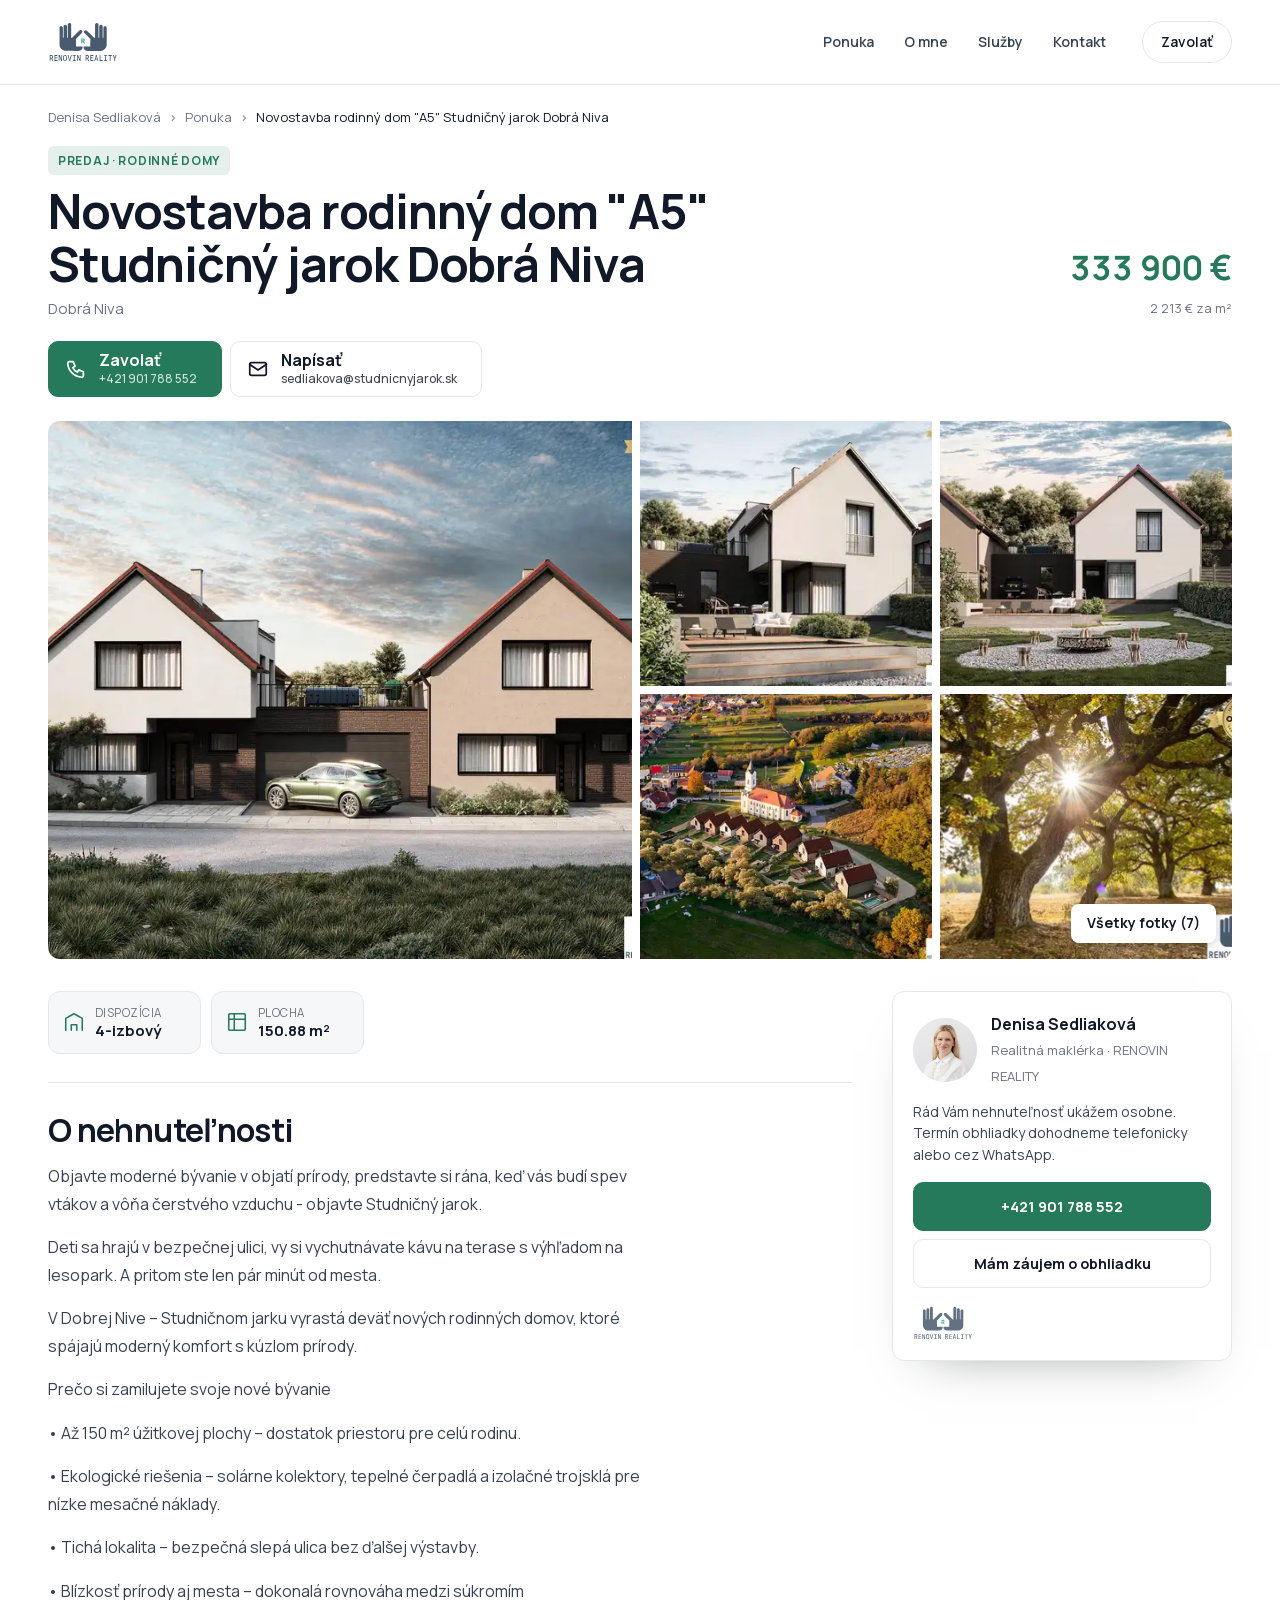
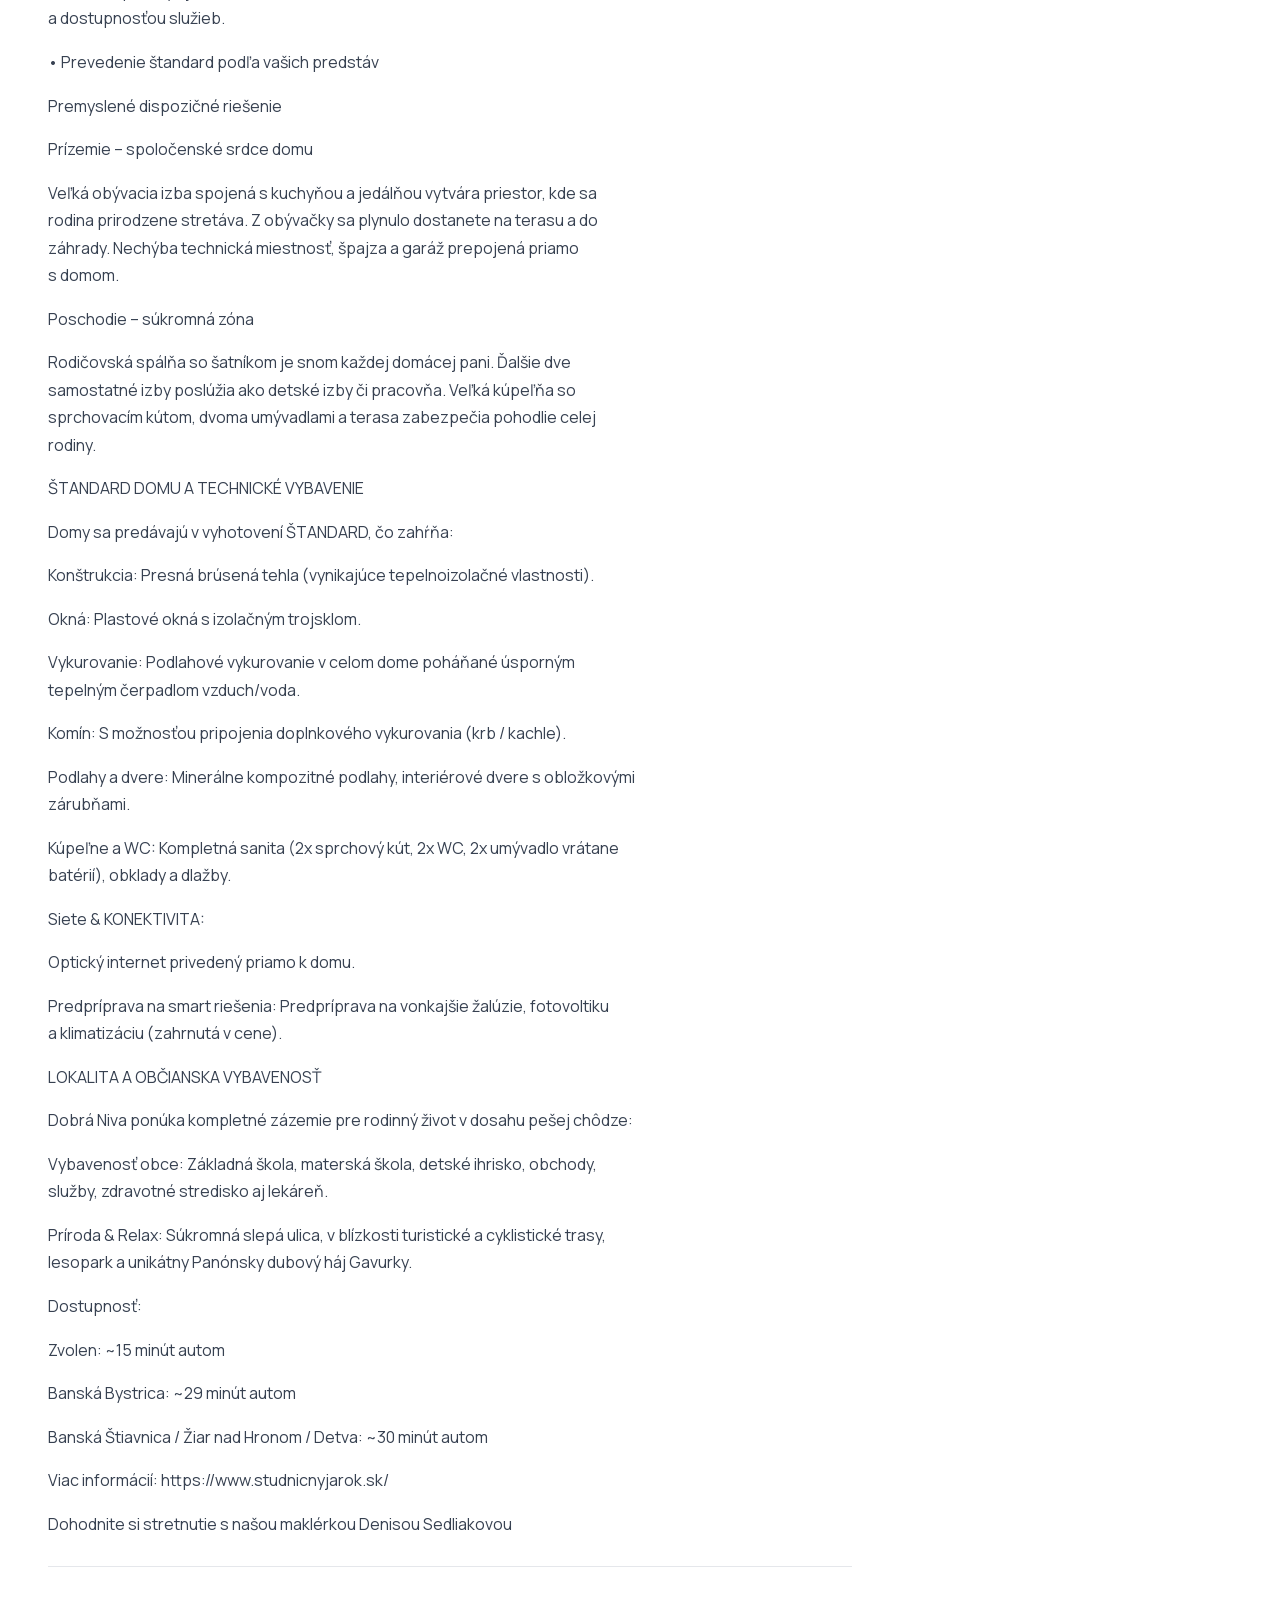
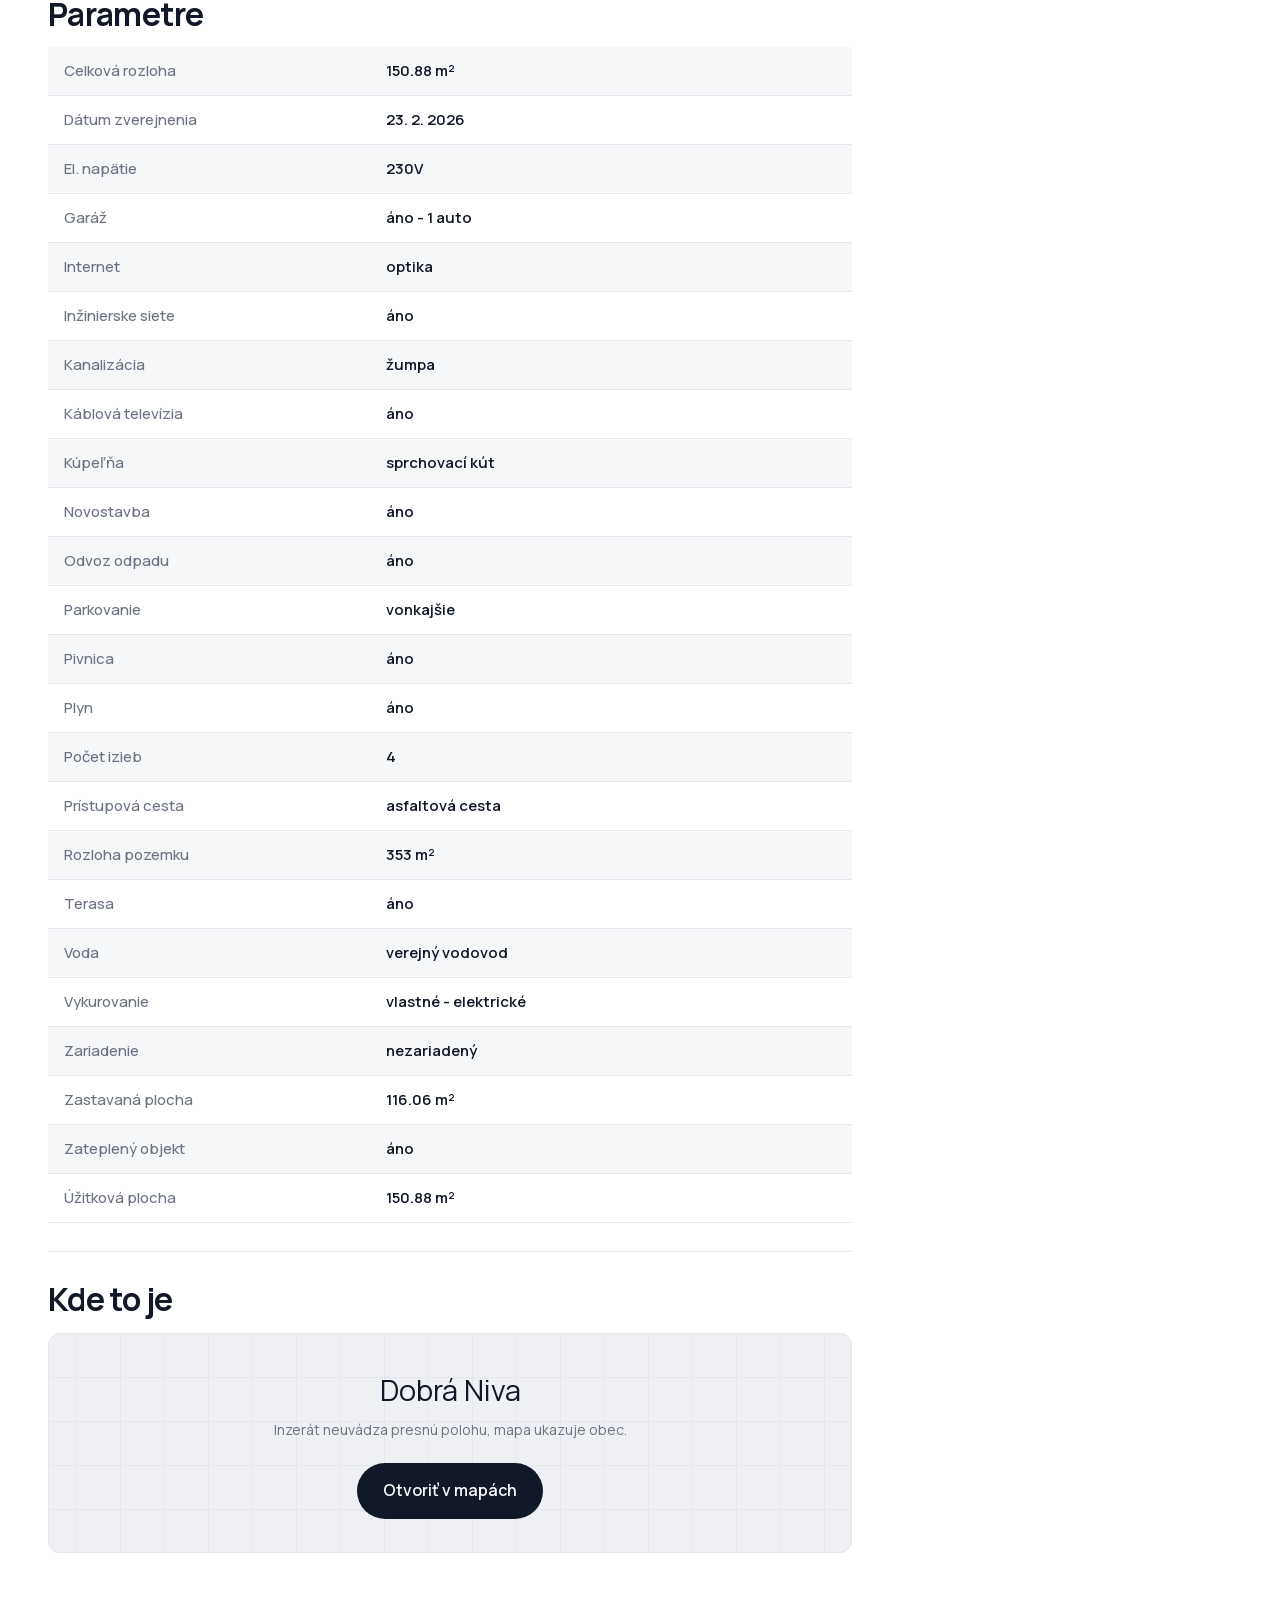
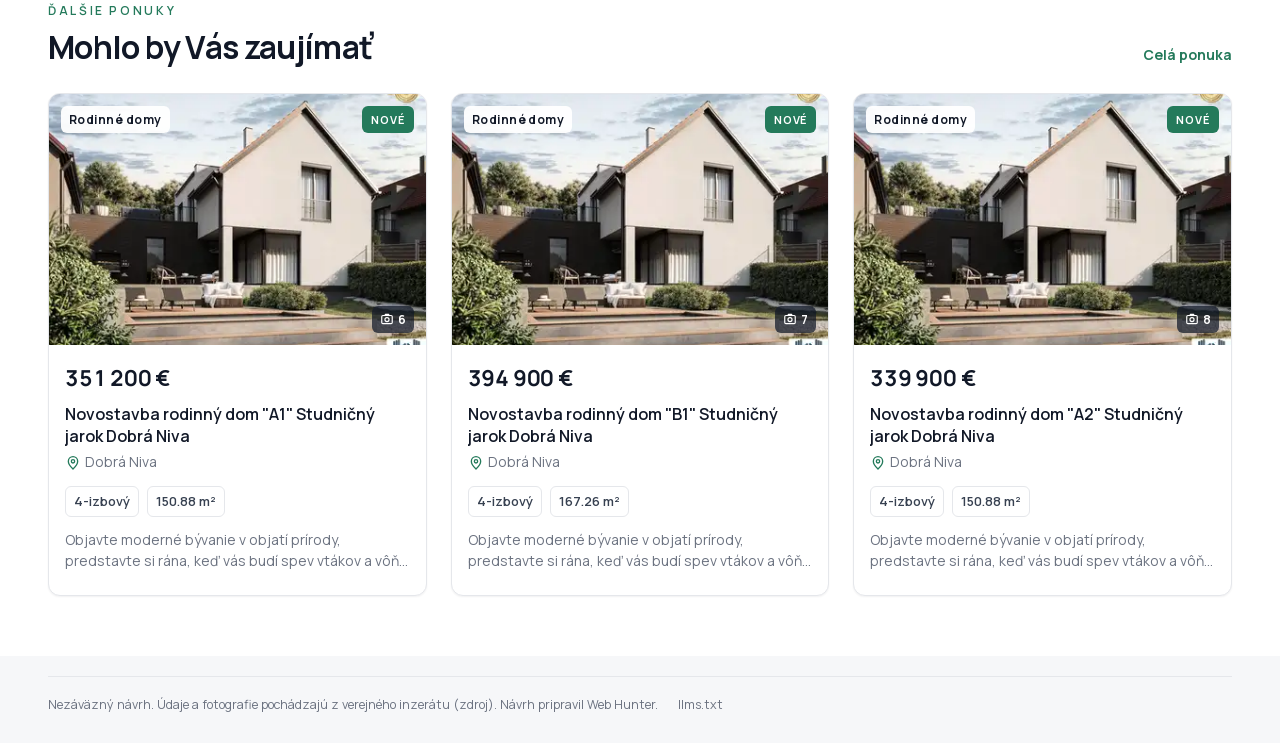
<file: denisa-sedliakova/novostavba-rodinny-dom-a5-studnicny-jarok-dobra-ni-975383/index.html>
<!doctype html>
<html lang="sk"><head>
<meta charset="utf-8">
<meta name="viewport" content="width=device-width,initial-scale=1">
<title>Novostavba rodinný dom &quot;A5&quot; Studničný jarok Dobrá Niva | Denisa Sedliaková</title>
<meta name="description" content="Objavte moderné bývanie v objatí prírody, predstavte si rána, keď vás budí spev vtákov a vôňa čerstvého vzduchu - objavte Studničný jarok.
Deti sa hrajú v bez">
<meta property="og:title" content="Novostavba rodinný dom &quot;A5&quot; Studničný jarok Dobrá Niva">
<meta property="og:description" content="Objavte moderné bývanie v objatí prírody, predstavte si rána, keď vás budí spev vtákov a vôňa čerstvého vzduchu - objavte Studničný jarok.
Deti sa hrajú v bez">
<meta property="og:type" content="website">
<meta property="og:locale" content="sk_SK">
<meta property="og:image" content="../assets/n/975383/00.webp">
<meta property="og:image:alt" content="Novostavba rodinný dom &quot;A5&quot; Studničný jarok Dobrá Niva">
<meta name="twitter:card" content="summary_large_image">
<meta name="twitter:title" content="Novostavba rodinný dom &quot;A5&quot; Studničný jarok Dobrá Niva">
<meta name="twitter:description" content="Objavte moderné bývanie v objatí prírody, predstavte si rána, keď vás budí spev vtákov a vôňa čerstvého vzduchu - objavte Studničný jarok.
Deti sa hrajú v bez">
<meta name="robots" content="noindex">
<script type="application/ld+json">{"@context":"https://schema.org","@graph":[{"@type":"House","@id":"#nemovitost","name":"Novostavba rodinný dom \"A5\" Studničný jarok Dobrá Niva","address":{"@type":"PostalAddress","addressCountry":"SK","addressLocality":"Dobrá Niva"},"description":"Objavte moderné bývanie v objatí prírody, predstavte si rána, keď vás budí spev vtákov a vôňa čerstvého vzduchu - objavte Studničný jarok.\nDeti sa hrajú v bez","photo":["../assets/n/975383/00.webp","../assets/n/975383/01.webp","../assets/n/975383/02.webp","../assets/n/975383/03.webp","../assets/n/975383/04.webp","../assets/n/975383/05.webp","../assets/n/975383/06.webp"],"floorSize":{"@type":"QuantitativeValue","value":150.88,"unitCode":"MTK"},"numberOfRooms":4,"additionalProperty":[{"@type":"PropertyValue","name":"Dispozice","value":"4-izbový"}],"offers":{"@type":"Offer","price":333900,"priceCurrency":"EUR","availability":"https://schema.org/InStock","businessFunction":"http://purl.org/goodrelations/v1#Sell","seller":{"@id":"#kancelar"}}},{"@type":"RealEstateAgent","@id":"#kancelar","name":"RENOVIN REALITY","url":"https://www.renovinreality.sk/","logo":"../assets/logo.svg","telephone":"+421901788552","email":"projekt@renovin.sk","address":"Pribinova 55, 960 01 Zvolen"},{"@type":"Person","@id":"#makler","name":"Denisa Sedliaková","jobTitle":"realitný maklér","telephone":"+421901788552","email":"sedliakova@studnicnyjarok.sk","image":"../assets/portret.jpg","worksFor":{"@id":"#kancelar"}},{"@type":"RealEstateListing","name":"Novostavba rodinný dom \"A5\" Studničný jarok Dobrá Niva","mainEntity":{"@id":"#nemovitost"},"inLanguage":"sk-SK","description":"Objavte moderné bývanie v objatí prírody, predstavte si rána, keď vás budí spev vtákov a vôňa čerstvého vzduchu - objavte Studničný jarok.\nDeti sa hrajú v bez","primaryImageOfPage":"../assets/n/975383/00.webp","datePosted":"2026-10-19"}]}</script>
<link rel="preload" href="../assets/fonts/Manrope-latin-ext.woff2" as="font" type="font/woff2" crossorigin>
<link rel="stylesheet" href="../assets/style.css">
<link rel="stylesheet" href="../assets/makler.css">
<style>:root{--accent:#247a5b;--accent-deep:#0f3326}</style>
</head><body class="mk mk-detail">
<div class="mk-page">
<header class="mk-top mk-top--svetla"><div class="mk-in mk-top__in">
  <a class="mk-logo" href="../" aria-label="RENOVIN REALITY"><img src="../assets/logo.svg" alt="RENOVIN REALITY"></a>
  <nav class="mk-nav" aria-label="Hlavná">
    <a href="../nabidka/">Ponuka</a><a href="../o-mne/">O mne</a><a href="../sluzby/">Služby</a><a href="../kontakt/">Kontakt</a>
  </nav>
  <a class="mk-top__cta" href="tel:+421901788552">Zavolať</a>
</div></header>

<main class="mk-in dt">
<nav class="dt-drobky" aria-label="Kde ste"><a href="../">Denisa Sedliaková</a><span>›</span><a href="../nabidka/">Ponuka</a><span>›</span><em>Novostavba rodinný dom &quot;A5&quot; Studničný jarok Dobrá Niva</em></nav>
<div class="dt-hlava">
  <div><span class="dt-stitek">Predaj · Rodinné domy</span><h1>Novostavba rodinný dom &quot;A5&quot; Studničný jarok Dobrá Niva</h1><p class="dt-misto">Dobrá Niva</p></div>
  <div class="dt-cena"><b>333 900 €</b><span>2 213 € za m²</span></div>
</div>
<div class="mk-cta mk-cta--detail"><a class="mk-cta__b mk-cta__b--tel" href="tel:+421901788552"><svg viewBox="0 0 24 24" aria-hidden="true"><path d="M5 4h4l2 5-2.5 1.5a11 11 0 0 0 5 5L15 13l5 2v4a2 2 0 0 1-2 2A16 16 0 0 1 3 6a2 2 0 0 1 2-2"/></svg><span>Zavolať<small>+421 901 788 552</small></span></a><a class="mk-cta__b mk-cta__b--mail" href="mailto:sedliakova@studnicnyjarok.sk"><svg viewBox="0 0 24 24" aria-hidden="true"><rect x="3" y="5" width="18" height="14" rx="2"/><path d="m3 7 9 6 9-6"/></svg><span>Napísať<small>sedliakova@studnicnyjarok.sk</small></span></a></div>
<div class="dt-gal dt-gal--5">
  <button type="button" class="dt-gal__hl" data-i="0" aria-label="Zväčšiť fotografiu 1"><img src="../assets/n/975383/00.webp" srcset="../assets/n/975383/00_m.webp 400w, ../assets/n/975383/00.webp 900w" sizes="(max-width: 860px) 100vw, 760px" width="900" height="675" alt="Novostavba rodinný dom &quot;A5&quot; Studničný jarok Dobrá Niva, fotografia 1" fetchpriority="high" decoding="async"></button>
  <div class="dt-gal__mriez"><button type="button" class="dt-gal__m" data-i="1" aria-label="Fotografia 2"><img src="../assets/n/975383/01.webp" srcset="../assets/n/975383/01_m.webp 400w, ../assets/n/975383/01.webp 900w" sizes="(max-width: 860px) 50vw, 300px" width="900" height="675" alt="" loading="lazy" decoding="async"></button><button type="button" class="dt-gal__m" data-i="2" aria-label="Fotografia 3"><img src="../assets/n/975383/02.webp" srcset="../assets/n/975383/02_m.webp 400w, ../assets/n/975383/02.webp 900w" sizes="(max-width: 860px) 50vw, 300px" width="900" height="675" alt="" loading="lazy" decoding="async"></button><button type="button" class="dt-gal__m" data-i="3" aria-label="Fotografia 4"><img src="../assets/n/975383/03.webp" srcset="../assets/n/975383/03_m.webp 400w, ../assets/n/975383/03.webp 900w" sizes="(max-width: 860px) 50vw, 300px" width="900" height="675" alt="" loading="lazy" decoding="async"></button><button type="button" class="dt-gal__m" data-i="4" aria-label="Fotografia 5"><img src="../assets/n/975383/04.webp" srcset="../assets/n/975383/04_m.webp 400w, ../assets/n/975383/04.webp 900w" sizes="(max-width: 860px) 50vw, 300px" width="900" height="599" alt="" loading="lazy" decoding="async"></button></div>
  <button type="button" class="dt-gal__vsetky" data-i="0">Všetky fotky (7)</button>
  <ul class="dt-gal__zoznam" hidden><li data-src="../assets/n/975383/00.webp" data-w="900" data-h="675"></li><li data-src="../assets/n/975383/01.webp" data-w="900" data-h="675"></li><li data-src="../assets/n/975383/02.webp" data-w="900" data-h="675"></li><li data-src="../assets/n/975383/03.webp" data-w="900" data-h="675"></li><li data-src="../assets/n/975383/04.webp" data-w="900" data-h="599"></li><li data-src="../assets/n/975383/05.webp" data-w="738" data-h="406"></li><li data-src="../assets/n/975383/06.webp" data-w="900" data-h="675"></li></ul>
</div>
<div class="dt-lb" hidden role="dialog" aria-modal="true" aria-label="Fotografie: Novostavba rodinný dom &quot;A5&quot; Studničný jarok Dobrá Niva">
  <img class="dt-lb__img" alt="Novostavba rodinný dom &quot;A5&quot; Studničný jarok Dobrá Niva">
  <button type="button" class="dt-lb__x" aria-label="Zavrieť">×</button>
  <button type="button" class="dt-lb__nav dt-lb__prev" aria-label="Predchádzajúca fotografia">‹</button>
  <button type="button" class="dt-lb__nav dt-lb__next" aria-label="Ďalšia fotografia">›</button>
  <span class="dt-lb__pocet"></span>
</div>
<div class="dt-grid">
  <div class="dt-obsah">
    <ul class="dt-fakta"><li><svg viewBox="0 0 24 24" aria-hidden="true"><path d="M3 21V8l9-5 9 5v13"/><path d="M9 21v-6h6v6"/></svg><span>Dispozícia</span><b>4-izbový</b></li><li><svg viewBox="0 0 24 24" aria-hidden="true"><rect x="3" y="3" width="18" height="18" rx="1"/><path d="M3 9h18M9 3v18"/></svg><span>Plocha</span><b>150.88 m²</b></li></ul>
    
    <section class="dt-sekce" id="popis"><h2>O nehnuteľnosti</h2><div class="dt-prose"><p>Objavte moderné bývanie v objatí prírody, predstavte si rána, keď vás budí spev vtákov a vôňa čerstvého vzduchu - objavte Studničný jarok.</p><p>Deti sa hrajú v bezpečnej ulici, vy si vychutnávate kávu na terase s výhľadom na lesopark. A pritom ste len pár minút od mesta.</p><p>V Dobrej Nive – Studničnom jarku vyrastá deväť nových rodinných domov, ktoré spájajú moderný komfort s kúzlom prírody.</p><p>Prečo si zamilujete svoje nové bývanie</p><p>•	Až 150 m² úžitkovej plochy – dostatok priestoru pre celú rodinu.</p><p>•	Ekologické riešenia – solárne kolektory, tepelné čerpadlá a izolačné trojsklá pre nízke mesačné náklady.</p><p>•	Tichá lokalita – bezpečná slepá ulica bez ďalšej výstavby.</p><p>•	Blízkosť prírody aj mesta – dokonalá rovnováha medzi súkromím a dostupnosťou služieb.</p><p>•	Prevedenie štandard podľa vašich predstáv</p><p>Premyslené dispozičné riešenie</p><p>Prízemie – spoločenské srdce domu</p><p>Veľká obývacia izba spojená s kuchyňou a jedálňou vytvára priestor, kde sa rodina prirodzene stretáva. Z obývačky sa plynulo dostanete na terasu a do záhrady. Nechýba technická miestnosť, špajza a garáž prepojená priamo s domom.</p><p>Poschodie – súkromná zóna</p><p>Rodičovská spálňa so šatníkom je snom každej domácej pani. Ďalšie dve samostatné izby poslúžia ako detské izby či pracovňa. Veľká kúpeľňa so sprchovacím kútom, dvoma umývadlami a terasa zabezpečia pohodlie celej rodiny.</p><p>ŠTANDARD DOMU A TECHNICKÉ VYBAVENIE</p><p>Domy sa predávajú v vyhotovení ŠTANDARD, čo zahŕňa:</p><p>Konštrukcia: Presná brúsená tehla (vynikajúce tepelnoizolačné vlastnosti).</p><p>Okná: Plastové okná s izolačným trojsklom.</p><p>Vykurovanie: Podlahové vykurovanie v celom dome poháňané úsporným tepelným čerpadlom vzduch/voda.</p><p>Komín: S možnosťou pripojenia doplnkového vykurovania (krb / kachle).</p><p>Podlahy a dvere: Minerálne kompozitné podlahy, interiérové dvere s obložkovými zárubňami.</p><p>Kúpeľne a WC: Kompletná sanita (2x sprchový kút, 2x WC, 2x umývadlo vrátane batérií), obklady a dlažby.</p><p>Siete &amp; KONEKTIVITA:</p><p>Optický internet privedený priamo k domu.</p><p>Predpríprava na smart riešenia: Predpríprava na vonkajšie žalúzie, fotovoltiku a klimatizáciu (zahrnutá v cene).</p><p>LOKALITA A OBČIANSKA VYBAVENOSŤ</p><p>Dobrá Niva ponúka kompletné zázemie pre rodinný život v dosahu pešej chôdze:</p><p>Vybavenosť obce: Základná škola, materská škola, detské ihrisko, obchody, služby, zdravotné stredisko aj lekáreň.</p><p>Príroda &amp; Relax: Súkromná slepá ulica, v blízkosti turistické a cyklistické trasy, lesopark a unikátny Panónsky dubový háj Gavurky.</p><p>Dostupnosť:</p><p>Zvolen: ~15 minút autom</p><p>Banská Bystrica: ~29 minút autom</p><p>Banská Štiavnica / Žiar nad Hronom / Detva: ~30 minút autom</p><p>Viac informácií: https://www.studnicnyjarok.sk/</p><p>Dohodnite si stretnutie s našou maklérkou Denisou Sedliakovou</p></div></section>
    <section class="dt-sekce" id="parametry"><h2>Parametre</h2><table class="dt-tab"><tbody><tr><th scope=row>Celková rozloha</th><td>150.88 m²</td></tr><tr><th scope=row>Dátum zverejnenia</th><td>23. 2. 2026</td></tr><tr><th scope=row>El. napätie</th><td>230V</td></tr><tr><th scope=row>Garáž</th><td>áno - 1 auto</td></tr><tr><th scope=row>Internet</th><td>optika</td></tr><tr><th scope=row>Inžinierske siete</th><td>áno</td></tr><tr><th scope=row>Kanalizácia</th><td>žumpa</td></tr><tr><th scope=row>Káblová televízia</th><td>áno</td></tr><tr><th scope=row>Kúpeľňa</th><td>sprchovací kút</td></tr><tr><th scope=row>Novostavba</th><td>áno</td></tr><tr><th scope=row>Odvoz odpadu</th><td>áno</td></tr><tr><th scope=row>Parkovanie</th><td>vonkajšie</td></tr><tr><th scope=row>Pivnica</th><td>áno</td></tr><tr><th scope=row>Plyn</th><td>áno</td></tr><tr><th scope=row>Počet izieb</th><td>4</td></tr><tr><th scope=row>Prístupová cesta</th><td>asfaltová cesta</td></tr><tr><th scope=row>Rozloha pozemku</th><td>353 m²</td></tr><tr><th scope=row>Terasa</th><td>áno</td></tr><tr><th scope=row>Voda</th><td>verejný vodovod</td></tr><tr><th scope=row>Vykurovanie</th><td>vlastné - elektrické</td></tr><tr><th scope=row>Zariadenie</th><td>nezariadený</td></tr><tr><th scope=row>Zastavaná plocha</th><td>116.06 m²</td></tr><tr><th scope=row>Zateplený objekt</th><td>áno</td></tr><tr><th scope=row>Úžitková plocha</th><td>150.88 m²</td></tr></tbody></table></section>
    <section class="dt-sekce" id="mapa"><h2>Kde to je</h2><div class="map map--flat"><div class="map__ask">
  <p class="map__place">Dobrá Niva</p>
  <p class="map__note">Inzerát neuvádza presnú polohu, mapa ukazuje obec.</p>
  <a class="btn btn--dark" href="https://www.openstreetmap.org/search?query=Dobr%C3%A1%20Niva" target="_blank" rel="noopener">Otvoriť v mapách</a>
</div></div></section>
  </div>
  <aside class="dt-bok"><div class="dt-makler">
  <div class="dt-makler__hlava"><img class="dt-makler__foto" src="../assets/portret.jpg" alt="" width="56" height="56" loading="lazy"><div><b>Denisa Sedliaková</b><span>Realitná maklérka · RENOVIN REALITY</span></div></div>
  <p class="dt-makler__pozn">Rád Vám nehnuteľnosť ukážem osobne. Termín obhliadky dohodneme telefonicky alebo cez WhatsApp.</p>
  <div class="dt-makler__tl"><a class="dt-btn dt-btn--akcent" href="tel:+421901788552">+421 901 788 552</a><a class="dt-btn" href="mailto:sedliakova@studnicnyjarok.sk?subject=Otázka k nehnuteľnosti: Novostavba rodinný dom &quot;A5&quot; Studničný jarok Dobrá Niva">Mám záujem o obhliadku</a></div>
  <img class="dt-makler__logo" src="../assets/logo.svg" alt="RENOVIN REALITY" loading="lazy">
</div></aside>
</div>
<section class="dt-dalsi rv"><div class="mk-sec-h"><div><span class="eyebrow">Ďalšie ponuky</span>
  <h2>Mohlo by Vás zaujímať</h2></div><a class="dt-vse" href="../nabidka/">Celá ponuka</a></div>
  <div class="mk-mriz"><a class="mk-karta" href="../novostavba-rodinny-dom-a1-studnicny-jarok-dobra-ni-926059/" data-typ="dum" data-tr="ostatni" data-cena="351200" data-obec="Dobrá Niva" data-datum="2026-10-19" data-text="novostavba rodinný dom &quot;a1&quot; studničný jarok dobrá niva dobrá niva">
  <span class="mk-karta__foto"><img src="../assets/n/926059/00.webp" srcset="../assets/n/926059/00_m.webp 400w, ../assets/n/926059/00.webp 900w" sizes="(max-width: 700px) 100vw, 400px" width="900" height="675" alt="Novostavba rodinný dom &quot;A1&quot; Studničný jarok Dobrá Niva" loading="lazy" decoding="async"><span class="mk-karta__stitek">Rodinné domy</span><span class="mk-karta__nove">Nové</span><span class="mk-karta__pocet"><svg viewBox="0 0 24 24" aria-hidden="true"><rect x="3" y="6" width="18" height="14" rx="2"/><circle cx="12" cy="13" r="3.5"/><path d="M8 6l1.5-2h5L16 6"/></svg>6</span></span>
  <span class="mk-karta__telo"><span class="mk-karta__cena">351 200 €</span><b>Novostavba rodinný dom &quot;A1&quot; Studničný jarok Dobrá Niva</b>
    <span class="mk-karta__misto"><svg viewBox="0 0 24 24" aria-hidden="true"><path d="M12 21s-7-6.2-7-11.5a7 7 0 0 1 14 0C19 14.8 12 21 12 21z"/><circle cx="12" cy="9.5" r="2.5"/></svg>Dobrá Niva</span>
    <span class="mk-karta__chipy"><span>4-izbový</span><span>150.88 m²</span></span>
    <span class="mk-karta__popis">Objavte moderné bývanie v objatí prírody, predstavte si rána, keď vás budí spev vtákov a vôňa čerstvého vzduchu - objavte Studničný jarok. Deti sa…</span></span>
</a><a class="mk-karta" href="../novostavba-rodinny-dom-b1-studnicny-jarok-dobra-ni-926264/" data-typ="dum" data-tr="ostatni" data-cena="394900" data-obec="Dobrá Niva" data-datum="2026-10-19" data-text="novostavba rodinný dom &quot;b1&quot; studničný jarok dobrá niva dobrá niva">
  <span class="mk-karta__foto"><img src="../assets/n/926264/00.webp" srcset="../assets/n/926264/00_m.webp 400w, ../assets/n/926264/00.webp 900w" sizes="(max-width: 700px) 100vw, 400px" width="900" height="675" alt="Novostavba rodinný dom &quot;B1&quot; Studničný jarok Dobrá Niva" loading="lazy" decoding="async"><span class="mk-karta__stitek">Rodinné domy</span><span class="mk-karta__nove">Nové</span><span class="mk-karta__pocet"><svg viewBox="0 0 24 24" aria-hidden="true"><rect x="3" y="6" width="18" height="14" rx="2"/><circle cx="12" cy="13" r="3.5"/><path d="M8 6l1.5-2h5L16 6"/></svg>7</span></span>
  <span class="mk-karta__telo"><span class="mk-karta__cena">394 900 €</span><b>Novostavba rodinný dom &quot;B1&quot; Studničný jarok Dobrá Niva</b>
    <span class="mk-karta__misto"><svg viewBox="0 0 24 24" aria-hidden="true"><path d="M12 21s-7-6.2-7-11.5a7 7 0 0 1 14 0C19 14.8 12 21 12 21z"/><circle cx="12" cy="9.5" r="2.5"/></svg>Dobrá Niva</span>
    <span class="mk-karta__chipy"><span>4-izbový</span><span>167.26 m²</span></span>
    <span class="mk-karta__popis">Objavte moderné bývanie v objatí prírody, predstavte si rána, keď vás budí spev vtákov a vôňa čerstvého vzduchu - objavte Studničný jarok. Deti sa…</span></span>
</a><a class="mk-karta" href="../novostavba-rodinny-dom-a2-studnicny-jarok-dobra-ni-975377/" data-typ="dum" data-tr="ostatni" data-cena="339900" data-obec="Dobrá Niva" data-datum="2026-10-19" data-text="novostavba rodinný dom &quot;a2&quot; studničný jarok dobrá niva dobrá niva">
  <span class="mk-karta__foto"><img src="../assets/n/975377/00.webp" srcset="../assets/n/975377/00_m.webp 400w, ../assets/n/975377/00.webp 900w" sizes="(max-width: 700px) 100vw, 400px" width="900" height="675" alt="Novostavba rodinný dom &quot;A2&quot; Studničný jarok Dobrá Niva" loading="lazy" decoding="async"><span class="mk-karta__stitek">Rodinné domy</span><span class="mk-karta__nove">Nové</span><span class="mk-karta__pocet"><svg viewBox="0 0 24 24" aria-hidden="true"><rect x="3" y="6" width="18" height="14" rx="2"/><circle cx="12" cy="13" r="3.5"/><path d="M8 6l1.5-2h5L16 6"/></svg>8</span></span>
  <span class="mk-karta__telo"><span class="mk-karta__cena">339 900 €</span><b>Novostavba rodinný dom &quot;A2&quot; Studničný jarok Dobrá Niva</b>
    <span class="mk-karta__misto"><svg viewBox="0 0 24 24" aria-hidden="true"><path d="M12 21s-7-6.2-7-11.5a7 7 0 0 1 14 0C19 14.8 12 21 12 21z"/><circle cx="12" cy="9.5" r="2.5"/></svg>Dobrá Niva</span>
    <span class="mk-karta__chipy"><span>4-izbový</span><span>150.88 m²</span></span>
    <span class="mk-karta__popis">Objavte moderné bývanie v objatí prírody, predstavte si rána, keď vás budí spev vtákov a vôňa čerstvého vzduchu - objavte Studničný jarok. Deti sa…</span></span>
</a></div></section>
</main>
<footer class="mk-pata mk-pata--detail"><div class="mk-in"><div class="mk-pata__dole"><span>Nezáväzný návrh. Údaje a fotografie pochádzajú z verejného inzerátu (<a href="https://www.zoznamrealit.sk/novostavba-rodinny-dom-a5-studnicny-jarok-dobra-niva-975383" target="_blank" rel="noopener">zdroj</a>). Návrh pripravil Web Hunter.</span><a href="../llms.txt">llms.txt</a></div></div></footer>
</div>
<nav class="mk-lista" aria-label="Rýchly kontakt"><a href="tel:+421901788552"><svg viewBox="0 0 24 24" aria-hidden="true"><path d="M5 4h4l2 5-2.5 1.5a11 11 0 0 0 5 5L15 13l5 2v4a2 2 0 0 1-2 2A16 16 0 0 1 3 6a2 2 0 0 1 2-2"/></svg>Zavolať</a><a href="mailto:sedliakova@studnicnyjarok.sk"><svg viewBox="0 0 24 24" aria-hidden="true"><rect x="3" y="5" width="18" height="14" rx="2"/><path d="m3 7 9 6 9-6"/></svg>Napísať</a></nav>
<script>
// Video a 3D prohlídka: přehrávač se vloží až na klik, ne při načtení stránky.
document.querySelectorAll('.media-plocha').forEach(function(b){
  b.addEventListener('click', function(){
    var f=document.createElement('iframe');
    f.src=b.dataset.embed;
    f.title=b.getAttribute('aria-label')||'Prohlídka';
    f.allow='accelerometer; autoplay; encrypted-media; gyroscope; fullscreen; xr-spatial-tracking';
    f.setAttribute('allowfullscreen','');
    f.loading='lazy';
    b.replaceWith(f);
    f.focus({preventScroll:true});
  });
});

// Lepicí lišta se ukáže, až hero odjede z obrazovky.
const hero=document.querySelector('.hero'),bar=document.querySelector('.bar');
if(hero&&bar)new IntersectionObserver(([e])=>bar.classList.toggle('on',!e.isIntersecting),
  {threshold:0.08}).observe(hero);

// Sekce se odhalují při scrollu, jednou.
const rv=new IntersectionObserver((es)=>es.forEach(e=>{if(e.isIntersecting){
  e.target.classList.add('in');rv.unobserve(e.target)}}),{threshold:0.12});
document.querySelectorAll('.rv').forEach(el=>rv.observe(el));

// Slideshow: šipky, klávesnice, tah prstem, klik na náhled.
const show=document.getElementById('show');
if(show){
  const slides=[...show.querySelectorAll('.slide')];
  const thumbs=[...document.querySelectorAll('.thumb')];
  const now=document.getElementById('slide-now');
  let i=0;
  const go=n=>{
    i=(n+slides.length)%slides.length;
    slides.forEach((s,k)=>s.classList.toggle('is-on',k===i));
    thumbs.forEach((t,k)=>{t.classList.toggle('is-on',k===i);
      if(k===i)t.scrollIntoView({block:'nearest',inline:'center',behavior:'smooth'})});
    if(now)now.textContent=i+1;
    // Sousední fotku předběžně načteme, ať další snímek neproblikne.
    const nx=slides[(i+1)%slides.length].querySelector('img');
    if(nx&&nx.loading==='lazy'){nx.loading='eager';}
  };
  show.querySelector('.show__prev').onclick=()=>go(i-1);
  show.querySelector('.show__next').onclick=()=>go(i+1);
  thumbs.forEach(t=>t.onclick=()=>go(+t.dataset.t));
  document.addEventListener('keydown',e=>{
    if(e.key==='ArrowLeft')go(i-1); if(e.key==='ArrowRight')go(i+1)});
  let x0=null;
  show.addEventListener('touchstart',e=>{x0=e.touches[0].clientX},{passive:true});
  show.addEventListener('touchend',e=>{
    if(x0===null)return; const dx=e.changedTouches[0].clientX-x0;
    if(Math.abs(dx)>45)go(dx<0?i+1:i-1); x0=null},{passive:true});
}

// Mapa se načte sama, ale až když na ni dojde scroll. Kdo se k ní nedostane,
// nestáhne ani dlaždici.
const map=document.querySelector('[data-map]');
if(map){
  const load=()=>{
    map.classList.add('is-on');
    map.querySelectorAll('.map__tiles img[data-src]').forEach(img=>{
      img.onload=()=>img.classList.add('is-on');
      img.src=img.dataset.src; img.removeAttribute('data-src');
    });
  };
  new IntersectionObserver((es,o)=>{if(es[0].isIntersecting){load();o.disconnect();}},
    {rootMargin:'400px'}).observe(map);
}

document.querySelectorAll('.dt-video').forEach(function(b){b.addEventListener('click',function(){
  var f=document.createElement('iframe');
  f.src=b.dataset.embed||('https://www.youtube-nocookie.com/embed/'+b.dataset.yt+'?autoplay=1&rel=0');
  f.title=b.getAttribute('aria-label');f.loading='lazy';
  f.allow='autoplay; encrypted-media; picture-in-picture; fullscreen; xr-spatial-tracking; gyroscope; accelerometer';
  f.allowFullscreen=true;f.className='dt-video__frame';b.replaceWith(f)})});

(function(){var lb=document.querySelector('.dt-lb');if(!lb)return;
var src=[].slice.call(document.querySelectorAll('.dt-gal__zoznam li')).map(function(l){return l.dataset.src}),i=0,
  img=lb.querySelector('.dt-lb__img'),poc=lb.querySelector('.dt-lb__pocet'),spat=null;
function ukaz(n){i=(n+src.length)%src.length;img.src=src[i];poc.textContent=(i+1)+' / '+src.length}
function otvor(n){spat=document.activeElement;ukaz(n);lb.hidden=false;document.body.style.overflow='hidden';lb.querySelector('.dt-lb__x').focus()}
function zavri(){lb.hidden=true;document.body.style.overflow='';if(spat)spat.focus()}
document.querySelectorAll('.dt-gal [data-i]').forEach(function(b){b.addEventListener('click',function(){otvor(+b.dataset.i)})});
lb.querySelector('.dt-lb__x').addEventListener('click',zavri);
lb.querySelector('.dt-lb__prev').addEventListener('click',function(){ukaz(i-1)});
lb.querySelector('.dt-lb__next').addEventListener('click',function(){ukaz(i+1)});
lb.addEventListener('click',function(e){if(e.target===lb)zavri()});
addEventListener('keydown',function(e){if(lb.hidden)return;if(e.key==='Escape')zavri();if(e.key==='ArrowLeft')ukaz(i-1);if(e.key==='ArrowRight')ukaz(i+1)});
var x0=null;lb.addEventListener('touchstart',function(e){x0=e.touches[0].clientX},{passive:true});
lb.addEventListener('touchend',function(e){if(x0===null)return;var d=e.changedTouches[0].clientX-x0;if(Math.abs(d)>40)ukaz(i+(d<0?1:-1));x0=null})})();
</script>
</body></html>
</file>
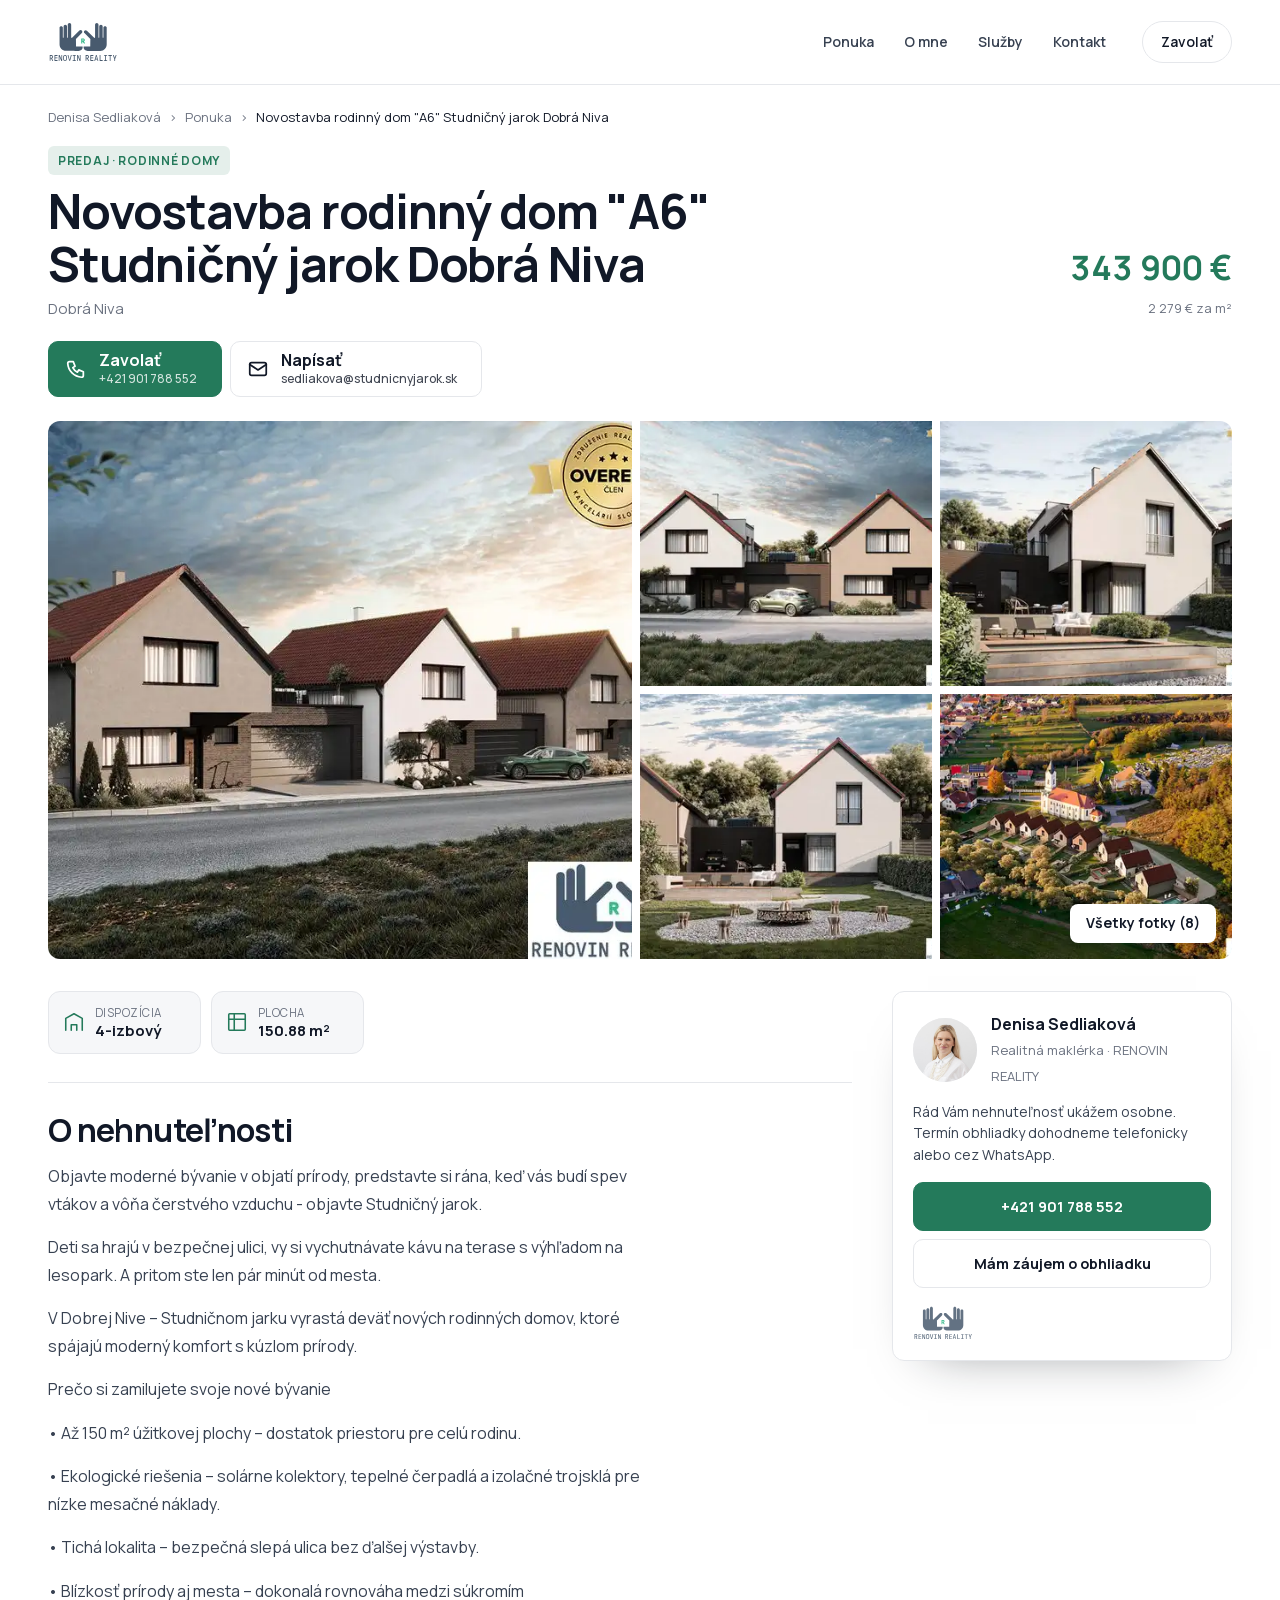
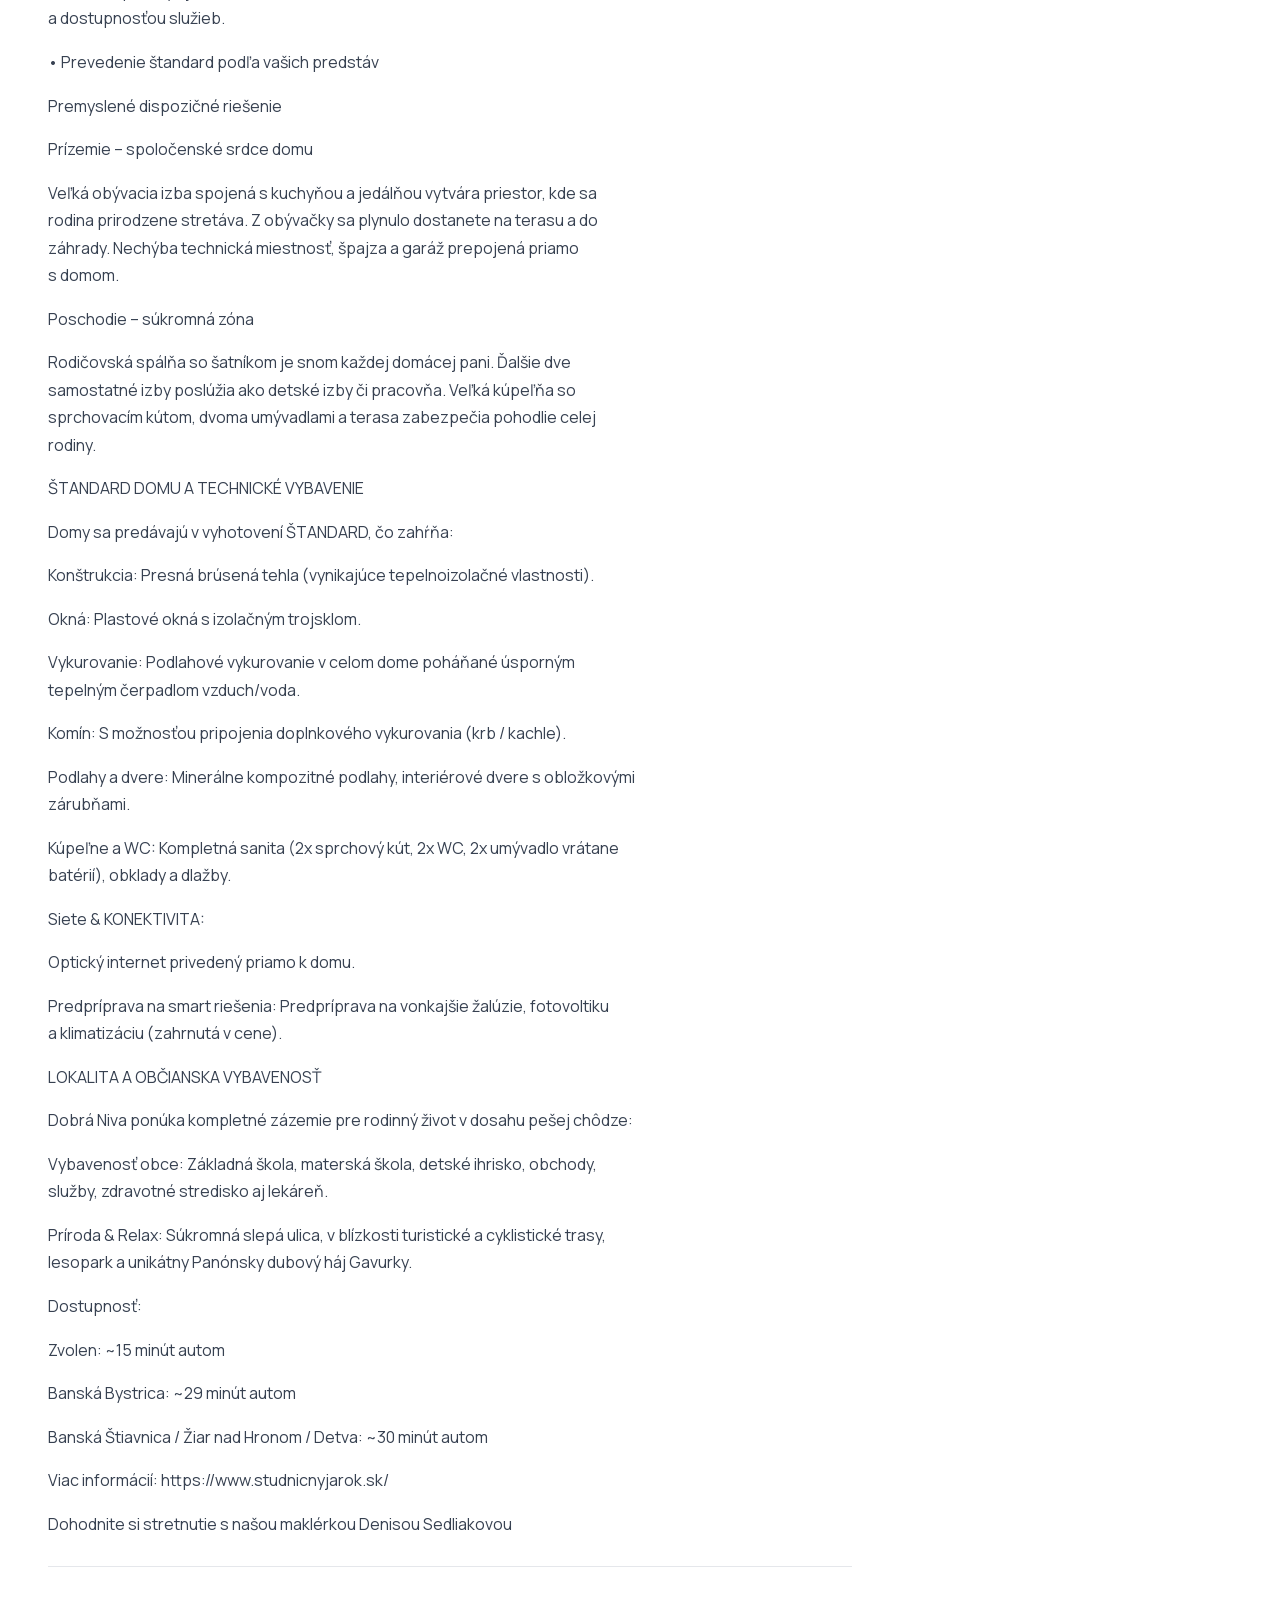
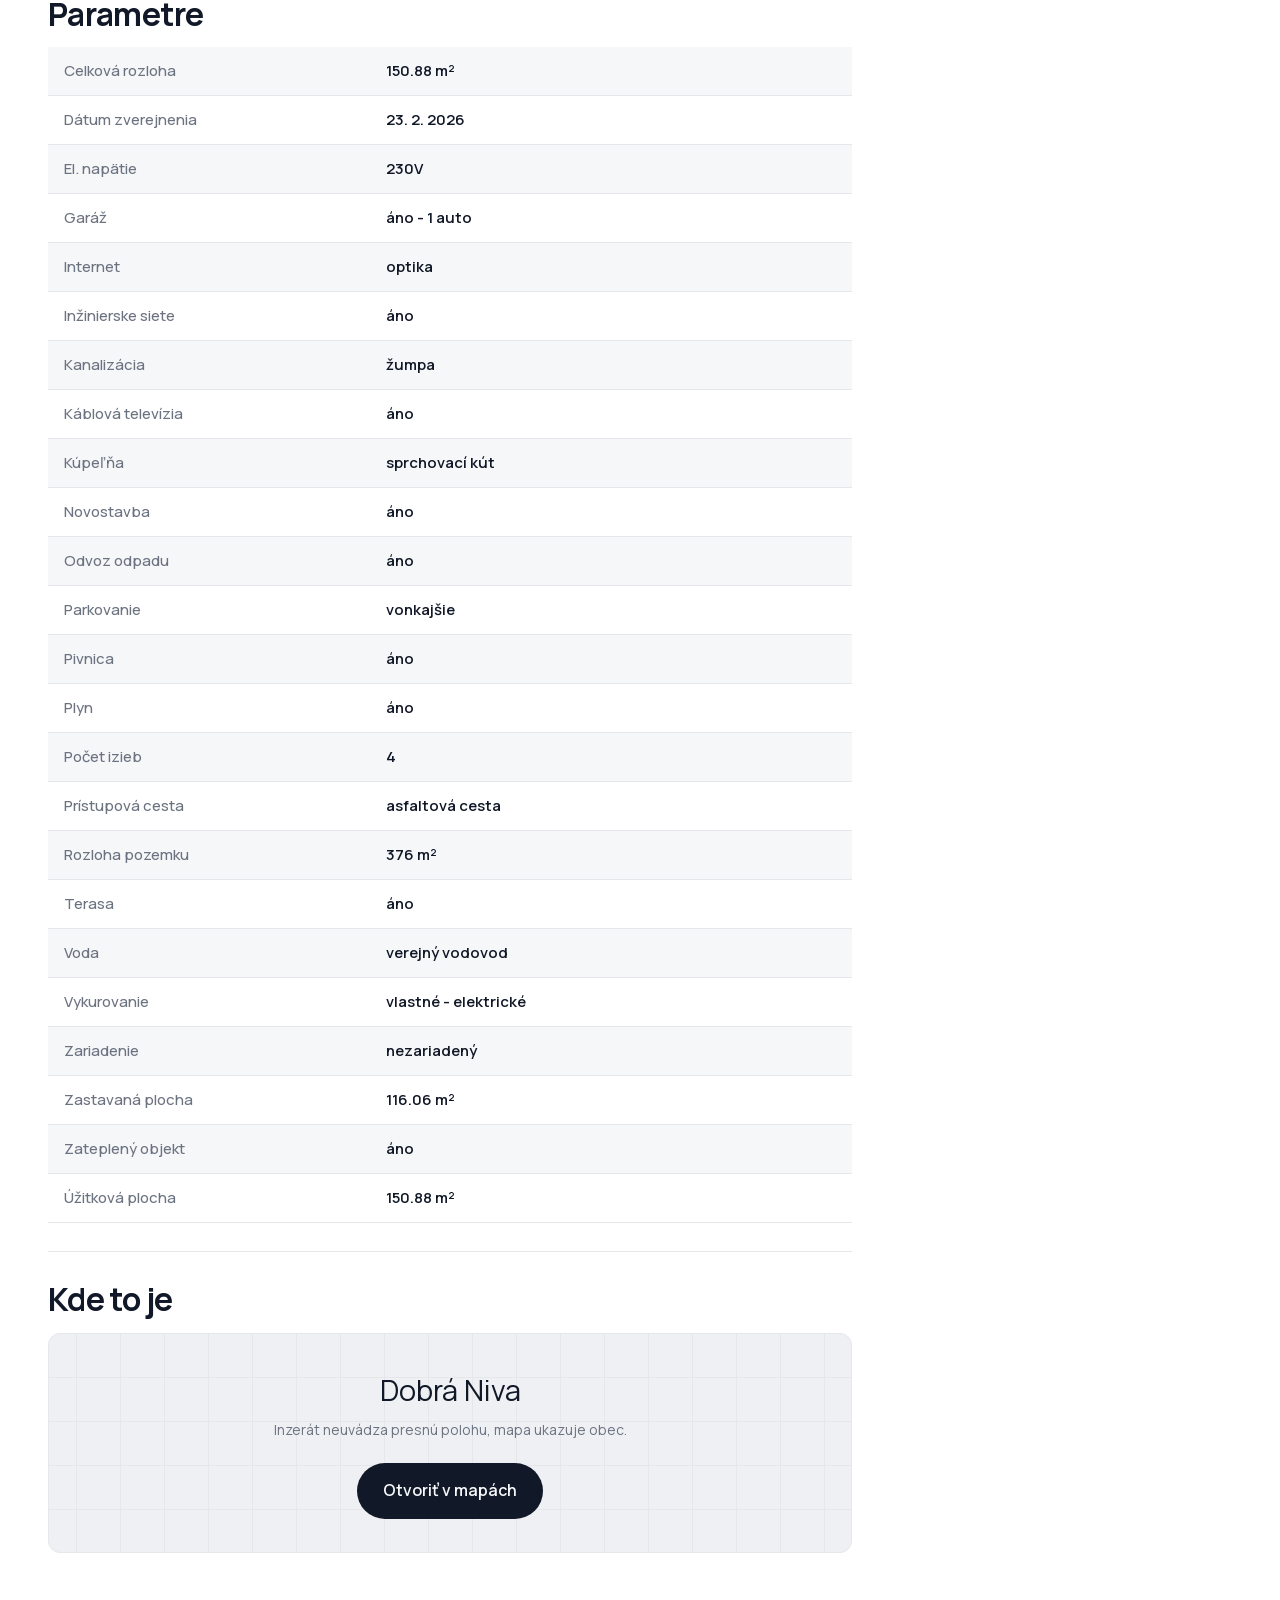
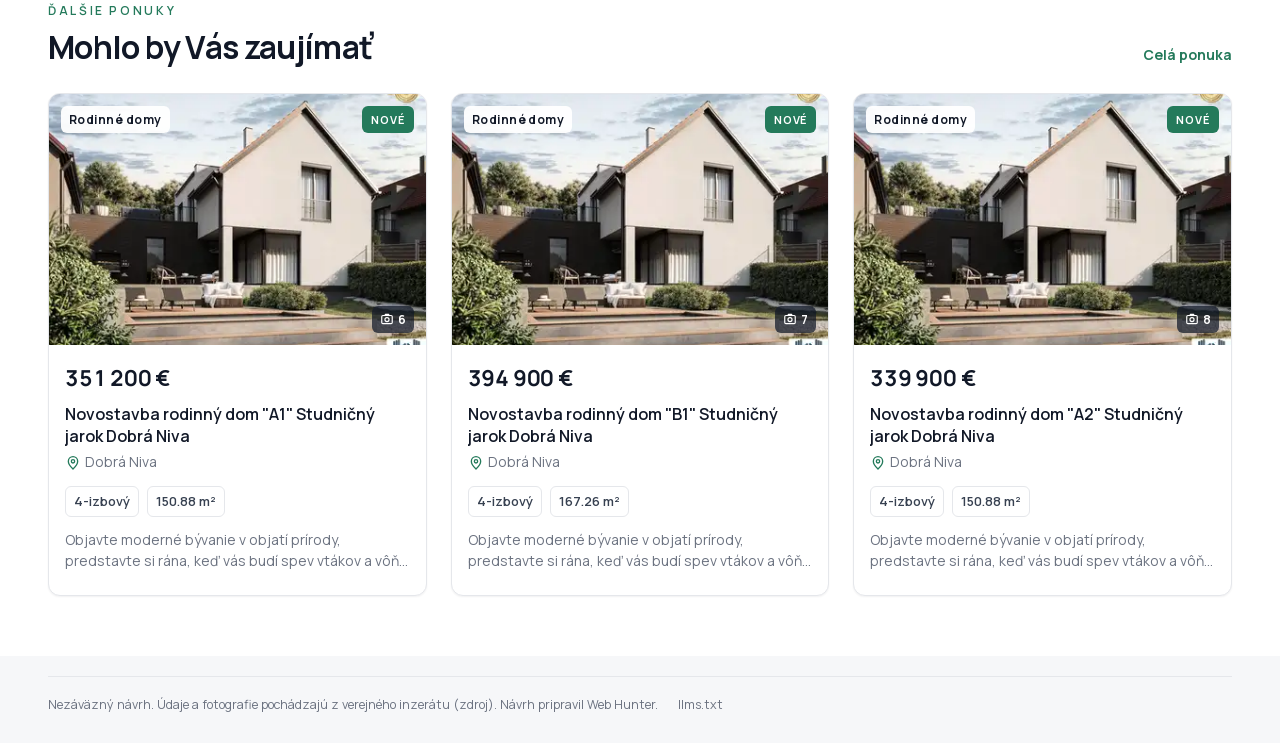
<file: denisa-sedliakova/novostavba-rodinny-dom-a6-studnicny-jarok-dobra-ni-975384/index.html>
<!doctype html>
<html lang="sk"><head>
<meta charset="utf-8">
<meta name="viewport" content="width=device-width,initial-scale=1">
<title>Novostavba rodinný dom &quot;A6&quot; Studničný jarok Dobrá Niva | Denisa Sedliaková</title>
<meta name="description" content="Objavte moderné bývanie v objatí prírody, predstavte si rána, keď vás budí spev vtákov a vôňa čerstvého vzduchu - objavte Studničný jarok.
Deti sa hrajú v bez">
<meta property="og:title" content="Novostavba rodinný dom &quot;A6&quot; Studničný jarok Dobrá Niva">
<meta property="og:description" content="Objavte moderné bývanie v objatí prírody, predstavte si rána, keď vás budí spev vtákov a vôňa čerstvého vzduchu - objavte Studničný jarok.
Deti sa hrajú v bez">
<meta property="og:type" content="website">
<meta property="og:locale" content="sk_SK">
<meta property="og:image" content="../assets/n/975384/00.webp">
<meta property="og:image:alt" content="Novostavba rodinný dom &quot;A6&quot; Studničný jarok Dobrá Niva">
<meta name="twitter:card" content="summary_large_image">
<meta name="twitter:title" content="Novostavba rodinný dom &quot;A6&quot; Studničný jarok Dobrá Niva">
<meta name="twitter:description" content="Objavte moderné bývanie v objatí prírody, predstavte si rána, keď vás budí spev vtákov a vôňa čerstvého vzduchu - objavte Studničný jarok.
Deti sa hrajú v bez">
<meta name="robots" content="noindex">
<script type="application/ld+json">{"@context":"https://schema.org","@graph":[{"@type":"House","@id":"#nemovitost","name":"Novostavba rodinný dom \"A6\" Studničný jarok Dobrá Niva","address":{"@type":"PostalAddress","addressCountry":"SK","addressLocality":"Dobrá Niva"},"description":"Objavte moderné bývanie v objatí prírody, predstavte si rána, keď vás budí spev vtákov a vôňa čerstvého vzduchu - objavte Studničný jarok.\nDeti sa hrajú v bez","photo":["../assets/n/975384/00.webp","../assets/n/975384/01.webp","../assets/n/975384/02.webp","../assets/n/975384/03.webp","../assets/n/975384/04.webp","../assets/n/975384/05.webp","../assets/n/975384/06.webp","../assets/n/975384/07.webp"],"floorSize":{"@type":"QuantitativeValue","value":150.88,"unitCode":"MTK"},"numberOfRooms":4,"additionalProperty":[{"@type":"PropertyValue","name":"Dispozice","value":"4-izbový"}],"offers":{"@type":"Offer","price":343900,"priceCurrency":"EUR","availability":"https://schema.org/InStock","businessFunction":"http://purl.org/goodrelations/v1#Sell","seller":{"@id":"#kancelar"}}},{"@type":"RealEstateAgent","@id":"#kancelar","name":"RENOVIN REALITY","url":"https://www.renovinreality.sk/","logo":"../assets/logo.svg","telephone":"+421901788552","email":"projekt@renovin.sk","address":"Pribinova 55, 960 01 Zvolen"},{"@type":"Person","@id":"#makler","name":"Denisa Sedliaková","jobTitle":"realitný maklér","telephone":"+421901788552","email":"sedliakova@studnicnyjarok.sk","image":"../assets/portret.jpg","worksFor":{"@id":"#kancelar"}},{"@type":"RealEstateListing","name":"Novostavba rodinný dom \"A6\" Studničný jarok Dobrá Niva","mainEntity":{"@id":"#nemovitost"},"inLanguage":"sk-SK","description":"Objavte moderné bývanie v objatí prírody, predstavte si rána, keď vás budí spev vtákov a vôňa čerstvého vzduchu - objavte Studničný jarok.\nDeti sa hrajú v bez","primaryImageOfPage":"../assets/n/975384/00.webp","datePosted":"2026-10-19"}]}</script>
<link rel="preload" href="../assets/fonts/Manrope-latin-ext.woff2" as="font" type="font/woff2" crossorigin>
<link rel="stylesheet" href="../assets/style.css">
<link rel="stylesheet" href="../assets/makler.css">
<style>:root{--accent:#247a5b;--accent-deep:#0f3326}</style>
</head><body class="mk mk-detail">
<div class="mk-page">
<header class="mk-top mk-top--svetla"><div class="mk-in mk-top__in">
  <a class="mk-logo" href="../" aria-label="RENOVIN REALITY"><img src="../assets/logo.svg" alt="RENOVIN REALITY"></a>
  <nav class="mk-nav" aria-label="Hlavná">
    <a href="../nabidka/">Ponuka</a><a href="../o-mne/">O mne</a><a href="../sluzby/">Služby</a><a href="../kontakt/">Kontakt</a>
  </nav>
  <a class="mk-top__cta" href="tel:+421901788552">Zavolať</a>
</div></header>

<main class="mk-in dt">
<nav class="dt-drobky" aria-label="Kde ste"><a href="../">Denisa Sedliaková</a><span>›</span><a href="../nabidka/">Ponuka</a><span>›</span><em>Novostavba rodinný dom &quot;A6&quot; Studničný jarok Dobrá Niva</em></nav>
<div class="dt-hlava">
  <div><span class="dt-stitek">Predaj · Rodinné domy</span><h1>Novostavba rodinný dom &quot;A6&quot; Studničný jarok Dobrá Niva</h1><p class="dt-misto">Dobrá Niva</p></div>
  <div class="dt-cena"><b>343 900 €</b><span>2 279 € za m²</span></div>
</div>
<div class="mk-cta mk-cta--detail"><a class="mk-cta__b mk-cta__b--tel" href="tel:+421901788552"><svg viewBox="0 0 24 24" aria-hidden="true"><path d="M5 4h4l2 5-2.5 1.5a11 11 0 0 0 5 5L15 13l5 2v4a2 2 0 0 1-2 2A16 16 0 0 1 3 6a2 2 0 0 1 2-2"/></svg><span>Zavolať<small>+421 901 788 552</small></span></a><a class="mk-cta__b mk-cta__b--mail" href="mailto:sedliakova@studnicnyjarok.sk"><svg viewBox="0 0 24 24" aria-hidden="true"><rect x="3" y="5" width="18" height="14" rx="2"/><path d="m3 7 9 6 9-6"/></svg><span>Napísať<small>sedliakova@studnicnyjarok.sk</small></span></a></div>
<div class="dt-gal dt-gal--5">
  <button type="button" class="dt-gal__hl" data-i="0" aria-label="Zväčšiť fotografiu 1"><img src="../assets/n/975384/00.webp" srcset="../assets/n/975384/00_m.webp 400w, ../assets/n/975384/00.webp 840w" sizes="(max-width: 860px) 100vw, 760px" width="840" height="630" alt="Novostavba rodinný dom &quot;A6&quot; Studničný jarok Dobrá Niva, fotografia 1" fetchpriority="high" decoding="async"></button>
  <div class="dt-gal__mriez"><button type="button" class="dt-gal__m" data-i="1" aria-label="Fotografia 2"><img src="../assets/n/975384/01.webp" srcset="../assets/n/975384/01_m.webp 400w, ../assets/n/975384/01.webp 900w" sizes="(max-width: 860px) 50vw, 300px" width="900" height="675" alt="" loading="lazy" decoding="async"></button><button type="button" class="dt-gal__m" data-i="2" aria-label="Fotografia 3"><img src="../assets/n/975384/02.webp" srcset="../assets/n/975384/02_m.webp 400w, ../assets/n/975384/02.webp 900w" sizes="(max-width: 860px) 50vw, 300px" width="900" height="675" alt="" loading="lazy" decoding="async"></button><button type="button" class="dt-gal__m" data-i="3" aria-label="Fotografia 4"><img src="../assets/n/975384/03.webp" srcset="../assets/n/975384/03_m.webp 400w, ../assets/n/975384/03.webp 900w" sizes="(max-width: 860px) 50vw, 300px" width="900" height="675" alt="" loading="lazy" decoding="async"></button><button type="button" class="dt-gal__m" data-i="4" aria-label="Fotografia 5"><img src="../assets/n/975384/04.webp" srcset="../assets/n/975384/04_m.webp 400w, ../assets/n/975384/04.webp 900w" sizes="(max-width: 860px) 50vw, 300px" width="900" height="675" alt="" loading="lazy" decoding="async"></button></div>
  <button type="button" class="dt-gal__vsetky" data-i="0">Všetky fotky (8)</button>
  <ul class="dt-gal__zoznam" hidden><li data-src="../assets/n/975384/00.webp" data-w="840" data-h="630"></li><li data-src="../assets/n/975384/01.webp" data-w="900" data-h="675"></li><li data-src="../assets/n/975384/02.webp" data-w="900" data-h="675"></li><li data-src="../assets/n/975384/03.webp" data-w="900" data-h="675"></li><li data-src="../assets/n/975384/04.webp" data-w="900" data-h="675"></li><li data-src="../assets/n/975384/05.webp" data-w="900" data-h="599"></li><li data-src="../assets/n/975384/06.webp" data-w="738" data-h="406"></li><li data-src="../assets/n/975384/07.webp" data-w="900" data-h="675"></li></ul>
</div>
<div class="dt-lb" hidden role="dialog" aria-modal="true" aria-label="Fotografie: Novostavba rodinný dom &quot;A6&quot; Studničný jarok Dobrá Niva">
  <img class="dt-lb__img" alt="Novostavba rodinný dom &quot;A6&quot; Studničný jarok Dobrá Niva">
  <button type="button" class="dt-lb__x" aria-label="Zavrieť">×</button>
  <button type="button" class="dt-lb__nav dt-lb__prev" aria-label="Predchádzajúca fotografia">‹</button>
  <button type="button" class="dt-lb__nav dt-lb__next" aria-label="Ďalšia fotografia">›</button>
  <span class="dt-lb__pocet"></span>
</div>
<div class="dt-grid">
  <div class="dt-obsah">
    <ul class="dt-fakta"><li><svg viewBox="0 0 24 24" aria-hidden="true"><path d="M3 21V8l9-5 9 5v13"/><path d="M9 21v-6h6v6"/></svg><span>Dispozícia</span><b>4-izbový</b></li><li><svg viewBox="0 0 24 24" aria-hidden="true"><rect x="3" y="3" width="18" height="18" rx="1"/><path d="M3 9h18M9 3v18"/></svg><span>Plocha</span><b>150.88 m²</b></li></ul>
    
    <section class="dt-sekce" id="popis"><h2>O nehnuteľnosti</h2><div class="dt-prose"><p>Objavte moderné bývanie v objatí prírody, predstavte si rána, keď vás budí spev vtákov a vôňa čerstvého vzduchu - objavte Studničný jarok.</p><p>Deti sa hrajú v bezpečnej ulici, vy si vychutnávate kávu na terase s výhľadom na lesopark. A pritom ste len pár minút od mesta.</p><p>V Dobrej Nive – Studničnom jarku vyrastá deväť nových rodinných domov, ktoré spájajú moderný komfort s kúzlom prírody.</p><p>Prečo si zamilujete svoje nové bývanie</p><p>•	Až 150 m² úžitkovej plochy – dostatok priestoru pre celú rodinu.</p><p>•	Ekologické riešenia – solárne kolektory, tepelné čerpadlá a izolačné trojsklá pre nízke mesačné náklady.</p><p>•	Tichá lokalita – bezpečná slepá ulica bez ďalšej výstavby.</p><p>•	Blízkosť prírody aj mesta – dokonalá rovnováha medzi súkromím a dostupnosťou služieb.</p><p>•	Prevedenie štandard podľa vašich predstáv</p><p>Premyslené dispozičné riešenie</p><p>Prízemie – spoločenské srdce domu</p><p>Veľká obývacia izba spojená s kuchyňou a jedálňou vytvára priestor, kde sa rodina prirodzene stretáva. Z obývačky sa plynulo dostanete na terasu a do záhrady. Nechýba technická miestnosť, špajza a garáž prepojená priamo s domom.</p><p>Poschodie – súkromná zóna</p><p>Rodičovská spálňa so šatníkom je snom každej domácej pani. Ďalšie dve samostatné izby poslúžia ako detské izby či pracovňa. Veľká kúpeľňa so sprchovacím kútom, dvoma umývadlami a terasa zabezpečia pohodlie celej rodiny.</p><p>ŠTANDARD DOMU A TECHNICKÉ VYBAVENIE</p><p>Domy sa predávajú v vyhotovení ŠTANDARD, čo zahŕňa:</p><p>Konštrukcia: Presná brúsená tehla (vynikajúce tepelnoizolačné vlastnosti).</p><p>Okná: Plastové okná s izolačným trojsklom.</p><p>Vykurovanie: Podlahové vykurovanie v celom dome poháňané úsporným tepelným čerpadlom vzduch/voda.</p><p>Komín: S možnosťou pripojenia doplnkového vykurovania (krb / kachle).</p><p>Podlahy a dvere: Minerálne kompozitné podlahy, interiérové dvere s obložkovými zárubňami.</p><p>Kúpeľne a WC: Kompletná sanita (2x sprchový kút, 2x WC, 2x umývadlo vrátane batérií), obklady a dlažby.</p><p>Siete &amp; KONEKTIVITA:</p><p>Optický internet privedený priamo k domu.</p><p>Predpríprava na smart riešenia: Predpríprava na vonkajšie žalúzie, fotovoltiku a klimatizáciu (zahrnutá v cene).</p><p>LOKALITA A OBČIANSKA VYBAVENOSŤ</p><p>Dobrá Niva ponúka kompletné zázemie pre rodinný život v dosahu pešej chôdze:</p><p>Vybavenosť obce: Základná škola, materská škola, detské ihrisko, obchody, služby, zdravotné stredisko aj lekáreň.</p><p>Príroda &amp; Relax: Súkromná slepá ulica, v blízkosti turistické a cyklistické trasy, lesopark a unikátny Panónsky dubový háj Gavurky.</p><p>Dostupnosť:</p><p>Zvolen: ~15 minút autom</p><p>Banská Bystrica: ~29 minút autom</p><p>Banská Štiavnica / Žiar nad Hronom / Detva: ~30 minút autom</p><p>Viac informácií: https://www.studnicnyjarok.sk/</p><p>Dohodnite si stretnutie s našou maklérkou Denisou Sedliakovou</p></div></section>
    <section class="dt-sekce" id="parametry"><h2>Parametre</h2><table class="dt-tab"><tbody><tr><th scope=row>Celková rozloha</th><td>150.88 m²</td></tr><tr><th scope=row>Dátum zverejnenia</th><td>23. 2. 2026</td></tr><tr><th scope=row>El. napätie</th><td>230V</td></tr><tr><th scope=row>Garáž</th><td>áno - 1 auto</td></tr><tr><th scope=row>Internet</th><td>optika</td></tr><tr><th scope=row>Inžinierske siete</th><td>áno</td></tr><tr><th scope=row>Kanalizácia</th><td>žumpa</td></tr><tr><th scope=row>Káblová televízia</th><td>áno</td></tr><tr><th scope=row>Kúpeľňa</th><td>sprchovací kút</td></tr><tr><th scope=row>Novostavba</th><td>áno</td></tr><tr><th scope=row>Odvoz odpadu</th><td>áno</td></tr><tr><th scope=row>Parkovanie</th><td>vonkajšie</td></tr><tr><th scope=row>Pivnica</th><td>áno</td></tr><tr><th scope=row>Plyn</th><td>áno</td></tr><tr><th scope=row>Počet izieb</th><td>4</td></tr><tr><th scope=row>Prístupová cesta</th><td>asfaltová cesta</td></tr><tr><th scope=row>Rozloha pozemku</th><td>376 m²</td></tr><tr><th scope=row>Terasa</th><td>áno</td></tr><tr><th scope=row>Voda</th><td>verejný vodovod</td></tr><tr><th scope=row>Vykurovanie</th><td>vlastné - elektrické</td></tr><tr><th scope=row>Zariadenie</th><td>nezariadený</td></tr><tr><th scope=row>Zastavaná plocha</th><td>116.06 m²</td></tr><tr><th scope=row>Zateplený objekt</th><td>áno</td></tr><tr><th scope=row>Úžitková plocha</th><td>150.88 m²</td></tr></tbody></table></section>
    <section class="dt-sekce" id="mapa"><h2>Kde to je</h2><div class="map map--flat"><div class="map__ask">
  <p class="map__place">Dobrá Niva</p>
  <p class="map__note">Inzerát neuvádza presnú polohu, mapa ukazuje obec.</p>
  <a class="btn btn--dark" href="https://www.openstreetmap.org/search?query=Dobr%C3%A1%20Niva" target="_blank" rel="noopener">Otvoriť v mapách</a>
</div></div></section>
  </div>
  <aside class="dt-bok"><div class="dt-makler">
  <div class="dt-makler__hlava"><img class="dt-makler__foto" src="../assets/portret.jpg" alt="" width="56" height="56" loading="lazy"><div><b>Denisa Sedliaková</b><span>Realitná maklérka · RENOVIN REALITY</span></div></div>
  <p class="dt-makler__pozn">Rád Vám nehnuteľnosť ukážem osobne. Termín obhliadky dohodneme telefonicky alebo cez WhatsApp.</p>
  <div class="dt-makler__tl"><a class="dt-btn dt-btn--akcent" href="tel:+421901788552">+421 901 788 552</a><a class="dt-btn" href="mailto:sedliakova@studnicnyjarok.sk?subject=Otázka k nehnuteľnosti: Novostavba rodinný dom &quot;A6&quot; Studničný jarok Dobrá Niva">Mám záujem o obhliadku</a></div>
  <img class="dt-makler__logo" src="../assets/logo.svg" alt="RENOVIN REALITY" loading="lazy">
</div></aside>
</div>
<section class="dt-dalsi rv"><div class="mk-sec-h"><div><span class="eyebrow">Ďalšie ponuky</span>
  <h2>Mohlo by Vás zaujímať</h2></div><a class="dt-vse" href="../nabidka/">Celá ponuka</a></div>
  <div class="mk-mriz"><a class="mk-karta" href="../novostavba-rodinny-dom-a1-studnicny-jarok-dobra-ni-926059/" data-typ="dum" data-tr="ostatni" data-cena="351200" data-obec="Dobrá Niva" data-datum="2026-10-19" data-text="novostavba rodinný dom &quot;a1&quot; studničný jarok dobrá niva dobrá niva">
  <span class="mk-karta__foto"><img src="../assets/n/926059/00.webp" srcset="../assets/n/926059/00_m.webp 400w, ../assets/n/926059/00.webp 900w" sizes="(max-width: 700px) 100vw, 400px" width="900" height="675" alt="Novostavba rodinný dom &quot;A1&quot; Studničný jarok Dobrá Niva" loading="lazy" decoding="async"><span class="mk-karta__stitek">Rodinné domy</span><span class="mk-karta__nove">Nové</span><span class="mk-karta__pocet"><svg viewBox="0 0 24 24" aria-hidden="true"><rect x="3" y="6" width="18" height="14" rx="2"/><circle cx="12" cy="13" r="3.5"/><path d="M8 6l1.5-2h5L16 6"/></svg>6</span></span>
  <span class="mk-karta__telo"><span class="mk-karta__cena">351 200 €</span><b>Novostavba rodinný dom &quot;A1&quot; Studničný jarok Dobrá Niva</b>
    <span class="mk-karta__misto"><svg viewBox="0 0 24 24" aria-hidden="true"><path d="M12 21s-7-6.2-7-11.5a7 7 0 0 1 14 0C19 14.8 12 21 12 21z"/><circle cx="12" cy="9.5" r="2.5"/></svg>Dobrá Niva</span>
    <span class="mk-karta__chipy"><span>4-izbový</span><span>150.88 m²</span></span>
    <span class="mk-karta__popis">Objavte moderné bývanie v objatí prírody, predstavte si rána, keď vás budí spev vtákov a vôňa čerstvého vzduchu - objavte Studničný jarok. Deti sa…</span></span>
</a><a class="mk-karta" href="../novostavba-rodinny-dom-b1-studnicny-jarok-dobra-ni-926264/" data-typ="dum" data-tr="ostatni" data-cena="394900" data-obec="Dobrá Niva" data-datum="2026-10-19" data-text="novostavba rodinný dom &quot;b1&quot; studničný jarok dobrá niva dobrá niva">
  <span class="mk-karta__foto"><img src="../assets/n/926264/00.webp" srcset="../assets/n/926264/00_m.webp 400w, ../assets/n/926264/00.webp 900w" sizes="(max-width: 700px) 100vw, 400px" width="900" height="675" alt="Novostavba rodinný dom &quot;B1&quot; Studničný jarok Dobrá Niva" loading="lazy" decoding="async"><span class="mk-karta__stitek">Rodinné domy</span><span class="mk-karta__nove">Nové</span><span class="mk-karta__pocet"><svg viewBox="0 0 24 24" aria-hidden="true"><rect x="3" y="6" width="18" height="14" rx="2"/><circle cx="12" cy="13" r="3.5"/><path d="M8 6l1.5-2h5L16 6"/></svg>7</span></span>
  <span class="mk-karta__telo"><span class="mk-karta__cena">394 900 €</span><b>Novostavba rodinný dom &quot;B1&quot; Studničný jarok Dobrá Niva</b>
    <span class="mk-karta__misto"><svg viewBox="0 0 24 24" aria-hidden="true"><path d="M12 21s-7-6.2-7-11.5a7 7 0 0 1 14 0C19 14.8 12 21 12 21z"/><circle cx="12" cy="9.5" r="2.5"/></svg>Dobrá Niva</span>
    <span class="mk-karta__chipy"><span>4-izbový</span><span>167.26 m²</span></span>
    <span class="mk-karta__popis">Objavte moderné bývanie v objatí prírody, predstavte si rána, keď vás budí spev vtákov a vôňa čerstvého vzduchu - objavte Studničný jarok. Deti sa…</span></span>
</a><a class="mk-karta" href="../novostavba-rodinny-dom-a2-studnicny-jarok-dobra-ni-975377/" data-typ="dum" data-tr="ostatni" data-cena="339900" data-obec="Dobrá Niva" data-datum="2026-10-19" data-text="novostavba rodinný dom &quot;a2&quot; studničný jarok dobrá niva dobrá niva">
  <span class="mk-karta__foto"><img src="../assets/n/975377/00.webp" srcset="../assets/n/975377/00_m.webp 400w, ../assets/n/975377/00.webp 900w" sizes="(max-width: 700px) 100vw, 400px" width="900" height="675" alt="Novostavba rodinný dom &quot;A2&quot; Studničný jarok Dobrá Niva" loading="lazy" decoding="async"><span class="mk-karta__stitek">Rodinné domy</span><span class="mk-karta__nove">Nové</span><span class="mk-karta__pocet"><svg viewBox="0 0 24 24" aria-hidden="true"><rect x="3" y="6" width="18" height="14" rx="2"/><circle cx="12" cy="13" r="3.5"/><path d="M8 6l1.5-2h5L16 6"/></svg>8</span></span>
  <span class="mk-karta__telo"><span class="mk-karta__cena">339 900 €</span><b>Novostavba rodinný dom &quot;A2&quot; Studničný jarok Dobrá Niva</b>
    <span class="mk-karta__misto"><svg viewBox="0 0 24 24" aria-hidden="true"><path d="M12 21s-7-6.2-7-11.5a7 7 0 0 1 14 0C19 14.8 12 21 12 21z"/><circle cx="12" cy="9.5" r="2.5"/></svg>Dobrá Niva</span>
    <span class="mk-karta__chipy"><span>4-izbový</span><span>150.88 m²</span></span>
    <span class="mk-karta__popis">Objavte moderné bývanie v objatí prírody, predstavte si rána, keď vás budí spev vtákov a vôňa čerstvého vzduchu - objavte Studničný jarok. Deti sa…</span></span>
</a></div></section>
</main>
<footer class="mk-pata mk-pata--detail"><div class="mk-in"><div class="mk-pata__dole"><span>Nezáväzný návrh. Údaje a fotografie pochádzajú z verejného inzerátu (<a href="https://www.zoznamrealit.sk/novostavba-rodinny-dom-a6-studnicny-jarok-dobra-niva-975384" target="_blank" rel="noopener">zdroj</a>). Návrh pripravil Web Hunter.</span><a href="../llms.txt">llms.txt</a></div></div></footer>
</div>
<nav class="mk-lista" aria-label="Rýchly kontakt"><a href="tel:+421901788552"><svg viewBox="0 0 24 24" aria-hidden="true"><path d="M5 4h4l2 5-2.5 1.5a11 11 0 0 0 5 5L15 13l5 2v4a2 2 0 0 1-2 2A16 16 0 0 1 3 6a2 2 0 0 1 2-2"/></svg>Zavolať</a><a href="mailto:sedliakova@studnicnyjarok.sk"><svg viewBox="0 0 24 24" aria-hidden="true"><rect x="3" y="5" width="18" height="14" rx="2"/><path d="m3 7 9 6 9-6"/></svg>Napísať</a></nav>
<script>
// Video a 3D prohlídka: přehrávač se vloží až na klik, ne při načtení stránky.
document.querySelectorAll('.media-plocha').forEach(function(b){
  b.addEventListener('click', function(){
    var f=document.createElement('iframe');
    f.src=b.dataset.embed;
    f.title=b.getAttribute('aria-label')||'Prohlídka';
    f.allow='accelerometer; autoplay; encrypted-media; gyroscope; fullscreen; xr-spatial-tracking';
    f.setAttribute('allowfullscreen','');
    f.loading='lazy';
    b.replaceWith(f);
    f.focus({preventScroll:true});
  });
});

// Lepicí lišta se ukáže, až hero odjede z obrazovky.
const hero=document.querySelector('.hero'),bar=document.querySelector('.bar');
if(hero&&bar)new IntersectionObserver(([e])=>bar.classList.toggle('on',!e.isIntersecting),
  {threshold:0.08}).observe(hero);

// Sekce se odhalují při scrollu, jednou.
const rv=new IntersectionObserver((es)=>es.forEach(e=>{if(e.isIntersecting){
  e.target.classList.add('in');rv.unobserve(e.target)}}),{threshold:0.12});
document.querySelectorAll('.rv').forEach(el=>rv.observe(el));

// Slideshow: šipky, klávesnice, tah prstem, klik na náhled.
const show=document.getElementById('show');
if(show){
  const slides=[...show.querySelectorAll('.slide')];
  const thumbs=[...document.querySelectorAll('.thumb')];
  const now=document.getElementById('slide-now');
  let i=0;
  const go=n=>{
    i=(n+slides.length)%slides.length;
    slides.forEach((s,k)=>s.classList.toggle('is-on',k===i));
    thumbs.forEach((t,k)=>{t.classList.toggle('is-on',k===i);
      if(k===i)t.scrollIntoView({block:'nearest',inline:'center',behavior:'smooth'})});
    if(now)now.textContent=i+1;
    // Sousední fotku předběžně načteme, ať další snímek neproblikne.
    const nx=slides[(i+1)%slides.length].querySelector('img');
    if(nx&&nx.loading==='lazy'){nx.loading='eager';}
  };
  show.querySelector('.show__prev').onclick=()=>go(i-1);
  show.querySelector('.show__next').onclick=()=>go(i+1);
  thumbs.forEach(t=>t.onclick=()=>go(+t.dataset.t));
  document.addEventListener('keydown',e=>{
    if(e.key==='ArrowLeft')go(i-1); if(e.key==='ArrowRight')go(i+1)});
  let x0=null;
  show.addEventListener('touchstart',e=>{x0=e.touches[0].clientX},{passive:true});
  show.addEventListener('touchend',e=>{
    if(x0===null)return; const dx=e.changedTouches[0].clientX-x0;
    if(Math.abs(dx)>45)go(dx<0?i+1:i-1); x0=null},{passive:true});
}

// Mapa se načte sama, ale až když na ni dojde scroll. Kdo se k ní nedostane,
// nestáhne ani dlaždici.
const map=document.querySelector('[data-map]');
if(map){
  const load=()=>{
    map.classList.add('is-on');
    map.querySelectorAll('.map__tiles img[data-src]').forEach(img=>{
      img.onload=()=>img.classList.add('is-on');
      img.src=img.dataset.src; img.removeAttribute('data-src');
    });
  };
  new IntersectionObserver((es,o)=>{if(es[0].isIntersecting){load();o.disconnect();}},
    {rootMargin:'400px'}).observe(map);
}

document.querySelectorAll('.dt-video').forEach(function(b){b.addEventListener('click',function(){
  var f=document.createElement('iframe');
  f.src=b.dataset.embed||('https://www.youtube-nocookie.com/embed/'+b.dataset.yt+'?autoplay=1&rel=0');
  f.title=b.getAttribute('aria-label');f.loading='lazy';
  f.allow='autoplay; encrypted-media; picture-in-picture; fullscreen; xr-spatial-tracking; gyroscope; accelerometer';
  f.allowFullscreen=true;f.className='dt-video__frame';b.replaceWith(f)})});

(function(){var lb=document.querySelector('.dt-lb');if(!lb)return;
var src=[].slice.call(document.querySelectorAll('.dt-gal__zoznam li')).map(function(l){return l.dataset.src}),i=0,
  img=lb.querySelector('.dt-lb__img'),poc=lb.querySelector('.dt-lb__pocet'),spat=null;
function ukaz(n){i=(n+src.length)%src.length;img.src=src[i];poc.textContent=(i+1)+' / '+src.length}
function otvor(n){spat=document.activeElement;ukaz(n);lb.hidden=false;document.body.style.overflow='hidden';lb.querySelector('.dt-lb__x').focus()}
function zavri(){lb.hidden=true;document.body.style.overflow='';if(spat)spat.focus()}
document.querySelectorAll('.dt-gal [data-i]').forEach(function(b){b.addEventListener('click',function(){otvor(+b.dataset.i)})});
lb.querySelector('.dt-lb__x').addEventListener('click',zavri);
lb.querySelector('.dt-lb__prev').addEventListener('click',function(){ukaz(i-1)});
lb.querySelector('.dt-lb__next').addEventListener('click',function(){ukaz(i+1)});
lb.addEventListener('click',function(e){if(e.target===lb)zavri()});
addEventListener('keydown',function(e){if(lb.hidden)return;if(e.key==='Escape')zavri();if(e.key==='ArrowLeft')ukaz(i-1);if(e.key==='ArrowRight')ukaz(i+1)});
var x0=null;lb.addEventListener('touchstart',function(e){x0=e.touches[0].clientX},{passive:true});
lb.addEventListener('touchend',function(e){if(x0===null)return;var d=e.changedTouches[0].clientX-x0;if(Math.abs(d)>40)ukaz(i+(d<0?1:-1));x0=null})})();
</script>
</body></html>
</file>
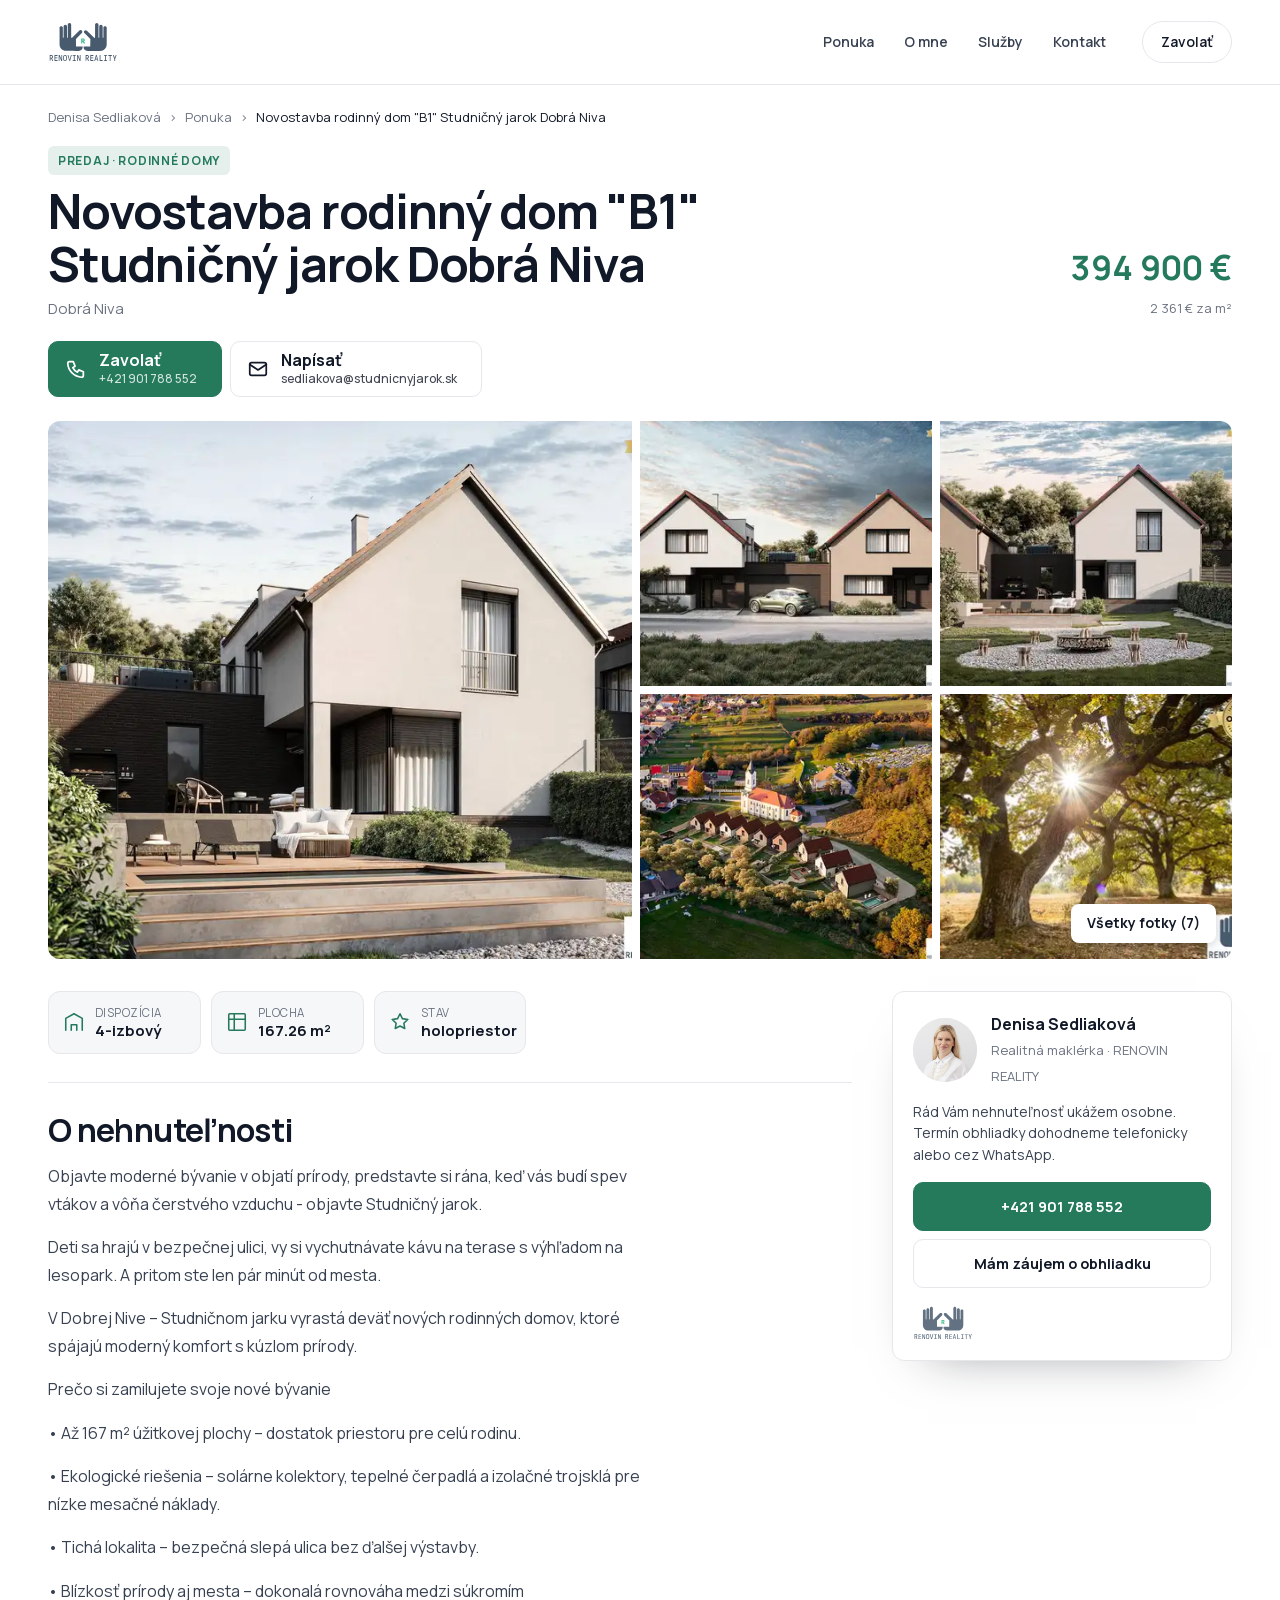
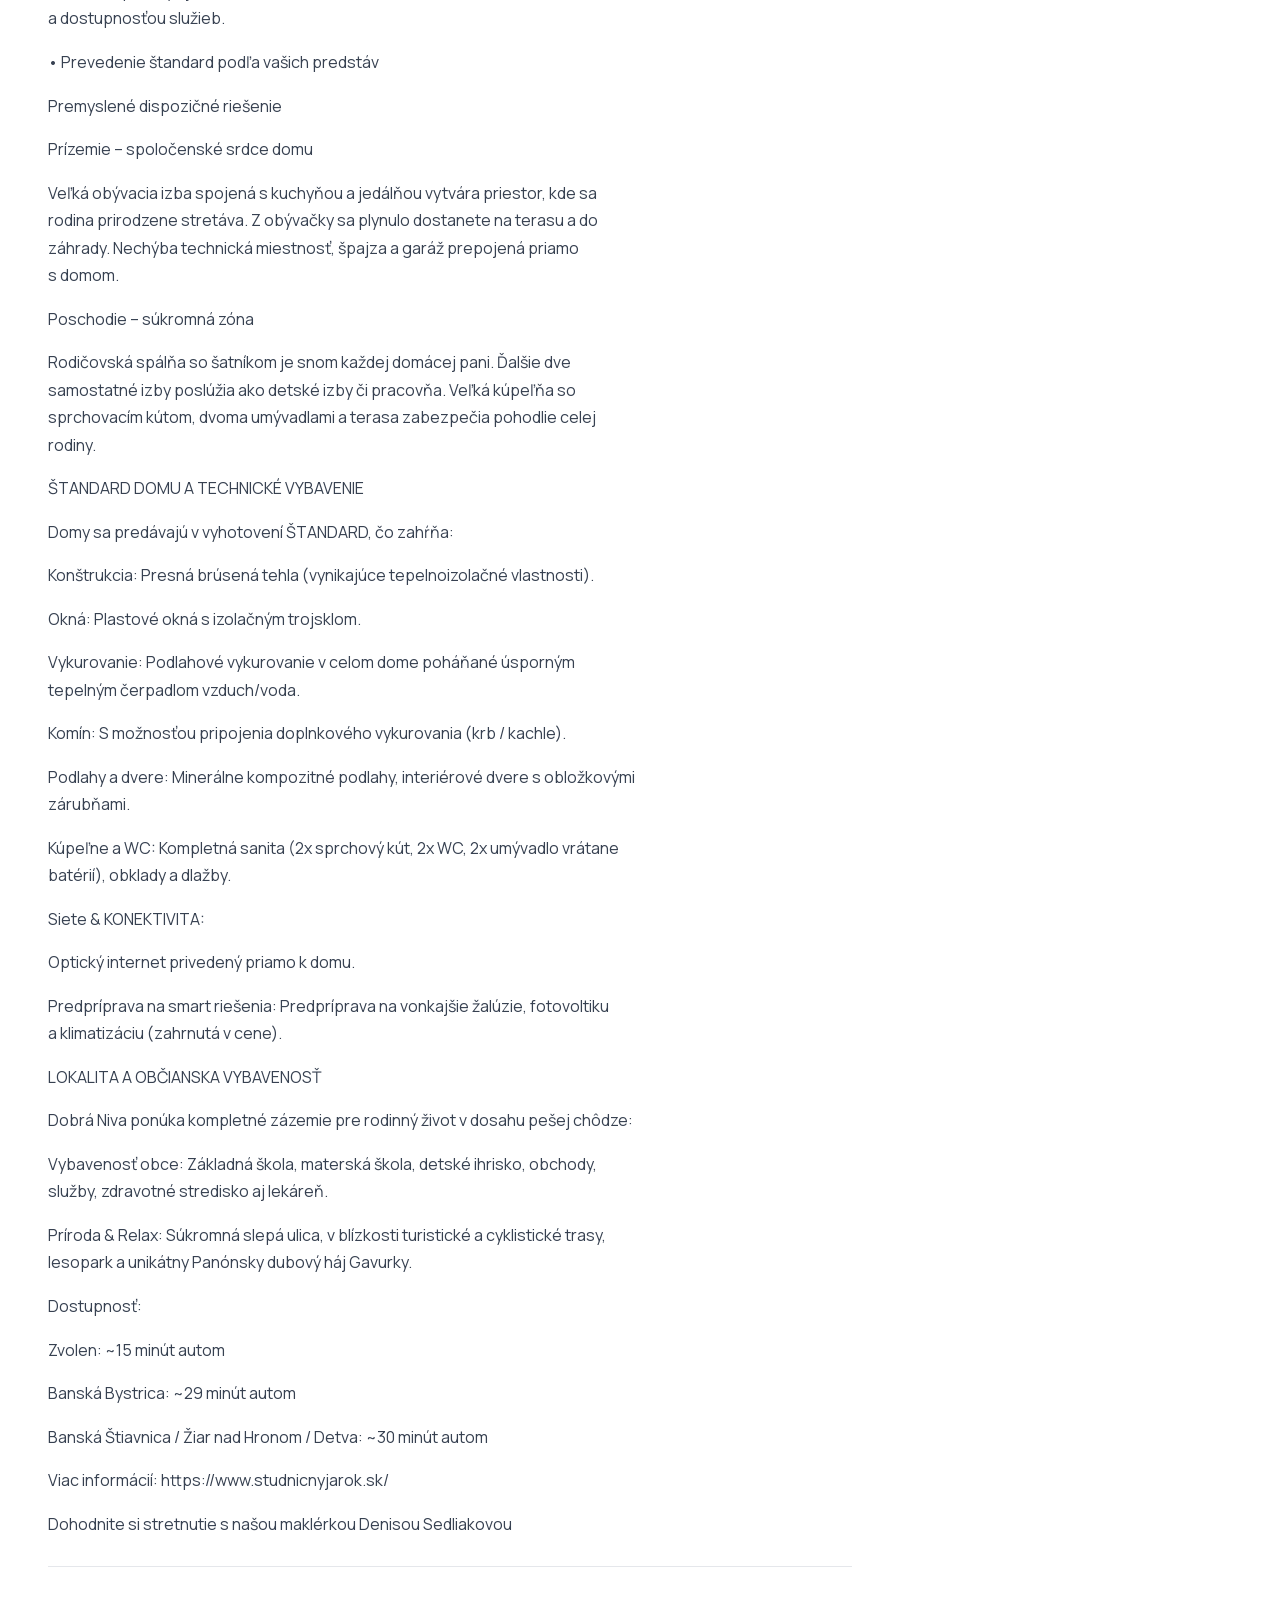
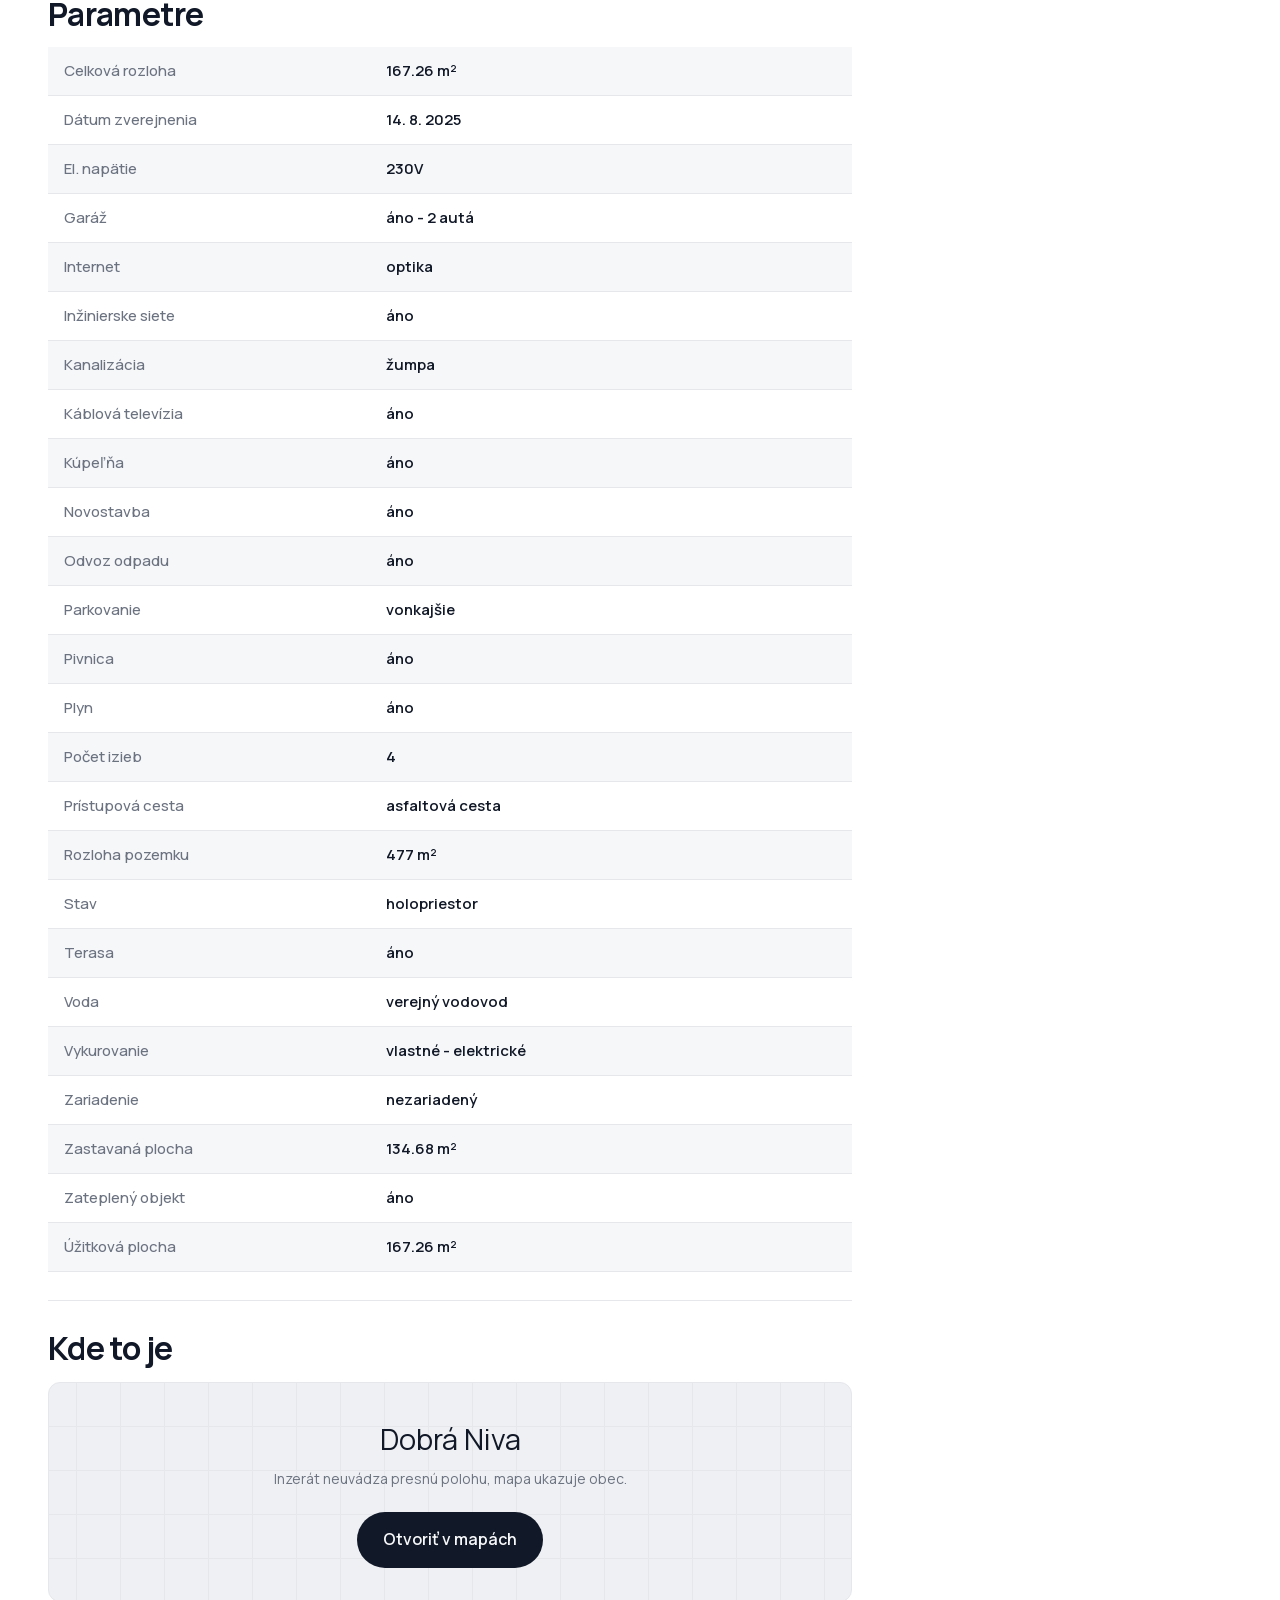
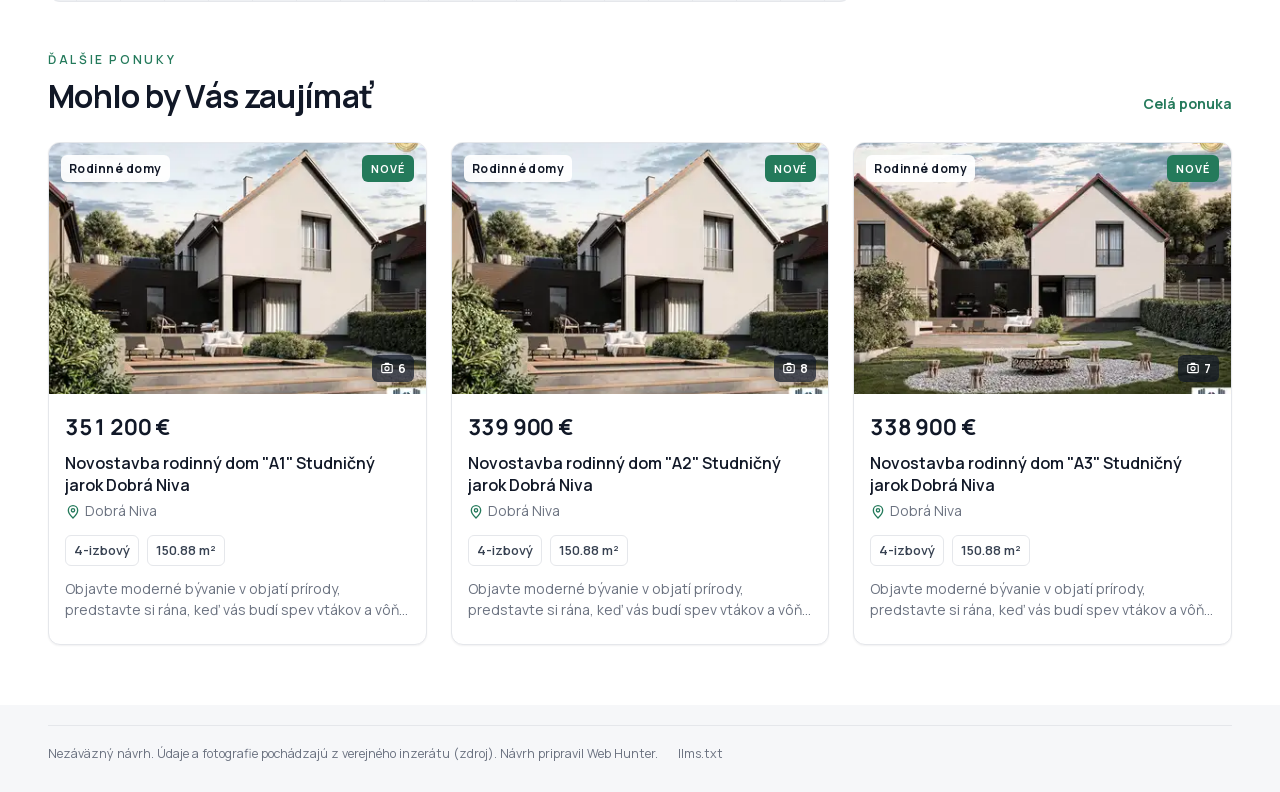
<file: denisa-sedliakova/novostavba-rodinny-dom-b1-studnicny-jarok-dobra-ni-926264/index.html>
<!doctype html>
<html lang="sk"><head>
<meta charset="utf-8">
<meta name="viewport" content="width=device-width,initial-scale=1">
<title>Novostavba rodinný dom &quot;B1&quot; Studničný jarok Dobrá Niva | Denisa Sedliaková</title>
<meta name="description" content="Objavte moderné bývanie v objatí prírody, predstavte si rána, keď vás budí spev vtákov a vôňa čerstvého vzduchu - objavte Studničný jarok.
Deti sa hrajú v bez">
<meta property="og:title" content="Novostavba rodinný dom &quot;B1&quot; Studničný jarok Dobrá Niva">
<meta property="og:description" content="Objavte moderné bývanie v objatí prírody, predstavte si rána, keď vás budí spev vtákov a vôňa čerstvého vzduchu - objavte Studničný jarok.
Deti sa hrajú v bez">
<meta property="og:type" content="website">
<meta property="og:locale" content="sk_SK">
<meta property="og:image" content="../assets/n/926264/00.webp">
<meta property="og:image:alt" content="Novostavba rodinný dom &quot;B1&quot; Studničný jarok Dobrá Niva">
<meta name="twitter:card" content="summary_large_image">
<meta name="twitter:title" content="Novostavba rodinný dom &quot;B1&quot; Studničný jarok Dobrá Niva">
<meta name="twitter:description" content="Objavte moderné bývanie v objatí prírody, predstavte si rána, keď vás budí spev vtákov a vôňa čerstvého vzduchu - objavte Studničný jarok.
Deti sa hrajú v bez">
<meta name="robots" content="noindex">
<script type="application/ld+json">{"@context":"https://schema.org","@graph":[{"@type":"House","@id":"#nemovitost","name":"Novostavba rodinný dom \"B1\" Studničný jarok Dobrá Niva","address":{"@type":"PostalAddress","addressCountry":"SK","addressLocality":"Dobrá Niva"},"description":"Objavte moderné bývanie v objatí prírody, predstavte si rána, keď vás budí spev vtákov a vôňa čerstvého vzduchu - objavte Studničný jarok.\nDeti sa hrajú v bez","photo":["../assets/n/926264/00.webp","../assets/n/926264/01.webp","../assets/n/926264/02.webp","../assets/n/926264/03.webp","../assets/n/926264/04.webp","../assets/n/926264/05.webp","../assets/n/926264/06.webp"],"floorSize":{"@type":"QuantitativeValue","value":167.26,"unitCode":"MTK"},"numberOfRooms":4,"additionalProperty":[{"@type":"PropertyValue","name":"Dispozice","value":"4-izbový"},{"@type":"PropertyValue","name":"Stav objektu","value":"holopriestor"}],"offers":{"@type":"Offer","price":394900,"priceCurrency":"EUR","availability":"https://schema.org/InStock","businessFunction":"http://purl.org/goodrelations/v1#Sell","seller":{"@id":"#kancelar"}}},{"@type":"RealEstateAgent","@id":"#kancelar","name":"RENOVIN REALITY","url":"https://www.renovinreality.sk/","logo":"../assets/logo.svg","telephone":"+421901788552","email":"projekt@renovin.sk","address":"Pribinova 55, 960 01 Zvolen"},{"@type":"Person","@id":"#makler","name":"Denisa Sedliaková","jobTitle":"realitný maklér","telephone":"+421901788552","email":"sedliakova@studnicnyjarok.sk","image":"../assets/portret.jpg","worksFor":{"@id":"#kancelar"}},{"@type":"RealEstateListing","name":"Novostavba rodinný dom \"B1\" Studničný jarok Dobrá Niva","mainEntity":{"@id":"#nemovitost"},"inLanguage":"sk-SK","description":"Objavte moderné bývanie v objatí prírody, predstavte si rána, keď vás budí spev vtákov a vôňa čerstvého vzduchu - objavte Studničný jarok.\nDeti sa hrajú v bez","primaryImageOfPage":"../assets/n/926264/00.webp","datePosted":"2026-10-19"}]}</script>
<link rel="preload" href="../assets/fonts/Manrope-latin-ext.woff2" as="font" type="font/woff2" crossorigin>
<link rel="stylesheet" href="../assets/style.css">
<link rel="stylesheet" href="../assets/makler.css">
<style>:root{--accent:#247a5b;--accent-deep:#0f3326}</style>
</head><body class="mk mk-detail">
<div class="mk-page">
<header class="mk-top mk-top--svetla"><div class="mk-in mk-top__in">
  <a class="mk-logo" href="../" aria-label="RENOVIN REALITY"><img src="../assets/logo.svg" alt="RENOVIN REALITY"></a>
  <nav class="mk-nav" aria-label="Hlavná">
    <a href="../nabidka/">Ponuka</a><a href="../o-mne/">O mne</a><a href="../sluzby/">Služby</a><a href="../kontakt/">Kontakt</a>
  </nav>
  <a class="mk-top__cta" href="tel:+421901788552">Zavolať</a>
</div></header>

<main class="mk-in dt">
<nav class="dt-drobky" aria-label="Kde ste"><a href="../">Denisa Sedliaková</a><span>›</span><a href="../nabidka/">Ponuka</a><span>›</span><em>Novostavba rodinný dom &quot;B1&quot; Studničný jarok Dobrá Niva</em></nav>
<div class="dt-hlava">
  <div><span class="dt-stitek">Predaj · Rodinné domy</span><h1>Novostavba rodinný dom &quot;B1&quot; Studničný jarok Dobrá Niva</h1><p class="dt-misto">Dobrá Niva</p></div>
  <div class="dt-cena"><b>394 900 €</b><span>2 361 € za m²</span></div>
</div>
<div class="mk-cta mk-cta--detail"><a class="mk-cta__b mk-cta__b--tel" href="tel:+421901788552"><svg viewBox="0 0 24 24" aria-hidden="true"><path d="M5 4h4l2 5-2.5 1.5a11 11 0 0 0 5 5L15 13l5 2v4a2 2 0 0 1-2 2A16 16 0 0 1 3 6a2 2 0 0 1 2-2"/></svg><span>Zavolať<small>+421 901 788 552</small></span></a><a class="mk-cta__b mk-cta__b--mail" href="mailto:sedliakova@studnicnyjarok.sk"><svg viewBox="0 0 24 24" aria-hidden="true"><rect x="3" y="5" width="18" height="14" rx="2"/><path d="m3 7 9 6 9-6"/></svg><span>Napísať<small>sedliakova@studnicnyjarok.sk</small></span></a></div>
<div class="dt-gal dt-gal--5">
  <button type="button" class="dt-gal__hl" data-i="0" aria-label="Zväčšiť fotografiu 1"><img src="../assets/n/926264/00.webp" srcset="../assets/n/926264/00_m.webp 400w, ../assets/n/926264/00.webp 900w" sizes="(max-width: 860px) 100vw, 760px" width="900" height="675" alt="Novostavba rodinný dom &quot;B1&quot; Studničný jarok Dobrá Niva, fotografia 1" fetchpriority="high" decoding="async"></button>
  <div class="dt-gal__mriez"><button type="button" class="dt-gal__m" data-i="1" aria-label="Fotografia 2"><img src="../assets/n/926264/01.webp" srcset="../assets/n/926264/01_m.webp 400w, ../assets/n/926264/01.webp 900w" sizes="(max-width: 860px) 50vw, 300px" width="900" height="675" alt="" loading="lazy" decoding="async"></button><button type="button" class="dt-gal__m" data-i="2" aria-label="Fotografia 3"><img src="../assets/n/926264/02.webp" srcset="../assets/n/926264/02_m.webp 400w, ../assets/n/926264/02.webp 900w" sizes="(max-width: 860px) 50vw, 300px" width="900" height="675" alt="" loading="lazy" decoding="async"></button><button type="button" class="dt-gal__m" data-i="3" aria-label="Fotografia 4"><img src="../assets/n/926264/03.webp" srcset="../assets/n/926264/03_m.webp 400w, ../assets/n/926264/03.webp 900w" sizes="(max-width: 860px) 50vw, 300px" width="900" height="675" alt="" loading="lazy" decoding="async"></button><button type="button" class="dt-gal__m" data-i="4" aria-label="Fotografia 5"><img src="../assets/n/926264/04.webp" srcset="../assets/n/926264/04_m.webp 400w, ../assets/n/926264/04.webp 900w" sizes="(max-width: 860px) 50vw, 300px" width="900" height="599" alt="" loading="lazy" decoding="async"></button></div>
  <button type="button" class="dt-gal__vsetky" data-i="0">Všetky fotky (7)</button>
  <ul class="dt-gal__zoznam" hidden><li data-src="../assets/n/926264/00.webp" data-w="900" data-h="675"></li><li data-src="../assets/n/926264/01.webp" data-w="900" data-h="675"></li><li data-src="../assets/n/926264/02.webp" data-w="900" data-h="675"></li><li data-src="../assets/n/926264/03.webp" data-w="900" data-h="675"></li><li data-src="../assets/n/926264/04.webp" data-w="900" data-h="599"></li><li data-src="../assets/n/926264/05.webp" data-w="738" data-h="406"></li><li data-src="../assets/n/926264/06.webp" data-w="900" data-h="675"></li></ul>
</div>
<div class="dt-lb" hidden role="dialog" aria-modal="true" aria-label="Fotografie: Novostavba rodinný dom &quot;B1&quot; Studničný jarok Dobrá Niva">
  <img class="dt-lb__img" alt="Novostavba rodinný dom &quot;B1&quot; Studničný jarok Dobrá Niva">
  <button type="button" class="dt-lb__x" aria-label="Zavrieť">×</button>
  <button type="button" class="dt-lb__nav dt-lb__prev" aria-label="Predchádzajúca fotografia">‹</button>
  <button type="button" class="dt-lb__nav dt-lb__next" aria-label="Ďalšia fotografia">›</button>
  <span class="dt-lb__pocet"></span>
</div>
<div class="dt-grid">
  <div class="dt-obsah">
    <ul class="dt-fakta"><li><svg viewBox="0 0 24 24" aria-hidden="true"><path d="M3 21V8l9-5 9 5v13"/><path d="M9 21v-6h6v6"/></svg><span>Dispozícia</span><b>4-izbový</b></li><li><svg viewBox="0 0 24 24" aria-hidden="true"><rect x="3" y="3" width="18" height="18" rx="1"/><path d="M3 9h18M9 3v18"/></svg><span>Plocha</span><b>167.26 m²</b></li><li><svg viewBox="0 0 24 24" aria-hidden="true"><path d="M12 3l2.6 5.3 5.9.9-4.3 4.1 1 5.8L12 16.4 6.8 19.1l1-5.8L3.5 9.2l5.9-.9z"/></svg><span>Stav</span><b>holopriestor</b></li></ul>
    
    <section class="dt-sekce" id="popis"><h2>O nehnuteľnosti</h2><div class="dt-prose"><p>Objavte moderné bývanie v objatí prírody, predstavte si rána, keď vás budí spev vtákov a vôňa čerstvého vzduchu - objavte Studničný jarok.</p><p>Deti sa hrajú v bezpečnej ulici, vy si vychutnávate kávu na terase s výhľadom na lesopark. A pritom ste len pár minút od mesta.</p><p>V Dobrej Nive – Studničnom jarku vyrastá deväť nových rodinných domov, ktoré spájajú moderný komfort s kúzlom prírody.</p><p>Prečo si zamilujete svoje nové bývanie</p><p>•	Až 167 m² úžitkovej plochy – dostatok priestoru pre celú rodinu.</p><p>• Ekologické riešenia – solárne kolektory, tepelné čerpadlá a izolačné trojsklá pre nízke mesačné náklady.</p><p>•	Tichá lokalita – bezpečná slepá ulica bez ďalšej výstavby.</p><p>•	Blízkosť prírody aj mesta – dokonalá rovnováha medzi súkromím a dostupnosťou služieb.</p><p>•	Prevedenie štandard podľa vašich predstáv</p><p>Premyslené dispozičné riešenie</p><p>Prízemie – spoločenské srdce domu</p><p>Veľká obývacia izba spojená s kuchyňou a jedálňou vytvára priestor, kde sa rodina prirodzene stretáva. Z obývačky sa plynulo dostanete na terasu a do záhrady. Nechýba technická miestnosť, špajza a garáž prepojená priamo s domom.</p><p>Poschodie – súkromná zóna</p><p>Rodičovská spálňa so šatníkom je snom každej domácej pani. Ďalšie dve samostatné izby poslúžia ako detské izby či pracovňa. Veľká kúpeľňa so sprchovacím kútom, dvoma umývadlami a terasa zabezpečia pohodlie celej rodiny.</p><p>ŠTANDARD DOMU A TECHNICKÉ VYBAVENIE</p><p>Domy sa predávajú v vyhotovení ŠTANDARD, čo zahŕňa:</p><p>Konštrukcia: Presná brúsená tehla (vynikajúce tepelnoizolačné vlastnosti).</p><p>Okná: Plastové okná s izolačným trojsklom.</p><p>Vykurovanie: Podlahové vykurovanie v celom dome poháňané úsporným tepelným čerpadlom vzduch/voda.</p><p>Komín: S možnosťou pripojenia doplnkového vykurovania (krb / kachle).</p><p>Podlahy a dvere: Minerálne kompozitné podlahy, interiérové dvere s obložkovými zárubňami.</p><p>Kúpeľne a WC: Kompletná sanita (2x sprchový kút, 2x WC, 2x umývadlo vrátane batérií), obklady a dlažby.</p><p>Siete &amp; KONEKTIVITA:</p><p>Optický internet privedený priamo k domu.</p><p>Predpríprava na smart riešenia: Predpríprava na vonkajšie žalúzie, fotovoltiku a klimatizáciu (zahrnutá v cene).</p><p>LOKALITA A OBČIANSKA VYBAVENOSŤ</p><p>Dobrá Niva ponúka kompletné zázemie pre rodinný život v dosahu pešej chôdze:</p><p>Vybavenosť obce: Základná škola, materská škola, detské ihrisko, obchody, služby, zdravotné stredisko aj lekáreň.</p><p>Príroda &amp; Relax: Súkromná slepá ulica, v blízkosti turistické a cyklistické trasy, lesopark a unikátny Panónsky dubový háj Gavurky.</p><p>Dostupnosť:</p><p>Zvolen: ~15 minút autom</p><p>Banská Bystrica: ~29 minút autom</p><p>Banská Štiavnica / Žiar nad Hronom / Detva: ~30 minút autom</p><p>Viac informácií: https://www.studnicnyjarok.sk/</p><p>Dohodnite si stretnutie s našou maklérkou Denisou Sedliakovou</p></div></section>
    <section class="dt-sekce" id="parametry"><h2>Parametre</h2><table class="dt-tab"><tbody><tr><th scope=row>Celková rozloha</th><td>167.26 m²</td></tr><tr><th scope=row>Dátum zverejnenia</th><td>14. 8. 2025</td></tr><tr><th scope=row>El. napätie</th><td>230V</td></tr><tr><th scope=row>Garáž</th><td>áno - 2 autá</td></tr><tr><th scope=row>Internet</th><td>optika</td></tr><tr><th scope=row>Inžinierske siete</th><td>áno</td></tr><tr><th scope=row>Kanalizácia</th><td>žumpa</td></tr><tr><th scope=row>Káblová televízia</th><td>áno</td></tr><tr><th scope=row>Kúpeľňa</th><td>áno</td></tr><tr><th scope=row>Novostavba</th><td>áno</td></tr><tr><th scope=row>Odvoz odpadu</th><td>áno</td></tr><tr><th scope=row>Parkovanie</th><td>vonkajšie</td></tr><tr><th scope=row>Pivnica</th><td>áno</td></tr><tr><th scope=row>Plyn</th><td>áno</td></tr><tr><th scope=row>Počet izieb</th><td>4</td></tr><tr><th scope=row>Prístupová cesta</th><td>asfaltová cesta</td></tr><tr><th scope=row>Rozloha pozemku</th><td>477 m²</td></tr><tr><th scope=row>Stav</th><td>holopriestor</td></tr><tr><th scope=row>Terasa</th><td>áno</td></tr><tr><th scope=row>Voda</th><td>verejný vodovod</td></tr><tr><th scope=row>Vykurovanie</th><td>vlastné - elektrické</td></tr><tr><th scope=row>Zariadenie</th><td>nezariadený</td></tr><tr><th scope=row>Zastavaná plocha</th><td>134.68 m²</td></tr><tr><th scope=row>Zateplený objekt</th><td>áno</td></tr><tr><th scope=row>Úžitková plocha</th><td>167.26 m²</td></tr></tbody></table></section>
    <section class="dt-sekce" id="mapa"><h2>Kde to je</h2><div class="map map--flat"><div class="map__ask">
  <p class="map__place">Dobrá Niva</p>
  <p class="map__note">Inzerát neuvádza presnú polohu, mapa ukazuje obec.</p>
  <a class="btn btn--dark" href="https://www.openstreetmap.org/search?query=Dobr%C3%A1%20Niva" target="_blank" rel="noopener">Otvoriť v mapách</a>
</div></div></section>
  </div>
  <aside class="dt-bok"><div class="dt-makler">
  <div class="dt-makler__hlava"><img class="dt-makler__foto" src="../assets/portret.jpg" alt="" width="56" height="56" loading="lazy"><div><b>Denisa Sedliaková</b><span>Realitná maklérka · RENOVIN REALITY</span></div></div>
  <p class="dt-makler__pozn">Rád Vám nehnuteľnosť ukážem osobne. Termín obhliadky dohodneme telefonicky alebo cez WhatsApp.</p>
  <div class="dt-makler__tl"><a class="dt-btn dt-btn--akcent" href="tel:+421901788552">+421 901 788 552</a><a class="dt-btn" href="mailto:sedliakova@studnicnyjarok.sk?subject=Otázka k nehnuteľnosti: Novostavba rodinný dom &quot;B1&quot; Studničný jarok Dobrá Niva">Mám záujem o obhliadku</a></div>
  <img class="dt-makler__logo" src="../assets/logo.svg" alt="RENOVIN REALITY" loading="lazy">
</div></aside>
</div>
<section class="dt-dalsi rv"><div class="mk-sec-h"><div><span class="eyebrow">Ďalšie ponuky</span>
  <h2>Mohlo by Vás zaujímať</h2></div><a class="dt-vse" href="../nabidka/">Celá ponuka</a></div>
  <div class="mk-mriz"><a class="mk-karta" href="../novostavba-rodinny-dom-a1-studnicny-jarok-dobra-ni-926059/" data-typ="dum" data-tr="ostatni" data-cena="351200" data-obec="Dobrá Niva" data-datum="2026-10-19" data-text="novostavba rodinný dom &quot;a1&quot; studničný jarok dobrá niva dobrá niva">
  <span class="mk-karta__foto"><img src="../assets/n/926059/00.webp" srcset="../assets/n/926059/00_m.webp 400w, ../assets/n/926059/00.webp 900w" sizes="(max-width: 700px) 100vw, 400px" width="900" height="675" alt="Novostavba rodinný dom &quot;A1&quot; Studničný jarok Dobrá Niva" loading="lazy" decoding="async"><span class="mk-karta__stitek">Rodinné domy</span><span class="mk-karta__nove">Nové</span><span class="mk-karta__pocet"><svg viewBox="0 0 24 24" aria-hidden="true"><rect x="3" y="6" width="18" height="14" rx="2"/><circle cx="12" cy="13" r="3.5"/><path d="M8 6l1.5-2h5L16 6"/></svg>6</span></span>
  <span class="mk-karta__telo"><span class="mk-karta__cena">351 200 €</span><b>Novostavba rodinný dom &quot;A1&quot; Studničný jarok Dobrá Niva</b>
    <span class="mk-karta__misto"><svg viewBox="0 0 24 24" aria-hidden="true"><path d="M12 21s-7-6.2-7-11.5a7 7 0 0 1 14 0C19 14.8 12 21 12 21z"/><circle cx="12" cy="9.5" r="2.5"/></svg>Dobrá Niva</span>
    <span class="mk-karta__chipy"><span>4-izbový</span><span>150.88 m²</span></span>
    <span class="mk-karta__popis">Objavte moderné bývanie v objatí prírody, predstavte si rána, keď vás budí spev vtákov a vôňa čerstvého vzduchu - objavte Studničný jarok. Deti sa…</span></span>
</a><a class="mk-karta" href="../novostavba-rodinny-dom-a2-studnicny-jarok-dobra-ni-975377/" data-typ="dum" data-tr="ostatni" data-cena="339900" data-obec="Dobrá Niva" data-datum="2026-10-19" data-text="novostavba rodinný dom &quot;a2&quot; studničný jarok dobrá niva dobrá niva">
  <span class="mk-karta__foto"><img src="../assets/n/975377/00.webp" srcset="../assets/n/975377/00_m.webp 400w, ../assets/n/975377/00.webp 900w" sizes="(max-width: 700px) 100vw, 400px" width="900" height="675" alt="Novostavba rodinný dom &quot;A2&quot; Studničný jarok Dobrá Niva" loading="lazy" decoding="async"><span class="mk-karta__stitek">Rodinné domy</span><span class="mk-karta__nove">Nové</span><span class="mk-karta__pocet"><svg viewBox="0 0 24 24" aria-hidden="true"><rect x="3" y="6" width="18" height="14" rx="2"/><circle cx="12" cy="13" r="3.5"/><path d="M8 6l1.5-2h5L16 6"/></svg>8</span></span>
  <span class="mk-karta__telo"><span class="mk-karta__cena">339 900 €</span><b>Novostavba rodinný dom &quot;A2&quot; Studničný jarok Dobrá Niva</b>
    <span class="mk-karta__misto"><svg viewBox="0 0 24 24" aria-hidden="true"><path d="M12 21s-7-6.2-7-11.5a7 7 0 0 1 14 0C19 14.8 12 21 12 21z"/><circle cx="12" cy="9.5" r="2.5"/></svg>Dobrá Niva</span>
    <span class="mk-karta__chipy"><span>4-izbový</span><span>150.88 m²</span></span>
    <span class="mk-karta__popis">Objavte moderné bývanie v objatí prírody, predstavte si rána, keď vás budí spev vtákov a vôňa čerstvého vzduchu - objavte Studničný jarok. Deti sa…</span></span>
</a><a class="mk-karta" href="../novostavba-rodinny-dom-a3-studnicny-jarok-dobra-ni-975380/" data-typ="dum" data-tr="ostatni" data-cena="338900" data-obec="Dobrá Niva" data-datum="2026-10-19" data-text="novostavba rodinný dom &quot;a3&quot; studničný jarok dobrá niva dobrá niva">
  <span class="mk-karta__foto"><img src="../assets/n/975380/00.webp" srcset="../assets/n/975380/00_m.webp 400w, ../assets/n/975380/00.webp 900w" sizes="(max-width: 700px) 100vw, 400px" width="900" height="675" alt="Novostavba rodinný dom &quot;A3&quot; Studničný jarok Dobrá Niva" loading="lazy" decoding="async"><span class="mk-karta__stitek">Rodinné domy</span><span class="mk-karta__nove">Nové</span><span class="mk-karta__pocet"><svg viewBox="0 0 24 24" aria-hidden="true"><rect x="3" y="6" width="18" height="14" rx="2"/><circle cx="12" cy="13" r="3.5"/><path d="M8 6l1.5-2h5L16 6"/></svg>7</span></span>
  <span class="mk-karta__telo"><span class="mk-karta__cena">338 900 €</span><b>Novostavba rodinný dom &quot;A3&quot; Studničný jarok Dobrá Niva</b>
    <span class="mk-karta__misto"><svg viewBox="0 0 24 24" aria-hidden="true"><path d="M12 21s-7-6.2-7-11.5a7 7 0 0 1 14 0C19 14.8 12 21 12 21z"/><circle cx="12" cy="9.5" r="2.5"/></svg>Dobrá Niva</span>
    <span class="mk-karta__chipy"><span>4-izbový</span><span>150.88 m²</span></span>
    <span class="mk-karta__popis">Objavte moderné bývanie v objatí prírody, predstavte si rána, keď vás budí spev vtákov a vôňa čerstvého vzduchu - objavte Studničný jarok. Deti sa…</span></span>
</a></div></section>
</main>
<footer class="mk-pata mk-pata--detail"><div class="mk-in"><div class="mk-pata__dole"><span>Nezáväzný návrh. Údaje a fotografie pochádzajú z verejného inzerátu (<a href="https://www.zoznamrealit.sk/novostavba-rodinny-dom-b1-studnicny-jarok-dobra-niva-926264" target="_blank" rel="noopener">zdroj</a>). Návrh pripravil Web Hunter.</span><a href="../llms.txt">llms.txt</a></div></div></footer>
</div>
<nav class="mk-lista" aria-label="Rýchly kontakt"><a href="tel:+421901788552"><svg viewBox="0 0 24 24" aria-hidden="true"><path d="M5 4h4l2 5-2.5 1.5a11 11 0 0 0 5 5L15 13l5 2v4a2 2 0 0 1-2 2A16 16 0 0 1 3 6a2 2 0 0 1 2-2"/></svg>Zavolať</a><a href="mailto:sedliakova@studnicnyjarok.sk"><svg viewBox="0 0 24 24" aria-hidden="true"><rect x="3" y="5" width="18" height="14" rx="2"/><path d="m3 7 9 6 9-6"/></svg>Napísať</a></nav>
<script>
// Video a 3D prohlídka: přehrávač se vloží až na klik, ne při načtení stránky.
document.querySelectorAll('.media-plocha').forEach(function(b){
  b.addEventListener('click', function(){
    var f=document.createElement('iframe');
    f.src=b.dataset.embed;
    f.title=b.getAttribute('aria-label')||'Prohlídka';
    f.allow='accelerometer; autoplay; encrypted-media; gyroscope; fullscreen; xr-spatial-tracking';
    f.setAttribute('allowfullscreen','');
    f.loading='lazy';
    b.replaceWith(f);
    f.focus({preventScroll:true});
  });
});

// Lepicí lišta se ukáže, až hero odjede z obrazovky.
const hero=document.querySelector('.hero'),bar=document.querySelector('.bar');
if(hero&&bar)new IntersectionObserver(([e])=>bar.classList.toggle('on',!e.isIntersecting),
  {threshold:0.08}).observe(hero);

// Sekce se odhalují při scrollu, jednou.
const rv=new IntersectionObserver((es)=>es.forEach(e=>{if(e.isIntersecting){
  e.target.classList.add('in');rv.unobserve(e.target)}}),{threshold:0.12});
document.querySelectorAll('.rv').forEach(el=>rv.observe(el));

// Slideshow: šipky, klávesnice, tah prstem, klik na náhled.
const show=document.getElementById('show');
if(show){
  const slides=[...show.querySelectorAll('.slide')];
  const thumbs=[...document.querySelectorAll('.thumb')];
  const now=document.getElementById('slide-now');
  let i=0;
  const go=n=>{
    i=(n+slides.length)%slides.length;
    slides.forEach((s,k)=>s.classList.toggle('is-on',k===i));
    thumbs.forEach((t,k)=>{t.classList.toggle('is-on',k===i);
      if(k===i)t.scrollIntoView({block:'nearest',inline:'center',behavior:'smooth'})});
    if(now)now.textContent=i+1;
    // Sousední fotku předběžně načteme, ať další snímek neproblikne.
    const nx=slides[(i+1)%slides.length].querySelector('img');
    if(nx&&nx.loading==='lazy'){nx.loading='eager';}
  };
  show.querySelector('.show__prev').onclick=()=>go(i-1);
  show.querySelector('.show__next').onclick=()=>go(i+1);
  thumbs.forEach(t=>t.onclick=()=>go(+t.dataset.t));
  document.addEventListener('keydown',e=>{
    if(e.key==='ArrowLeft')go(i-1); if(e.key==='ArrowRight')go(i+1)});
  let x0=null;
  show.addEventListener('touchstart',e=>{x0=e.touches[0].clientX},{passive:true});
  show.addEventListener('touchend',e=>{
    if(x0===null)return; const dx=e.changedTouches[0].clientX-x0;
    if(Math.abs(dx)>45)go(dx<0?i+1:i-1); x0=null},{passive:true});
}

// Mapa se načte sama, ale až když na ni dojde scroll. Kdo se k ní nedostane,
// nestáhne ani dlaždici.
const map=document.querySelector('[data-map]');
if(map){
  const load=()=>{
    map.classList.add('is-on');
    map.querySelectorAll('.map__tiles img[data-src]').forEach(img=>{
      img.onload=()=>img.classList.add('is-on');
      img.src=img.dataset.src; img.removeAttribute('data-src');
    });
  };
  new IntersectionObserver((es,o)=>{if(es[0].isIntersecting){load();o.disconnect();}},
    {rootMargin:'400px'}).observe(map);
}

document.querySelectorAll('.dt-video').forEach(function(b){b.addEventListener('click',function(){
  var f=document.createElement('iframe');
  f.src=b.dataset.embed||('https://www.youtube-nocookie.com/embed/'+b.dataset.yt+'?autoplay=1&rel=0');
  f.title=b.getAttribute('aria-label');f.loading='lazy';
  f.allow='autoplay; encrypted-media; picture-in-picture; fullscreen; xr-spatial-tracking; gyroscope; accelerometer';
  f.allowFullscreen=true;f.className='dt-video__frame';b.replaceWith(f)})});

(function(){var lb=document.querySelector('.dt-lb');if(!lb)return;
var src=[].slice.call(document.querySelectorAll('.dt-gal__zoznam li')).map(function(l){return l.dataset.src}),i=0,
  img=lb.querySelector('.dt-lb__img'),poc=lb.querySelector('.dt-lb__pocet'),spat=null;
function ukaz(n){i=(n+src.length)%src.length;img.src=src[i];poc.textContent=(i+1)+' / '+src.length}
function otvor(n){spat=document.activeElement;ukaz(n);lb.hidden=false;document.body.style.overflow='hidden';lb.querySelector('.dt-lb__x').focus()}
function zavri(){lb.hidden=true;document.body.style.overflow='';if(spat)spat.focus()}
document.querySelectorAll('.dt-gal [data-i]').forEach(function(b){b.addEventListener('click',function(){otvor(+b.dataset.i)})});
lb.querySelector('.dt-lb__x').addEventListener('click',zavri);
lb.querySelector('.dt-lb__prev').addEventListener('click',function(){ukaz(i-1)});
lb.querySelector('.dt-lb__next').addEventListener('click',function(){ukaz(i+1)});
lb.addEventListener('click',function(e){if(e.target===lb)zavri()});
addEventListener('keydown',function(e){if(lb.hidden)return;if(e.key==='Escape')zavri();if(e.key==='ArrowLeft')ukaz(i-1);if(e.key==='ArrowRight')ukaz(i+1)});
var x0=null;lb.addEventListener('touchstart',function(e){x0=e.touches[0].clientX},{passive:true});
lb.addEventListener('touchend',function(e){if(x0===null)return;var d=e.changedTouches[0].clientX-x0;if(Math.abs(d)>40)ukaz(i+(d<0?1:-1));x0=null})})();
</script>
</body></html>
</file>
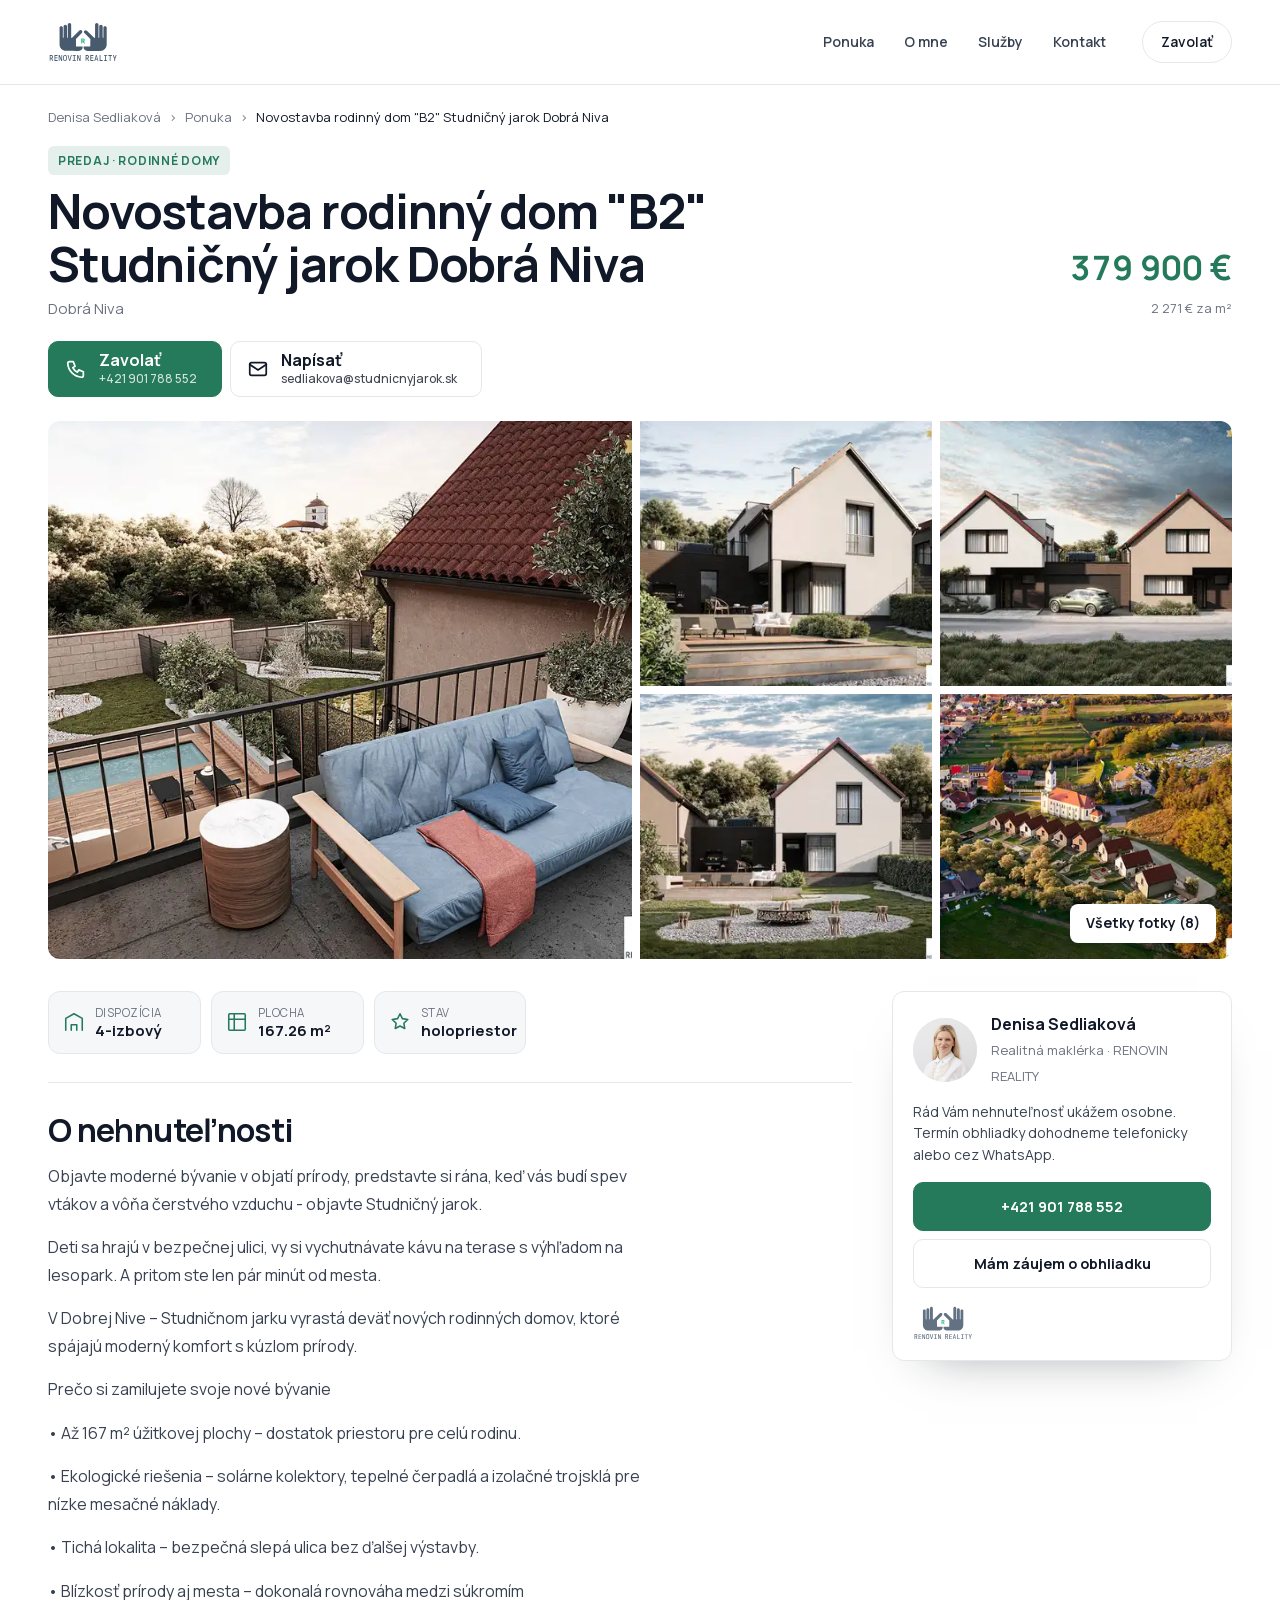
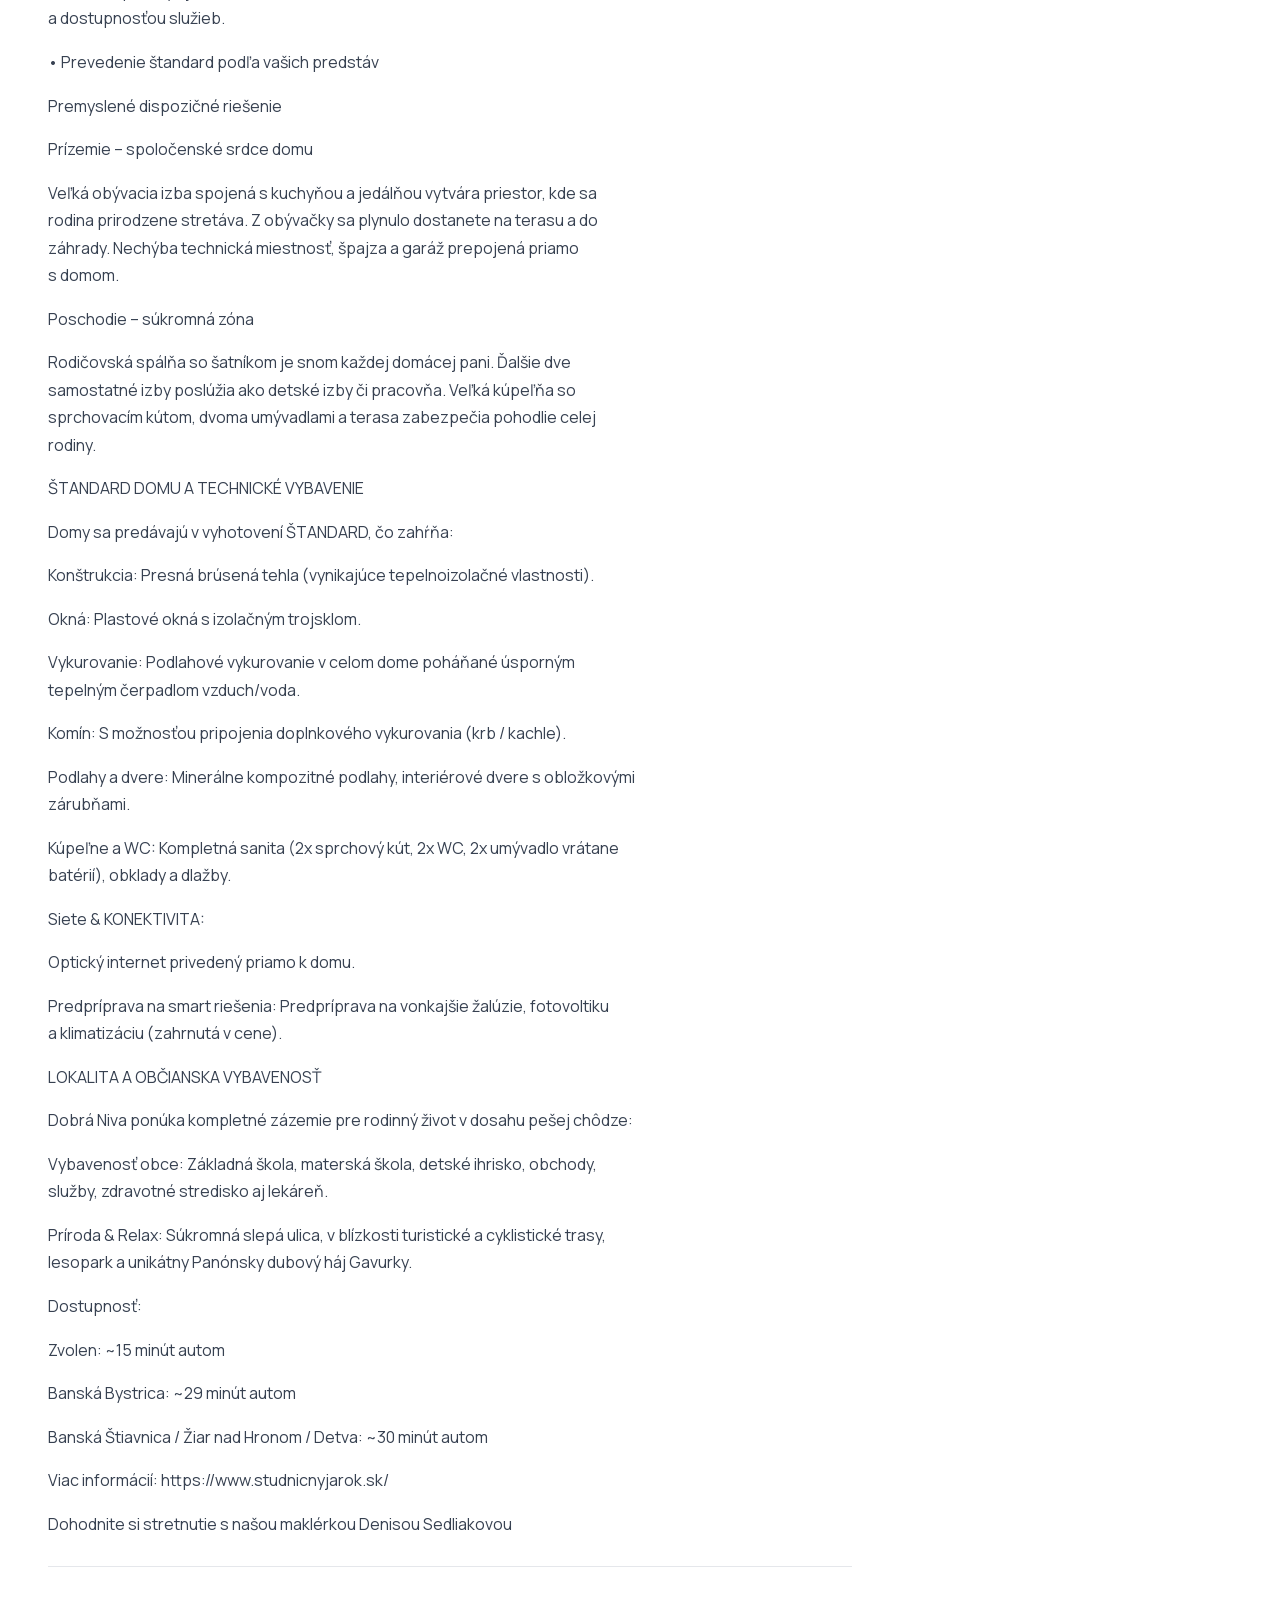
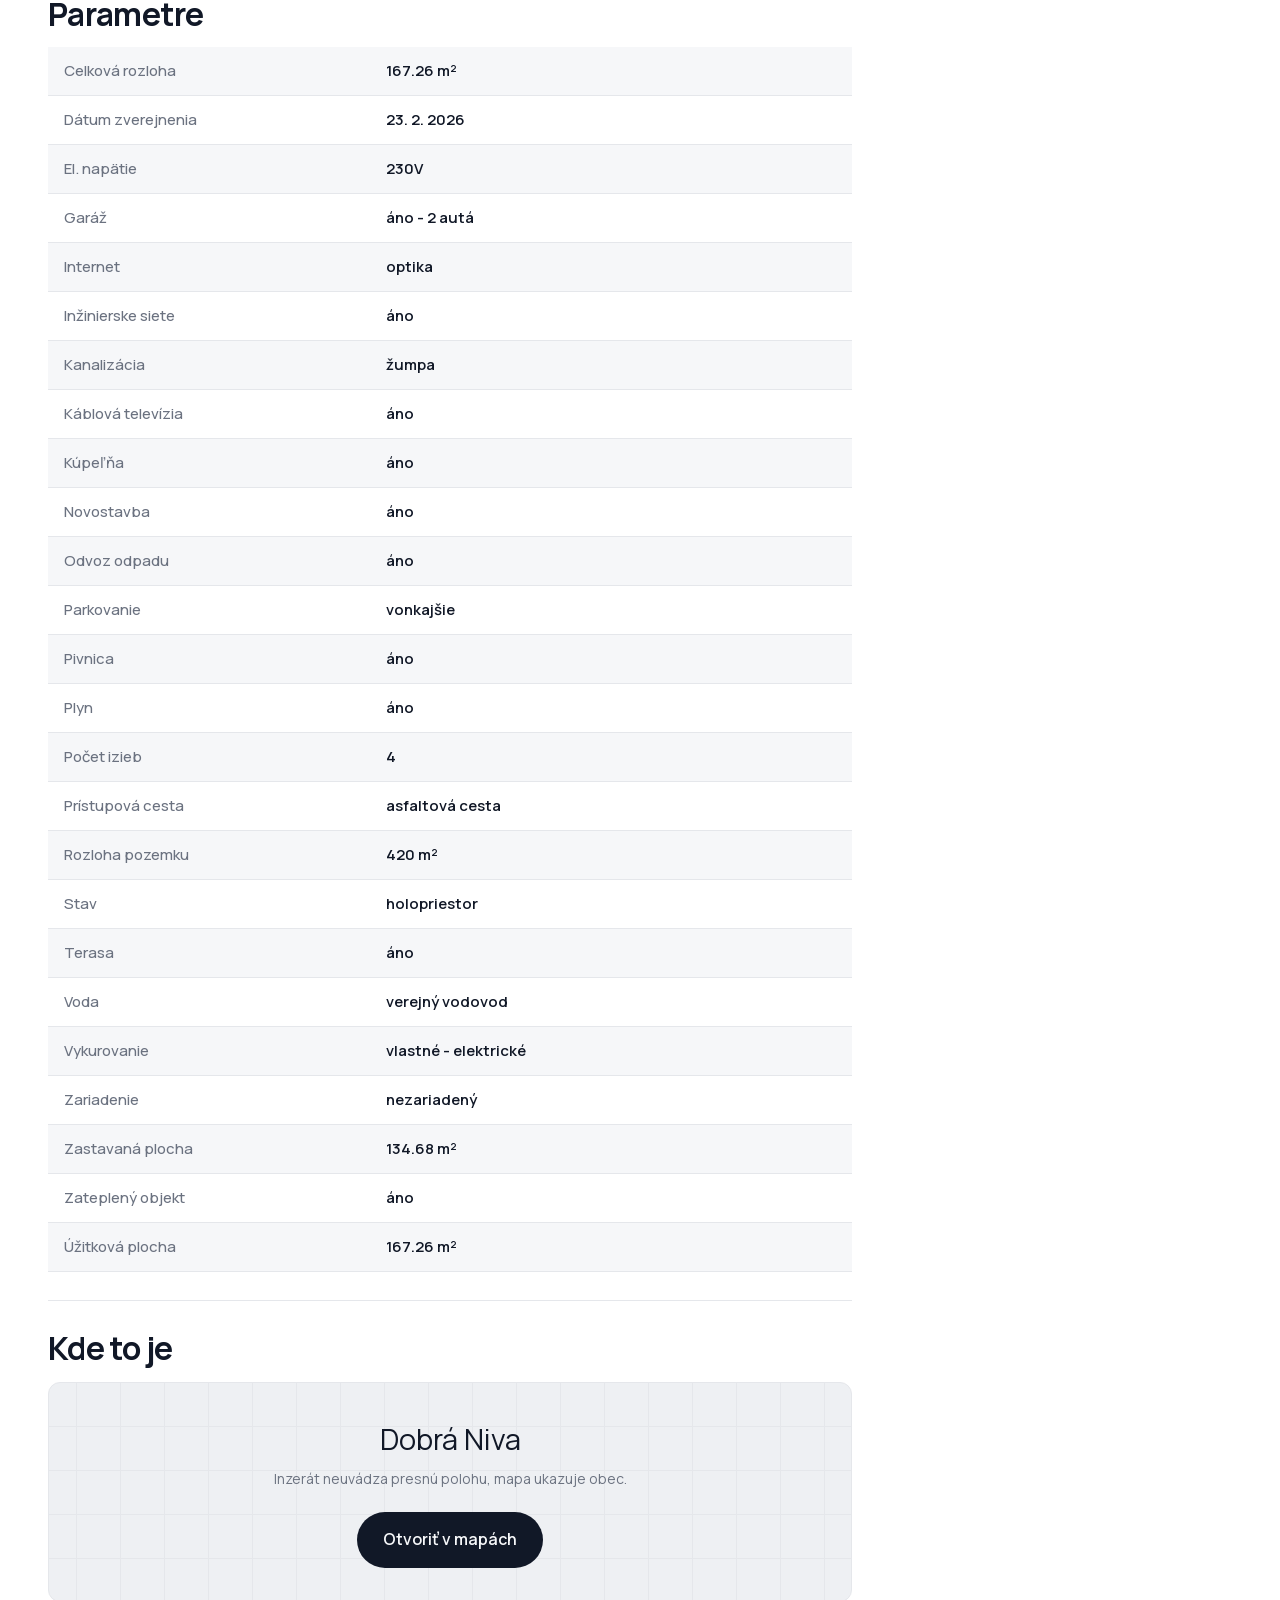
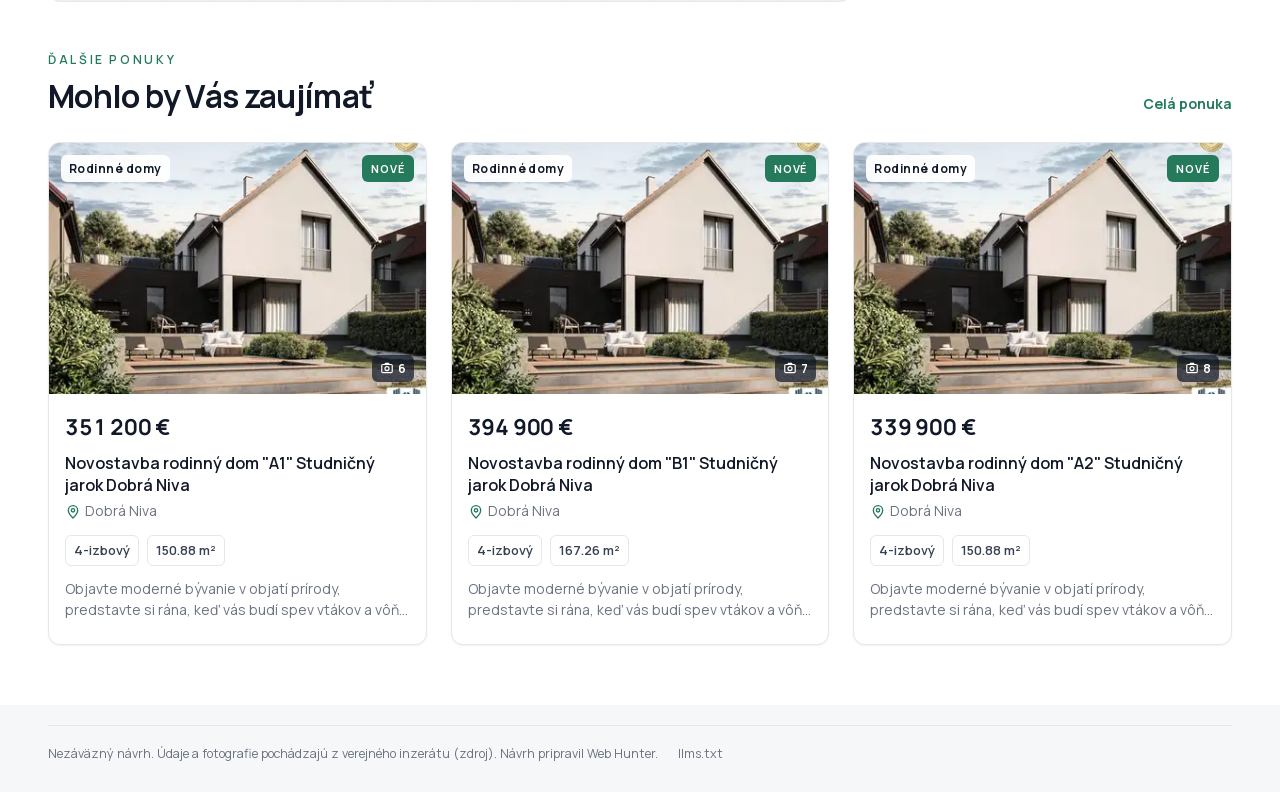
<file: denisa-sedliakova/novostavba-rodinny-dom-b2-studnicny-jarok-dobra-ni-975385/index.html>
<!doctype html>
<html lang="sk"><head>
<meta charset="utf-8">
<meta name="viewport" content="width=device-width,initial-scale=1">
<title>Novostavba rodinný dom &quot;B2&quot; Studničný jarok Dobrá Niva | Denisa Sedliaková</title>
<meta name="description" content="Objavte moderné bývanie v objatí prírody, predstavte si rána, keď vás budí spev vtákov a vôňa čerstvého vzduchu - objavte Studničný jarok.
Deti sa hrajú v bez">
<meta property="og:title" content="Novostavba rodinný dom &quot;B2&quot; Studničný jarok Dobrá Niva">
<meta property="og:description" content="Objavte moderné bývanie v objatí prírody, predstavte si rána, keď vás budí spev vtákov a vôňa čerstvého vzduchu - objavte Studničný jarok.
Deti sa hrajú v bez">
<meta property="og:type" content="website">
<meta property="og:locale" content="sk_SK">
<meta property="og:image" content="../assets/n/975385/00.webp">
<meta property="og:image:alt" content="Novostavba rodinný dom &quot;B2&quot; Studničný jarok Dobrá Niva">
<meta name="twitter:card" content="summary_large_image">
<meta name="twitter:title" content="Novostavba rodinný dom &quot;B2&quot; Studničný jarok Dobrá Niva">
<meta name="twitter:description" content="Objavte moderné bývanie v objatí prírody, predstavte si rána, keď vás budí spev vtákov a vôňa čerstvého vzduchu - objavte Studničný jarok.
Deti sa hrajú v bez">
<meta name="robots" content="noindex">
<script type="application/ld+json">{"@context":"https://schema.org","@graph":[{"@type":"House","@id":"#nemovitost","name":"Novostavba rodinný dom \"B2\" Studničný jarok Dobrá Niva","address":{"@type":"PostalAddress","addressCountry":"SK","addressLocality":"Dobrá Niva"},"description":"Objavte moderné bývanie v objatí prírody, predstavte si rána, keď vás budí spev vtákov a vôňa čerstvého vzduchu - objavte Studničný jarok.\nDeti sa hrajú v bez","photo":["../assets/n/975385/00.webp","../assets/n/975385/01.webp","../assets/n/975385/02.webp","../assets/n/975385/03.webp","../assets/n/975385/04.webp","../assets/n/975385/05.webp","../assets/n/975385/06.webp","../assets/n/975385/07.webp"],"floorSize":{"@type":"QuantitativeValue","value":167.26,"unitCode":"MTK"},"numberOfRooms":4,"additionalProperty":[{"@type":"PropertyValue","name":"Dispozice","value":"4-izbový"},{"@type":"PropertyValue","name":"Stav objektu","value":"holopriestor"}],"offers":{"@type":"Offer","price":379900,"priceCurrency":"EUR","availability":"https://schema.org/InStock","businessFunction":"http://purl.org/goodrelations/v1#Sell","seller":{"@id":"#kancelar"}}},{"@type":"RealEstateAgent","@id":"#kancelar","name":"RENOVIN REALITY","url":"https://www.renovinreality.sk/","logo":"../assets/logo.svg","telephone":"+421901788552","email":"projekt@renovin.sk","address":"Pribinova 55, 960 01 Zvolen"},{"@type":"Person","@id":"#makler","name":"Denisa Sedliaková","jobTitle":"realitný maklér","telephone":"+421901788552","email":"sedliakova@studnicnyjarok.sk","image":"../assets/portret.jpg","worksFor":{"@id":"#kancelar"}},{"@type":"RealEstateListing","name":"Novostavba rodinný dom \"B2\" Studničný jarok Dobrá Niva","mainEntity":{"@id":"#nemovitost"},"inLanguage":"sk-SK","description":"Objavte moderné bývanie v objatí prírody, predstavte si rána, keď vás budí spev vtákov a vôňa čerstvého vzduchu - objavte Studničný jarok.\nDeti sa hrajú v bez","primaryImageOfPage":"../assets/n/975385/00.webp","datePosted":"2026-10-19"}]}</script>
<link rel="preload" href="../assets/fonts/Manrope-latin-ext.woff2" as="font" type="font/woff2" crossorigin>
<link rel="stylesheet" href="../assets/style.css">
<link rel="stylesheet" href="../assets/makler.css">
<style>:root{--accent:#247a5b;--accent-deep:#0f3326}</style>
</head><body class="mk mk-detail">
<div class="mk-page">
<header class="mk-top mk-top--svetla"><div class="mk-in mk-top__in">
  <a class="mk-logo" href="../" aria-label="RENOVIN REALITY"><img src="../assets/logo.svg" alt="RENOVIN REALITY"></a>
  <nav class="mk-nav" aria-label="Hlavná">
    <a href="../nabidka/">Ponuka</a><a href="../o-mne/">O mne</a><a href="../sluzby/">Služby</a><a href="../kontakt/">Kontakt</a>
  </nav>
  <a class="mk-top__cta" href="tel:+421901788552">Zavolať</a>
</div></header>

<main class="mk-in dt">
<nav class="dt-drobky" aria-label="Kde ste"><a href="../">Denisa Sedliaková</a><span>›</span><a href="../nabidka/">Ponuka</a><span>›</span><em>Novostavba rodinný dom &quot;B2&quot; Studničný jarok Dobrá Niva</em></nav>
<div class="dt-hlava">
  <div><span class="dt-stitek">Predaj · Rodinné domy</span><h1>Novostavba rodinný dom &quot;B2&quot; Studničný jarok Dobrá Niva</h1><p class="dt-misto">Dobrá Niva</p></div>
  <div class="dt-cena"><b>379 900 €</b><span>2 271 € za m²</span></div>
</div>
<div class="mk-cta mk-cta--detail"><a class="mk-cta__b mk-cta__b--tel" href="tel:+421901788552"><svg viewBox="0 0 24 24" aria-hidden="true"><path d="M5 4h4l2 5-2.5 1.5a11 11 0 0 0 5 5L15 13l5 2v4a2 2 0 0 1-2 2A16 16 0 0 1 3 6a2 2 0 0 1 2-2"/></svg><span>Zavolať<small>+421 901 788 552</small></span></a><a class="mk-cta__b mk-cta__b--mail" href="mailto:sedliakova@studnicnyjarok.sk"><svg viewBox="0 0 24 24" aria-hidden="true"><rect x="3" y="5" width="18" height="14" rx="2"/><path d="m3 7 9 6 9-6"/></svg><span>Napísať<small>sedliakova@studnicnyjarok.sk</small></span></a></div>
<div class="dt-gal dt-gal--5">
  <button type="button" class="dt-gal__hl" data-i="0" aria-label="Zväčšiť fotografiu 1"><img src="../assets/n/975385/00.webp" srcset="../assets/n/975385/00_m.webp 400w, ../assets/n/975385/00.webp 900w" sizes="(max-width: 860px) 100vw, 760px" width="900" height="675" alt="Novostavba rodinný dom &quot;B2&quot; Studničný jarok Dobrá Niva, fotografia 1" fetchpriority="high" decoding="async"></button>
  <div class="dt-gal__mriez"><button type="button" class="dt-gal__m" data-i="1" aria-label="Fotografia 2"><img src="../assets/n/975385/01.webp" srcset="../assets/n/975385/01_m.webp 400w, ../assets/n/975385/01.webp 900w" sizes="(max-width: 860px) 50vw, 300px" width="900" height="675" alt="" loading="lazy" decoding="async"></button><button type="button" class="dt-gal__m" data-i="2" aria-label="Fotografia 3"><img src="../assets/n/975385/02.webp" srcset="../assets/n/975385/02_m.webp 400w, ../assets/n/975385/02.webp 900w" sizes="(max-width: 860px) 50vw, 300px" width="900" height="675" alt="" loading="lazy" decoding="async"></button><button type="button" class="dt-gal__m" data-i="3" aria-label="Fotografia 4"><img src="../assets/n/975385/03.webp" srcset="../assets/n/975385/03_m.webp 400w, ../assets/n/975385/03.webp 900w" sizes="(max-width: 860px) 50vw, 300px" width="900" height="675" alt="" loading="lazy" decoding="async"></button><button type="button" class="dt-gal__m" data-i="4" aria-label="Fotografia 5"><img src="../assets/n/975385/04.webp" srcset="../assets/n/975385/04_m.webp 400w, ../assets/n/975385/04.webp 900w" sizes="(max-width: 860px) 50vw, 300px" width="900" height="675" alt="" loading="lazy" decoding="async"></button></div>
  <button type="button" class="dt-gal__vsetky" data-i="0">Všetky fotky (8)</button>
  <ul class="dt-gal__zoznam" hidden><li data-src="../assets/n/975385/00.webp" data-w="900" data-h="675"></li><li data-src="../assets/n/975385/01.webp" data-w="900" data-h="675"></li><li data-src="../assets/n/975385/02.webp" data-w="900" data-h="675"></li><li data-src="../assets/n/975385/03.webp" data-w="900" data-h="675"></li><li data-src="../assets/n/975385/04.webp" data-w="900" data-h="675"></li><li data-src="../assets/n/975385/05.webp" data-w="900" data-h="599"></li><li data-src="../assets/n/975385/06.webp" data-w="738" data-h="406"></li><li data-src="../assets/n/975385/07.webp" data-w="900" data-h="675"></li></ul>
</div>
<div class="dt-lb" hidden role="dialog" aria-modal="true" aria-label="Fotografie: Novostavba rodinný dom &quot;B2&quot; Studničný jarok Dobrá Niva">
  <img class="dt-lb__img" alt="Novostavba rodinný dom &quot;B2&quot; Studničný jarok Dobrá Niva">
  <button type="button" class="dt-lb__x" aria-label="Zavrieť">×</button>
  <button type="button" class="dt-lb__nav dt-lb__prev" aria-label="Predchádzajúca fotografia">‹</button>
  <button type="button" class="dt-lb__nav dt-lb__next" aria-label="Ďalšia fotografia">›</button>
  <span class="dt-lb__pocet"></span>
</div>
<div class="dt-grid">
  <div class="dt-obsah">
    <ul class="dt-fakta"><li><svg viewBox="0 0 24 24" aria-hidden="true"><path d="M3 21V8l9-5 9 5v13"/><path d="M9 21v-6h6v6"/></svg><span>Dispozícia</span><b>4-izbový</b></li><li><svg viewBox="0 0 24 24" aria-hidden="true"><rect x="3" y="3" width="18" height="18" rx="1"/><path d="M3 9h18M9 3v18"/></svg><span>Plocha</span><b>167.26 m²</b></li><li><svg viewBox="0 0 24 24" aria-hidden="true"><path d="M12 3l2.6 5.3 5.9.9-4.3 4.1 1 5.8L12 16.4 6.8 19.1l1-5.8L3.5 9.2l5.9-.9z"/></svg><span>Stav</span><b>holopriestor</b></li></ul>
    
    <section class="dt-sekce" id="popis"><h2>O nehnuteľnosti</h2><div class="dt-prose"><p>Objavte moderné bývanie v objatí prírody, predstavte si rána, keď vás budí spev vtákov a vôňa čerstvého vzduchu - objavte Studničný jarok.</p><p>Deti sa hrajú v bezpečnej ulici, vy si vychutnávate kávu na terase s výhľadom na lesopark. A pritom ste len pár minút od mesta.</p><p>V Dobrej Nive – Studničnom jarku vyrastá deväť nových rodinných domov, ktoré spájajú moderný komfort s kúzlom prírody.</p><p>Prečo si zamilujete svoje nové bývanie</p><p>•	Až 167 m² úžitkovej plochy – dostatok priestoru pre celú rodinu.</p><p>• Ekologické riešenia – solárne kolektory, tepelné čerpadlá a izolačné trojsklá pre nízke mesačné náklady.</p><p>•	Tichá lokalita – bezpečná slepá ulica bez ďalšej výstavby.</p><p>•	Blízkosť prírody aj mesta – dokonalá rovnováha medzi súkromím a dostupnosťou služieb.</p><p>•	Prevedenie štandard podľa vašich predstáv</p><p>Premyslené dispozičné riešenie</p><p>Prízemie – spoločenské srdce domu</p><p>Veľká obývacia izba spojená s kuchyňou a jedálňou vytvára priestor, kde sa rodina prirodzene stretáva. Z obývačky sa plynulo dostanete na terasu a do záhrady. Nechýba technická miestnosť, špajza a garáž prepojená priamo s domom.</p><p>Poschodie – súkromná zóna</p><p>Rodičovská spálňa so šatníkom je snom každej domácej pani. Ďalšie dve samostatné izby poslúžia ako detské izby či pracovňa. Veľká kúpeľňa so sprchovacím kútom, dvoma umývadlami a terasa zabezpečia pohodlie celej rodiny.</p><p>ŠTANDARD DOMU A TECHNICKÉ VYBAVENIE</p><p>Domy sa predávajú v vyhotovení ŠTANDARD, čo zahŕňa:</p><p>Konštrukcia: Presná brúsená tehla (vynikajúce tepelnoizolačné vlastnosti).</p><p>Okná: Plastové okná s izolačným trojsklom.</p><p>Vykurovanie: Podlahové vykurovanie v celom dome poháňané úsporným tepelným čerpadlom vzduch/voda.</p><p>Komín: S možnosťou pripojenia doplnkového vykurovania (krb / kachle).</p><p>Podlahy a dvere: Minerálne kompozitné podlahy, interiérové dvere s obložkovými zárubňami.</p><p>Kúpeľne a WC: Kompletná sanita (2x sprchový kút, 2x WC, 2x umývadlo vrátane batérií), obklady a dlažby.</p><p>Siete &amp; KONEKTIVITA:</p><p>Optický internet privedený priamo k domu.</p><p>Predpríprava na smart riešenia: Predpríprava na vonkajšie žalúzie, fotovoltiku a klimatizáciu (zahrnutá v cene).</p><p>LOKALITA A OBČIANSKA VYBAVENOSŤ</p><p>Dobrá Niva ponúka kompletné zázemie pre rodinný život v dosahu pešej chôdze:</p><p>Vybavenosť obce: Základná škola, materská škola, detské ihrisko, obchody, služby, zdravotné stredisko aj lekáreň.</p><p>Príroda &amp; Relax: Súkromná slepá ulica, v blízkosti turistické a cyklistické trasy, lesopark a unikátny Panónsky dubový háj Gavurky.</p><p>Dostupnosť:</p><p>Zvolen: ~15 minút autom</p><p>Banská Bystrica: ~29 minút autom</p><p>Banská Štiavnica / Žiar nad Hronom / Detva: ~30 minút autom</p><p>Viac informácií: https://www.studnicnyjarok.sk/</p><p>Dohodnite si stretnutie s našou maklérkou Denisou Sedliakovou</p></div></section>
    <section class="dt-sekce" id="parametry"><h2>Parametre</h2><table class="dt-tab"><tbody><tr><th scope=row>Celková rozloha</th><td>167.26 m²</td></tr><tr><th scope=row>Dátum zverejnenia</th><td>23. 2. 2026</td></tr><tr><th scope=row>El. napätie</th><td>230V</td></tr><tr><th scope=row>Garáž</th><td>áno - 2 autá</td></tr><tr><th scope=row>Internet</th><td>optika</td></tr><tr><th scope=row>Inžinierske siete</th><td>áno</td></tr><tr><th scope=row>Kanalizácia</th><td>žumpa</td></tr><tr><th scope=row>Káblová televízia</th><td>áno</td></tr><tr><th scope=row>Kúpeľňa</th><td>áno</td></tr><tr><th scope=row>Novostavba</th><td>áno</td></tr><tr><th scope=row>Odvoz odpadu</th><td>áno</td></tr><tr><th scope=row>Parkovanie</th><td>vonkajšie</td></tr><tr><th scope=row>Pivnica</th><td>áno</td></tr><tr><th scope=row>Plyn</th><td>áno</td></tr><tr><th scope=row>Počet izieb</th><td>4</td></tr><tr><th scope=row>Prístupová cesta</th><td>asfaltová cesta</td></tr><tr><th scope=row>Rozloha pozemku</th><td>420 m²</td></tr><tr><th scope=row>Stav</th><td>holopriestor</td></tr><tr><th scope=row>Terasa</th><td>áno</td></tr><tr><th scope=row>Voda</th><td>verejný vodovod</td></tr><tr><th scope=row>Vykurovanie</th><td>vlastné - elektrické</td></tr><tr><th scope=row>Zariadenie</th><td>nezariadený</td></tr><tr><th scope=row>Zastavaná plocha</th><td>134.68 m²</td></tr><tr><th scope=row>Zateplený objekt</th><td>áno</td></tr><tr><th scope=row>Úžitková plocha</th><td>167.26 m²</td></tr></tbody></table></section>
    <section class="dt-sekce" id="mapa"><h2>Kde to je</h2><div class="map map--flat"><div class="map__ask">
  <p class="map__place">Dobrá Niva</p>
  <p class="map__note">Inzerát neuvádza presnú polohu, mapa ukazuje obec.</p>
  <a class="btn btn--dark" href="https://www.openstreetmap.org/search?query=Dobr%C3%A1%20Niva" target="_blank" rel="noopener">Otvoriť v mapách</a>
</div></div></section>
  </div>
  <aside class="dt-bok"><div class="dt-makler">
  <div class="dt-makler__hlava"><img class="dt-makler__foto" src="../assets/portret.jpg" alt="" width="56" height="56" loading="lazy"><div><b>Denisa Sedliaková</b><span>Realitná maklérka · RENOVIN REALITY</span></div></div>
  <p class="dt-makler__pozn">Rád Vám nehnuteľnosť ukážem osobne. Termín obhliadky dohodneme telefonicky alebo cez WhatsApp.</p>
  <div class="dt-makler__tl"><a class="dt-btn dt-btn--akcent" href="tel:+421901788552">+421 901 788 552</a><a class="dt-btn" href="mailto:sedliakova@studnicnyjarok.sk?subject=Otázka k nehnuteľnosti: Novostavba rodinný dom &quot;B2&quot; Studničný jarok Dobrá Niva">Mám záujem o obhliadku</a></div>
  <img class="dt-makler__logo" src="../assets/logo.svg" alt="RENOVIN REALITY" loading="lazy">
</div></aside>
</div>
<section class="dt-dalsi rv"><div class="mk-sec-h"><div><span class="eyebrow">Ďalšie ponuky</span>
  <h2>Mohlo by Vás zaujímať</h2></div><a class="dt-vse" href="../nabidka/">Celá ponuka</a></div>
  <div class="mk-mriz"><a class="mk-karta" href="../novostavba-rodinny-dom-a1-studnicny-jarok-dobra-ni-926059/" data-typ="dum" data-tr="ostatni" data-cena="351200" data-obec="Dobrá Niva" data-datum="2026-10-19" data-text="novostavba rodinný dom &quot;a1&quot; studničný jarok dobrá niva dobrá niva">
  <span class="mk-karta__foto"><img src="../assets/n/926059/00.webp" srcset="../assets/n/926059/00_m.webp 400w, ../assets/n/926059/00.webp 900w" sizes="(max-width: 700px) 100vw, 400px" width="900" height="675" alt="Novostavba rodinný dom &quot;A1&quot; Studničný jarok Dobrá Niva" loading="lazy" decoding="async"><span class="mk-karta__stitek">Rodinné domy</span><span class="mk-karta__nove">Nové</span><span class="mk-karta__pocet"><svg viewBox="0 0 24 24" aria-hidden="true"><rect x="3" y="6" width="18" height="14" rx="2"/><circle cx="12" cy="13" r="3.5"/><path d="M8 6l1.5-2h5L16 6"/></svg>6</span></span>
  <span class="mk-karta__telo"><span class="mk-karta__cena">351 200 €</span><b>Novostavba rodinný dom &quot;A1&quot; Studničný jarok Dobrá Niva</b>
    <span class="mk-karta__misto"><svg viewBox="0 0 24 24" aria-hidden="true"><path d="M12 21s-7-6.2-7-11.5a7 7 0 0 1 14 0C19 14.8 12 21 12 21z"/><circle cx="12" cy="9.5" r="2.5"/></svg>Dobrá Niva</span>
    <span class="mk-karta__chipy"><span>4-izbový</span><span>150.88 m²</span></span>
    <span class="mk-karta__popis">Objavte moderné bývanie v objatí prírody, predstavte si rána, keď vás budí spev vtákov a vôňa čerstvého vzduchu - objavte Studničný jarok. Deti sa…</span></span>
</a><a class="mk-karta" href="../novostavba-rodinny-dom-b1-studnicny-jarok-dobra-ni-926264/" data-typ="dum" data-tr="ostatni" data-cena="394900" data-obec="Dobrá Niva" data-datum="2026-10-19" data-text="novostavba rodinný dom &quot;b1&quot; studničný jarok dobrá niva dobrá niva">
  <span class="mk-karta__foto"><img src="../assets/n/926264/00.webp" srcset="../assets/n/926264/00_m.webp 400w, ../assets/n/926264/00.webp 900w" sizes="(max-width: 700px) 100vw, 400px" width="900" height="675" alt="Novostavba rodinný dom &quot;B1&quot; Studničný jarok Dobrá Niva" loading="lazy" decoding="async"><span class="mk-karta__stitek">Rodinné domy</span><span class="mk-karta__nove">Nové</span><span class="mk-karta__pocet"><svg viewBox="0 0 24 24" aria-hidden="true"><rect x="3" y="6" width="18" height="14" rx="2"/><circle cx="12" cy="13" r="3.5"/><path d="M8 6l1.5-2h5L16 6"/></svg>7</span></span>
  <span class="mk-karta__telo"><span class="mk-karta__cena">394 900 €</span><b>Novostavba rodinný dom &quot;B1&quot; Studničný jarok Dobrá Niva</b>
    <span class="mk-karta__misto"><svg viewBox="0 0 24 24" aria-hidden="true"><path d="M12 21s-7-6.2-7-11.5a7 7 0 0 1 14 0C19 14.8 12 21 12 21z"/><circle cx="12" cy="9.5" r="2.5"/></svg>Dobrá Niva</span>
    <span class="mk-karta__chipy"><span>4-izbový</span><span>167.26 m²</span></span>
    <span class="mk-karta__popis">Objavte moderné bývanie v objatí prírody, predstavte si rána, keď vás budí spev vtákov a vôňa čerstvého vzduchu - objavte Studničný jarok. Deti sa…</span></span>
</a><a class="mk-karta" href="../novostavba-rodinny-dom-a2-studnicny-jarok-dobra-ni-975377/" data-typ="dum" data-tr="ostatni" data-cena="339900" data-obec="Dobrá Niva" data-datum="2026-10-19" data-text="novostavba rodinný dom &quot;a2&quot; studničný jarok dobrá niva dobrá niva">
  <span class="mk-karta__foto"><img src="../assets/n/975377/00.webp" srcset="../assets/n/975377/00_m.webp 400w, ../assets/n/975377/00.webp 900w" sizes="(max-width: 700px) 100vw, 400px" width="900" height="675" alt="Novostavba rodinný dom &quot;A2&quot; Studničný jarok Dobrá Niva" loading="lazy" decoding="async"><span class="mk-karta__stitek">Rodinné domy</span><span class="mk-karta__nove">Nové</span><span class="mk-karta__pocet"><svg viewBox="0 0 24 24" aria-hidden="true"><rect x="3" y="6" width="18" height="14" rx="2"/><circle cx="12" cy="13" r="3.5"/><path d="M8 6l1.5-2h5L16 6"/></svg>8</span></span>
  <span class="mk-karta__telo"><span class="mk-karta__cena">339 900 €</span><b>Novostavba rodinný dom &quot;A2&quot; Studničný jarok Dobrá Niva</b>
    <span class="mk-karta__misto"><svg viewBox="0 0 24 24" aria-hidden="true"><path d="M12 21s-7-6.2-7-11.5a7 7 0 0 1 14 0C19 14.8 12 21 12 21z"/><circle cx="12" cy="9.5" r="2.5"/></svg>Dobrá Niva</span>
    <span class="mk-karta__chipy"><span>4-izbový</span><span>150.88 m²</span></span>
    <span class="mk-karta__popis">Objavte moderné bývanie v objatí prírody, predstavte si rána, keď vás budí spev vtákov a vôňa čerstvého vzduchu - objavte Studničný jarok. Deti sa…</span></span>
</a></div></section>
</main>
<footer class="mk-pata mk-pata--detail"><div class="mk-in"><div class="mk-pata__dole"><span>Nezáväzný návrh. Údaje a fotografie pochádzajú z verejného inzerátu (<a href="https://www.zoznamrealit.sk/novostavba-rodinny-dom-b2-studnicny-jarok-dobra-niva-975385" target="_blank" rel="noopener">zdroj</a>). Návrh pripravil Web Hunter.</span><a href="../llms.txt">llms.txt</a></div></div></footer>
</div>
<nav class="mk-lista" aria-label="Rýchly kontakt"><a href="tel:+421901788552"><svg viewBox="0 0 24 24" aria-hidden="true"><path d="M5 4h4l2 5-2.5 1.5a11 11 0 0 0 5 5L15 13l5 2v4a2 2 0 0 1-2 2A16 16 0 0 1 3 6a2 2 0 0 1 2-2"/></svg>Zavolať</a><a href="mailto:sedliakova@studnicnyjarok.sk"><svg viewBox="0 0 24 24" aria-hidden="true"><rect x="3" y="5" width="18" height="14" rx="2"/><path d="m3 7 9 6 9-6"/></svg>Napísať</a></nav>
<script>
// Video a 3D prohlídka: přehrávač se vloží až na klik, ne při načtení stránky.
document.querySelectorAll('.media-plocha').forEach(function(b){
  b.addEventListener('click', function(){
    var f=document.createElement('iframe');
    f.src=b.dataset.embed;
    f.title=b.getAttribute('aria-label')||'Prohlídka';
    f.allow='accelerometer; autoplay; encrypted-media; gyroscope; fullscreen; xr-spatial-tracking';
    f.setAttribute('allowfullscreen','');
    f.loading='lazy';
    b.replaceWith(f);
    f.focus({preventScroll:true});
  });
});

// Lepicí lišta se ukáže, až hero odjede z obrazovky.
const hero=document.querySelector('.hero'),bar=document.querySelector('.bar');
if(hero&&bar)new IntersectionObserver(([e])=>bar.classList.toggle('on',!e.isIntersecting),
  {threshold:0.08}).observe(hero);

// Sekce se odhalují při scrollu, jednou.
const rv=new IntersectionObserver((es)=>es.forEach(e=>{if(e.isIntersecting){
  e.target.classList.add('in');rv.unobserve(e.target)}}),{threshold:0.12});
document.querySelectorAll('.rv').forEach(el=>rv.observe(el));

// Slideshow: šipky, klávesnice, tah prstem, klik na náhled.
const show=document.getElementById('show');
if(show){
  const slides=[...show.querySelectorAll('.slide')];
  const thumbs=[...document.querySelectorAll('.thumb')];
  const now=document.getElementById('slide-now');
  let i=0;
  const go=n=>{
    i=(n+slides.length)%slides.length;
    slides.forEach((s,k)=>s.classList.toggle('is-on',k===i));
    thumbs.forEach((t,k)=>{t.classList.toggle('is-on',k===i);
      if(k===i)t.scrollIntoView({block:'nearest',inline:'center',behavior:'smooth'})});
    if(now)now.textContent=i+1;
    // Sousední fotku předběžně načteme, ať další snímek neproblikne.
    const nx=slides[(i+1)%slides.length].querySelector('img');
    if(nx&&nx.loading==='lazy'){nx.loading='eager';}
  };
  show.querySelector('.show__prev').onclick=()=>go(i-1);
  show.querySelector('.show__next').onclick=()=>go(i+1);
  thumbs.forEach(t=>t.onclick=()=>go(+t.dataset.t));
  document.addEventListener('keydown',e=>{
    if(e.key==='ArrowLeft')go(i-1); if(e.key==='ArrowRight')go(i+1)});
  let x0=null;
  show.addEventListener('touchstart',e=>{x0=e.touches[0].clientX},{passive:true});
  show.addEventListener('touchend',e=>{
    if(x0===null)return; const dx=e.changedTouches[0].clientX-x0;
    if(Math.abs(dx)>45)go(dx<0?i+1:i-1); x0=null},{passive:true});
}

// Mapa se načte sama, ale až když na ni dojde scroll. Kdo se k ní nedostane,
// nestáhne ani dlaždici.
const map=document.querySelector('[data-map]');
if(map){
  const load=()=>{
    map.classList.add('is-on');
    map.querySelectorAll('.map__tiles img[data-src]').forEach(img=>{
      img.onload=()=>img.classList.add('is-on');
      img.src=img.dataset.src; img.removeAttribute('data-src');
    });
  };
  new IntersectionObserver((es,o)=>{if(es[0].isIntersecting){load();o.disconnect();}},
    {rootMargin:'400px'}).observe(map);
}

document.querySelectorAll('.dt-video').forEach(function(b){b.addEventListener('click',function(){
  var f=document.createElement('iframe');
  f.src=b.dataset.embed||('https://www.youtube-nocookie.com/embed/'+b.dataset.yt+'?autoplay=1&rel=0');
  f.title=b.getAttribute('aria-label');f.loading='lazy';
  f.allow='autoplay; encrypted-media; picture-in-picture; fullscreen; xr-spatial-tracking; gyroscope; accelerometer';
  f.allowFullscreen=true;f.className='dt-video__frame';b.replaceWith(f)})});

(function(){var lb=document.querySelector('.dt-lb');if(!lb)return;
var src=[].slice.call(document.querySelectorAll('.dt-gal__zoznam li')).map(function(l){return l.dataset.src}),i=0,
  img=lb.querySelector('.dt-lb__img'),poc=lb.querySelector('.dt-lb__pocet'),spat=null;
function ukaz(n){i=(n+src.length)%src.length;img.src=src[i];poc.textContent=(i+1)+' / '+src.length}
function otvor(n){spat=document.activeElement;ukaz(n);lb.hidden=false;document.body.style.overflow='hidden';lb.querySelector('.dt-lb__x').focus()}
function zavri(){lb.hidden=true;document.body.style.overflow='';if(spat)spat.focus()}
document.querySelectorAll('.dt-gal [data-i]').forEach(function(b){b.addEventListener('click',function(){otvor(+b.dataset.i)})});
lb.querySelector('.dt-lb__x').addEventListener('click',zavri);
lb.querySelector('.dt-lb__prev').addEventListener('click',function(){ukaz(i-1)});
lb.querySelector('.dt-lb__next').addEventListener('click',function(){ukaz(i+1)});
lb.addEventListener('click',function(e){if(e.target===lb)zavri()});
addEventListener('keydown',function(e){if(lb.hidden)return;if(e.key==='Escape')zavri();if(e.key==='ArrowLeft')ukaz(i-1);if(e.key==='ArrowRight')ukaz(i+1)});
var x0=null;lb.addEventListener('touchstart',function(e){x0=e.touches[0].clientX},{passive:true});
lb.addEventListener('touchend',function(e){if(x0===null)return;var d=e.changedTouches[0].clientX-x0;if(Math.abs(d)>40)ukaz(i+(d<0?1:-1));x0=null})})();
</script>
</body></html>
</file>
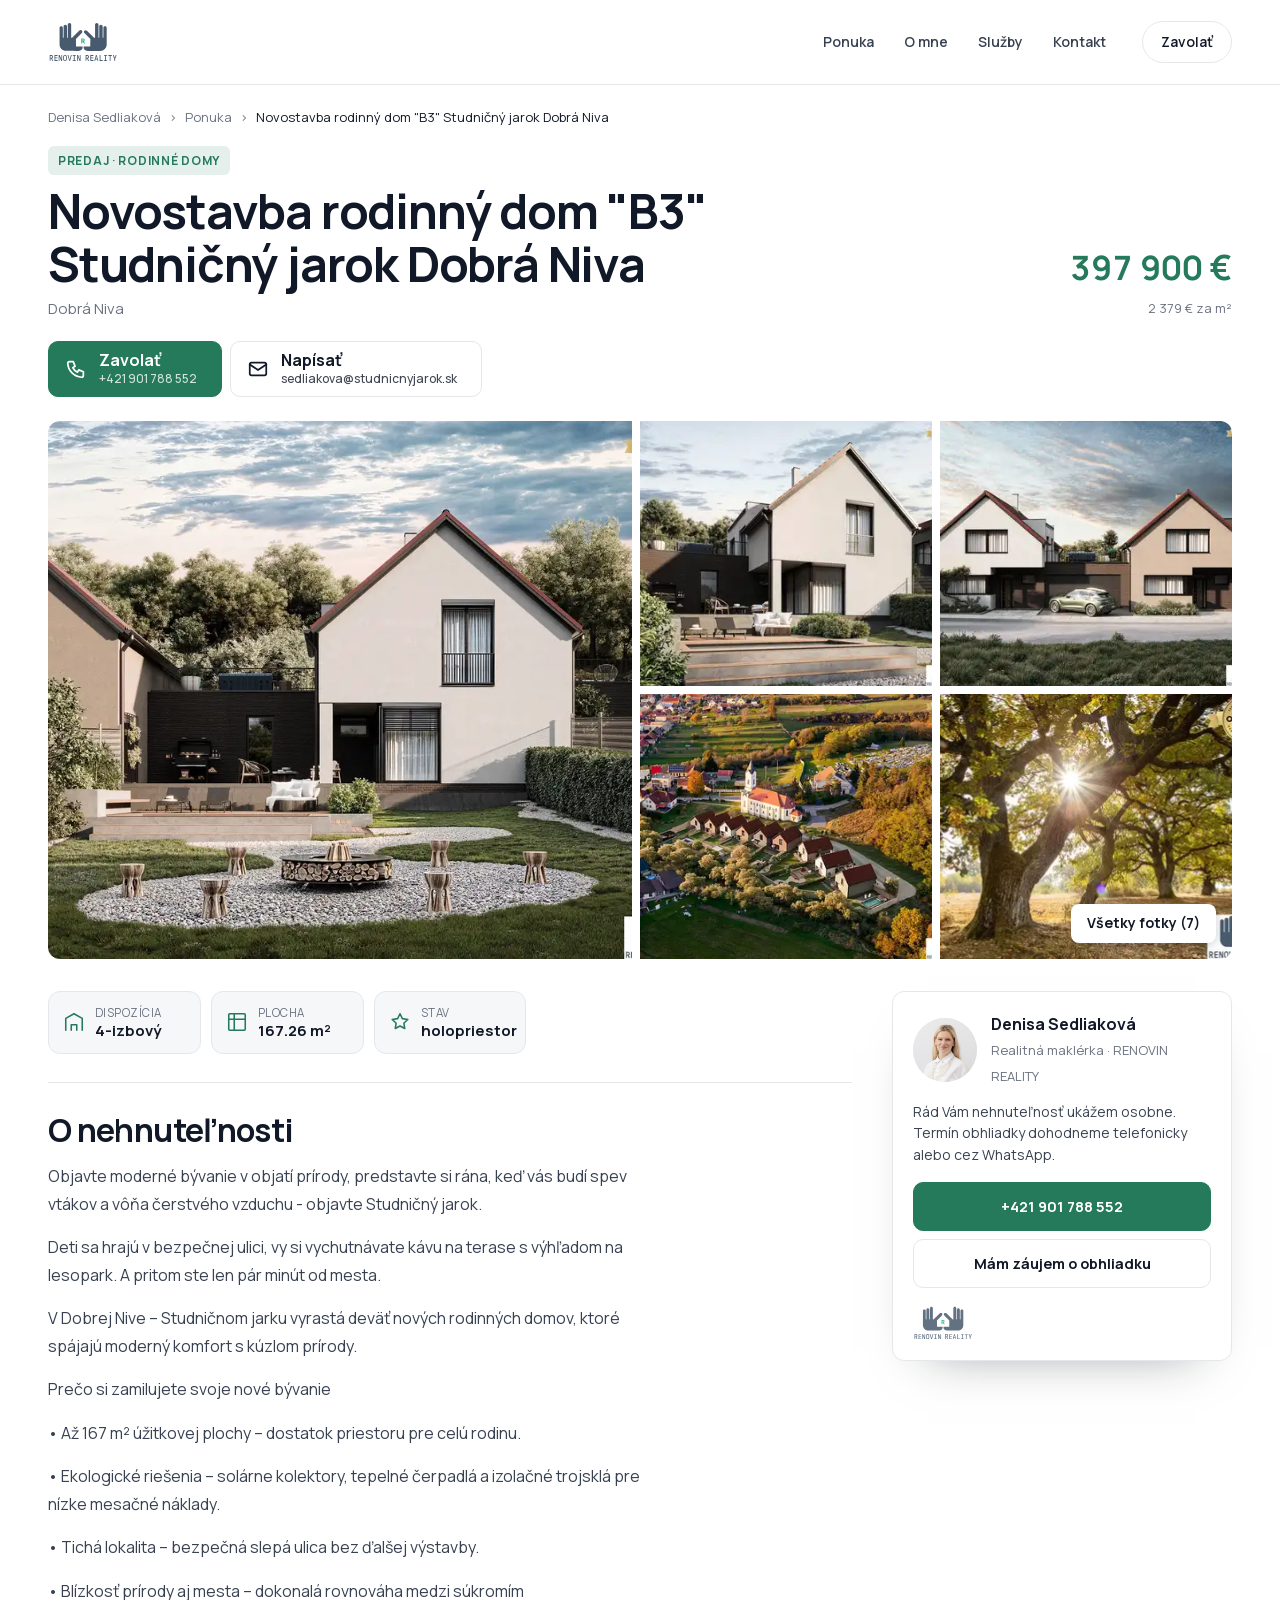
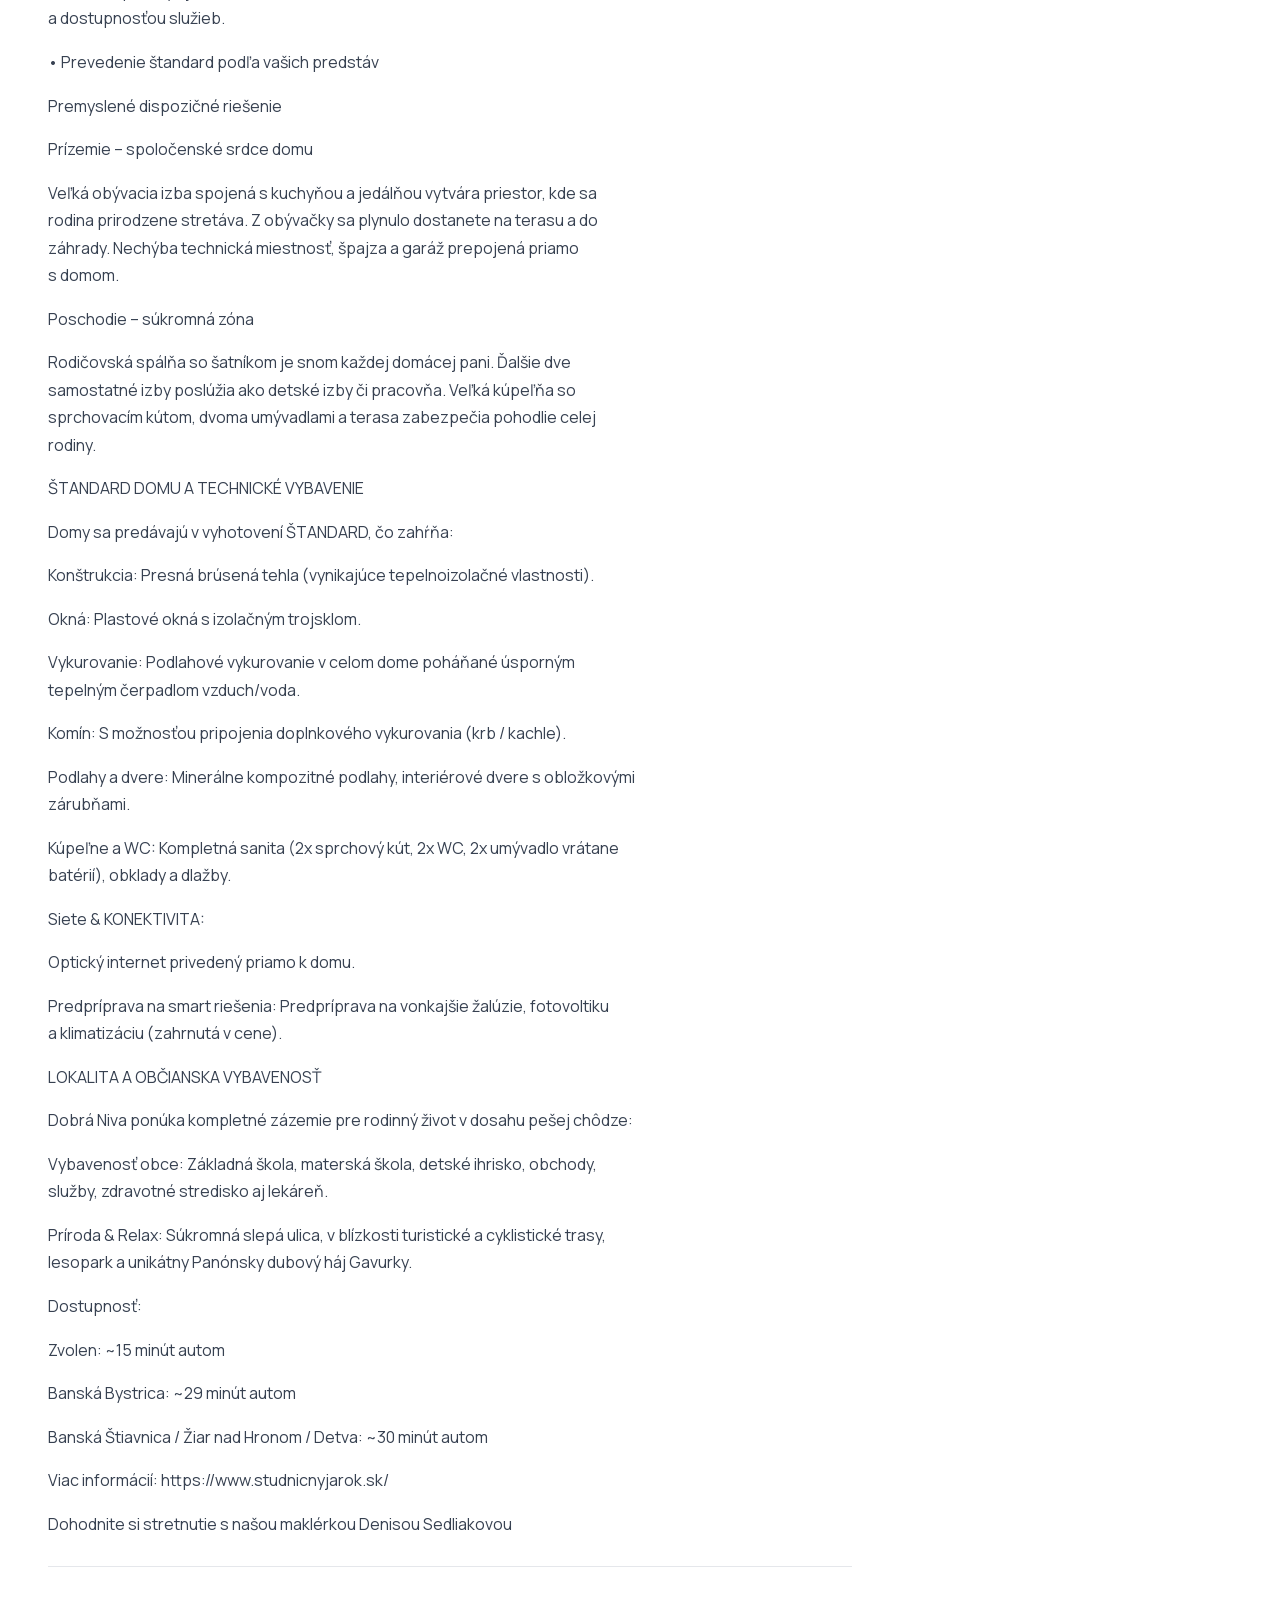
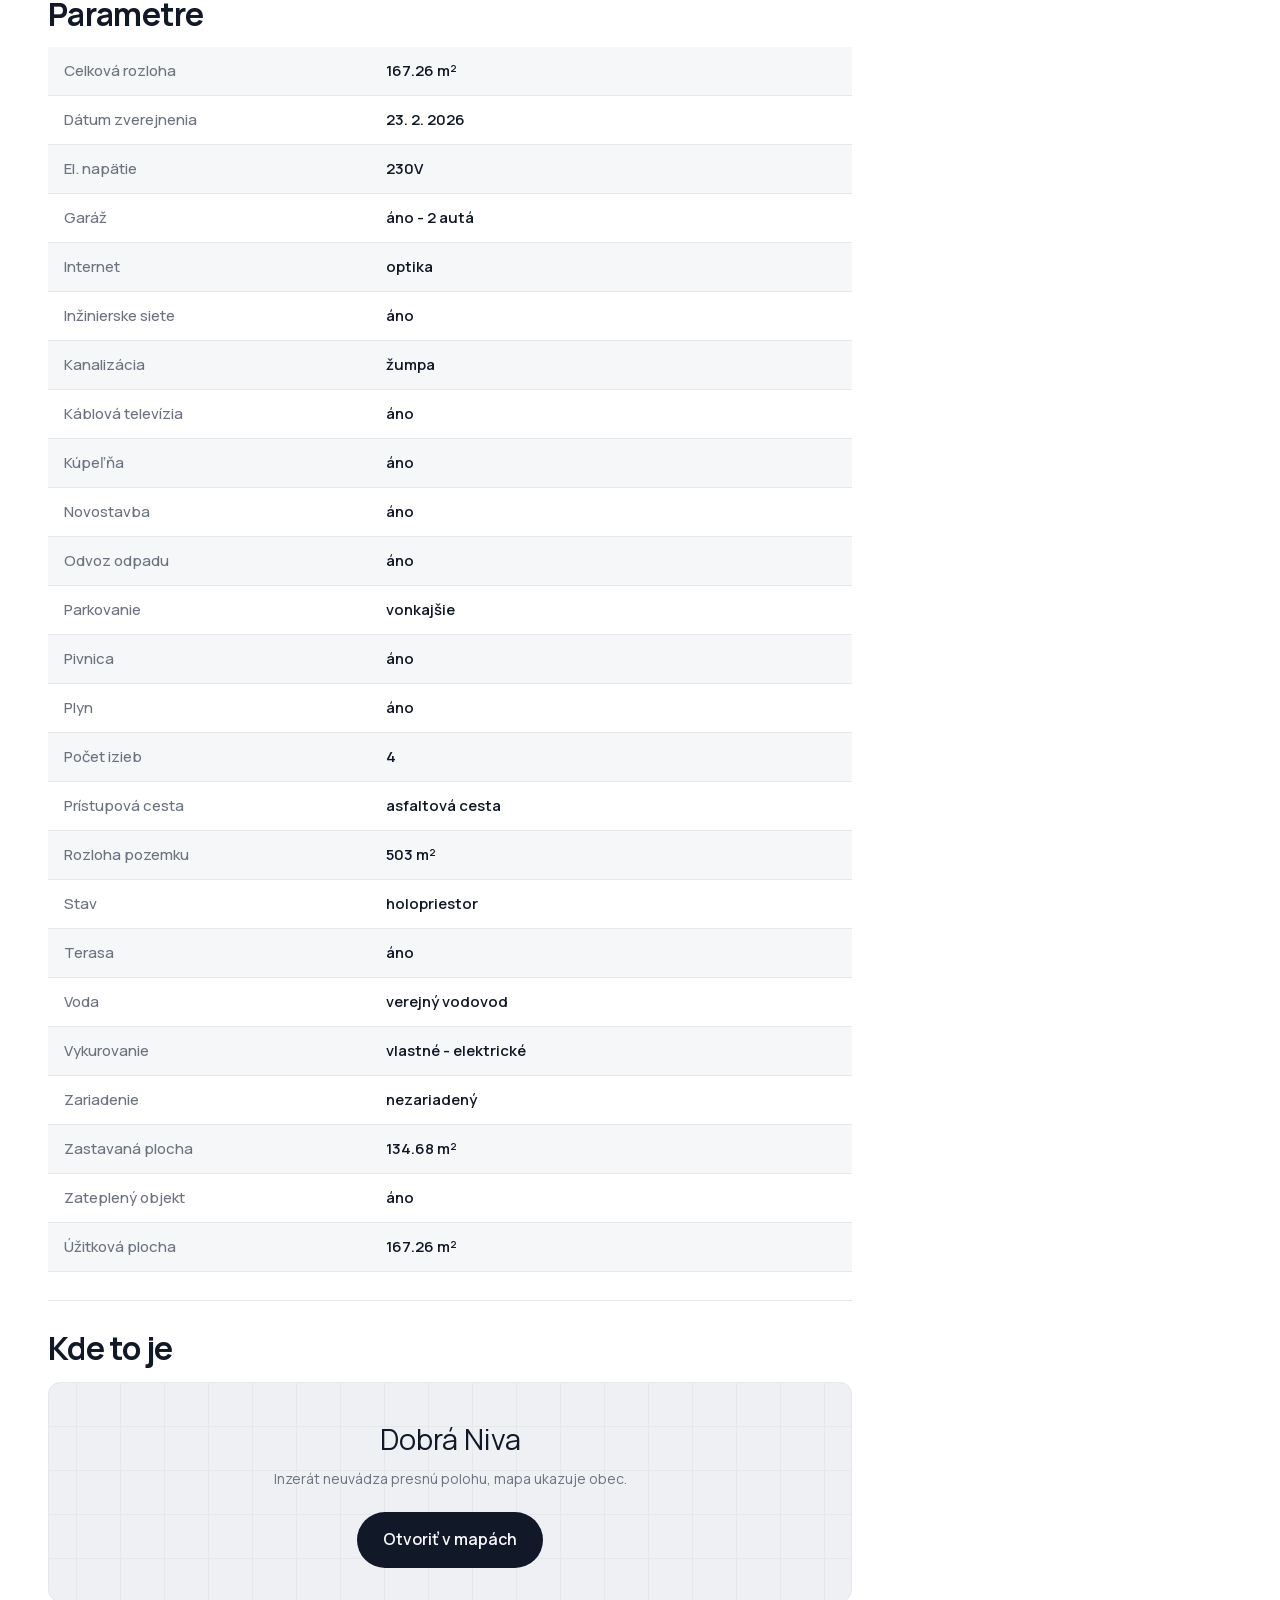
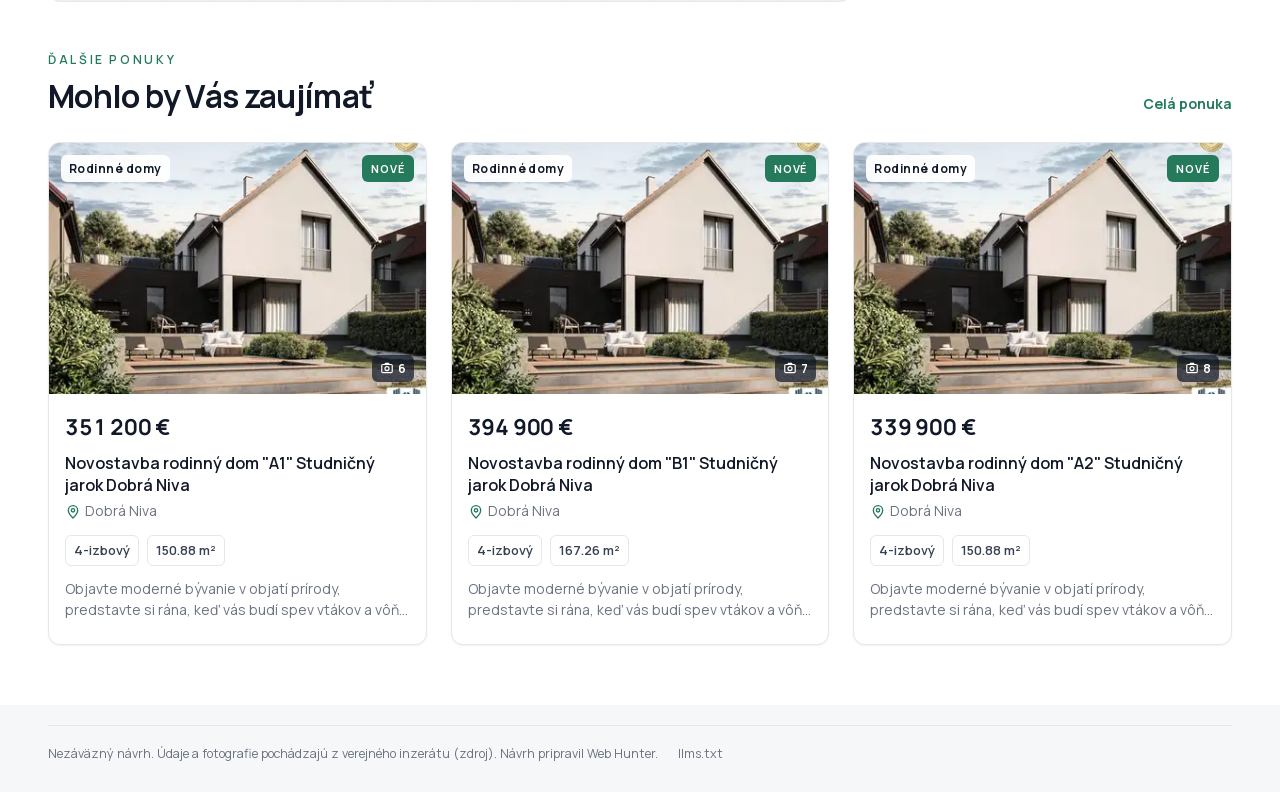
<file: denisa-sedliakova/novostavba-rodinny-dom-b3-studnicny-jarok-dobra-ni-975387/index.html>
<!doctype html>
<html lang="sk"><head>
<meta charset="utf-8">
<meta name="viewport" content="width=device-width,initial-scale=1">
<title>Novostavba rodinný dom &quot;B3&quot; Studničný jarok Dobrá Niva | Denisa Sedliaková</title>
<meta name="description" content="Objavte moderné bývanie v objatí prírody, predstavte si rána, keď vás budí spev vtákov a vôňa čerstvého vzduchu - objavte Studničný jarok.
Deti sa hrajú v bez">
<meta property="og:title" content="Novostavba rodinný dom &quot;B3&quot; Studničný jarok Dobrá Niva">
<meta property="og:description" content="Objavte moderné bývanie v objatí prírody, predstavte si rána, keď vás budí spev vtákov a vôňa čerstvého vzduchu - objavte Studničný jarok.
Deti sa hrajú v bez">
<meta property="og:type" content="website">
<meta property="og:locale" content="sk_SK">
<meta property="og:image" content="../assets/n/975387/00.webp">
<meta property="og:image:alt" content="Novostavba rodinný dom &quot;B3&quot; Studničný jarok Dobrá Niva">
<meta name="twitter:card" content="summary_large_image">
<meta name="twitter:title" content="Novostavba rodinný dom &quot;B3&quot; Studničný jarok Dobrá Niva">
<meta name="twitter:description" content="Objavte moderné bývanie v objatí prírody, predstavte si rána, keď vás budí spev vtákov a vôňa čerstvého vzduchu - objavte Studničný jarok.
Deti sa hrajú v bez">
<meta name="robots" content="noindex">
<script type="application/ld+json">{"@context":"https://schema.org","@graph":[{"@type":"House","@id":"#nemovitost","name":"Novostavba rodinný dom \"B3\" Studničný jarok Dobrá Niva","address":{"@type":"PostalAddress","addressCountry":"SK","addressLocality":"Dobrá Niva"},"description":"Objavte moderné bývanie v objatí prírody, predstavte si rána, keď vás budí spev vtákov a vôňa čerstvého vzduchu - objavte Studničný jarok.\nDeti sa hrajú v bez","photo":["../assets/n/975387/00.webp","../assets/n/975387/01.webp","../assets/n/975387/02.webp","../assets/n/975387/03.webp","../assets/n/975387/04.webp","../assets/n/975387/05.webp","../assets/n/975387/06.webp"],"floorSize":{"@type":"QuantitativeValue","value":167.26,"unitCode":"MTK"},"numberOfRooms":4,"additionalProperty":[{"@type":"PropertyValue","name":"Dispozice","value":"4-izbový"},{"@type":"PropertyValue","name":"Stav objektu","value":"holopriestor"}],"offers":{"@type":"Offer","price":397900,"priceCurrency":"EUR","availability":"https://schema.org/InStock","businessFunction":"http://purl.org/goodrelations/v1#Sell","seller":{"@id":"#kancelar"}}},{"@type":"RealEstateAgent","@id":"#kancelar","name":"RENOVIN REALITY","url":"https://www.renovinreality.sk/","logo":"../assets/logo.svg","telephone":"+421901788552","email":"projekt@renovin.sk","address":"Pribinova 55, 960 01 Zvolen"},{"@type":"Person","@id":"#makler","name":"Denisa Sedliaková","jobTitle":"realitný maklér","telephone":"+421901788552","email":"sedliakova@studnicnyjarok.sk","image":"../assets/portret.jpg","worksFor":{"@id":"#kancelar"}},{"@type":"RealEstateListing","name":"Novostavba rodinný dom \"B3\" Studničný jarok Dobrá Niva","mainEntity":{"@id":"#nemovitost"},"inLanguage":"sk-SK","description":"Objavte moderné bývanie v objatí prírody, predstavte si rána, keď vás budí spev vtákov a vôňa čerstvého vzduchu - objavte Studničný jarok.\nDeti sa hrajú v bez","primaryImageOfPage":"../assets/n/975387/00.webp","datePosted":"2026-10-19"}]}</script>
<link rel="preload" href="../assets/fonts/Manrope-latin-ext.woff2" as="font" type="font/woff2" crossorigin>
<link rel="stylesheet" href="../assets/style.css">
<link rel="stylesheet" href="../assets/makler.css">
<style>:root{--accent:#247a5b;--accent-deep:#0f3326}</style>
</head><body class="mk mk-detail">
<div class="mk-page">
<header class="mk-top mk-top--svetla"><div class="mk-in mk-top__in">
  <a class="mk-logo" href="../" aria-label="RENOVIN REALITY"><img src="../assets/logo.svg" alt="RENOVIN REALITY"></a>
  <nav class="mk-nav" aria-label="Hlavná">
    <a href="../nabidka/">Ponuka</a><a href="../o-mne/">O mne</a><a href="../sluzby/">Služby</a><a href="../kontakt/">Kontakt</a>
  </nav>
  <a class="mk-top__cta" href="tel:+421901788552">Zavolať</a>
</div></header>

<main class="mk-in dt">
<nav class="dt-drobky" aria-label="Kde ste"><a href="../">Denisa Sedliaková</a><span>›</span><a href="../nabidka/">Ponuka</a><span>›</span><em>Novostavba rodinný dom &quot;B3&quot; Studničný jarok Dobrá Niva</em></nav>
<div class="dt-hlava">
  <div><span class="dt-stitek">Predaj · Rodinné domy</span><h1>Novostavba rodinný dom &quot;B3&quot; Studničný jarok Dobrá Niva</h1><p class="dt-misto">Dobrá Niva</p></div>
  <div class="dt-cena"><b>397 900 €</b><span>2 379 € za m²</span></div>
</div>
<div class="mk-cta mk-cta--detail"><a class="mk-cta__b mk-cta__b--tel" href="tel:+421901788552"><svg viewBox="0 0 24 24" aria-hidden="true"><path d="M5 4h4l2 5-2.5 1.5a11 11 0 0 0 5 5L15 13l5 2v4a2 2 0 0 1-2 2A16 16 0 0 1 3 6a2 2 0 0 1 2-2"/></svg><span>Zavolať<small>+421 901 788 552</small></span></a><a class="mk-cta__b mk-cta__b--mail" href="mailto:sedliakova@studnicnyjarok.sk"><svg viewBox="0 0 24 24" aria-hidden="true"><rect x="3" y="5" width="18" height="14" rx="2"/><path d="m3 7 9 6 9-6"/></svg><span>Napísať<small>sedliakova@studnicnyjarok.sk</small></span></a></div>
<div class="dt-gal dt-gal--5">
  <button type="button" class="dt-gal__hl" data-i="0" aria-label="Zväčšiť fotografiu 1"><img src="../assets/n/975387/00.webp" srcset="../assets/n/975387/00_m.webp 400w, ../assets/n/975387/00.webp 900w" sizes="(max-width: 860px) 100vw, 760px" width="900" height="675" alt="Novostavba rodinný dom &quot;B3&quot; Studničný jarok Dobrá Niva, fotografia 1" fetchpriority="high" decoding="async"></button>
  <div class="dt-gal__mriez"><button type="button" class="dt-gal__m" data-i="1" aria-label="Fotografia 2"><img src="../assets/n/975387/01.webp" srcset="../assets/n/975387/01_m.webp 400w, ../assets/n/975387/01.webp 900w" sizes="(max-width: 860px) 50vw, 300px" width="900" height="675" alt="" loading="lazy" decoding="async"></button><button type="button" class="dt-gal__m" data-i="2" aria-label="Fotografia 3"><img src="../assets/n/975387/02.webp" srcset="../assets/n/975387/02_m.webp 400w, ../assets/n/975387/02.webp 900w" sizes="(max-width: 860px) 50vw, 300px" width="900" height="675" alt="" loading="lazy" decoding="async"></button><button type="button" class="dt-gal__m" data-i="3" aria-label="Fotografia 4"><img src="../assets/n/975387/03.webp" srcset="../assets/n/975387/03_m.webp 400w, ../assets/n/975387/03.webp 900w" sizes="(max-width: 860px) 50vw, 300px" width="900" height="675" alt="" loading="lazy" decoding="async"></button><button type="button" class="dt-gal__m" data-i="4" aria-label="Fotografia 5"><img src="../assets/n/975387/04.webp" srcset="../assets/n/975387/04_m.webp 400w, ../assets/n/975387/04.webp 900w" sizes="(max-width: 860px) 50vw, 300px" width="900" height="599" alt="" loading="lazy" decoding="async"></button></div>
  <button type="button" class="dt-gal__vsetky" data-i="0">Všetky fotky (7)</button>
  <ul class="dt-gal__zoznam" hidden><li data-src="../assets/n/975387/00.webp" data-w="900" data-h="675"></li><li data-src="../assets/n/975387/01.webp" data-w="900" data-h="675"></li><li data-src="../assets/n/975387/02.webp" data-w="900" data-h="675"></li><li data-src="../assets/n/975387/03.webp" data-w="900" data-h="675"></li><li data-src="../assets/n/975387/04.webp" data-w="900" data-h="599"></li><li data-src="../assets/n/975387/05.webp" data-w="738" data-h="406"></li><li data-src="../assets/n/975387/06.webp" data-w="900" data-h="675"></li></ul>
</div>
<div class="dt-lb" hidden role="dialog" aria-modal="true" aria-label="Fotografie: Novostavba rodinný dom &quot;B3&quot; Studničný jarok Dobrá Niva">
  <img class="dt-lb__img" alt="Novostavba rodinný dom &quot;B3&quot; Studničný jarok Dobrá Niva">
  <button type="button" class="dt-lb__x" aria-label="Zavrieť">×</button>
  <button type="button" class="dt-lb__nav dt-lb__prev" aria-label="Predchádzajúca fotografia">‹</button>
  <button type="button" class="dt-lb__nav dt-lb__next" aria-label="Ďalšia fotografia">›</button>
  <span class="dt-lb__pocet"></span>
</div>
<div class="dt-grid">
  <div class="dt-obsah">
    <ul class="dt-fakta"><li><svg viewBox="0 0 24 24" aria-hidden="true"><path d="M3 21V8l9-5 9 5v13"/><path d="M9 21v-6h6v6"/></svg><span>Dispozícia</span><b>4-izbový</b></li><li><svg viewBox="0 0 24 24" aria-hidden="true"><rect x="3" y="3" width="18" height="18" rx="1"/><path d="M3 9h18M9 3v18"/></svg><span>Plocha</span><b>167.26 m²</b></li><li><svg viewBox="0 0 24 24" aria-hidden="true"><path d="M12 3l2.6 5.3 5.9.9-4.3 4.1 1 5.8L12 16.4 6.8 19.1l1-5.8L3.5 9.2l5.9-.9z"/></svg><span>Stav</span><b>holopriestor</b></li></ul>
    
    <section class="dt-sekce" id="popis"><h2>O nehnuteľnosti</h2><div class="dt-prose"><p>Objavte moderné bývanie v objatí prírody, predstavte si rána, keď vás budí spev vtákov a vôňa čerstvého vzduchu - objavte Studničný jarok.</p><p>Deti sa hrajú v bezpečnej ulici, vy si vychutnávate kávu na terase s výhľadom na lesopark. A pritom ste len pár minút od mesta.</p><p>V Dobrej Nive – Studničnom jarku vyrastá deväť nových rodinných domov, ktoré spájajú moderný komfort s kúzlom prírody.</p><p>Prečo si zamilujete svoje nové bývanie</p><p>•	Až 167 m² úžitkovej plochy – dostatok priestoru pre celú rodinu.</p><p>• Ekologické riešenia – solárne kolektory, tepelné čerpadlá a izolačné trojsklá pre nízke mesačné náklady.</p><p>•	Tichá lokalita – bezpečná slepá ulica bez ďalšej výstavby.</p><p>•	Blízkosť prírody aj mesta – dokonalá rovnováha medzi súkromím a dostupnosťou služieb.</p><p>•	Prevedenie štandard podľa vašich predstáv</p><p>Premyslené dispozičné riešenie</p><p>Prízemie – spoločenské srdce domu</p><p>Veľká obývacia izba spojená s kuchyňou a jedálňou vytvára priestor, kde sa rodina prirodzene stretáva. Z obývačky sa plynulo dostanete na terasu a do záhrady. Nechýba technická miestnosť, špajza a garáž prepojená priamo s domom.</p><p>Poschodie – súkromná zóna</p><p>Rodičovská spálňa so šatníkom je snom každej domácej pani. Ďalšie dve samostatné izby poslúžia ako detské izby či pracovňa. Veľká kúpeľňa so sprchovacím kútom, dvoma umývadlami a terasa zabezpečia pohodlie celej rodiny.</p><p>ŠTANDARD DOMU A TECHNICKÉ VYBAVENIE</p><p>Domy sa predávajú v vyhotovení ŠTANDARD, čo zahŕňa:</p><p>Konštrukcia: Presná brúsená tehla (vynikajúce tepelnoizolačné vlastnosti).</p><p>Okná: Plastové okná s izolačným trojsklom.</p><p>Vykurovanie: Podlahové vykurovanie v celom dome poháňané úsporným tepelným čerpadlom vzduch/voda.</p><p>Komín: S možnosťou pripojenia doplnkového vykurovania (krb / kachle).</p><p>Podlahy a dvere: Minerálne kompozitné podlahy, interiérové dvere s obložkovými zárubňami.</p><p>Kúpeľne a WC: Kompletná sanita (2x sprchový kút, 2x WC, 2x umývadlo vrátane batérií), obklady a dlažby.</p><p>Siete &amp; KONEKTIVITA:</p><p>Optický internet privedený priamo k domu.</p><p>Predpríprava na smart riešenia: Predpríprava na vonkajšie žalúzie, fotovoltiku a klimatizáciu (zahrnutá v cene).</p><p>LOKALITA A OBČIANSKA VYBAVENOSŤ</p><p>Dobrá Niva ponúka kompletné zázemie pre rodinný život v dosahu pešej chôdze:</p><p>Vybavenosť obce: Základná škola, materská škola, detské ihrisko, obchody, služby, zdravotné stredisko aj lekáreň.</p><p>Príroda &amp; Relax: Súkromná slepá ulica, v blízkosti turistické a cyklistické trasy, lesopark a unikátny Panónsky dubový háj Gavurky.</p><p>Dostupnosť:</p><p>Zvolen: ~15 minút autom</p><p>Banská Bystrica: ~29 minút autom</p><p>Banská Štiavnica / Žiar nad Hronom / Detva: ~30 minút autom</p><p>Viac informácií: https://www.studnicnyjarok.sk/</p><p>Dohodnite si stretnutie s našou maklérkou Denisou Sedliakovou</p></div></section>
    <section class="dt-sekce" id="parametry"><h2>Parametre</h2><table class="dt-tab"><tbody><tr><th scope=row>Celková rozloha</th><td>167.26 m²</td></tr><tr><th scope=row>Dátum zverejnenia</th><td>23. 2. 2026</td></tr><tr><th scope=row>El. napätie</th><td>230V</td></tr><tr><th scope=row>Garáž</th><td>áno - 2 autá</td></tr><tr><th scope=row>Internet</th><td>optika</td></tr><tr><th scope=row>Inžinierske siete</th><td>áno</td></tr><tr><th scope=row>Kanalizácia</th><td>žumpa</td></tr><tr><th scope=row>Káblová televízia</th><td>áno</td></tr><tr><th scope=row>Kúpeľňa</th><td>áno</td></tr><tr><th scope=row>Novostavba</th><td>áno</td></tr><tr><th scope=row>Odvoz odpadu</th><td>áno</td></tr><tr><th scope=row>Parkovanie</th><td>vonkajšie</td></tr><tr><th scope=row>Pivnica</th><td>áno</td></tr><tr><th scope=row>Plyn</th><td>áno</td></tr><tr><th scope=row>Počet izieb</th><td>4</td></tr><tr><th scope=row>Prístupová cesta</th><td>asfaltová cesta</td></tr><tr><th scope=row>Rozloha pozemku</th><td>503 m²</td></tr><tr><th scope=row>Stav</th><td>holopriestor</td></tr><tr><th scope=row>Terasa</th><td>áno</td></tr><tr><th scope=row>Voda</th><td>verejný vodovod</td></tr><tr><th scope=row>Vykurovanie</th><td>vlastné - elektrické</td></tr><tr><th scope=row>Zariadenie</th><td>nezariadený</td></tr><tr><th scope=row>Zastavaná plocha</th><td>134.68 m²</td></tr><tr><th scope=row>Zateplený objekt</th><td>áno</td></tr><tr><th scope=row>Úžitková plocha</th><td>167.26 m²</td></tr></tbody></table></section>
    <section class="dt-sekce" id="mapa"><h2>Kde to je</h2><div class="map map--flat"><div class="map__ask">
  <p class="map__place">Dobrá Niva</p>
  <p class="map__note">Inzerát neuvádza presnú polohu, mapa ukazuje obec.</p>
  <a class="btn btn--dark" href="https://www.openstreetmap.org/search?query=Dobr%C3%A1%20Niva" target="_blank" rel="noopener">Otvoriť v mapách</a>
</div></div></section>
  </div>
  <aside class="dt-bok"><div class="dt-makler">
  <div class="dt-makler__hlava"><img class="dt-makler__foto" src="../assets/portret.jpg" alt="" width="56" height="56" loading="lazy"><div><b>Denisa Sedliaková</b><span>Realitná maklérka · RENOVIN REALITY</span></div></div>
  <p class="dt-makler__pozn">Rád Vám nehnuteľnosť ukážem osobne. Termín obhliadky dohodneme telefonicky alebo cez WhatsApp.</p>
  <div class="dt-makler__tl"><a class="dt-btn dt-btn--akcent" href="tel:+421901788552">+421 901 788 552</a><a class="dt-btn" href="mailto:sedliakova@studnicnyjarok.sk?subject=Otázka k nehnuteľnosti: Novostavba rodinný dom &quot;B3&quot; Studničný jarok Dobrá Niva">Mám záujem o obhliadku</a></div>
  <img class="dt-makler__logo" src="../assets/logo.svg" alt="RENOVIN REALITY" loading="lazy">
</div></aside>
</div>
<section class="dt-dalsi rv"><div class="mk-sec-h"><div><span class="eyebrow">Ďalšie ponuky</span>
  <h2>Mohlo by Vás zaujímať</h2></div><a class="dt-vse" href="../nabidka/">Celá ponuka</a></div>
  <div class="mk-mriz"><a class="mk-karta" href="../novostavba-rodinny-dom-a1-studnicny-jarok-dobra-ni-926059/" data-typ="dum" data-tr="ostatni" data-cena="351200" data-obec="Dobrá Niva" data-datum="2026-10-19" data-text="novostavba rodinný dom &quot;a1&quot; studničný jarok dobrá niva dobrá niva">
  <span class="mk-karta__foto"><img src="../assets/n/926059/00.webp" srcset="../assets/n/926059/00_m.webp 400w, ../assets/n/926059/00.webp 900w" sizes="(max-width: 700px) 100vw, 400px" width="900" height="675" alt="Novostavba rodinný dom &quot;A1&quot; Studničný jarok Dobrá Niva" loading="lazy" decoding="async"><span class="mk-karta__stitek">Rodinné domy</span><span class="mk-karta__nove">Nové</span><span class="mk-karta__pocet"><svg viewBox="0 0 24 24" aria-hidden="true"><rect x="3" y="6" width="18" height="14" rx="2"/><circle cx="12" cy="13" r="3.5"/><path d="M8 6l1.5-2h5L16 6"/></svg>6</span></span>
  <span class="mk-karta__telo"><span class="mk-karta__cena">351 200 €</span><b>Novostavba rodinný dom &quot;A1&quot; Studničný jarok Dobrá Niva</b>
    <span class="mk-karta__misto"><svg viewBox="0 0 24 24" aria-hidden="true"><path d="M12 21s-7-6.2-7-11.5a7 7 0 0 1 14 0C19 14.8 12 21 12 21z"/><circle cx="12" cy="9.5" r="2.5"/></svg>Dobrá Niva</span>
    <span class="mk-karta__chipy"><span>4-izbový</span><span>150.88 m²</span></span>
    <span class="mk-karta__popis">Objavte moderné bývanie v objatí prírody, predstavte si rána, keď vás budí spev vtákov a vôňa čerstvého vzduchu - objavte Studničný jarok. Deti sa…</span></span>
</a><a class="mk-karta" href="../novostavba-rodinny-dom-b1-studnicny-jarok-dobra-ni-926264/" data-typ="dum" data-tr="ostatni" data-cena="394900" data-obec="Dobrá Niva" data-datum="2026-10-19" data-text="novostavba rodinný dom &quot;b1&quot; studničný jarok dobrá niva dobrá niva">
  <span class="mk-karta__foto"><img src="../assets/n/926264/00.webp" srcset="../assets/n/926264/00_m.webp 400w, ../assets/n/926264/00.webp 900w" sizes="(max-width: 700px) 100vw, 400px" width="900" height="675" alt="Novostavba rodinný dom &quot;B1&quot; Studničný jarok Dobrá Niva" loading="lazy" decoding="async"><span class="mk-karta__stitek">Rodinné domy</span><span class="mk-karta__nove">Nové</span><span class="mk-karta__pocet"><svg viewBox="0 0 24 24" aria-hidden="true"><rect x="3" y="6" width="18" height="14" rx="2"/><circle cx="12" cy="13" r="3.5"/><path d="M8 6l1.5-2h5L16 6"/></svg>7</span></span>
  <span class="mk-karta__telo"><span class="mk-karta__cena">394 900 €</span><b>Novostavba rodinný dom &quot;B1&quot; Studničný jarok Dobrá Niva</b>
    <span class="mk-karta__misto"><svg viewBox="0 0 24 24" aria-hidden="true"><path d="M12 21s-7-6.2-7-11.5a7 7 0 0 1 14 0C19 14.8 12 21 12 21z"/><circle cx="12" cy="9.5" r="2.5"/></svg>Dobrá Niva</span>
    <span class="mk-karta__chipy"><span>4-izbový</span><span>167.26 m²</span></span>
    <span class="mk-karta__popis">Objavte moderné bývanie v objatí prírody, predstavte si rána, keď vás budí spev vtákov a vôňa čerstvého vzduchu - objavte Studničný jarok. Deti sa…</span></span>
</a><a class="mk-karta" href="../novostavba-rodinny-dom-a2-studnicny-jarok-dobra-ni-975377/" data-typ="dum" data-tr="ostatni" data-cena="339900" data-obec="Dobrá Niva" data-datum="2026-10-19" data-text="novostavba rodinný dom &quot;a2&quot; studničný jarok dobrá niva dobrá niva">
  <span class="mk-karta__foto"><img src="../assets/n/975377/00.webp" srcset="../assets/n/975377/00_m.webp 400w, ../assets/n/975377/00.webp 900w" sizes="(max-width: 700px) 100vw, 400px" width="900" height="675" alt="Novostavba rodinný dom &quot;A2&quot; Studničný jarok Dobrá Niva" loading="lazy" decoding="async"><span class="mk-karta__stitek">Rodinné domy</span><span class="mk-karta__nove">Nové</span><span class="mk-karta__pocet"><svg viewBox="0 0 24 24" aria-hidden="true"><rect x="3" y="6" width="18" height="14" rx="2"/><circle cx="12" cy="13" r="3.5"/><path d="M8 6l1.5-2h5L16 6"/></svg>8</span></span>
  <span class="mk-karta__telo"><span class="mk-karta__cena">339 900 €</span><b>Novostavba rodinný dom &quot;A2&quot; Studničný jarok Dobrá Niva</b>
    <span class="mk-karta__misto"><svg viewBox="0 0 24 24" aria-hidden="true"><path d="M12 21s-7-6.2-7-11.5a7 7 0 0 1 14 0C19 14.8 12 21 12 21z"/><circle cx="12" cy="9.5" r="2.5"/></svg>Dobrá Niva</span>
    <span class="mk-karta__chipy"><span>4-izbový</span><span>150.88 m²</span></span>
    <span class="mk-karta__popis">Objavte moderné bývanie v objatí prírody, predstavte si rána, keď vás budí spev vtákov a vôňa čerstvého vzduchu - objavte Studničný jarok. Deti sa…</span></span>
</a></div></section>
</main>
<footer class="mk-pata mk-pata--detail"><div class="mk-in"><div class="mk-pata__dole"><span>Nezáväzný návrh. Údaje a fotografie pochádzajú z verejného inzerátu (<a href="https://www.zoznamrealit.sk/novostavba-rodinny-dom-b3-studnicny-jarok-dobra-niva-975387" target="_blank" rel="noopener">zdroj</a>). Návrh pripravil Web Hunter.</span><a href="../llms.txt">llms.txt</a></div></div></footer>
</div>
<nav class="mk-lista" aria-label="Rýchly kontakt"><a href="tel:+421901788552"><svg viewBox="0 0 24 24" aria-hidden="true"><path d="M5 4h4l2 5-2.5 1.5a11 11 0 0 0 5 5L15 13l5 2v4a2 2 0 0 1-2 2A16 16 0 0 1 3 6a2 2 0 0 1 2-2"/></svg>Zavolať</a><a href="mailto:sedliakova@studnicnyjarok.sk"><svg viewBox="0 0 24 24" aria-hidden="true"><rect x="3" y="5" width="18" height="14" rx="2"/><path d="m3 7 9 6 9-6"/></svg>Napísať</a></nav>
<script>
// Video a 3D prohlídka: přehrávač se vloží až na klik, ne při načtení stránky.
document.querySelectorAll('.media-plocha').forEach(function(b){
  b.addEventListener('click', function(){
    var f=document.createElement('iframe');
    f.src=b.dataset.embed;
    f.title=b.getAttribute('aria-label')||'Prohlídka';
    f.allow='accelerometer; autoplay; encrypted-media; gyroscope; fullscreen; xr-spatial-tracking';
    f.setAttribute('allowfullscreen','');
    f.loading='lazy';
    b.replaceWith(f);
    f.focus({preventScroll:true});
  });
});

// Lepicí lišta se ukáže, až hero odjede z obrazovky.
const hero=document.querySelector('.hero'),bar=document.querySelector('.bar');
if(hero&&bar)new IntersectionObserver(([e])=>bar.classList.toggle('on',!e.isIntersecting),
  {threshold:0.08}).observe(hero);

// Sekce se odhalují při scrollu, jednou.
const rv=new IntersectionObserver((es)=>es.forEach(e=>{if(e.isIntersecting){
  e.target.classList.add('in');rv.unobserve(e.target)}}),{threshold:0.12});
document.querySelectorAll('.rv').forEach(el=>rv.observe(el));

// Slideshow: šipky, klávesnice, tah prstem, klik na náhled.
const show=document.getElementById('show');
if(show){
  const slides=[...show.querySelectorAll('.slide')];
  const thumbs=[...document.querySelectorAll('.thumb')];
  const now=document.getElementById('slide-now');
  let i=0;
  const go=n=>{
    i=(n+slides.length)%slides.length;
    slides.forEach((s,k)=>s.classList.toggle('is-on',k===i));
    thumbs.forEach((t,k)=>{t.classList.toggle('is-on',k===i);
      if(k===i)t.scrollIntoView({block:'nearest',inline:'center',behavior:'smooth'})});
    if(now)now.textContent=i+1;
    // Sousední fotku předběžně načteme, ať další snímek neproblikne.
    const nx=slides[(i+1)%slides.length].querySelector('img');
    if(nx&&nx.loading==='lazy'){nx.loading='eager';}
  };
  show.querySelector('.show__prev').onclick=()=>go(i-1);
  show.querySelector('.show__next').onclick=()=>go(i+1);
  thumbs.forEach(t=>t.onclick=()=>go(+t.dataset.t));
  document.addEventListener('keydown',e=>{
    if(e.key==='ArrowLeft')go(i-1); if(e.key==='ArrowRight')go(i+1)});
  let x0=null;
  show.addEventListener('touchstart',e=>{x0=e.touches[0].clientX},{passive:true});
  show.addEventListener('touchend',e=>{
    if(x0===null)return; const dx=e.changedTouches[0].clientX-x0;
    if(Math.abs(dx)>45)go(dx<0?i+1:i-1); x0=null},{passive:true});
}

// Mapa se načte sama, ale až když na ni dojde scroll. Kdo se k ní nedostane,
// nestáhne ani dlaždici.
const map=document.querySelector('[data-map]');
if(map){
  const load=()=>{
    map.classList.add('is-on');
    map.querySelectorAll('.map__tiles img[data-src]').forEach(img=>{
      img.onload=()=>img.classList.add('is-on');
      img.src=img.dataset.src; img.removeAttribute('data-src');
    });
  };
  new IntersectionObserver((es,o)=>{if(es[0].isIntersecting){load();o.disconnect();}},
    {rootMargin:'400px'}).observe(map);
}

document.querySelectorAll('.dt-video').forEach(function(b){b.addEventListener('click',function(){
  var f=document.createElement('iframe');
  f.src=b.dataset.embed||('https://www.youtube-nocookie.com/embed/'+b.dataset.yt+'?autoplay=1&rel=0');
  f.title=b.getAttribute('aria-label');f.loading='lazy';
  f.allow='autoplay; encrypted-media; picture-in-picture; fullscreen; xr-spatial-tracking; gyroscope; accelerometer';
  f.allowFullscreen=true;f.className='dt-video__frame';b.replaceWith(f)})});

(function(){var lb=document.querySelector('.dt-lb');if(!lb)return;
var src=[].slice.call(document.querySelectorAll('.dt-gal__zoznam li')).map(function(l){return l.dataset.src}),i=0,
  img=lb.querySelector('.dt-lb__img'),poc=lb.querySelector('.dt-lb__pocet'),spat=null;
function ukaz(n){i=(n+src.length)%src.length;img.src=src[i];poc.textContent=(i+1)+' / '+src.length}
function otvor(n){spat=document.activeElement;ukaz(n);lb.hidden=false;document.body.style.overflow='hidden';lb.querySelector('.dt-lb__x').focus()}
function zavri(){lb.hidden=true;document.body.style.overflow='';if(spat)spat.focus()}
document.querySelectorAll('.dt-gal [data-i]').forEach(function(b){b.addEventListener('click',function(){otvor(+b.dataset.i)})});
lb.querySelector('.dt-lb__x').addEventListener('click',zavri);
lb.querySelector('.dt-lb__prev').addEventListener('click',function(){ukaz(i-1)});
lb.querySelector('.dt-lb__next').addEventListener('click',function(){ukaz(i+1)});
lb.addEventListener('click',function(e){if(e.target===lb)zavri()});
addEventListener('keydown',function(e){if(lb.hidden)return;if(e.key==='Escape')zavri();if(e.key==='ArrowLeft')ukaz(i-1);if(e.key==='ArrowRight')ukaz(i+1)});
var x0=null;lb.addEventListener('touchstart',function(e){x0=e.touches[0].clientX},{passive:true});
lb.addEventListener('touchend',function(e){if(x0===null)return;var d=e.changedTouches[0].clientX-x0;if(Math.abs(d)>40)ukaz(i+(d<0?1:-1));x0=null})})();
</script>
</body></html>
</file>
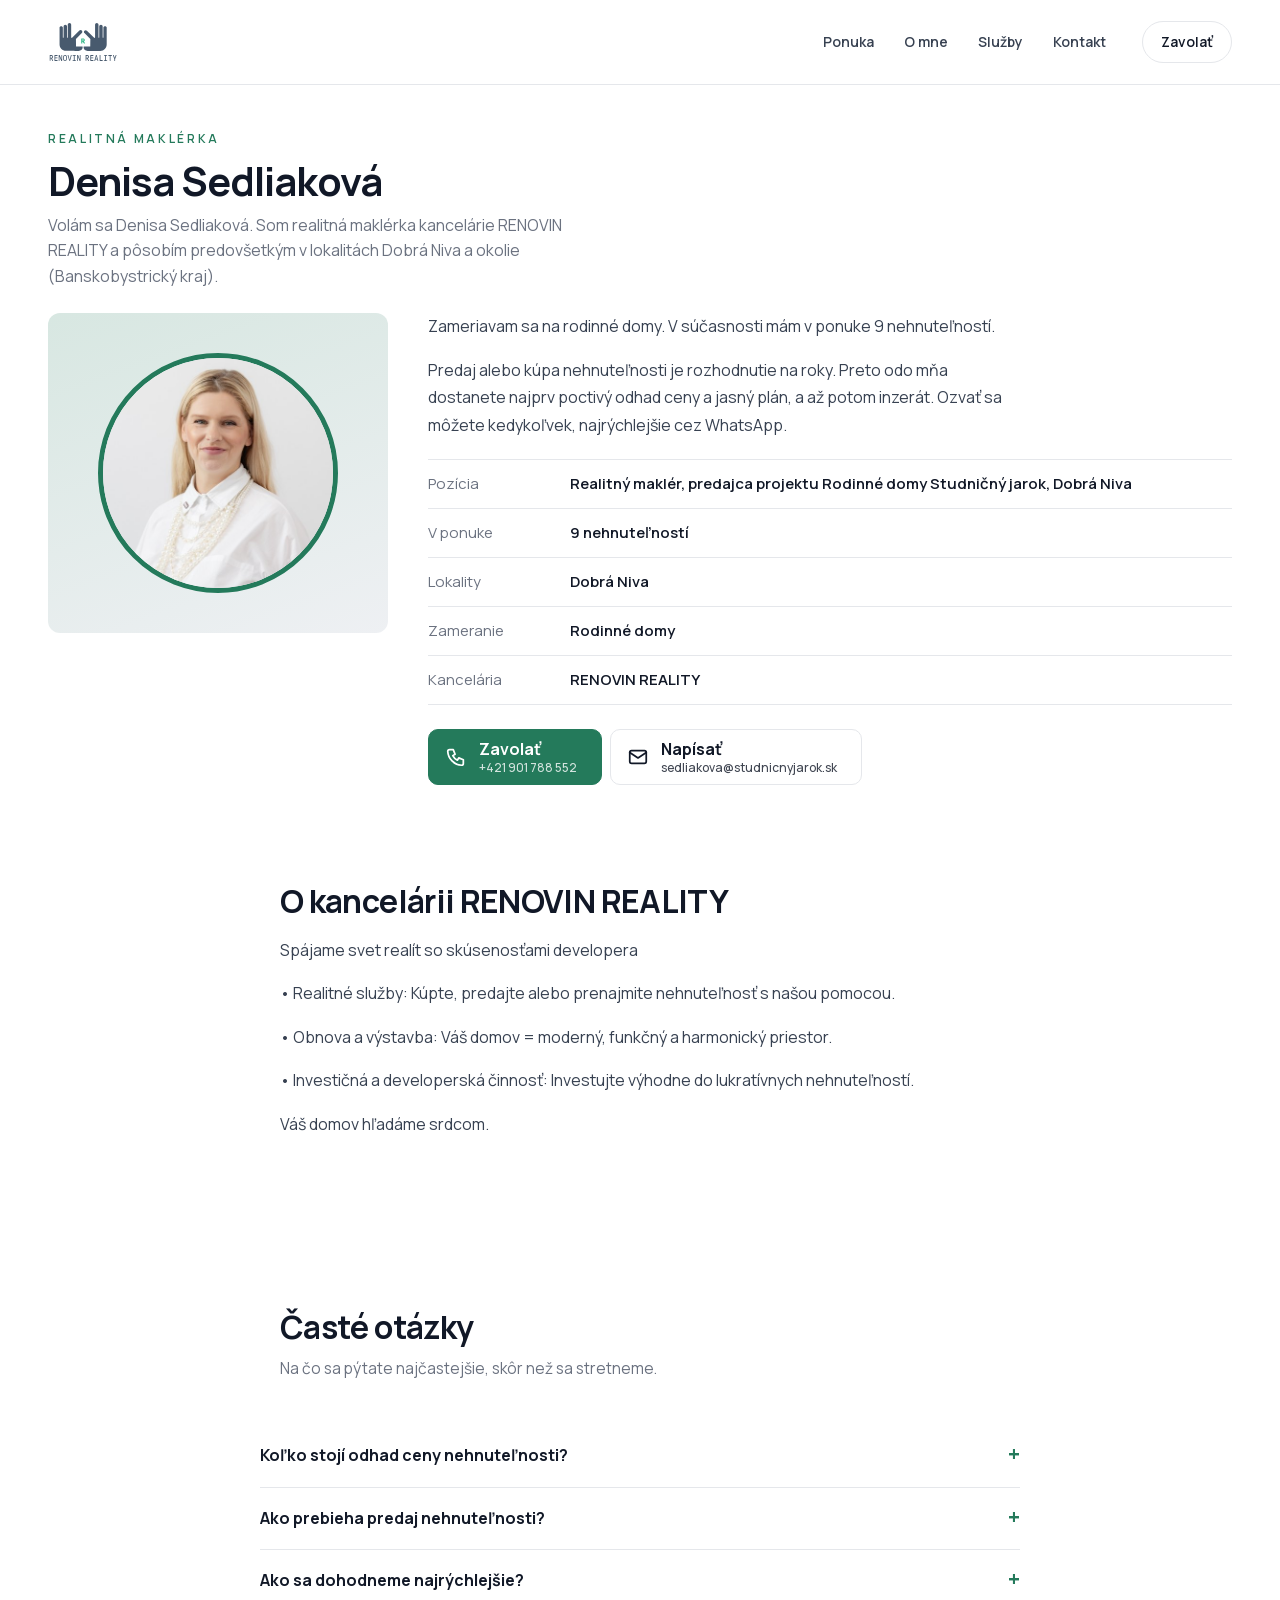
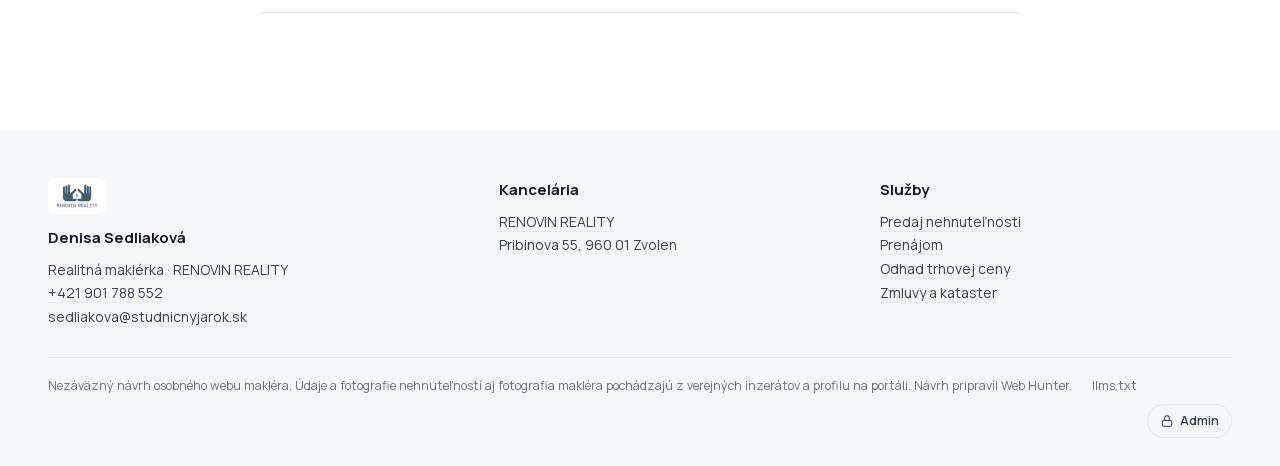
<file: denisa-sedliakova/o-mne/index.html>
<!doctype html>
<html lang="sk"><head>
<meta charset="utf-8">
<meta name="viewport" content="width=device-width,initial-scale=1">
<title>O mne | Denisa Sedliaková</title>
<meta name="description" content="Volám sa Denisa Sedliaková. Som realitná maklérka kancelárie RENOVIN REALITY a pôsobím predovšetkým v lokalitách Dobrá Niva a okolie (Banskobystrický kraj).">
<meta property="og:title" content="O mne | Denisa Sedliaková">
<meta property="og:description" content="Volám sa Denisa Sedliaková. Som realitná maklérka kancelárie RENOVIN REALITY a pôsobím predovšetkým v lokalitách Dobrá Niva a okolie (Banskobystrický kraj).">
<meta property="og:type" content="website"><meta property="og:locale" content="sk_SK">

<meta name="robots" content="noindex">
<link rel="preload" href="../assets/fonts/Manrope-latin-ext.woff2" as="font" type="font/woff2" crossorigin>
<link rel="stylesheet" href="../assets/style.css">
<link rel="stylesheet" href="../assets/makler.css">
<style>:root{--accent:#247a5b;--accent-deep:#0f3326}</style>
</head><body class="mk mk-str ">
<div class="mk-page">
<header class="mk-top mk-top--svetla" id="top"><div class="mk-in mk-top__in">
  <a class="mk-logo" href="../" aria-label="RENOVIN REALITY"><img src="../assets/logo.svg" alt="RENOVIN REALITY"></a>
  <nav class="mk-nav" aria-label="Hlavná"><a href="../nabidka/">Ponuka</a><a href="../o-mne/" aria-current=page>O mne</a><a href="../sluzby/">Služby</a><a href="../kontakt/">Kontakt</a></nav>
  <a class="mk-top__cta" href="tel:+421901788552">Zavolať</a>
  <button class="mk-burger" type="button" aria-label="Otvoriť menu" aria-expanded="false"><span></span></button>
</div></header>
<main class="mk-str__telo">
<div class="mk-in mk-str__hlava"><span class="eyebrow">Realitná maklérka</span><h1>Denisa Sedliaková</h1><p>Volám sa Denisa Sedliaková. Som realitná maklérka kancelárie RENOVIN REALITY a pôsobím predovšetkým v lokalitách Dobrá Niva a okolie (Banskobystrický kraj).</p></div><div class="mk-in mk-omne-str">
  <div class="mk-omne-str__foto mk-omne-str__foto--portret"><img src="../assets/portret.jpg" alt="Denisa Sedliaková"></div>
  <div><div class="dt-prose"><p>Zameriavam sa na rodinné domy. V súčasnosti mám v ponuke 9 nehnuteľností.</p><p>Predaj alebo kúpa nehnuteľnosti je rozhodnutie na roky. Preto odo mňa dostanete najprv poctivý odhad ceny a jasný plán, a až potom inzerát. Ozvať sa môžete kedykoľvek, najrýchlejšie cez WhatsApp.</p></div>
    <dl class="mk-fakta-tab"><div><dt>Pozícia</dt><dd>Realitný maklér, predajca projektu Rodinné domy Studničný jarok, Dobrá Niva</dd></div><div><dt>V ponuke</dt><dd>9 nehnuteľností</dd></div><div><dt>Lokality</dt><dd>Dobrá Niva</dd></div><div><dt>Zameranie</dt><dd>Rodinné domy</dd></div><div><dt>Kancelária</dt><dd>RENOVIN REALITY</dd></div></dl>
    <div class="mk-cta "><a class="mk-cta__b mk-cta__b--tel" href="tel:+421901788552"><svg viewBox="0 0 24 24" aria-hidden="true"><path d="M5 4h4l2 5-2.5 1.5a11 11 0 0 0 5 5L15 13l5 2v4a2 2 0 0 1-2 2A16 16 0 0 1 3 6a2 2 0 0 1 2-2"/></svg><span>Zavolať<small>+421 901 788 552</small></span></a><a class="mk-cta__b mk-cta__b--mail" href="mailto:sedliakova@studnicnyjarok.sk"><svg viewBox="0 0 24 24" aria-hidden="true"><rect x="3" y="5" width="18" height="14" rx="2"/><path d="m3 7 9 6 9-6"/></svg><span>Napísať<small>sedliakova@studnicnyjarok.sk</small></span></a></div></div>
</div><section class="rv mk-kancelar"><div class="mk-in">
  <div class="mk-nadpis"><h2>O kancelárii RENOVIN REALITY</h2></div>
  <div class="dt-prose"><p>Spájame svet realít so skúsenosťami developera</p><p>• Realitné služby: Kúpte, predajte alebo prenajmite nehnuteľnosť s našou pomocou.</p><p>• Obnova a výstavba: Váš domov = moderný, funkčný a harmonický priestor.</p><p>• Investičná a developerská činnosť: Investujte výhodne do lukratívnych nehnuteľností.</p><p>Váš domov hľadáme srdcom.</p></div>
</div></section><section id="faq" class="rv"><div class="mk-in">
  <div class="mk-nadpis"><h2>Časté otázky</h2><p>Na čo sa pýtate najčastejšie, skôr než sa stretneme.</p></div>
  <div class="mk-faq"><details><summary>Koľko stojí odhad ceny nehnuteľnosti?</summary><p>Odhad trhovej ceny vychádza z aktuálnych ponúk a predajov v lokalite, nie z cenníkových tabuliek. Podmienky Vám poviem pri prvom telefonáte.</p></details><details><summary>Ako prebieha predaj nehnuteľnosti?</summary><p>Najprv obhliadka a odhad ceny, potom príprava prezentácie (fotografie, popis, inzercia), obhliadky so záujemcami, rezervačná zmluva, kúpna zmluva, návrh na vklad do katastra a odovzdanie nehnuteľnosti. O každom kroku viete vopred.</p></details><details><summary>Ako sa dohodneme najrýchlejšie?</summary><p>Najrýchlejšie cez WhatsApp alebo telefón. Termín stretnutia alebo obhliadky dohodneme podľa Vás.</p></details></div>
</div></section>
</main>
<footer id="kontakt" class="mk-pata"><div class="mk-in">
  <div class="mk-pata__grid">
    <div><img class="mk-pata__logo" src="../assets/logo.svg" alt="RENOVIN REALITY" loading="lazy"><b>Denisa Sedliaková</b><p>Realitná maklérka · RENOVIN REALITY</p>
      <ul><li><a href="tel:+421901788552">+421 901 788 552</a></li><li><a href="mailto:sedliakova@studnicnyjarok.sk">sedliakova@studnicnyjarok.sk</a></li></ul></div>
    <div><b>Kancelária</b><ul><li><a href="https://www.renovinreality.sk/" target=_blank rel=noopener>RENOVIN REALITY</a></li><li>Pribinova 55, 960 01 Zvolen</li></ul></div>
    <div><b>Služby</b><ul><li><a href="../sluzby/">Predaj nehnuteľnosti</a></li><li><a href="../sluzby/">Prenájom</a></li><li><a href="../sluzby/">Odhad trhovej ceny</a></li><li><a href="../sluzby/">Zmluvy a kataster</a></li></ul></div>
  </div>
  <div class="mk-pata__dole"><span>Nezáväzný návrh osobného webu makléra. Údaje a fotografie nehnuteľností aj fotografia makléra pochádzajú z verejných inzerátov a profilu na portáli. Návrh pripravil Web Hunter.</span><a href="../llms.txt">llms.txt</a>
    <a class="mk-admin" href="../admin/"><svg viewBox="0 0 24 24" aria-hidden="true"><rect x="4" y="11" width="16" height="10" rx="2"/><path d="M8 11V7a4 4 0 0 1 8 0v4"/></svg>Admin</a></div>
</div></footer>
<nav class="mk-lista" aria-label="Rýchly kontakt"><a href="tel:+421901788552"><svg viewBox="0 0 24 24" aria-hidden="true"><path d="M5 4h4l2 5-2.5 1.5a11 11 0 0 0 5 5L15 13l5 2v4a2 2 0 0 1-2 2A16 16 0 0 1 3 6a2 2 0 0 1 2-2"/></svg>Zavolať</a><a href="mailto:sedliakova@studnicnyjarok.sk"><svg viewBox="0 0 24 24" aria-hidden="true"><rect x="3" y="5" width="18" height="14" rx="2"/><path d="m3 7 9 6 9-6"/></svg>Napísať</a></nav>
</div>
<script>
(function(){
var top=document.querySelector('.mk-top'),burger=document.querySelector('.mk-burger'),hero=document.querySelector('.mk-hero');
if(top&&hero){var prah=0;function lista(){if(!prah)prah=hero.offsetHeight-120;top.classList.toggle('on',window.scrollY>prah)}
  lista();addEventListener('scroll',lista,{passive:true})}
addEventListener('error',function(e){var t=e.target;if(t&&t.tagName==='IMG'){t.classList.add('is-broken');if(t.parentNode)t.parentNode.classList.add('bez-fotky')}},true);
var mapa=document.querySelector('[data-mapa]');
if(mapa){var vrstva=mapa.querySelector('.mk-mapa__dlazdice');function skal(){var w=mapa.clientWidth,W=parseInt(vrstva.style.width,10)||1;vrstva.style.transform='scale('+(w/W)+')'}
  skal();addEventListener('resize',skal);var nacti=function(){mapa.classList.add('is-on');mapa.querySelectorAll('img[data-src]').forEach(function(i){i.onload=function(){i.classList.add('is-on')};i.src=i.dataset.src;i.removeAttribute('data-src')})};
  if('IntersectionObserver' in window){new IntersectionObserver(function(es,o){if(es[0].isIntersecting){nacti();o.disconnect()}},{rootMargin:'400px'}).observe(mapa)}else nacti()}
var razeni=document.querySelector('.mk-razeni');
if(razeni){razeni.addEventListener('change',function(){var m=document.querySelector('.mk-mriz'),k=[].slice.call(m.querySelectorAll('.mk-karta')),v=razeni.value;
  k.sort(function(a,b){if(v==='cena-asc')return (+a.dataset.cena||9e15)-(+b.dataset.cena||9e15);if(v==='cena-desc')return (+b.dataset.cena)-(+a.dataset.cena);return (b.dataset.datum||'').localeCompare(a.dataset.datum||'')});
  k.forEach(function(x){m.appendChild(x)})})}
if(burger){burger.addEventListener('click',function(){var o=top.classList.toggle('menu');
  burger.setAttribute('aria-expanded',o?'true':'false')});
  top.querySelectorAll('.mk-nav a').forEach(function(a){a.addEventListener('click',function(){
    top.classList.remove('menu');burger.setAttribute('aria-expanded','false')})})}
document.querySelectorAll('.rv').forEach(function(el){el.classList.add('in')});
var qs=new URLSearchParams(location.search),stav={typ:qs.get('typ')||'',tr:'',q:qs.get('q')||''},karty=[].slice.call(document.querySelectorAll('.mk-karta')),
  pocet=document.querySelector('[data-pocet]'),prazdno=document.querySelector('.mk-prazdno'),
  form=document.getElementById('hledani'),pole=form?form.querySelector('input'):null;
function norm(s){return (s||'').toLowerCase().normalize('NFD').replace(/[̀-ͯ]/g,'')}
stav.min=0;stav.max=0;stav.lok='';
function filtr(){var n=0,q=norm(stav.q);karty.forEach(function(k){var c=+k.dataset.cena||0,ok=(!stav.typ||k.dataset.typ===stav.typ)&&
  (!stav.tr||k.dataset.tr===stav.tr)&&(!q||norm(k.dataset.text).indexOf(q)>-1)&&(!stav.lok||k.dataset.obec===stav.lok)&&
  (!stav.min||c>=stav.min)&&(!stav.max||(c&&c<=stav.max));k.hidden=!ok;if(ok)n++});
  if(pocet)pocet.textContent=n;if(prazdno)prazdno.hidden=n>0;
  var ft=document.querySelector('[data-f-typ]');if(ft)ft.value=stav.typ}
var fp=document.querySelector('.mk-fpanel');
if(fp){fp.addEventListener('input',function(e){var t=e.target,d=t.dataset;
  if('fTyp' in d){stav.typ=t.value;document.querySelectorAll('.mk-tab').forEach(function(x){x.classList.toggle('is-on',x.getAttribute('data-typ')===stav.typ)})}
  if('fTr' in d)stav.tr=t.value;if('fLok' in d)stav.lok=t.value;if('fQ' in d)stav.q=t.value;
  if('fMin' in d)stav.min=+t.value||0;if('fMax' in d)stav.max=+t.value||0;filtr()});
  fp.addEventListener('reset',function(){setTimeout(function(){stav.typ='';stav.tr='';stav.lok='';stav.min=0;stav.max=0;stav.q='';if(pole)pole.value='';
    document.querySelectorAll('.mk-tab').forEach(function(x){x.classList.toggle('is-on',!x.getAttribute('data-typ'))});filtr()},0)})}
document.querySelectorAll('.mk-tab').forEach(function(b){b.addEventListener('click',function(){
  stav.typ=b.getAttribute('data-typ');document.querySelectorAll('.mk-tab').forEach(function(x){x.classList.toggle('is-on',x===b)});filtr()})});
document.querySelectorAll('.mk-pil').forEach(function(b){b.addEventListener('click',function(){
  stav.tr=b.getAttribute('data-tr');b.parentNode.querySelectorAll('.mk-pil').forEach(function(x){x.classList.toggle('is-on',x===b)});filtr()})});
if(pole){pole.addEventListener('input',function(){stav.q=pole.value;filtr()})}
if(form){form.addEventListener('submit',function(e){var c=document.getElementById('nabidka');
  if(!c||!karty.length||form.getAttribute('action')&&!document.body.classList.contains('mk-nabidka-str')){
    if(form.getAttribute('action')){e.preventDefault();location.href=form.getAttribute('action')+'?typ='+encodeURIComponent(stav.typ)+'&q='+encodeURIComponent(pole?pole.value:'');return}}
  e.preventDefault();stav.q=pole?pole.value:'';filtr();if(c)c.scrollIntoView({block:'start'})})}
if(pole&&stav.q)pole.value=stav.q;var fq=document.querySelector('[data-f-q]');if(fq&&stav.q)fq.value=stav.q;
document.querySelectorAll('.mk-tab').forEach(function(b){b.classList.toggle('is-on',b.getAttribute('data-typ')===stav.typ)});
if(karty.length)filtr();
})();
</script>
</body></html>
</file>
<file: denisa-sedliakova/assets/style.css>
@font-face{font-family:Fraunces;src:url(fonts/Fraunces-latin-ext.woff2)format('woff2');font-weight:300 700;font-display:swap;unicode-range:U+0100-02BA,U+02BD-02C5,U+02C7-02CC,U+02CE-02D7,U+02DD-02FF,U+0304,U+0308,U+0329,U+1D00-1DBF,U+1E00-1E9F,U+1EF2-1EFF,U+2020,U+20A0-20AB,U+20AD-20C0,U+2113,U+2C60-2C7F,U+A720-A7FF}@font-face{font-family:Fraunces;src:url(fonts/Fraunces-latin.woff2)format('woff2');font-weight:300 700;font-display:swap}@font-face{font-family:Manrope;src:url(fonts/Manrope-latin-ext.woff2)format('woff2');font-weight:300 700;font-display:swap;unicode-range:U+0100-02BA,U+02BD-02C5,U+02C7-02CC,U+02CE-02D7,U+02DD-02FF,U+0304,U+0308,U+0329,U+1D00-1DBF,U+1E00-1E9F,U+1EF2-1EFF,U+2020,U+20A0-20AB,U+20AD-20C0,U+2113,U+2C60-2C7F,U+A720-A7FF}@font-face{font-family:Manrope;src:url(fonts/Manrope-latin.woff2)format('woff2');font-weight:300 700;font-display:swap}:root{--paper:#f6f3ed;--paper-deep:#efeae1;--ink:#17150f;--ink-soft:#3a362c;--muted:#6d675b;--line:#e0dad0;--accent:#8a6a3b;--accent-deep:#6d5330;--wa:#25d366;--wa-ink:#08301a;--display:Fraunces,Georgia,'Times New Roman',serif;--body:Manrope,-apple-system,BlinkMacSystemFont,'Segoe UI',sans-serif;--s1:8px;--s2:16px;--s3:24px;--s4:32px;--s5:48px;--s6:64px;--s7:96px;--s8:128px;--shell:min(1200px,92vw)}*,*::before,*::after{box-sizing:border-box}html{scroll-behavior:smooth}@media(prefers-reduced-motion:reduce){html{scroll-behavior:auto}*,*::before,*::after{animation-duration:.01ms!important;transition-duration:.01ms!important}}body{margin:0;background:var(--paper);color:var(--ink);font-family:var(--body);font-size:17px;line-height:1.65;font-weight:400;-webkit-font-smoothing:antialiased;text-rendering:optimizeLegibility;overflow-x:hidden}img{max-width:100%;display:block}a{color:inherit}h1,h2,h3{font-family:var(--display);font-weight:500;line-height:1.08;letter-spacing:-.015em;margin:0;font-optical-sizing:auto}body::after{content:"";position:fixed;inset:0;pointer-events:none;z-index:9;opacity:.5;mix-blend-mode:multiply;background-image:url("data:image/svg+xml,%3Csvg xmlns='http://www.w3.org/2000/svg' width='180' height='180'%3E%3Cfilter id='n'%3E%3CfeTurbulence type='fractalNoise' baseFrequency='.85' numOctaves='3'/%3E%3C/filter%3E%3Crect width='180' height='180' filter='url(%23n)' opacity='.055'/%3E%3C/svg%3E")}.shell{width:var(--shell);margin-inline:auto}.eyebrow{font-size:12px;letter-spacing:.22em;text-transform:uppercase;font-weight:600;color:var(--accent)}.hero{position:relative;min-height:100svh;display:flex;align-items:flex-end;padding:var(--s6) 0 var(--s6);isolation:isolate;overflow:hidden}.hero__media{position:absolute;inset:0;z-index:-2}.hero__media img{width:100%;height:100%;object-fit:cover;animation:heroZoom 18s ease-out both}@keyframes heroZoom{from{transform:scale(1.08)}to{transform:scale(1)}}@media(prefers-reduced-motion:reduce){.hero__media img{animation:none}}.hero::before{content:"";position:absolute;inset:0;z-index:-1;background:linear-gradient(180deg,rgba(12,10,7,.5)0%,rgba(12,10,7,.1)26%,rgba(12,10,7,.55)58%,rgba(12,10,7,.9)100%)}@media(max-width:700px){.hero::before{background:linear-gradient(180deg,rgba(12,10,7,.5)0%,rgba(12,10,7,.18)20%,rgba(12,10,7,.72)52%,rgba(12,10,7,.94)100%)}}.hero__in{position:relative;color:#fdfbf7}.hero__in>*{animation:rise .9s cubic-bezier(.2,.7,.2,1) both}.hero__in>:nth-child(1){animation-delay:.05s}.hero__in>:nth-child(2){animation-delay:.16s}.hero__in>:nth-child(3){animation-delay:.27s}.hero__in>:nth-child(4){animation-delay:.38s}@keyframes rise{from{opacity:0;transform:translateY(26px)}to{opacity:1;transform:none}}.hero .eyebrow{color:#e8cf9f}.hero h1{font-size:clamp(2.6rem,7.2vw,6rem);margin:var(--s2) 0 var(--s3);max-width:15ch;text-wrap:balance;text-shadow:0 2px 40px rgba(0,0,0,.35)}.hero__price{font-family:var(--display);font-size:clamp(1.5rem,3.4vw,2.4rem);font-weight:400;font-variant-numeric:tabular-nums;display:block;margin-bottom:var(--s4)}.hero__facts{display:flex;flex-wrap:wrap;gap:var(--s1) var(--s4);list-style:none;padding:0;margin:0;border-top:1px solid rgba(253,251,247,.28);padding-top:var(--s3)}.hero__facts li{font-size:15px}.hero__facts b{display:block;font-weight:600;font-size:19px;font-variant-numeric:tabular-nums}.hero__facts span{color:rgba(253,251,247,.66);font-size:12px;letter-spacing:.14em;text-transform:uppercase}.bar{position:fixed;inset:0 0 auto;z-index:20;transform:translateY(-100%);transition:transform .45s cubic-bezier(.2,.7,.2,1);background:rgba(246,243,237,.88);backdrop-filter:blur(14px) saturate(1.3);border-bottom:1px solid var(--line)}.bar.on{transform:none}.bar__in .btn{padding:10px 20px;font-size:15px}.bar__in{display:flex;align-items:center;gap:var(--s3);padding:12px 0;width:var(--shell);margin-inline:auto}.bar__t{font-family:var(--display);font-size:17px;flex:1;min-width:0;white-space:nowrap;overflow:hidden;text-overflow:ellipsis}.bar__p{font-variant-numeric:tabular-nums;font-weight:600;white-space:nowrap}@media(max-width:700px){.bar__p{display:none}}.bar__soc{display:flex;align-items:center;justify-content:center;width:34px;height:34px;border-radius:50%;border:1px solid var(--line);color:var(--ink-soft);flex:0 0 auto;transition:border-color .2s,color .2s}.bar__soc svg{width:18px;height:18px}.bar__soc:hover{border-color:var(--ink);color:var(--ink)}@media(max-width:520px){.bar__soc{display:none}}section{padding:clamp(var(--s5),5vw,var(--s6)) 0;scroll-margin-top:76px}.sec-h{display:flex;align-items:baseline;gap:var(--s3);margin-bottom:var(--s4);padding-bottom:var(--s2);border-bottom:1px solid var(--line)}.sec-h h2{font-size:clamp(1.6rem,3.2vw,2.5rem);flex:1}.facts{display:grid;grid-template-columns:repeat(auto-fit,minmax(190px,1fr));border-top:1px solid var(--line);border-left:1px solid var(--line)}.facts div{padding:var(--s4) var(--s3);border-right:1px solid var(--line);border-bottom:1px solid var(--line)}.facts dt{font-size:11px;letter-spacing:.18em;text-transform:uppercase;color:var(--muted);margin-bottom:6px}.facts dd{margin:0;font-family:var(--display);font-size:1.7rem;line-height:1.15;font-variant-numeric:tabular-nums}.prose{max-width:64ch;font-size:19px;line-height:1.78;color:var(--ink-soft)}.prose p{margin:0 0 1.15em}.prose p:first-of-type::first-letter{font-family:var(--display);float:left;font-size:4.2em;line-height:.82;padding:.06em .1em 0 0;color:var(--accent)}.gal{display:grid;grid-template-columns:repeat(3,1fr);gap:var(--s2)}.gal button{padding:0;border:0;background:none;cursor:zoom-in;overflow:hidden;position:relative;aspect-ratio:4/3;display:block}.gal button:first-child{grid-column:span 2;grid-row:span 2;aspect-ratio:auto}@media(max-width:900px){.gal{grid-template-columns:repeat(2,1fr)}}@media(max-width:560px){.gal{grid-template-columns:1fr}.gal button:first-child{grid-column:auto;grid-row:auto;aspect-ratio:4/3}}.gal img{width:100%;height:100%;object-fit:cover;transition:transform .7s cubic-bezier(.2,.7,.2,1),filter .5s}.gal button:hover img,.gal button:focus-visible img{transform:scale(1.045)}.gal button:focus-visible{outline:2px solid var(--accent);outline-offset:3px}.lb{position:fixed;inset:0;z-index:40;background:rgba(10,9,6,.94);border:0;padding:0;display:none;place-items:center}.lb[open]{display:grid}.lb img{max-width:94vw;max-height:88svh;object-fit:contain}.lb__x{position:absolute;top:18px;right:20px;background:none;border:0;color:#fdfbf7;font-size:34px;line-height:1;cursor:pointer;padding:8px}.lb__nav{position:absolute;top:50%;transform:translateY(-50%);background:none;border:0;color:#fdfbf7;font-size:44px;cursor:pointer;padding:16px;opacity:.75}.lb__nav:hover{opacity:1}.lb__prev{left:4px}.lb__next{right:4px}.lb__c{position:absolute;bottom:20px;left:0;right:0;text-align:center;color:rgba(253,251,247,.7);font-size:13px;font-variant-numeric:tabular-nums}.params{columns:2;column-gap:var(--s6)}@media(max-width:760px){.params{columns:1}}.params div{break-inside:avoid;display:flex;justify-content:space-between;gap:var(--s3);padding:13px 0;border-bottom:1px solid var(--line);font-size:15px}.params dt{color:var(--muted)}.params dd{margin:0;text-align:right;font-weight:600}.contact{background:var(--ink);color:var(--paper);padding:var(--s7) 0 var(--s6)}.contact h2{color:var(--paper)}.contact .sec-h{border-color:rgba(246,243,237,.2)}.agent{display:grid;grid-template-columns:180px 1fr;gap:var(--s5);align-items:start}@media(max-width:700px){.agent{grid-template-columns:1fr;gap:var(--s4)}}.agent__photo{width:180px;height:180px;border-radius:50%;object-fit:cover;object-position:50% 0;filter:grayscale(.25)}.agent__photo--obdelnik{width:180px;height:240px;border-radius:14px;object-position:50% 0}.agent__name{font-family:var(--display);font-size:clamp(1.8rem,4vw,2.6rem);margin:0 0 var(--s1)}.agent__role{color:rgba(246,243,237,.62);margin:0 0 var(--s4)}.agent__lines{list-style:none;padding:0;margin:0 0 var(--s5);display:flex;flex-direction:column;gap:10px}.agent__lines a{color:var(--paper);text-decoration:none;border-bottom:1px solid rgba(246,243,237,.28);padding-bottom:2px;transition:border-color .25s}.agent__lines a:hover{border-color:var(--paper)}.cta{display:flex;flex-wrap:wrap;gap:var(--s2)}.btn{display:inline-flex;align-items:center;gap:10px;padding:15px 26px;border-radius:999px;text-decoration:none;font-weight:600;font-size:16px;transition:transform .25s cubic-bezier(.2,.7,.2,1),box-shadow .25s}.btn:hover{transform:translateY(-2px)}.btn--wa{background:var(--wa);color:var(--wa-ink);box-shadow:0 10px 30px -12px rgba(37,211,102,.75)}.btn--wa:hover{box-shadow:0 16px 38px -12px rgba(37,211,102,.9)}.btn--ghost{border:1px solid rgba(246,243,237,.35);color:var(--paper)}.btn--ghost:hover{border-color:var(--paper)}.btn svg{width:20px;height:20px;fill:currentColor;flex:none}.agency{display:flex;align-items:center;gap:var(--s3);margin-top:var(--s6);padding-top:var(--s4);border-top:1px solid rgba(246,243,237,.2)}.agency img{height:46px;width:auto;background:#fff;padding:7px 11px;border-radius:6px}.agency b{display:block;font-weight:600}.agency span{color:rgba(246,243,237,.58);font-size:14px}footer{background:var(--ink);color:rgba(246,243,237,.45);font-size:13px;padding:0 0 var(--s5)}footer a{color:rgba(246,243,237,.62)}footer .shell{border-top:1px solid rgba(246,243,237,.14);padding-top:var(--s4)}.rv{opacity:0;transform:translateY(28px);transition:opacity .8s cubic-bezier(.2,.7,.2,1),transform .8s cubic-bezier(.2,.7,.2,1)}.rv.in{opacity:1;transform:none}@media(prefers-reduced-motion:reduce){.rv{opacity:1;transform:none}}.hero--portrait .hero__media{display:grid;place-items:center}.hero--portrait .hero__media img{width:100%;height:100%;object-fit:cover;filter:blur(38px) saturate(1.15) brightness(.62);transform:scale(1.12);animation:none}.hero--portrait .hero__plate{position:absolute;inset:0;z-index:-1;display:grid;place-items:center end;padding:clamp(24px,6vh,72px) 6vw clamp(24px,6vh,72px) 0}.hero--portrait .hero__in{padding-right:46%}.hero--portrait .hero__plate img{width:auto;height:100%;max-width:44vw;object-fit:contain;border-radius:4px;box-shadow:0 40px 90px -30px rgba(0,0,0,.7);filter:none;transform:none;animation:heroRise 1.1s cubic-bezier(.2,.7,.2,1) both}@keyframes heroRise{from{opacity:0;transform:translateY(20px) scale(.985)}to{opacity:1;transform:none}}@media(prefers-reduced-motion:reduce){.hero--portrait .hero__plate img{animation:none}}@media(max-width:960px){.hero--portrait .hero__plate{place-items:start center;padding:6vh 5vw 0}.hero--portrait .hero__plate img{max-width:78vw;height:auto;max-height:44vh}.hero--portrait .hero__in{padding-right:0}.hero--portrait{align-items:flex-end;min-height:100svh}}.counter{font-variant-numeric:tabular-nums;color:var(--muted);font-size:14px}.counter b{color:var(--ink);font-weight:600}.show{position:relative;background:var(--paper-deep);overflow:hidden;border:1px solid var(--line)}.show__stage{position:relative;aspect-ratio:16/10}@media(max-width:640px){.show__stage{aspect-ratio:4/3}}.slide{margin:0;position:absolute;inset:0;opacity:0;visibility:hidden;transition:opacity .55s cubic-bezier(.2,.7,.2,1)}.slide.is-on{opacity:1;visibility:visible}.slide img{width:100%;height:100%;object-fit:cover}.show__nav{position:absolute;top:50%;transform:translateY(-50%);z-index:2;width:52px;height:52px;border:0;border-radius:50%;cursor:pointer;background:rgba(246,243,237,.9);color:var(--ink);font-size:30px;line-height:1;display:grid;place-items:center;transition:background .25s,transform .25s;box-shadow:0 6px 20px -8px rgba(0,0,0,.4)}.show__nav:hover{background:var(--paper);transform:translateY(-50%) scale(1.06)}.show__nav:focus-visible{outline:2px solid var(--accent);outline-offset:3px}.show__prev{left:14px}.show__next{right:14px}@media(max-width:560px){.show__nav{width:42px;height:42px;font-size:24px}.show__prev{left:8px}.show__next{right:8px}}.thumbs{display:flex;gap:8px;margin-top:8px;overflow-x:auto;padding-bottom:6px;scrollbar-width:thin}.thumbs::-webkit-scrollbar{height:6px}.thumbs::-webkit-scrollbar-thumb{background:var(--line);border-radius:99px}.thumb{flex:0 0 96px;height:66px;padding:0;border:0;background:none;cursor:pointer;overflow:hidden;opacity:.5;transition:opacity .3s,outline-color .2s;outline:2px solid transparent;outline-offset:-2px}.thumb img{width:100%;height:100%;object-fit:cover}.thumb.is-on{opacity:1;outline-color:var(--accent)}.thumb:hover{opacity:.85}.thumb:focus-visible{outline-color:var(--accent);opacity:1}.map{position:relative;aspect-ratio:16/9;border:1px solid var(--line);background:var(--paper-deep);overflow:hidden}@media(max-width:640px){.map{aspect-ratio:4/3}}.map iframe{width:100%;height:100%;border:0;display:block}.map__ask{position:absolute;inset:0;display:grid;place-content:center;text-align:center;padding:var(--s4);gap:6px;background-image:linear-gradient(var(--line) 1px,transparent 1px),linear-gradient(90deg,var(--line) 1px,transparent 1px);background-size:44px 44px;background-position:center}.map__place{font-family:var(--display);font-size:clamp(1.2rem,2.6vw,1.8rem);margin:0}.map__note{color:var(--muted);font-size:14px;margin:0 0 var(--s2)}.map__gdpr{color:var(--muted);font-size:12px;max-width:42ch;margin:var(--s2) auto 0;line-height:1.5}.btn--dark{background:var(--ink);color:var(--paper);justify-self:center}.btn--dark:hover{background:#000}.map__tiles{position:absolute;top:50%;left:50%;display:grid;line-height:0}.map__tiles img{width:256px;height:256px;opacity:0;transition:opacity .4s ease}.map__tiles img.is-on{opacity:1}.map.is-on{background:#e8e2d6}.map__pin{position:absolute;top:50%;left:50%;width:30px;height:40px;transform:translate(-50%,-100%);pointer-events:none;filter:drop-shadow(0 6px 10px rgba(0,0,0,.35));animation:pinDrop .55s cubic-bezier(.2,.9,.3,1.2) both}.map__pin svg{width:100%;height:100%;fill:var(--accent)}.map__pin svg circle{fill:var(--paper)}@keyframes pinDrop{from{opacity:0;transform:translate(-50%,-150%)}to{opacity:1;transform:translate(-50%,-100%)}}@media(prefers-reduced-motion:reduce){.map__pin{animation:none}}.map__out{position:absolute;right:12px;bottom:12px;z-index:2;background:rgba(246,243,237,.94);color:var(--ink);text-decoration:none;padding:8px 14px;border-radius:999px;font-size:13px;font-weight:600;box-shadow:0 4px 14px -6px rgba(0,0,0,.4)}.map__out:hover{background:var(--paper)}.map__credit{position:absolute;left:10px;bottom:8px;z-index:2;margin:0;font-size:11px;color:var(--ink);background:rgba(246,243,237,.82);padding:2px 8px;border-radius:4px}.map__credit a{color:inherit}.map--flat{aspect-ratio:auto;min-height:220px;display:grid;place-items:center}.hero__cta{display:flex;gap:12px;flex-wrap:wrap;margin-top:var(--s4)}.btn--clear{border:1px solid rgba(253,251,247,.5);color:#fdfbf7;backdrop-filter:blur(6px);background:rgba(253,251,247,.08)}.btn--clear:hover{border-color:#fdfbf7;background:rgba(253,251,247,.16)}.highlights{list-style:none;padding:0;margin:0 0 var(--s4);display:flex;flex-wrap:wrap;gap:10px}.highlights li{display:flex;align-items:center;gap:9px;padding:10px 16px 10px 12px;border:1px solid var(--line);border-radius:999px;background:var(--card,#fff);font-size:15px;font-weight:600}.highlights svg{width:20px;height:20px;color:var(--accent);flex:none}.money{display:flex;flex-wrap:wrap;gap:1px;margin-top:var(--s4);background:var(--line);border:1px solid var(--line)}.money div{flex:1 1 220px;background:var(--paper);padding:var(--s3) var(--s4)}.money b{display:block;font-family:var(--display);font-size:clamp(1.5rem,3vw,2.1rem);font-weight:500;font-variant-numeric:tabular-nums;line-height:1.1}.money span{color:var(--muted);font-size:13px;letter-spacing:.06em;text-transform:uppercase}.money__note{color:var(--muted);font-size:12.5px;margin:10px 0 0}.pitch{background:var(--paper-deep);text-align:center;border-block:1px solid var(--line)}.pitch__q{font-family:var(--display);font-size:clamp(1.6rem,3.4vw,2.4rem);margin:0 0 6px}.pitch__s{color:var(--muted);margin:0 0 var(--s4)}.pitch .cta{justify-content:center}.media-mrizka{display:grid;gap:var(--s4);grid-template-columns:repeat(auto-fit,minmax(min(320px,100%),1fr))}.media-karta{position:relative;border-radius:var(--r);overflow:hidden;border:1px solid var(--line);background:var(--paper-deep)}.media-karta video{display:block;width:100%;aspect-ratio:16/9;background:#000}.media-karta .media-popis{display:block;padding:var(--s3) var(--s4);font-weight:600}.dokumenty{list-style:none;margin:0;padding:0;display:grid;gap:var(--s3)}.dokumenty li a{display:flex;align-items:center;gap:var(--s3);padding:var(--s4);border:1px solid var(--line);border-radius:var(--r);color:inherit;text-decoration:none;font-weight:600;transition:border-color .2s,background .2s}.dokumenty li a::before{content:"↓";color:var(--muted)}.dokumenty li a:hover{border-color:var(--ink);background:var(--paper-deep)}.media-plocha{position:relative;display:block;width:100%;padding:0;border:0;aspect-ratio:16/9;cursor:pointer;background:var(--paper-deep);color:inherit;font:inherit;text-align:left;overflow:hidden}.media-plocha img{width:100%;height:100%;object-fit:cover;display:block;transition:transform .5s cubic-bezier(.22,1,.36,1)}.media-plocha:hover img,.media-plocha:focus-visible img{transform:scale(1.03)}.media-plocha::after{content:"";position:absolute;inset:0;background:linear-gradient(to top,rgba(12,14,18,.62),rgba(12,14,18,.12) 55%,transparent)}.media-plocha--mp{display:flex;flex-direction:column;align-items:flex-start;justify-content:flex-end;gap:4px;padding:var(--s4);background:linear-gradient(140deg,var(--ink),#1d2430)}.media-plocha--mp::after{content:none}.media-ikona{position:absolute;inset:0;margin:auto;width:64px;height:64px;display:grid;place-items:center;border-radius:50%;background:rgba(255,255,255,.94);color:var(--ink);font-size:22px;line-height:1;padding-left:4px;z-index:1;box-shadow:0 6px 20px rgba(12,14,18,.28);transition:transform .25s}.media-plocha:hover .media-ikona{transform:scale(1.07)}.media-plocha--mp .media-ikona{position:static;margin:0 0 auto;width:44px;height:44px;font-size:20px;padding:0;background:rgba(255,255,255,.14);color:#fff;box-shadow:none}.media-popis{position:absolute;left:var(--s4);bottom:var(--s4);z-index:1;color:#fff;font-weight:600;font-size:1.05rem;text-shadow:0 1px 10px rgba(0,0,0,.5)}.media-plocha--mp .media-popis{position:static;text-shadow:none}.media-sub{color:rgba(255,255,255,.78);font-size:.9rem}.media-karta iframe{display:block;width:100%;aspect-ratio:16/9;border:0}.media-pozn{color:var(--muted);font-size:.88rem;margin:var(--s3) 0 0}.show--cele .slide img{object-fit:contain;background:#0e1113}
</file>
<file: denisa-sedliakova/assets/makler.css>
:root{--paper:#eef0f4;--paper-deep:#e4e8ee;--ink:#141a22;--ink-soft:#3a4250;--muted:#6b7583;--line:#e3e7ec;--card:#fff;--accent:#1f8a8a;--accent-deep:#166a6a;--display:Manrope,-apple-system,BlinkMacSystemFont,'Segoe UI',sans-serif;--r:16px;--rx:28px}body.mk::after{display:none}body.mk{background:var(--paper)}.mk h1,.mk h2,.mk h3{font-weight:700;letter-spacing:-.02em;line-height:1.08}.mk .eyebrow{color:var(--accent)}.mk .btn--wa{color:#062d14}.mk .btn--ghost{border-color:rgba(255,255,255,.35)}.mk-page{max-width:1280px;margin:20px auto;background:#fff;border-radius:var(--rx);overflow:hidden;box-shadow:0 30px 80px -40px rgba(20,26,34,.35)}.mk-in{width:min(1140px,100% - 2*clamp(20px,4vw,56px));margin-inline:auto}@media(max-width:700px){.mk-page{margin:0;border-radius:0}}.mk-top{position:absolute;inset:0 0 auto;z-index:5;padding:22px 0;color:#fff}.mk-top__in{display:flex;align-items:center;gap:var(--s3)}.mk-logo{display:inline-flex;align-items:center;gap:10px;height:44px;padding:6px 12px;border-radius:10px;background:#fff;text-decoration:none;font-weight:800;color:var(--ink);flex:0 0 auto;font-size:18px;letter-spacing:-.01em}.mk-logo img{height:30px;width:auto;max-width:170px;object-fit:contain;display:block}.mk-nav{display:flex;gap:6px;margin-left:auto}.mk-nav a{text-decoration:none;font-weight:600;font-size:14px;color:rgba(255,255,255,.88);padding:8px 12px;border-radius:999px;transition:background .2s,color .2s}.mk-nav a:hover{background:rgba(255,255,255,.12);color:#fff}.mk-top__cta{display:inline-flex;align-items:center;gap:8px;border:1px solid rgba(255,255,255,.6);color:#fff;text-decoration:none;font-weight:600;font-size:14px;padding:9px 18px;border-radius:999px;transition:background .2s,border-color .2s}.mk-top__cta:hover{background:#fff;color:var(--ink);border-color:#fff}.mk-top__cta svg{width:16px;height:16px;fill:currentColor}.mk-burger{display:none;width:42px;height:42px;border:0;background:transparent;cursor:pointer;position:relative;color:#fff;margin-left:auto}.mk-burger span,.mk-burger span::before,.mk-burger span::after{content:"";position:absolute;left:9px;width:24px;height:2px;background:currentColor;border-radius:2px}.mk-burger span{top:20px}.mk-burger span::before{top:-7px;left:0}.mk-burger span::after{top:7px;left:0}@media(max-width:860px){.mk-nav{display:none}.mk-burger{display:block;flex:0 0 auto}.mk-top__in{gap:12px}.mk-logo{flex:0 1 auto;min-width:0}.mk-logo img{max-width:100%}.mk-top__cta{margin-left:auto;flex:0 0 auto;padding:9px 14px}.mk-top.menu .mk-nav{display:flex;flex-direction:column;position:absolute;left:0;right:0;top:100%;background:#fff;padding:var(--s2) 5vw var(--s3);gap:2px;border-bottom:1px solid var(--line);z-index:6}.mk-top.menu .mk-nav a{padding:12px 0;border-bottom:1px solid var(--line);font-size:17px;color:var(--ink);border-radius:0}}.mk-hero{position:relative;min-height:clamp(560px,52vw,680px);color:#fff;isolation:isolate;display:flex;flex-direction:column;margin-bottom:clamp(40px,4vw,64px)}.mk-hero__bg{position:absolute;inset:0;z-index:-1;background:#1b2530;overflow:hidden;border-radius:var(--rx) var(--rx) 0 0}.mk-hero__bg img{width:100%;height:100%;object-fit:cover;animation:mkZoom 24s ease-out both}@keyframes mkZoom{from{transform:scale(1.06)}to{transform:scale(1)}}@media(prefers-reduced-motion:reduce){.mk-hero__bg img{animation:none}}.mk-hero__bg::after{content:"";position:absolute;inset:0;background:rgba(12,22,34,.58)}.mk-hero__bg--plocha{background:linear-gradient(160deg,#25364a,#121a22)}.mk-hero__in{position:relative;flex:1;display:grid;grid-template-columns:minmax(0,46%) minmax(0,54%);padding-top:110px}.mk-hero__text{grid-column:2;align-self:start;padding:clamp(24px,5vw,64px) 0 0 clamp(8px,2vw,24px);max-width:520px}.mk-hero__text>*{animation:rise .9s cubic-bezier(.2,.7,.2,1) both}.mk-hero__text>:nth-child(2){animation-delay:.1s}.mk-hero__text>:nth-child(3){animation-delay:.2s}.mk-hero__text>:nth-child(4){animation-delay:.3s}.mk-hero .eyebrow{color:rgba(255,255,255,.72);font-size:11px;letter-spacing:.2em}.mk-hero h1{font-size:clamp(2rem,4.2vw,3.4rem);margin:12px 0 16px;max-width:15ch;text-wrap:balance}.mk-hero__lead{font-size:15px;line-height:1.6;color:rgba(255,255,255,.78);margin:0 0 22px;max-width:46ch}.mk-hero__btn{display:inline-flex;align-items:center;background:var(--accent);color:#fff;text-decoration:none;font-weight:700;font-size:14px;padding:11px 20px;border-radius:8px;transition:background .2s,transform .2s}.mk-hero__btn:hover{background:var(--accent-deep);transform:translateY(-1px)}.mk-hero__opona{position:absolute;left:0;right:0;bottom:0;height:clamp(70px,9vw,110px);background:#fff;border-radius:var(--rx) var(--rx) 0 0;z-index:0}.mk-hero__osoba{grid-column:1;grid-row:1;align-self:end;position:relative;z-index:1;height:min(88%,620px);display:flex;align-items:flex-end;justify-content:center;padding-left:clamp(0px,3vw,40px);margin-bottom:calc(-1*clamp(28px,3vw,44px))}.mk-hero__foto{height:100%;width:auto;max-width:100%;object-fit:contain;object-position:bottom;display:block;animation:rise 1.1s cubic-bezier(.2,.7,.2,1) both}@media(prefers-reduced-motion:reduce){.mk-hero__foto,.mk-hero__text>*{animation:none}}.mk-hero__stitek{position:absolute;left:50%;top:58%;transform:translateX(-50%) rotate(-3deg);background:#fff;color:var(--ink);border:2px solid var(--accent);border-radius:12px;padding:10px 16px;font-weight:800;font-size:clamp(13px,1.3vw,17px);letter-spacing:.02em;white-space:nowrap;box-shadow:0 14px 30px -14px rgba(0,0,0,.5);display:flex;align-items:center;gap:8px;animation:stitek 1s .5s cubic-bezier(.2,.7,.2,1) both}@keyframes stitek{from{opacity:0;transform:translate(-50%,22px) rotate(-3deg)}to{opacity:1;transform:translateX(-50%) rotate(-3deg)}}.mk-hero__stitek svg{width:18px;height:18px;color:var(--accent)}.mk-hero__stitek small{display:block;font-weight:500;font-size:.78em;color:var(--muted);letter-spacing:0}.mk-hledani{position:absolute;right:clamp(16px,5vw,64px);bottom:clamp(-46px,-3vw,-28px);z-index:2;width:min(360px,44%);background:#fff;border-radius:18px;padding:14px;box-shadow:0 40px 80px -30px rgba(20,26,34,.45),0 1px 0 var(--line);color:var(--ink)}.mk-hledani__taby{display:flex;flex-wrap:wrap;gap:6px;margin-bottom:12px;min-width:0}.mk-tab{flex:1 1 auto;min-width:0;display:flex;align-items:center;justify-content:center;gap:6px;padding:9px 6px;border:1px solid var(--line);border-radius:10px;background:#fff;font:inherit;font-size:12px;font-weight:700;color:var(--ink-soft);cursor:pointer;transition:border-color .2s,color .2s,background .2s}.mk-tab svg{width:16px;height:16px;stroke:currentColor;fill:none;stroke-width:1.7;stroke-linecap:round;stroke-linejoin:round}.mk-tab.is-on{border-color:var(--accent);color:var(--accent);background:color-mix(in srgb,var(--accent) 8%,#fff)}.mk-tab:focus-visible{outline:2px solid var(--accent);outline-offset:2px}.mk-hledani__pole{display:flex;align-items:center;gap:10px;border:1px solid var(--line);border-radius:10px;padding:10px 12px;margin-bottom:10px}.mk-hledani__pole svg{width:18px;height:18px;stroke:var(--muted);fill:none;stroke-width:1.8;stroke-linecap:round;flex:none}.mk-hledani__pole input{border:0;outline:0;font:inherit;font-size:14px;width:100%;color:var(--ink);background:transparent}.mk-hledani__pole input::placeholder{color:var(--muted)}.mk-hledani__btn{display:block;width:100%;border:0;border-radius:8px;background:var(--accent);color:#fff;font:inherit;font-weight:700;font-size:14px;padding:12px;cursor:pointer;transition:background .2s}.mk-hledani__btn:hover{background:var(--accent-deep)}@media(max-width:860px){.mk-hero{min-height:0}.mk-hero__in{grid-template-columns:1fr;padding-top:88px}.mk-hero__text{grid-column:1;grid-row:1;padding:8px 0 0;max-width:none}.mk-hero h1{font-size:clamp(1.9rem,8vw,2.6rem)}.mk-hero__osoba{grid-column:1;grid-row:2;height:min(52vh,420px);margin:16px 0 0;padding:0}.mk-hero__bg{border-radius:0}.mk-hero__opona{height:70px}.mk-hero__stitek{white-space:normal;width:max-content;max-width:78vw;top:60%}.mk-hledani{position:relative;right:auto;bottom:auto;width:auto;max-width:100%;box-sizing:border-box;margin:0 5vw -28px;z-index:2}.mk-tab{flex:1 1 30%}.mk-hero{margin-bottom:40px}}.mk section{padding:clamp(48px,6vw,80px) 0}.mk-omne{padding-top:clamp(84px,9vw,120px)!important;text-align:center}.mk-nadpis{max-width:720px;margin:0 auto clamp(28px,4vw,44px)}.mk-nadpis h2{font-size:clamp(1.7rem,3vw,2.3rem);margin:0 0 10px}.mk-nadpis p{color:var(--muted);margin:0;font-size:15.5px;line-height:1.6}.mk-karty{display:grid;grid-template-columns:repeat(3,minmax(0,1fr));gap:20px;text-align:left}@media(max-width:860px){.mk-karty{grid-template-columns:1fr}}.mk-kart{background:#fff;border:1px solid var(--line);border-radius:var(--r);overflow:hidden;display:flex;flex-direction:column;box-shadow:0 20px 40px -32px rgba(20,26,34,.35)}.mk-kart__foto{aspect-ratio:16/10;background:var(--paper-deep);display:block}.mk-kart__foto img{width:100%;height:100%;object-fit:cover;display:block}.mk-kart__telo{padding:18px 20px 20px;display:flex;flex-direction:column;gap:8px;flex:1}.mk-kart__telo b{font-size:17px}.mk-kart__telo p{margin:0;color:var(--muted);font-size:14px;line-height:1.55}.mk-kart__odkaz{margin-top:auto;padding-top:8px;display:inline-flex;align-items:center;gap:8px;color:var(--accent);font-weight:700;font-size:13.5px;text-decoration:none}.mk-kart__odkaz svg{width:16px;height:16px;stroke:currentColor;fill:none;stroke-width:2;stroke-linecap:round;stroke-linejoin:round}.mk-tecky{display:flex;justify-content:center;gap:8px;margin-top:26px}.mk-tecky i{width:8px;height:8px;border-radius:50%;background:var(--accent);opacity:.35}.mk-tecky i:first-child{opacity:1}.mk-omne__text{max-width:760px;margin:clamp(32px,4vw,48px) auto 0;text-align:left;columns:2;column-gap:40px;color:var(--ink-soft);font-size:15px;line-height:1.7}.mk-omne__text p{margin:0 0 1em;break-inside:avoid}@media(max-width:700px){.mk-omne__text{columns:1}}.mk-nabidka{background:var(--paper);border-radius:var(--rx);margin:0 clamp(12px,2vw,24px)}.mk-sec-h{display:flex;align-items:flex-end;justify-content:space-between;gap:20px;flex-wrap:wrap;margin-bottom:26px}.mk-sec-h h2{font-size:clamp(1.5rem,2.6vw,2rem);margin:6px 0 0}.mk-filtr{display:flex;flex-wrap:wrap;gap:6px;align-items:center}.mk-pil{border:1px solid var(--line);background:#fff;color:var(--ink-soft);border-radius:999px;padding:8px 14px;font:inherit;font-size:13px;font-weight:600;cursor:pointer;transition:background .2s,color .2s,border-color .2s}.mk-pil:hover{border-color:var(--accent);color:var(--accent)}.mk-pil.is-on{background:var(--accent);border-color:var(--accent);color:#fff}.mk-pil:focus-visible{outline:2px solid var(--accent);outline-offset:2px}.mk-filtr__pocet{color:var(--muted);font-size:13px;margin-left:8px;font-variant-numeric:tabular-nums}.mk-filtr__pocet b{color:var(--ink)}.mk-mriz{display:grid;grid-template-columns:repeat(auto-fill,minmax(min(280px,100%),1fr));gap:20px}.mk-karta{display:flex;flex-direction:column;background:var(--card);border:1px solid var(--line);border-radius:var(--r);overflow:hidden;text-decoration:none;color:inherit;transition:transform .3s cubic-bezier(.2,.7,.2,1),box-shadow .3s}.mk-karta:hover{transform:translateY(-4px);box-shadow:0 26px 50px -30px rgba(20,26,34,.45)}.mk-karta:focus-visible{outline:2px solid var(--accent);outline-offset:3px}.mk-karta__foto{position:relative;display:block;aspect-ratio:4/3;background:var(--paper-deep);overflow:hidden}.mk-karta__foto img{width:100%;height:100%;object-fit:cover;transition:transform .7s cubic-bezier(.2,.7,.2,1)}.mk-karta:hover .mk-karta__foto img{transform:scale(1.04)}.mk-karta__stitek{position:absolute;left:12px;top:12px;background:rgba(255,255,255,.94);color:var(--ink);font-size:12px;font-weight:700;letter-spacing:.04em;padding:6px 10px;border-radius:6px}.mk-karta__telo{display:flex;flex-direction:column;gap:4px;padding:16px 18px 18px;flex:1}.mk-karta__telo b{font-size:16px;line-height:1.3;font-weight:700}.mk-karta__misto{color:var(--muted);font-size:13.5px}.mk-karta__meta{color:var(--ink-soft);font-size:13.5px}.mk-karta__cena{margin-top:auto;padding-top:10px;color:var(--accent);font-weight:800;font-size:18px;font-variant-numeric:tabular-nums}.mk-prazdno{color:var(--muted);text-align:center;padding:var(--s4) 0 0}.mk-pas{margin:clamp(48px,6vw,80px) clamp(12px,2vw,24px) 0;background:var(--accent);color:#fff;border-radius:var(--rx);overflow:hidden;display:grid;grid-template-columns:minmax(0,1.05fr) minmax(0,.95fr)}.mk-pas__text{padding:clamp(32px,4.5vw,64px) clamp(24px,4vw,56px)}.mk-pas h2{font-size:clamp(1.6rem,3vw,2.4rem);margin:0 0 22px;max-width:16ch;text-wrap:balance}.mk-pas__karta{background:#fff;color:var(--ink);border-radius:14px;padding:8px 6px;max-width:380px;box-shadow:0 30px 60px -30px rgba(0,0,0,.5)}.mk-pas__karta a{display:flex;align-items:center;gap:14px;padding:12px 14px;text-decoration:none;color:inherit;border-radius:10px;font-weight:600;font-size:14.5px;transition:background .2s}.mk-pas__karta a:hover{background:var(--paper)}.mk-pas__karta a+a{border-top:1px solid var(--line);border-radius:0}.mk-pas__ik{width:34px;height:34px;border-radius:50%;background:color-mix(in srgb,var(--accent) 14%,#fff);display:grid;place-items:center;flex:none}.mk-pas__ik svg{width:16px;height:16px;fill:none;stroke:var(--accent);stroke-width:1.9;stroke-linecap:round;stroke-linejoin:round}.mk-pas__ik--wa svg{fill:var(--accent);stroke:none}.mk-pas__karta small{display:block;color:var(--muted);font-weight:500;font-size:12px}.mk-pas__foto{width:100%;height:100%;min-height:360px;object-fit:cover;display:block}@media(max-width:860px){.mk-pas{grid-template-columns:1fr}.mk-pas__foto{min-height:220px;max-height:300px}.mk-pas__karta{max-width:none}}.mk-faq{max-width:760px;margin:0 auto}.mk-faq details{border-bottom:1px solid var(--line)}.mk-faq summary{cursor:pointer;padding:18px 0;font-weight:700;font-size:16px;list-style:none;display:flex;justify-content:space-between;gap:var(--s3)}.mk-faq summary::-webkit-details-marker{display:none}.mk-faq summary::after{content:"+";color:var(--accent);font-size:22px;line-height:1;flex:none}.mk-faq details[open] summary::after{content:"−"}.mk-faq p{margin:0 0 20px;color:var(--ink-soft);line-height:1.65;max-width:64ch}.mk-pata{background:var(--paper);padding:clamp(32px,4vw,48px) 0 28px;color:var(--ink)}.mk-pata__grid{display:grid;grid-template-columns:1.2fr 1fr 1fr;gap:28px;margin-bottom:28px}@media(max-width:760px){.mk-pata__grid{grid-template-columns:1fr}}.mk-pata b{display:block;margin-bottom:8px;font-size:15px}.mk-pata p,.mk-pata li{margin:0;color:var(--ink-soft);font-size:14px;line-height:1.7}.mk-pata ul{list-style:none;padding:0;margin:0}.mk-pata a{color:inherit;text-decoration:none;border-bottom:1px solid var(--line)}.mk-pata a:hover{border-color:var(--accent)}.mk-pata__logo{height:36px;width:auto;max-width:160px;object-fit:contain;display:block;margin-bottom:12px;background:#fff;padding:6px 8px;border-radius:8px}.mk-pata__dole{border-top:1px solid var(--line);padding-top:18px;font-size:12.5px;color:var(--muted);display:flex;flex-wrap:wrap;gap:8px 20px}.mk-pata__dole a{border:0;color:var(--muted)}.mk-zpet{position:fixed;left:16px;top:14px;z-index:25;background:rgba(255,255,255,.92);color:var(--ink);text-decoration:none;font-weight:600;font-size:14px;padding:9px 14px;border-radius:999px;box-shadow:0 8px 24px -12px rgba(0,0,0,.5);backdrop-filter:blur(8px)}.mk-zpet:hover{background:#fff}body.mk-detail{background:var(--paper)}.mk-top--svetla{position:relative;z-index:5;color:var(--ink);padding:16px 0;border-bottom:1px solid var(--line)}.mk-top--svetla .mk-logo{background:transparent;padding-inline:0}.mk-top--svetla .mk-nav a{color:var(--ink-soft)}.mk-top--svetla .mk-nav a:hover{background:var(--paper);color:var(--ink)}.mk-top--svetla .mk-top__cta{border-color:var(--line);color:var(--ink)}.mk-top--svetla .mk-top__cta:hover{background:var(--accent);border-color:var(--accent);color:#fff}.mk-top--svetla .mk-burger{color:var(--ink)}.dt{padding:22px 0 60px}.dt-drobky{display:flex;flex-wrap:wrap;gap:8px;font-size:13px;color:var(--muted);margin-bottom:18px}.dt-drobky a{color:var(--muted);text-decoration:none}.dt-drobky a:hover{color:var(--accent)}.dt-drobky em{font-style:normal;color:var(--ink);overflow:hidden;text-overflow:ellipsis;white-space:nowrap;max-width:60vw}.dt-hlava{display:flex;justify-content:space-between;align-items:flex-end;gap:24px;flex-wrap:wrap;margin-bottom:20px}.dt-stitek{display:inline-block;background:color-mix(in srgb,var(--accent) 12%,#fff);color:var(--accent);font-size:12px;font-weight:700;letter-spacing:.06em;text-transform:uppercase;padding:5px 10px;border-radius:6px;margin-bottom:10px}.dt-hlava h1{font-size:clamp(1.6rem,3vw,2.4rem);margin:0 0 6px;max-width:22ch;text-wrap:balance}.dt-misto{margin:0;color:var(--muted);font-size:15px}.dt-cena{text-align:right}.dt-cena b{display:block;font-size:clamp(1.5rem,2.8vw,2.1rem);font-weight:800;color:var(--accent);font-variant-numeric:tabular-nums}.dt-cena span{color:var(--muted);font-size:13px}@media(max-width:700px){.dt-cena{text-align:left}}.dt-galerie .show{border-radius:var(--r);border:0;background:var(--paper-deep)}.dt-galerie .show__stage{aspect-ratio:16/9}.dt-galerie .slide{margin:0}.dt-galerie--prazdna{aspect-ratio:16/9;background:var(--paper-deep);border-radius:var(--r)}.dt-galerie__pocet{position:absolute;right:14px;bottom:12px;z-index:2;background:rgba(20,26,34,.72);color:#fff;font-size:12px;padding:5px 10px;border-radius:999px;font-variant-numeric:tabular-nums}.dt-galerie .thumbs{margin-top:10px}.dt-galerie .thumb{border-radius:8px}.dt-grid{display:grid;grid-template-columns:minmax(0,1fr) 340px;gap:40px;margin-top:32px;align-items:start}@media(max-width:960px){.dt-grid{grid-template-columns:1fr;gap:28px}}.dt-fakta{list-style:none;padding:0;margin:0 0 8px;display:grid;grid-template-columns:repeat(auto-fill,minmax(150px,1fr));gap:10px}.dt-fakta li{display:grid;grid-template-columns:auto 1fr;grid-template-rows:auto auto;column-gap:10px;align-items:center;background:var(--paper);border:1px solid var(--line);border-radius:12px;padding:12px 14px}.dt-fakta svg{grid-row:span 2;width:22px;height:22px;stroke:var(--accent);fill:none;stroke-width:1.7;stroke-linecap:round;stroke-linejoin:round}.dt-fakta span{font-size:11.5px;color:var(--muted);letter-spacing:.04em;text-transform:uppercase}.dt-fakta b{font-size:15px;line-height:1.25}.dt-sekce{padding:28px 0 0!important;border-top:1px solid var(--line);margin-top:28px}.dt-sekce h2{font-size:1.25rem;margin:0 0 14px}.dt-prose{max-width:66ch;font-size:16px;line-height:1.72;color:var(--ink-soft)}.dt-prose p{margin:0 0 1em}.dt-params{columns:2;column-gap:32px;margin:0}@media(max-width:700px){.dt-params{columns:1}}.dt-params div{break-inside:avoid;display:flex;justify-content:space-between;gap:16px;padding:10px 0;border-bottom:1px solid var(--line);font-size:14px}.dt-params dt{color:var(--muted)}.dt-params dd{margin:0;text-align:right;font-weight:600}.dt-sekce .map{border-radius:var(--r)}.dt-bok{position:sticky;top:20px}.dt-makler{background:#fff;border:1px solid var(--line);border-radius:var(--r);padding:20px;box-shadow:0 24px 50px -36px rgba(20,26,34,.5)}.dt-makler__hlava{display:flex;align-items:center;gap:14px;margin-bottom:12px}.dt-makler__foto{width:64px;height:64px;border-radius:50%;object-fit:cover;object-position:top;background:var(--paper-deep);flex:none}.dt-makler__hlava b{display:block;font-size:16px}.dt-makler__hlava span{color:var(--muted);font-size:13px}.dt-makler__pozn{margin:0 0 16px;color:var(--ink-soft);font-size:14px;line-height:1.55}.dt-makler__tl{display:grid;gap:8px}.dt-btn{display:flex;align-items:center;justify-content:center;gap:8px;padding:12px 14px;border-radius:10px;border:1px solid var(--line);color:var(--ink);text-decoration:none;font-weight:700;font-size:14.5px;transition:background .2s,transform .2s}.dt-btn:hover{background:var(--paper);transform:translateY(-1px)}.dt-btn svg{width:18px;height:18px;fill:currentColor}.dt-btn--wa{background:var(--wa);border-color:var(--wa);color:#062d14}.dt-btn--akcent{background:var(--accent);border-color:var(--accent);color:#fff}.dt-btn--akcent:hover{background:var(--accent-deep)}.dt-makler__logo{height:34px;width:auto;max-width:150px;object-fit:contain;margin-top:18px;display:block;opacity:.85}.dt-dalsi{padding:44px 0 0!important}.dt-vse{color:var(--accent);font-weight:700;text-decoration:none;font-size:14px}.mk-pata--detail{padding-top:20px}.mk-str__telo{padding-bottom:40px}.mk-str__hlava{padding:clamp(28px,4vw,52px) 0 clamp(20px,3vw,32px)}.mk-str__hlava h1{font-size:clamp(1.9rem,3.6vw,2.8rem);margin:8px 0 10px;max-width:22ch;text-wrap:balance}.mk-str__hlava p{color:var(--muted);margin:0;max-width:60ch;font-size:16px;line-height:1.6}.mk-str .mk-hledani{position:static;width:auto;margin:0 0 8px;max-width:none;display:grid;grid-template-columns:auto minmax(200px,1fr) auto;gap:10px;align-items:center}@media(max-width:860px){.mk-str .mk-hledani{grid-template-columns:minmax(0,1fr)}.mk-str .mk-hledani>*{min-width:0}.mk-str .mk-hledani__btn{width:100%}}.mk-str .mk-hledani__taby{margin:0}.mk-str .mk-hledani__pole{margin:0}.mk-str .mk-hledani__btn{width:auto;flex:0 0 auto;padding:12px 18px}.mk-str .mk-nabidka{margin:0;border-radius:0;background:transparent}.mk-str .mk-nabidka.rv,.mk-str .rv{opacity:1;transform:none}.mk-str__h2{font-size:clamp(1.4rem,2.4vw,1.9rem);margin:48px 0 20px}.mk-vice{text-align:center;margin:28px 0 0}.mk-vice a{color:var(--accent);font-weight:700;text-decoration:none;display:inline-flex;align-items:center;gap:8px}.mk-vice svg{width:16px;height:16px;stroke:currentColor;fill:none;stroke-width:2;stroke-linecap:round}.mk-omne-str{display:grid;grid-template-columns:minmax(240px,340px) minmax(0,1fr);gap:40px;align-items:start;margin-bottom:20px}@media(max-width:860px){.mk-omne-str{grid-template-columns:1fr}}.mk-omne-str__foto{position:relative;background:linear-gradient(160deg,color-mix(in srgb,var(--accent) 18%,#fff),var(--paper-deep));border-radius:var(--r);overflow:hidden;aspect-ratio:3/4;display:flex;align-items:flex-end;justify-content:center}.mk-omne-str__foto img{height:96%;width:auto;max-width:100%;object-fit:contain;object-position:bottom}.mk-hero__stitek--klid{top:auto;bottom:16px;transform:translateX(-50%);animation:none;font-size:13px}.mk-fakta-tab{margin:20px 0 24px;border-top:1px solid var(--line)}.mk-fakta-tab div{display:grid;grid-template-columns:130px 1fr;gap:12px;padding:12px 0;border-bottom:1px solid var(--line);font-size:15px}.mk-fakta-tab dt{color:var(--muted)}.mk-fakta-tab dd{margin:0;font-weight:600}.mk-fakta-tab a{color:var(--accent);text-decoration:none}.mk-postup{list-style:none;padding:0;margin:0 0 28px;display:grid;gap:14px;max-width:760px}.mk-postup li{display:flex;gap:16px;align-items:flex-start;background:var(--paper);border:1px solid var(--line);border-radius:var(--r);padding:16px 18px}.mk-postup span{width:32px;height:32px;border-radius:50%;background:var(--accent);color:#fff;display:grid;place-items:center;font-weight:800;flex:none}.mk-postup b{display:block;margin-bottom:4px}.mk-postup p{margin:0;color:var(--ink-soft);font-size:14.5px;line-height:1.55}.mk-str .mk-pas{margin-top:40px}.mk-kontakt{display:grid;grid-template-columns:minmax(0,1fr) minmax(0,1fr);gap:40px;align-items:start}@media(max-width:860px){.mk-kontakt{grid-template-columns:1fr}}.mk-form{background:var(--paper);border:1px solid var(--line);border-radius:var(--r);padding:22px;display:grid;gap:14px}.mk-form label{display:grid;gap:6px;font-size:13px;font-weight:700;color:var(--ink-soft)}.mk-form input,.mk-form textarea{font:inherit;font-size:15px;padding:11px 12px;border:1px solid var(--line);border-radius:10px;background:#fff;color:var(--ink)}.mk-form input:focus,.mk-form textarea:focus{outline:2px solid var(--accent);outline-offset:1px;border-color:var(--accent)}.mk-form button{border:0;cursor:pointer;justify-self:start}.mk-form__pozn{margin:0;font-size:12.5px;color:var(--muted)}.mk-admin{display:inline-flex;align-items:center;gap:6px;margin-left:auto;padding:6px 12px;border:1px solid var(--line)!important;border-radius:999px;color:var(--ink-soft)!important;font-weight:600;text-decoration:none}.mk-admin svg{width:14px;height:14px;fill:none;stroke:currentColor;stroke-width:1.8;stroke-linecap:round}.mk-admin:hover{border-color:var(--accent)!important;color:var(--accent)!important}.mk-top.on{position:fixed;background:rgba(255,255,255,.96);backdrop-filter:blur(12px) saturate(1.2);color:var(--ink);box-shadow:0 1px 0 var(--line);padding:10px 0;animation:topIn .35s cubic-bezier(.2,.7,.2,1) both}@keyframes topIn{from{transform:translateY(-100%)}to{transform:none}}.mk-top.on .mk-logo{background:transparent;padding-inline:0}.mk-top.on .mk-nav a{color:var(--ink-soft)}.mk-top.on .mk-nav a:hover{background:var(--paper);color:var(--ink)}.mk-top.on .mk-top__cta{border-color:var(--line);color:var(--ink)}.mk-top.on .mk-top__cta:hover{background:var(--accent);border-color:var(--accent);color:#fff}.mk-top.on .mk-burger{color:var(--ink)}.mk-hero__bg::after{background:linear-gradient(100deg,rgba(12,22,34,.72) 0%,rgba(12,22,34,.5) 55%,rgba(12,22,34,.4) 100%)}.mk-karta__cena{margin:0 0 4px;padding:0;font-size:19px}.mk-karta__telo b{font-size:15.5px;font-weight:600;color:var(--ink)}.mk-karta__chipy{display:flex;flex-wrap:wrap;gap:6px;margin-top:8px}.mk-karta__chipy span{font-size:12px;font-weight:600;color:var(--ink-soft);background:var(--paper);border:1px solid var(--line);border-radius:6px;padding:3px 8px}.mk-karta__nove{position:absolute;right:12px;top:12px;background:var(--accent);color:#fff;font-size:11px;font-weight:800;letter-spacing:.08em;text-transform:uppercase;padding:5px 9px;border-radius:6px}.mk-karta__foto.bez-fotky{background:var(--paper-deep) center/40px no-repeat url("data:image/svg+xml,%3Csvg xmlns='http://www.w3.org/2000/svg' viewBox='0 0 24 24' fill='none' stroke='%239aa3ad' stroke-width='1.5'%3E%3Cpath d='M3 11l9-8 9 8v9a1 1 0 0 1-1 1H4a1 1 0 0 1-1-1z'/%3E%3Cpath d='M9 21v-6h6v6'/%3E%3C/svg%3E")}img.is-broken{visibility:hidden}.mk-razeni{border:1px solid var(--line);border-radius:999px;padding:8px 32px 8px 14px;font:inherit;font-size:13px;font-weight:600;color:var(--ink-soft);background:#fff url("data:image/svg+xml,%3Csvg xmlns='http://www.w3.org/2000/svg' viewBox='0 0 24 24' fill='none' stroke='%236b7583' stroke-width='2'%3E%3Cpath d='m6 9 6 6 6-6'/%3E%3C/svg%3E") right 10px center/14px no-repeat;-webkit-appearance:none;appearance:none;margin-left:6px}.mk-mapa{position:relative;border-radius:var(--rx);overflow:hidden;background:#e8ecf0;border:1px solid var(--line);width:100%}.mk-mapa__dlazdice{position:absolute;left:0;top:0;transform-origin:0 0}.mk-mapa__dlazdice img{position:absolute;width:256px;height:256px;opacity:0;transition:opacity .4s}.mk-mapa__dlazdice img.is-on{opacity:1}.mk-mapa.is-on{background:#e6e1d6}.mk-mapa__pin{position:absolute;transform:translate(-50%,-100%);text-decoration:none;color:inherit;z-index:2}.mk-mapa__pin i{display:block;width:22px;height:22px;border-radius:50% 50% 50% 0;transform:rotate(-45deg);background:var(--accent);border:3px solid #fff;box-shadow:0 6px 14px -4px rgba(0,0,0,.45);transition:transform .2s}.mk-mapa__pin:hover i,.mk-mapa__pin:focus-visible i{transform:rotate(-45deg) scale(1.2)}.mk-mapa__pin span{position:absolute;left:50%;bottom:calc(100% + 8px);transform:translateX(-50%);background:#fff;color:var(--ink);border-radius:10px;padding:8px 10px;font-size:12px;line-height:1.3;white-space:nowrap;box-shadow:0 12px 30px -12px rgba(0,0,0,.5);opacity:0;pointer-events:none;transition:opacity .2s;z-index:3}.mk-mapa__pin span b{display:block;color:var(--accent);font-size:13px}.mk-mapa__pin:hover span,.mk-mapa__pin:focus-visible span{opacity:1}.mk-mapa__credit{position:absolute;left:10px;bottom:8px;z-index:2;margin:0;font-size:11px;color:var(--ink);background:rgba(255,255,255,.85);padding:2px 8px;border-radius:4px}.mk-mapa__credit a{color:inherit}.dt-video-odkaz{display:inline-flex;align-items:center;gap:6px;margin-top:10px;font-weight:700;font-size:14px;color:var(--accent);text-decoration:none;border-bottom:1px solid currentColor}.dt-video{position:relative;display:block;width:100%;aspect-ratio:16/9;padding:0;border:0;border-radius:var(--r);overflow:hidden;cursor:pointer;background:var(--ink)}.dt-video img{width:100%;height:100%;object-fit:cover;opacity:.88;transition:opacity .3s,transform .6s}.dt-video:hover img{opacity:1;transform:scale(1.02)}.dt-video__play{position:absolute;left:50%;top:50%;width:76px;height:76px;margin:-38px 0 0 -38px;border-radius:50%;background:var(--accent);display:grid;place-items:center;box-shadow:0 18px 40px -14px rgba(0,0,0,.6)}.dt-video__play svg{width:30px;height:30px;fill:#fff;margin-left:4px}.dt-video__popis{position:absolute;left:16px;bottom:14px;color:#fff;font-weight:700;font-size:14px;text-shadow:0 1px 8px rgba(0,0,0,.5)}.dt-video:focus-visible{outline:3px solid var(--accent);outline-offset:3px}.dt-video__frame{display:block;width:100%;aspect-ratio:16/9;border:0;border-radius:var(--r);background:#000}.dt-prohlidky{display:grid;gap:16px}.dt-prohlidky--dve{grid-template-columns:repeat(auto-fit,minmax(260px,1fr))}.dt-prohlidky__pozn{margin:10px 0 0;font-size:13px;color:#6b7280}.dt-mp{background:var(--accent,#1f2937)}.dt-mp img{opacity:.42;filter:saturate(.7)}.dt-mp:hover img{opacity:.55}.dt-mp__ikona svg{fill:none!important;stroke:#fff;width:34px!important;height:34px!important;margin:0!important}.dt-mp .dt-video__popis{display:flex;flex-direction:column;gap:2px;right:16px;text-align:left}.dt-mp .dt-video__popis small{font-weight:500;font-size:13px;opacity:.9}.dt-mp .dt-video__play{background:rgba(255,255,255,.14);border:1.5px solid rgba(255,255,255,.75);backdrop-filter:blur(4px)}.mk-hero__osoba--portret{align-items:center;margin-bottom:0;padding-bottom:clamp(70px,9vw,110px)}.mk-portret{display:flex;flex-direction:column;align-items:center;gap:14px;background:#fff;color:var(--ink);border-radius:22px;padding:28px 34px 24px;box-shadow:0 40px 80px -30px rgba(20,26,34,.55);text-align:center;animation:rise 1.1s cubic-bezier(.2,.7,.2,1) both}.mk-portret img{width:160px;height:160px;border-radius:50%;object-fit:cover;object-position:50% 20%;border:4px solid var(--accent);background:#f2f4f7}.mk-portret p{margin:0;display:flex;flex-direction:column;gap:2px}.mk-portret b{font-family:var(--display,inherit);font-size:19px;font-weight:800;letter-spacing:-.01em}.mk-portret span{font-size:13px;color:var(--muted);font-weight:600}.mk-omne-str__foto--portret{align-items:center;aspect-ratio:auto;padding:40px 0}.mk-omne-str__foto--portret img{width:min(240px,70vw);height:min(240px,70vw);border-radius:50%;object-fit:cover;object-position:50% 20%;border:5px solid var(--accent);background:#f2f4f7}@media(max-width:860px){.mk-hero__osoba--portret{height:auto;padding:0 0 70px;margin:20px 0 0}.mk-portret{flex-direction:row;text-align:left;padding:16px 20px;gap:16px}.mk-portret img{width:96px;height:96px}}@media(prefers-reduced-motion:reduce){.mk-portret{animation:none}}.mk-karta__nove--stav{background:#3a4350}.mk-karta--prodano .mk-karta__foto img,.mk-karta--rezervace .mk-karta__foto img{filter:saturate(.55)}.mk-karta--prodano .mk-karta__cena{color:var(--muted)}@media(min-width:861px){.mk-hero__in{padding-bottom:clamp(96px,8vw,128px)}}.mk-kancelar .dt-prose{max-width:720px;margin:0 auto}.mk-kancelar .mk-nadpis{margin-bottom:16px}:root{--ink:#111827;--ink-soft:#374151;--muted:#6b7280;--line:#e5e7eb;--paper:#f6f7f9;--paper-deep:#eef0f3;--r:12px}html{scroll-behavior:auto}body.mk{background:#fff;font-size:16px;line-height:1.6;color:var(--ink)}.mk-page{max-width:none;margin:0;border-radius:0;box-shadow:none;overflow:clip}.mk *,.mk *::before,.mk *::after{animation:none!important}.mk .rv,.mk .rv.in{opacity:1!important;transform:none!important;transition:none!important}.mk-in{width:min(1200px,100% - 2*clamp(16px,4vw,48px))}.mk h1{font-size:clamp(2rem,4vw,3rem);line-height:1.1;letter-spacing:-.025em}.mk h2{font-size:clamp(1.5rem,2.6vw,2rem);line-height:1.2;letter-spacing:-.02em}.mk-hero h1{font-size:clamp(2rem,4vw,3rem);max-width:18ch}.mk-str__hlava h1{font-size:clamp(1.75rem,3.2vw,2.5rem)}.mk-str__hlava{padding:40px 0 24px}.mk-cta{display:flex;flex-wrap:wrap;gap:8px;margin:24px 0 0}.mk-cta__b{display:inline-flex;align-items:center;gap:12px;min-height:56px;padding:8px 24px 8px 16px;border-radius:10px;text-decoration:none;font-weight:700;font-size:16px;line-height:1.2;border:1px solid var(--line);background:#fff;color:var(--ink)}.mk-cta__b svg{width:22px;height:22px;flex:0 0 auto;fill:none;stroke:currentColor;stroke-width:1.9;stroke-linecap:round;stroke-linejoin:round}.mk-cta__b--wa svg{fill:currentColor;stroke:none}.mk-cta__b small{display:block;font-size:12px;font-weight:500;opacity:.8;margin-top:2px;letter-spacing:0}.mk-cta__b--tel{background:var(--accent);border-color:var(--accent);color:#fff}.mk-cta__b--wa{background:#25d366;border-color:#25d366;color:#062d14}.mk-cta__b:hover{filter:brightness(.95)}.mk-cta--hero .mk-cta__b--mail{background:rgba(255,255,255,.1);border-color:rgba(255,255,255,.55);color:#fff}.mk-cta--hero .mk-cta__b--mail small{max-width:22ch;overflow:hidden;text-overflow:ellipsis;white-space:nowrap}.mk-cta--detail{margin:0 0 24px}.mk-cta--velke{margin:0 0 32px}.mk-cta--velke .mk-cta__b{flex:1 1 220px}@media(max-width:600px){.mk-cta{flex-direction:column}.mk-cta__b{width:100%;box-sizing:border-box}}.mk-vyhody{padding:48px 0 0}.mk-vyhody ul{list-style:none;margin:0;padding:0;display:grid;grid-template-columns:repeat(auto-fit,minmax(min(240px,100%),1fr));gap:16px}.mk-vyhody li{display:flex;gap:16px;align-items:flex-start;padding:24px;border:1px solid var(--line);border-radius:var(--r);background:#fff}.mk-vyhody svg{width:40px;height:40px;flex:0 0 auto;padding:8px;box-sizing:border-box;border-radius:10px;background:color-mix(in srgb,var(--accent) 10%,#fff);color:var(--accent);fill:none;stroke:currentColor;stroke-width:1.8;stroke-linecap:round;stroke-linejoin:round}.mk-vyhody b{display:block;font-size:16px;line-height:1.3;margin-bottom:4px;overflow-wrap:anywhere}.mk-vyhody span{font-size:14px;color:var(--muted);line-height:1.5}.mk-mriz{gap:24px}.mk-karta{border-radius:var(--r);box-shadow:0 1px 2px rgba(17,24,39,.06);transition:box-shadow .15s}.mk-karta:hover{transform:none;box-shadow:0 8px 24px -8px rgba(17,24,39,.22)}.mk-karta:hover .mk-karta__foto img{transform:none}.mk-karta__foto{aspect-ratio:3/2}.mk-karta__telo{padding:16px 16px 24px;gap:4px}.mk-karta__cena{color:var(--ink);font-size:22px;font-weight:800;letter-spacing:-.01em;margin:0 0 4px}.mk-karta__telo b{font-size:16px;line-height:1.35;display:-webkit-box;-webkit-line-clamp:2;-webkit-box-orient:vertical;overflow:hidden}.mk-karta__misto{display:flex;align-items:center;gap:4px;font-size:14px}.mk-karta__misto svg{width:16px;height:16px;flex:0 0 auto;fill:none;stroke:var(--accent);stroke-width:2}.mk-karta__chipy{margin-top:8px;gap:8px}.mk-karta__chipy span{font-size:13px;padding:4px 8px;background:#fff}.mk-karta__stitek{font-size:12px;font-weight:700;border-radius:6px;padding:4px 8px}.mk-karta__pocet{position:absolute;right:12px;bottom:12px;display:inline-flex;align-items:center;gap:4px;background:rgba(17,24,39,.72);color:#fff;font-size:12px;font-weight:700;padding:4px 8px;border-radius:6px}.mk-karta__pocet svg{width:14px;height:14px;fill:none;stroke:currentColor;stroke-width:2}.mk-karta .bez-fotky,.mk-karta__foto.bez-fotky{background:var(--paper-deep) url("data:image/svg+xml,%3Csvg xmlns='http://www.w3.org/2000/svg' viewBox='0 0 24 24' fill='none' stroke='%239ca3af' stroke-width='1.5'%3E%3Cpath d='M3 11l9-7 9 7v9a1 1 0 0 1-1 1h-5v-6H9v6H4a1 1 0 0 1-1-1z'/%3E%3C/svg%3E") center/56px no-repeat}.mk-karta .is-broken{visibility:hidden}.mk-portal{display:grid;grid-template-columns:280px minmax(0,1fr);gap:32px;align-items:start}.mk-fpanel{position:sticky;top:24px;display:flex;flex-direction:column;gap:16px;padding:24px;border:1px solid var(--line);border-radius:var(--r);background:#fff}.mk-fpanel__h{font-size:16px}.mk-fpanel label,.mk-fpanel legend{display:flex;flex-direction:column;gap:8px;font-size:14px;font-weight:600;color:var(--ink-soft)}.mk-fpanel fieldset{border:0;margin:0;padding:0}.mk-fpanel legend{margin-bottom:8px}.mk-fpanel select,.mk-fpanel input{font:inherit;font-size:15px;min-height:44px;padding:8px 12px;border:1px solid #d1d5db;border-radius:8px;background:#fff;color:var(--ink);width:100%;box-sizing:border-box}.mk-fpanel__od{display:grid;grid-template-columns:1fr 1fr;gap:8px}.mk-fpanel__reset{font:inherit;font-weight:600;font-size:14px;min-height:44px;border:1px solid var(--line);border-radius:8px;background:var(--paper);cursor:pointer;color:var(--ink)}.mk-portal__lista{display:flex;justify-content:space-between;align-items:center;gap:16px;margin:0 0 16px}.mk-portal__lista .mk-filtr__pocet{font-size:15px;color:var(--muted)}.mk-portal__lista .mk-filtr__pocet b{color:var(--ink)}.mk-portal .mk-mriz{grid-template-columns:repeat(auto-fill,minmax(min(260px,100%),1fr))}.mk-nabidka--portal{padding-top:24px}@media(max-width:900px){.mk-portal{grid-template-columns:1fr}.mk-fpanel{position:static}}.mk-kmapa{padding:48px 0 64px}.mk-kmapa__h p{color:var(--muted);margin:8px 0 24px}.mk-kmapa__ram{border-radius:var(--r);overflow:hidden;border:1px solid var(--line);height:400px}.mk-kmapa__ram iframe{width:100%;height:100%;border:0;display:block}.mk-kmapa__odkaz{font-size:13px;color:var(--muted);margin:8px 0 0}.mk-lista{display:none}@media(max-width:860px){.mk-lista{display:grid;grid-auto-flow:column;grid-auto-columns:1fr;gap:8px;position:fixed;left:0;right:0;bottom:0;z-index:40;padding:8px 8px calc(8px + env(safe-area-inset-bottom));background:#fff;border-top:1px solid var(--line);box-shadow:0 -4px 16px rgba(17,24,39,.08)}.mk-lista a{display:flex;align-items:center;justify-content:center;gap:8px;min-height:48px;border-radius:10px;font-weight:700;font-size:15px;text-decoration:none;color:#fff;background:var(--accent)}.mk-lista a.is-wa{background:#25d366;color:#062d14}.mk-lista a:last-child:not(.is-wa):not(:first-child){background:#fff;color:var(--ink);border:1px solid var(--line)}.mk-lista svg{width:18px;height:18px;fill:none;stroke:currentColor;stroke-width:2}.mk-lista a.is-wa svg{fill:currentColor;stroke:none}body.mk{padding-bottom:72px}}@media(max-width:600px){.mk-vyhody{padding-top:32px}.mk-vyhody ul{grid-template-columns:1fr 1fr;gap:8px}.mk-vyhody li{flex-direction:column;gap:8px;padding:16px}.mk-vyhody b{font-size:15px}.mk-vyhody span{font-size:13px}}.mk-logo{height:52px;padding:6px 12px}.mk-logo img{height:40px;max-width:200px}@media(max-width:860px){.mk-logo{height:48px}.mk-logo img{height:36px;max-width:150px}}.mk-nabidka-str .mk-hledani__taby{display:none}.mk-nabidka-str .mk-str .mk-hledani,.mk-nabidka-str .mk-hledani{grid-template-columns:minmax(200px,1fr) auto}@media(max-width:900px){.mk-fpanel{display:grid;grid-template-columns:1fr 1fr;gap:12px;padding:16px}.mk-fpanel__h,.mk-fpanel fieldset,.mk-fpanel__reset{grid-column:1/-1}.mk-nabidka-str .mk-hledani{grid-template-columns:1fr}}.mk-vyhody li b{color:var(--ink)}.mk-inic{display:grid;place-items:center;width:96px;height:96px;border-radius:50%;flex:0 0 auto;background:var(--accent);color:#fff;font-weight:800;font-size:34px;letter-spacing:.02em;line-height:1}.mk-inic--velky{width:min(240px,60vw);height:min(240px,60vw);font-size:clamp(56px,10vw,88px)}.mk-omne-str__foto--inic{display:grid;place-items:center;background:var(--paper);border-radius:var(--r);aspect-ratio:4/5}.dt-makler .mk-inic{width:56px;height:56px;font-size:20px}.mk-portret .mk-inic{margin:0 auto 12px}.mk-karta__cena small{display:block;font-size:13px;font-weight:600;color:var(--muted);margin-top:2px;letter-spacing:0}.mk-karta__popis{font-size:14px;line-height:1.5;color:var(--muted);margin-top:8px;display:-webkit-box;-webkit-line-clamp:2;-webkit-box-orient:vertical;overflow:hidden}.mk-karta__foto img{width:100%;height:100%;object-fit:cover}.mk-hladam{padding:48px 0}.mk-dopyty{display:grid;grid-template-columns:repeat(auto-fill,minmax(min(320px,100%),1fr));gap:16px}.mk-dopyt{display:flex;flex-direction:column;gap:8px;padding:24px;border:1px dashed color-mix(in srgb,var(--accent) 45%,#fff);border-radius:var(--r);background:color-mix(in srgb,var(--accent) 4%,#fff);text-decoration:none;color:var(--ink)}.mk-dopyt b{font-size:17px;line-height:1.35}.mk-dopyt span{font-size:14px;color:var(--muted)}.mk-dopyt em{font-style:normal;font-weight:700;font-size:14px;color:var(--accent);display:inline-flex;align-items:center;gap:6px;margin-top:auto}.mk-dopyt em svg{width:16px;height:16px;fill:none;stroke:currentColor;stroke-width:2}.mk-svetla-hlava .mk-top{position:relative;background:#fff;border-bottom:1px solid var(--line);padding:16px 0}.mk-svetla{padding:48px 0 32px;background:#fff}.mk-svetla__in{display:grid;grid-template-columns:minmax(0,5fr) minmax(0,6fr);gap:48px;align-items:center}.mk-svetla__text .mk-hero__osoba{position:static;margin:0 0 24px;width:auto;height:auto}.mk-svetla__text .mk-portret{display:flex;align-items:center;gap:16px;background:none;box-shadow:none;padding:0;width:auto;text-align:left}.mk-svetla__text .mk-portret img,.mk-svetla__text .mk-portret .mk-inic{width:72px;height:72px;margin:0;font-size:26px}.mk-svetla__text .mk-portret p{margin:0}.mk-svetla .eyebrow{margin:0 0 8px}.mk-svetla h1{margin:0 0 16px}.mk-svetla__pod{font-size:18px;color:var(--ink-soft);margin:0;max-width:44ch}.mk-cta--svetla .mk-cta__b--mail{background:#fff}.mk-svetla__kolaz{display:grid;gap:8px;grid-template-columns:2fr 1fr;grid-template-rows:1fr 1fr;aspect-ratio:4/3;border-radius:var(--r);overflow:hidden}.mk-svetla__kolaz img{width:100%;height:100%;object-fit:cover;display:block;background:var(--paper-deep)}.mk-svetla__f0{grid-row:1/3}.mk-svetla__kolaz--1{grid-template-columns:1fr;grid-template-rows:1fr}.mk-svetla__kolaz--1 .mk-svetla__f0{grid-row:auto}.mk-svetla__kolaz--2{grid-template-rows:1fr}.mk-svetla__kolaz--2 .mk-svetla__f0{grid-row:auto}.mk-svetla__kolaz--0{display:none}.mk-svetla .mk-hledani{position:static;width:auto;max-width:none;margin:32px 0 0;display:grid;grid-template-columns:auto minmax(200px,1fr) auto;gap:8px;align-items:center;border:1px solid var(--line);box-shadow:0 8px 24px -12px rgba(17,24,39,.18)}.mk-uvod--svetla .mk-vyhody{padding-top:24px}@media(max-width:860px){.mk-svetla{padding:24px 0}.mk-svetla__in{grid-template-columns:1fr;gap:24px}.mk-svetla__kolaz{aspect-ratio:3/2;grid-template-columns:1fr;grid-template-rows:1fr}.mk-svetla__kolaz img:not(.mk-svetla__f0){display:none}.mk-svetla__f0{grid-row:auto}.mk-svetla .mk-hledani{grid-template-columns:minmax(0,1fr)}.mk-svetla .mk-hledani>*{min-width:0}}.dt-gal{position:relative;display:grid;grid-template-columns:2fr 1fr 1fr;grid-template-rows:repeat(2,minmax(0,1fr));gap:8px;aspect-ratio:2.2/1;border-radius:var(--r);overflow:hidden;margin:0 0 32px}.dt-gal button{border:0;padding:0;margin:0;background:var(--paper-deep);cursor:zoom-in;display:block;min-width:0;min-height:0}.dt-gal img{width:100%;height:100%;object-fit:cover;display:block}.dt-gal__hl{grid-row:1/3}.dt-gal__mriez{display:contents}.dt-gal--1{grid-template-columns:1fr;grid-template-rows:1fr;aspect-ratio:16/9}.dt-gal--2{grid-template-columns:2fr 1fr;grid-template-rows:1fr}.dt-gal--2 .dt-gal__hl{grid-row:auto}.dt-gal--3{grid-template-columns:2fr 1fr}.dt-gal--3 .dt-gal__mriez{display:grid;grid-row:1/3;grid-template-rows:1fr 1fr;gap:8px}.dt-gal--4{grid-template-columns:2fr 1fr}.dt-gal--4 .dt-gal__mriez{display:grid;grid-row:1/3;grid-template-rows:1fr 1fr 1fr;gap:8px}.dt-gal__vsetky{position:absolute;right:16px;bottom:16px;background:#fff!important;color:var(--ink);font:inherit;font-weight:700;font-size:14px;padding:8px 16px!important;border-radius:8px;box-shadow:0 2px 8px rgba(17,24,39,.2);cursor:pointer!important}@media(max-width:700px){.dt-gal{grid-template-columns:1fr;grid-template-rows:1fr;aspect-ratio:4/3;margin-inline:calc(-1*clamp(16px,4vw,48px));border-radius:0}.dt-gal__hl{grid-row:auto}.dt-gal__mriez{display:none!important}}.dt-lb{position:fixed;inset:0;z-index:100;background:rgba(10,12,16,.94);display:grid;place-items:center}.dt-lb[hidden]{display:none}.dt-lb__img{max-width:94vw;max-height:86vh;object-fit:contain}.dt-lb button{position:absolute;border:0;background:rgba(255,255,255,.12);color:#fff;font-size:32px;line-height:1;width:56px;height:56px;border-radius:50%;cursor:pointer}.dt-lb__x{top:16px;right:16px}.dt-lb__prev{left:16px;top:50%;margin-top:-28px}.dt-lb__next{right:16px;top:50%;margin-top:-28px}.dt-lb__pocet{position:absolute;bottom:16px;left:50%;transform:translateX(-50%);color:#fff;font-weight:600;font-size:14px}.dt-tab{width:100%;border-collapse:collapse;font-size:15px}.dt-tab th,.dt-tab td{text-align:left;padding:12px 16px;border-bottom:1px solid var(--line);vertical-align:top}.dt-tab th{font-weight:500;color:var(--muted);width:45%}.dt-tab td{font-weight:600;color:var(--ink)}.dt-tab tr:nth-child(odd){background:var(--paper)}.dt-tab th{width:40%}.mk-portret .mk-inic{width:160px;height:160px;font-size:56px}@media(max-width:860px){.mk-portret .mk-inic{width:96px;height:96px;font-size:34px;margin:0}}.mk-svetla__text .mk-portret p{display:none}.mk-svetla__text .mk-hero__osoba{display:block}.mk-svetla__text .mk-portret{justify-content:flex-start}.mk .mk-inic{color:#fff!important;font-weight:800}.mk-svetla__text .mk-hero__osoba{margin:0 0 24px!important;height:auto!important;min-height:0!important;padding:0!important;align-self:auto}.mk-svetla__text .mk-portret{padding:0!important;margin:0!important}.mk-svetla__text .mk-portret{align-items:flex-start!important;flex-direction:row}.mk-nabidka-str .mk-nabidka.mk-nabidka--portal{padding-top:0;margin-top:0}
</file>
